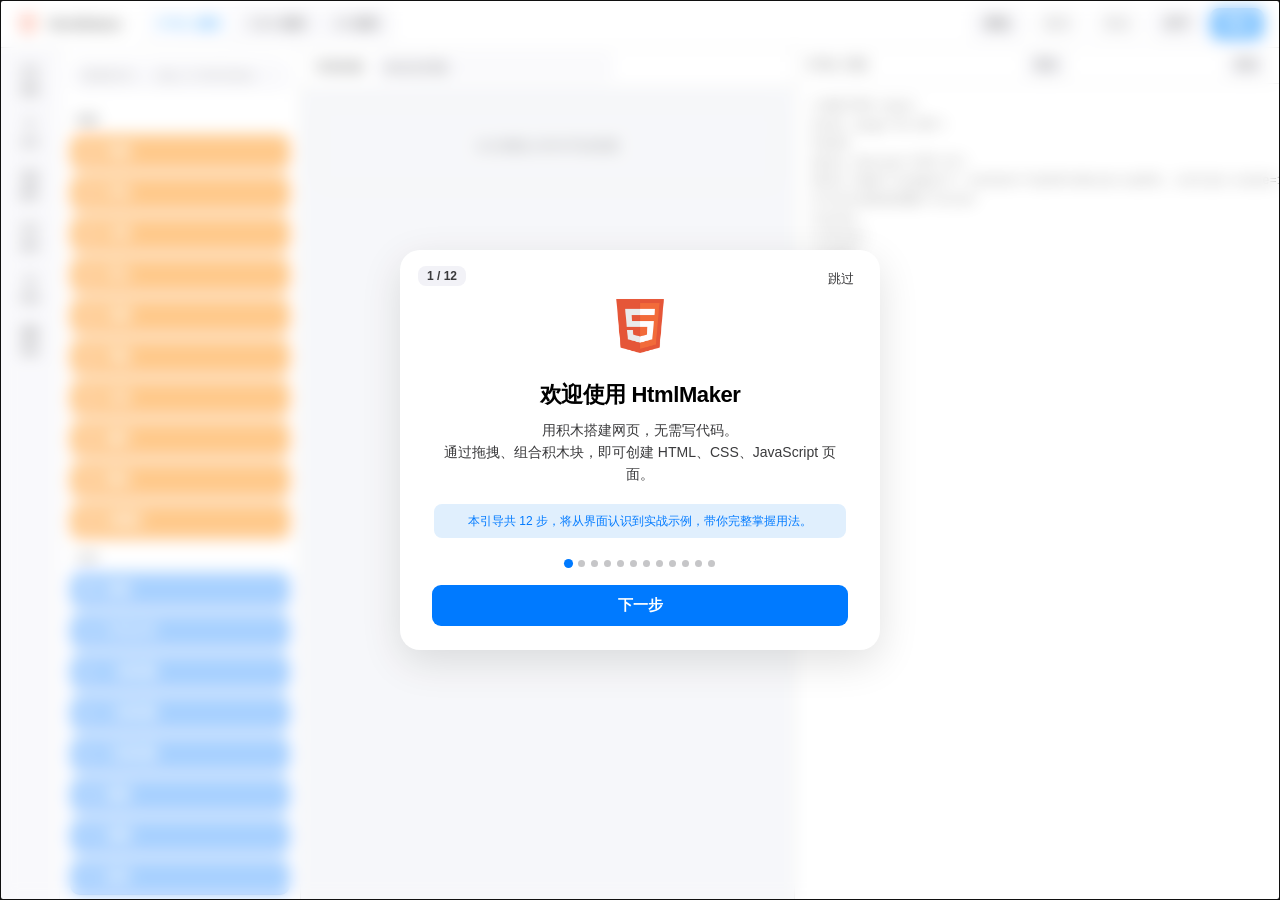
<file: index.html>
<!DOCTYPE html>
<html lang="zh-CN">
<head>
<meta charset="UTF-8" />
<meta name="viewport" content="width=device-width, initial-scale=1.0" />
<title>HtmlMaker</title>
<link rel="stylesheet" href="css/main.css" />
</head>
<body>
  <header id="topbar">
    <div class="brand">
      <img class="brand-mark" id="brandIcon" src="src/img/html5icon.png" alt="HtmlMaker" />
      <span class="brand-name">HtmlMaker</span>
    </div>
    <nav class="page-switch">
      <button class="tab active" data-page="html">HTML 编辑</button>
      <button class="tab" data-page="css">CSS 编辑</button>
      <button class="tab" data-page="js">JS 编辑</button>
    </nav>
    <div class="actions">
      <button class="btn icon-btn" id="btnTheme" title="切换深色/浅色主题">深色</button>
      <button class="btn" id="btnUndo" title="撤销 (Ctrl+Z)">撤销</button>
      <button class="btn" id="btnRedo" title="重做 (Ctrl+Y)">重做</button>
      <button class="btn" id="btnAbout" title="关于 HtmlMaker">关于</button>
      <button class="btn primary" id="btnExport">导出</button>
    </div>
  </header>

  <main id="stage">
    <!-- HTML 页面 -->
    <section id="page-html" class="page active">
      <div class="palette-wrap">
        <nav class="cat-rail" data-rail-page="html" aria-label="HTML 积木分类"></nav>
        <aside class="palette" id="paletteHtml"></aside>
      </div>
      <section class="ws-col">
        <div class="ws-toolbar">
          <label>页面标题</label>
          <input id="pageTitleInput" type="text" placeholder="未命名页面" />
        </div>
        <section class="workspace" id="workspaceHtml"></section>
      </section>
      <section class="preview-wrap">
        <div class="preview-head">
          <span>HTML 代码</span>
          <button class="mini" id="btnPreviewToggle" title="切换预览/代码视图">预览</button>
          <button class="mini" id="btnCopyHtml" title="复制 HTML 代码">复制</button>
        </div>
        <pre id="htmlCode" class="code-view"></pre>
        <iframe id="previewFrame" class="hidden" sandbox="allow-scripts allow-modals allow-forms allow-popups allow-same-origin"></iframe>
      </section>
    </section>

    <!-- CSS 页面 -->
    <section id="page-css" class="page">
      <div class="palette-wrap">
        <nav class="cat-rail" data-rail-page="css" aria-label="CSS 积木分类"></nav>
        <aside class="palette" id="paletteCss"></aside>
      </div>
      <section class="workspace" id="workspaceCss"></section>
      <aside class="css-panel" id="cssPanelCss">
        <div class="preview-head"><span>生成的 CSS</span></div>
        <pre id="cssCodeCss" class="code-view"></pre>
      </aside>
    </section>

    <!-- JS 页面 -->
    <section id="page-js" class="page">
      <div class="palette-wrap">
        <nav class="cat-rail" data-rail-page="js" aria-label="JS 积木分类"></nav>
        <aside class="palette" id="paletteJs"></aside>
      </div>
      <section class="workspace" id="workspaceJs"></section>
      <aside class="css-panel" id="jsPanel">
        <div class="preview-head">
          <span>生成的 JavaScript</span>
          <button class="mini" id="btnCopyJs" title="复制 JS 代码">复制</button>
        </div>
        <pre id="jsCode" class="code-view"></pre>
      </aside>
    </section>
  </main>

  <!-- 右键上下文菜单 -->
  <div id="ctxBackdrop" class="ctx-backdrop hidden">
    <div id="ctxMenu" class="ctx-menu"></div>
  </div>

  <!-- 导出弹窗 -->
  <div id="exportOverlay" class="overlay hidden">
    <div class="props-card">
      <div class="props-head">
        <span>导出</span>
        <button class="mini" id="exportClose">关闭</button>
      </div>
      <div class="props-body">
        <div class="export-tabs">
          <button class="tab active" data-exp="html">完整 HTML</button>
          <button class="tab" data-exp="css">仅 CSS</button>
          <button class="tab" data-exp="js">仅 JS</button>
          <button class="tab" data-exp="json">项目 JSON</button>
        </div>
        <pre id="exportCode" class="export-code"></pre>
        <div class="export-actions">
          <button class="btn primary" id="exportCopy">复制</button>
          <button class="btn" id="exportDownload">下载文件</button>
        </div>
      </div>
    </div>
  </div>

  <!-- 自定义提示框容器（替代 alert） -->
  <div id="toastContainer"></div>

  <!-- 积木悬浮提示框（调色板专用） -->
  <div id="blockTip" class="block-tip hidden"></div>

  <!-- 关于模态框 -->
  <div id="aboutOverlay" class="overlay hidden">
    <div class="about-card">
      <div class="about-icon" id="aboutIcon"></div>
      <h2 class="about-title">HtmlMaker</h2>
      <p class="about-subtitle">可视化 HTML / CSS / JavaScript 积木编辑器</p>
      <div class="about-meta">
        <div class="about-row"><span class="about-key">项目</span><span class="about-val">HtmlMaker</span></div>
        <div class="about-row"><span class="about-key">作者</span><span class="about-val">Clean</span></div>
        <div class="about-row"><span class="about-key">版本</span><span class="about-val">1.1</span></div>
      </div>
      <button class="btn primary about-close" id="aboutClose">关闭</button>
    </div>
  </div>

  <!-- 欢迎界面（首次使用时显示） -->
  <div id="welcomeOverlay" class="overlay hidden">
    <div class="welcome-card">
      <button class="welcome-skip" id="welcomeSkip" title="跳过引导">跳过</button>
      <div class="welcome-progress"><span id="welcomeProgress">1 / 12</span></div>

      <!-- 步骤 0：欢迎 -->
      <div class="welcome-step" data-step="0">
        <div class="welcome-icon"><img src="src/img/html5icon.png" alt="HtmlMaker" /></div>
        <h2 class="welcome-title">欢迎使用 HtmlMaker</h2>
        <p class="welcome-desc">用积木搭建网页，无需写代码。<br/>通过拖拽、组合积木块，即可创建 HTML、CSS、JavaScript 页面。</p>
        <p class="welcome-tip">本引导共 12 步，将从界面认识到实战示例，带你完整掌握用法。</p>
      </div>

      <!-- 步骤 1：界面布局 -->
      <div class="welcome-step hidden" data-step="1">
        <div class="welcome-illust" id="welcomeIllust1"></div>
        <h2 class="welcome-title">认识界面布局</h2>
        <p class="welcome-desc">整个界面分为四个区域：</p>
        <ul class="welcome-list">
          <li><b>顶栏</b>：Logo、页面切换标签、撤销/重做、主题、关于、导出</li>
          <li><b>左侧</b>：分类竖栏 + 积木调色板</li>
          <li><b>中间</b>：工作区（搭建积木的地方）</li>
          <li><b>右侧</b>：代码预览 / 渲染预览面板</li>
        </ul>
        <p class="welcome-tip">HTML 页的工作区顶部还有「页面标题」输入框，可设置网页标题。</p>
      </div>

      <!-- 步骤 2：三页架构 -->
      <div class="welcome-step hidden" data-step="2">
        <div class="welcome-illust" id="welcomeIllust2"></div>
        <h2 class="welcome-title">三页编辑，各司其职</h2>
        <p class="welcome-desc">顶部切换 <b>HTML / CSS / JS</b> 三个编辑页：</p>
        <ul class="welcome-list">
          <li><b>HTML 页</b>：搭建页面结构（容器、文本、媒体、表单、列表、表格）</li>
          <li><b>CSS 页</b>：编写样式（选择器 + 样式属性积木）</li>
          <li><b>JS 页</b>：添加交互（事件、控制流、DOM、运算、字符串等）</li>
        </ul>
        <p class="welcome-tip">三个页面互相独立，切换时数据自动保存，可随时来回切换。</p>
      </div>

      <!-- 步骤 3：调色板与分类竖栏 -->
      <div class="welcome-step hidden" data-step="3">
        <div class="welcome-illust" id="welcomeIllust3"></div>
        <h2 class="welcome-title">调色板与分类导航</h2>
        <p class="welcome-desc">左侧调色板按分类展示所有可用积木：</p>
        <ul class="welcome-list">
          <li>最左侧 <b>竖栏</b>：分类图标+文字，点击快速跳转到对应分类</li>
          <li>中间 <b>积木列表</b>：显示该分类下所有积木</li>
          <li>顶部 <b>搜索框</b>：输入关键词（如「按钮」「颜色」）快速查找</li>
        </ul>
        <p class="welcome-tip">鼠标悬停积木可查看用途说明；竖栏图标会高亮当前分类。</p>
      </div>

      <!-- 步骤 4：拖拽添加积木 -->
      <div class="welcome-step hidden" data-step="4">
        <div class="welcome-illust" id="welcomeIllust4"></div>
        <h2 class="welcome-title">拖拽添加积木</h2>
        <p class="welcome-desc"><b>按住</b>左侧调色板里的积木，<b>拖动</b>到中间工作区：</p>
        <ul class="welcome-list">
          <li>拖到工作区<b>空白处</b>：作为顶级积木</li>
          <li>拖到某个容器积木<b>内部</b>：作为子积木（嵌套）</li>
          <li>拖到两个积木<b>之间</b>：插入到该位置（出现半透明预览）</li>
        </ul>
        <p class="welcome-tip">注意：单击积木<b>不会</b>添加，必须拖拽。拖动时会显示半透明预览。</p>
      </div>

      <!-- 步骤 5：内联参数编辑 -->
      <div class="welcome-step hidden" data-step="5">
        <div class="welcome-illust" id="welcomeIllust5"></div>
        <h2 class="welcome-title">在积木内编辑参数</h2>
        <p class="welcome-desc">很多积木带有<b>内联输入框</b>，点击即可编辑：</p>
        <ul class="welcome-list">
          <li><b>HTML 链接积木</b>：可输入 href 链接地址、target 打开方式</li>
          <li><b>JS 事件积木</b>：可输入选择器（如 <code>#btn</code>）</li>
          <li><b>变量积木</b>：可输入变量名和值</li>
          <li><b>运算积木</b>：可输入 A、B 两个操作数，结果存入指定变量</li>
        </ul>
        <p class="welcome-tip">输入框有灰色占位符提示格式，如 <code>#btn</code>、<code>1000</code>、<code>hello</code>。参数会自动替换到生成的代码中。</p>
      </div>

      <!-- 步骤 6：嵌套、移动与删除 -->
      <div class="welcome-step hidden" data-step="6">
        <div class="welcome-illust" id="welcomeIllust6"></div>
        <h2 class="welcome-title">嵌套、移动与删除</h2>
        <p class="welcome-desc">积木可以层层嵌套，构建复杂结构：</p>
        <ul class="welcome-list">
          <li><b>容器积木</b>（div、section、ul 等）可放入子标签</li>
          <li><b>拖动已有积木</b>到新位置可重新排列或改变嵌套关系</li>
          <li><b>拖回左侧调色板</b>：删除该积木</li>
          <li><b>选中积木</b>后按 <code>Delete</code> 键：删除</li>
        </ul>
        <p class="welcome-tip">不兼容的嵌套会自动提示并拒绝（如把视频属性放进段落）。</p>
      </div>

      <!-- 步骤 7：右键菜单 -->
      <div class="welcome-step hidden" data-step="7">
        <div class="welcome-illust" id="welcomeIllust7"></div>
        <h2 class="welcome-title">右键菜单：更多操作</h2>
        <p class="welcome-desc"><b>右键</b>点击积木或工作区，打开自定义菜单：</p>
        <ul class="welcome-list">
          <li><b>复制 / 粘贴 / 原地复制</b>：快速克隆积木</li>
          <li><b>删除</b>：移除当前积木</li>
          <li><b>编辑标签属性</b>：href、src、placeholder、type 等</li>
          <li><b>编辑样式</b>：颜色、尺寸、边距、定位、悬停样式</li>
          <li><b>编辑文本内容</b>：直接输入段落、标题、按钮文字</li>
        </ul>
        <p class="welcome-tip">点击页面其他位置或按 <code>Esc</code> 关闭菜单。不同类型积木的菜单选项不同。</p>
      </div>

      <!-- 步骤 8：过渡到交互式引导 -->
      <div class="welcome-step hidden" data-step="8">
        <div class="welcome-illust" id="welcomeIllust8"></div>
        <h2 class="welcome-title">接下来：实操练习</h2>
        <p class="welcome-desc">理论部分结束，现在跟着引导<b>实际操作</b>一遍：</p>
        <ul class="welcome-list">
          <li>切换 HTML / CSS / JS 三个编辑页</li>
          <li>从调色板拖一个积木到工作区</li>
          <li>体验真实的拖拽与搭建流程</li>
        </ul>
        <p class="welcome-tip">点击「开始实操」进入交互式引导，高亮元素会指引你每一步操作。</p>
      </div>

      <!-- 步骤 9：CSS 样式编辑 -->
      <div class="welcome-step hidden" data-step="9">
        <div class="welcome-illust" id="welcomeIllust9"></div>
        <h2 class="welcome-title">CSS 样式编辑</h2>
        <p class="welcome-desc">切换到 <b>CSS 页</b>，用积木搭建样式规则：</p>
        <ul class="welcome-list">
          <li>先拖入<b>选择器</b>（标签 / 类 / ID）作为起点</li>
          <li>再拖入<b>样式属性积木</b>（颜色、尺寸、边距、定位等）</li>
          <li>点击属性积木内的输入框修改值（颜色用取色器）</li>
          <li>右侧实时显示生成的 CSS 代码</li>
        </ul>
        <p class="welcome-tip">样式属性积木必须放在选择器内，像 CSS 规则 <code>{ 属性: 值 }</code> 一样。多个选择器互相独立。</p>
      </div>

      <!-- 步骤 10：JS 交互编辑 -->
      <div class="welcome-step hidden" data-step="10">
        <div class="welcome-illust" id="welcomeIllust10"></div>
        <h2 class="welcome-title">JS 交互编辑</h2>
        <p class="welcome-desc">切换到 <b>JS 页</b>，用积木搭建 JavaScript 逻辑：</p>
        <ul class="welcome-list">
          <li><b>事件积木</b>（页面加载、点击、输入）作为顶级起点</li>
          <li><b>控制流</b>（如果、循环、判断分支）可嵌套子语句</li>
          <li><b>运算 / 字符串 / 数组 / 对象 / JSON</b> 等分类提供丰富操作</li>
          <li><b>DOM 操作</b>修改元素，<b>输出</b>积木打印日志/弹窗</li>
        </ul>
        <p class="welcome-tip">事件积木只能放顶层；「等待 N 秒」需放在事件内才会暂停后续代码；运算/字符串结果会存入你指定的变量。</p>
      </div>

      <!-- 步骤 11：预览、导出与快捷键 -->
      <div class="welcome-step hidden" data-step="11">
        <div class="welcome-illust" id="welcomeIllust11"></div>
        <h2 class="welcome-title">预览、导出与快捷键</h2>
        <p class="welcome-desc">完成搭建后，可以预览、导出和高效操作：</p>
        <ul class="welcome-list">
          <li>右侧 <b>「预览」</b>按钮：切换到渲染视图（含 JS 执行）</li>
          <li><b>「复制」</b>按钮：复制生成的代码</li>
          <li>右上角 <b>「导出」</b>：完整 HTML / 仅 CSS / 仅 JS / 项目 JSON</li>
          <li><b>Ctrl+Z / Ctrl+Y</b>：撤销 / 重做　<code>Ctrl+C/V/D</code>：复制/粘贴/原地复制</li>
          <li><b>Delete</b>：删除选中积木　<code>Ctrl+S</code>：手动保存</li>
        </ul>
        <p class="welcome-tip">项目数据自动保存到浏览器本地，刷新不丢失。准备好了？点击「开始使用」开启你的积木编程之旅！</p>
      </div>

      <div class="welcome-dots">
        <span class="welcome-dot active" data-go="0"></span>
        <span class="welcome-dot" data-go="1"></span>
        <span class="welcome-dot" data-go="2"></span>
        <span class="welcome-dot" data-go="3"></span>
        <span class="welcome-dot" data-go="4"></span>
        <span class="welcome-dot" data-go="5"></span>
        <span class="welcome-dot" data-go="6"></span>
        <span class="welcome-dot" data-go="7"></span>
        <span class="welcome-dot" data-go="8"></span>
        <span class="welcome-dot" data-go="9"></span>
        <span class="welcome-dot" data-go="10"></span>
        <span class="welcome-dot" data-go="11"></span>
      </div>
      <div class="welcome-actions">
        <button class="btn welcome-prev hidden" id="welcomePrev">上一步</button>
        <button class="btn primary welcome-next" id="welcomeNext">下一步</button>
        <button class="btn primary welcome-start hidden" id="welcomeStart">开始使用</button>
      </div>
    </div>
  </div>

  <!-- 交互式引导层（教练模式） -->
  <div id="coachLayer" class="coach-layer hidden">
    <div class="coach-highlight" id="coachHighlight"></div>
    <div class="coach-card" id="coachCard">
      <div class="coach-step-num" id="coachStepNum">1 / 4</div>
      <h3 class="coach-title" id="coachTitle"></h3>
      <p class="coach-desc" id="coachDesc"></p>
      <div class="coach-actions">
        <button class="btn coach-skip" id="coachSkip">跳过实操</button>
        <button class="btn primary coach-next hidden" id="coachNext">下一步</button>
      </div>
    </div>
  </div>

  <script src="js/icons.js"></script>
  <script src="js/store.js"></script>
  <script src="js/blocks.js"></script>
  <script src="js/engine.js"></script>
  <script src="js/props.js"></script>
  <script src="js/compile.js"></script>
  <script src="js/preview.js"></script>
  <script src="js/cssPage.js"></script>
  <script src="js/jsPage.js"></script>
  <script src="js/export.js"></script>
  <script src="js/app.js"></script>
</body>
</html>
</file>
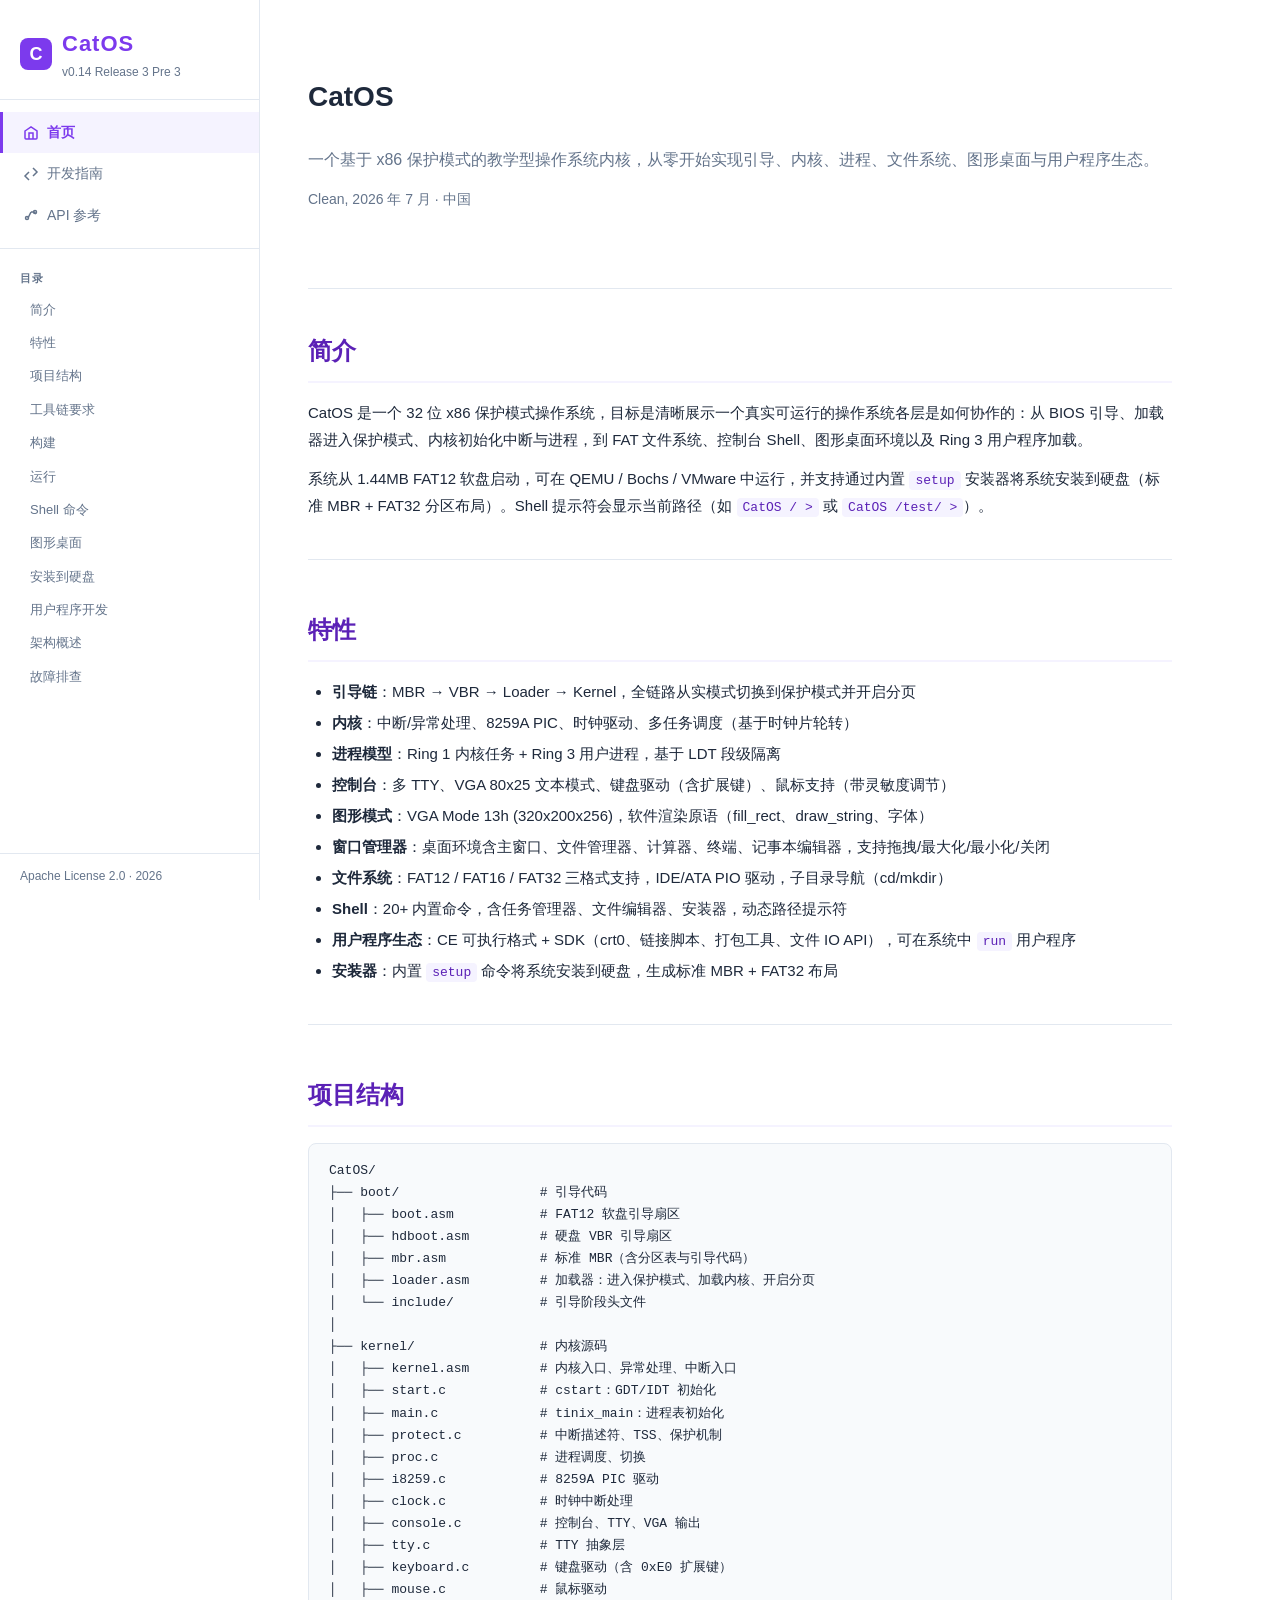
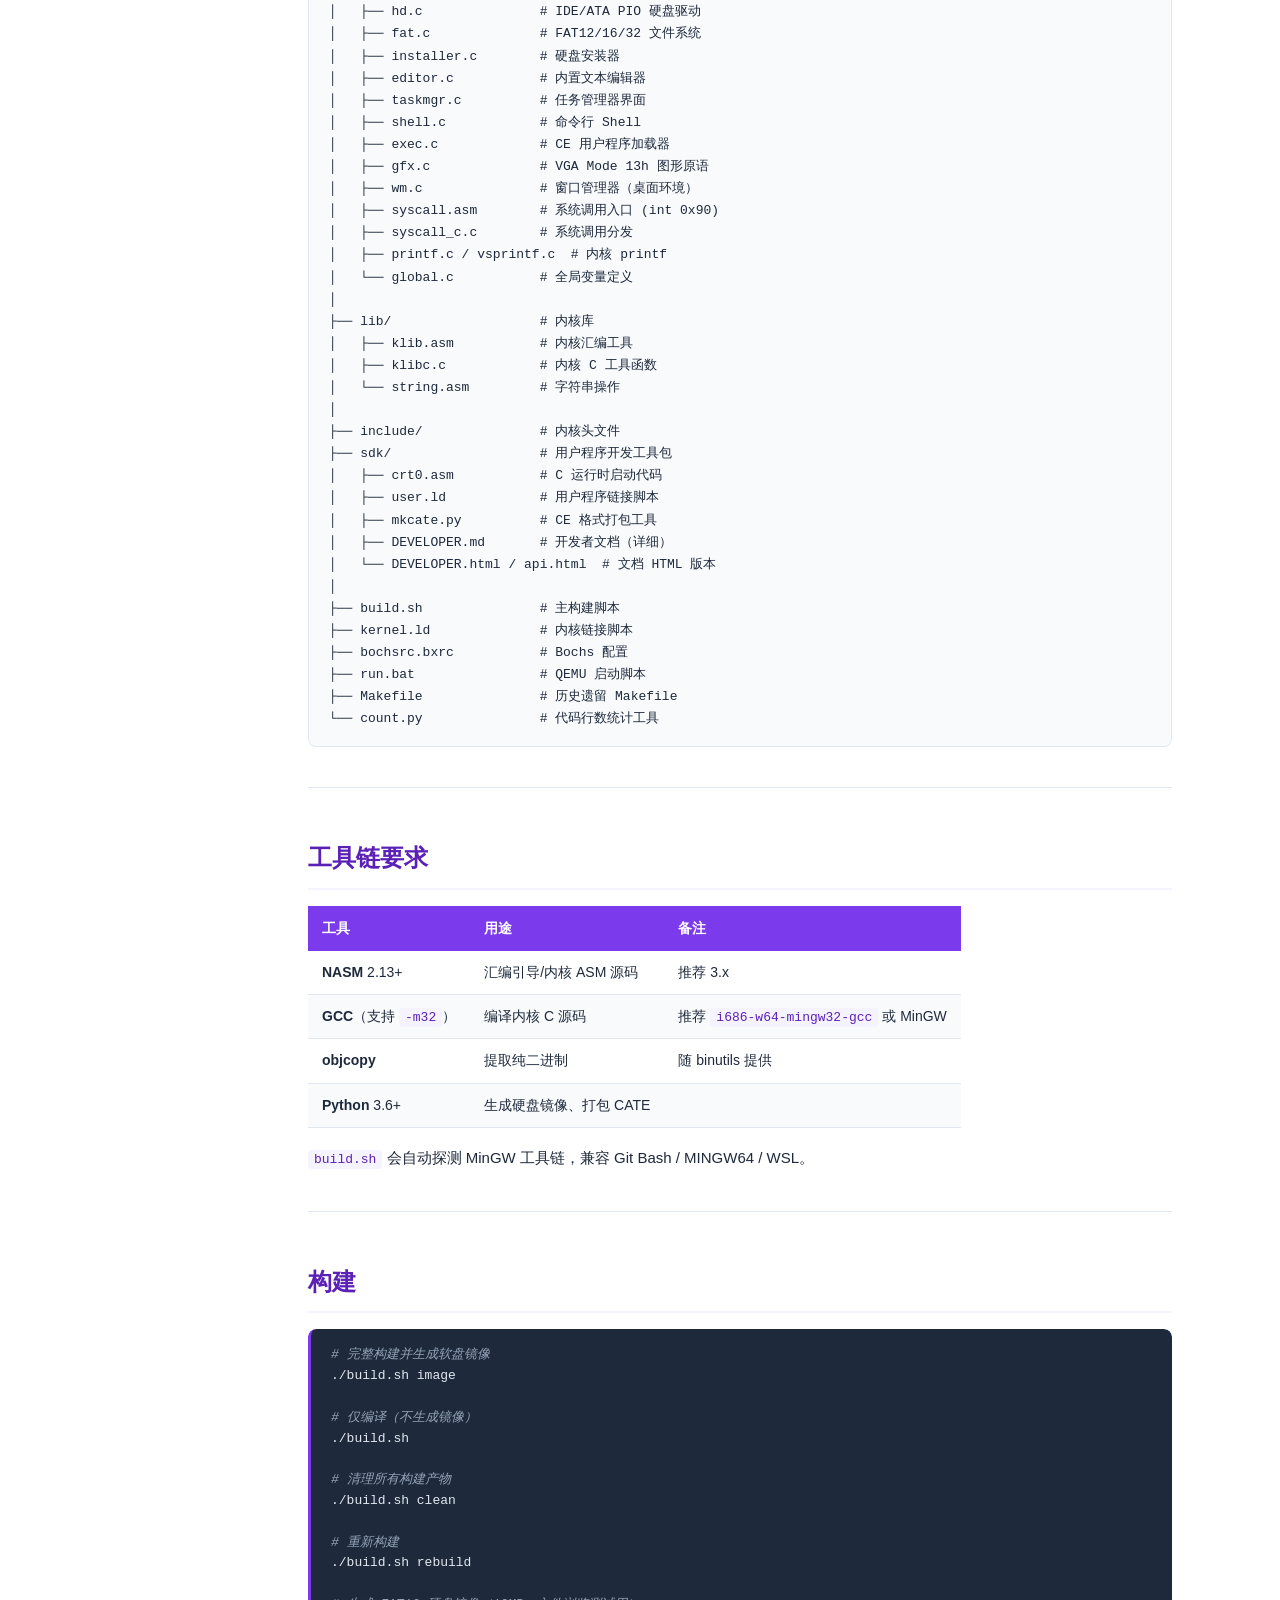
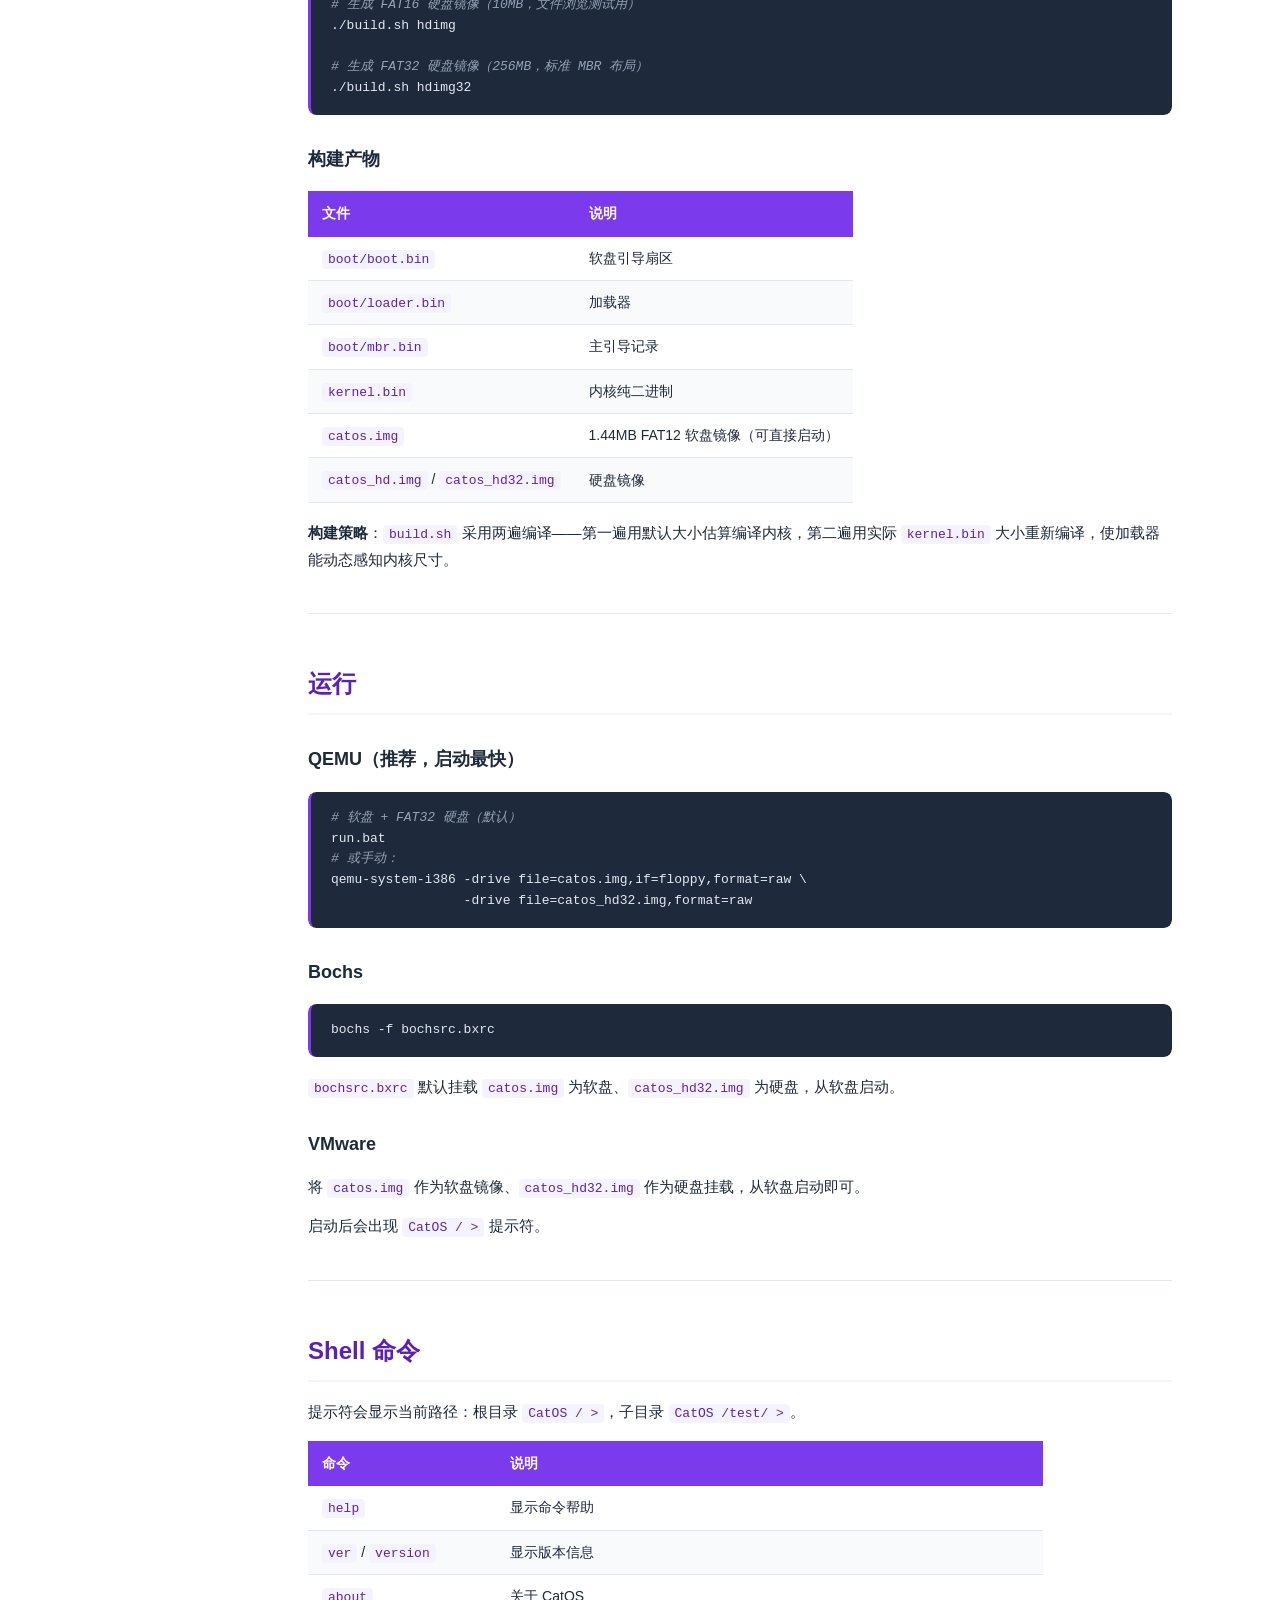
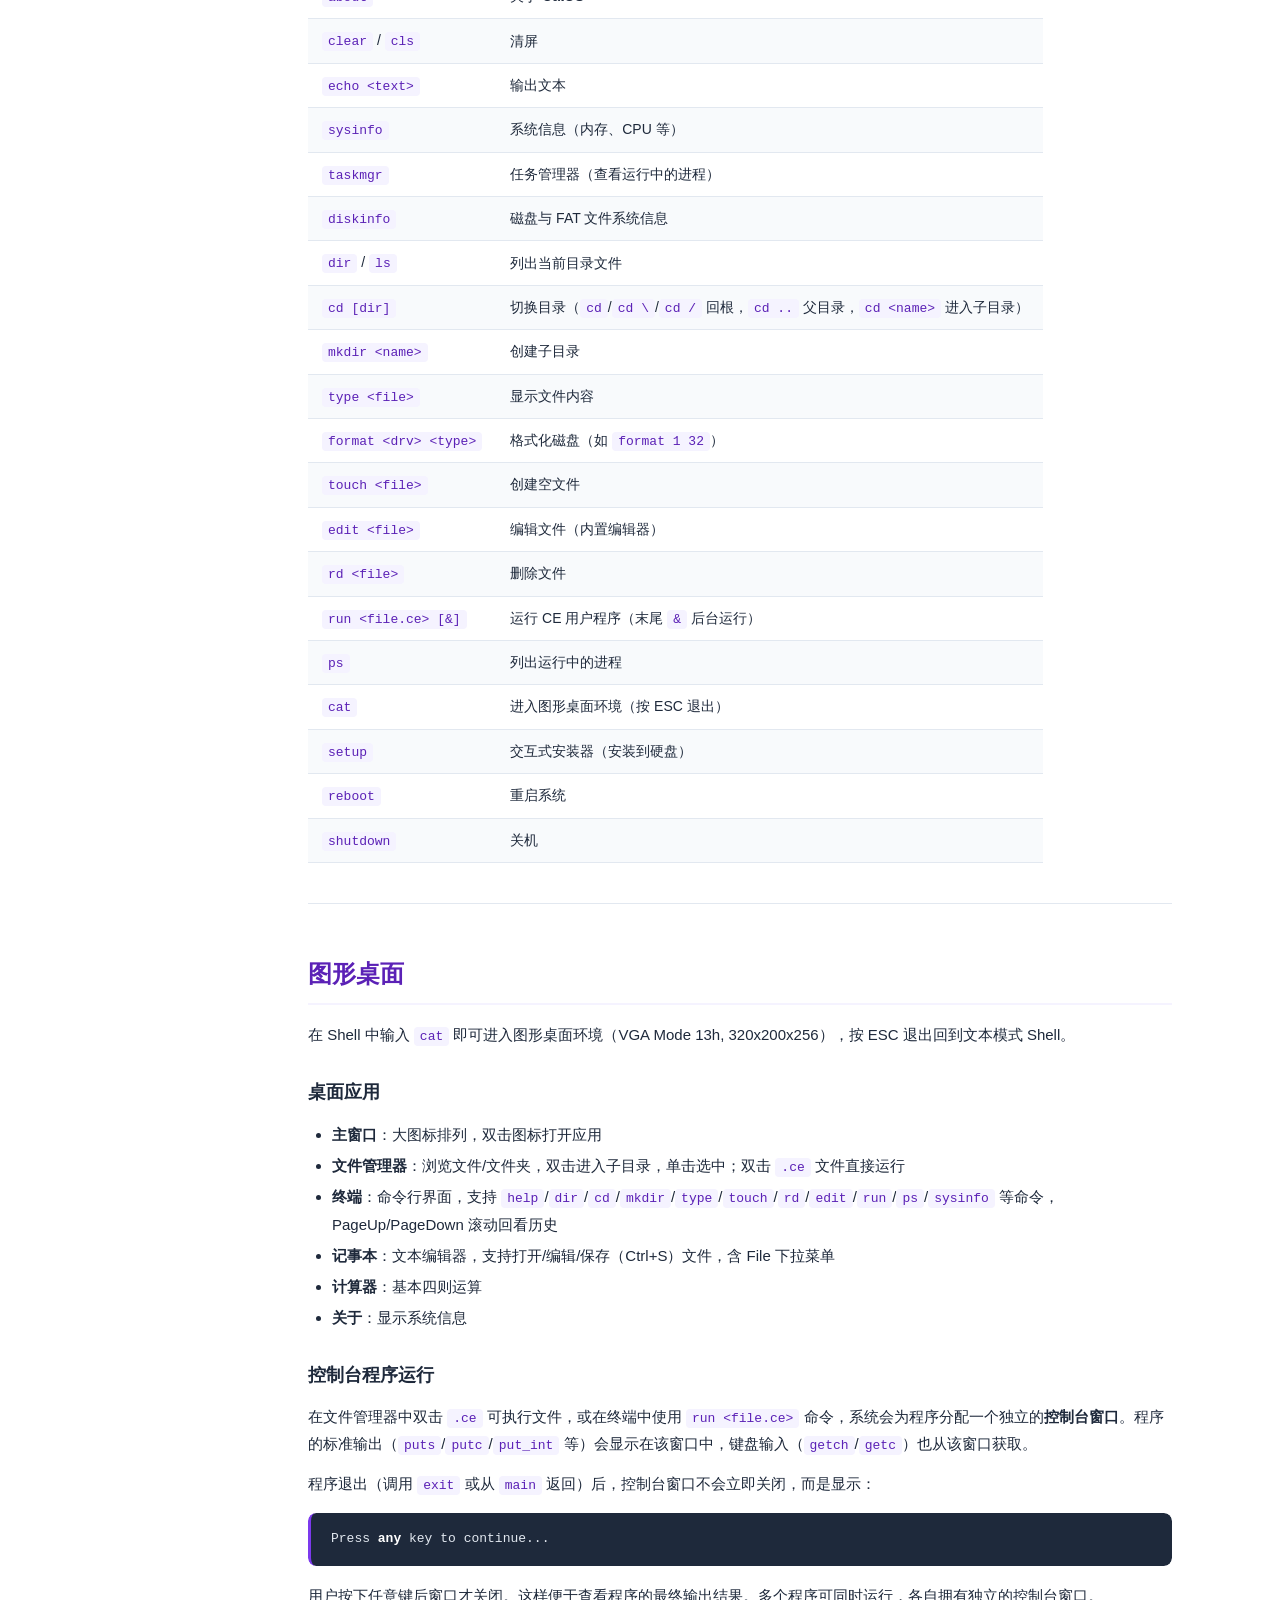
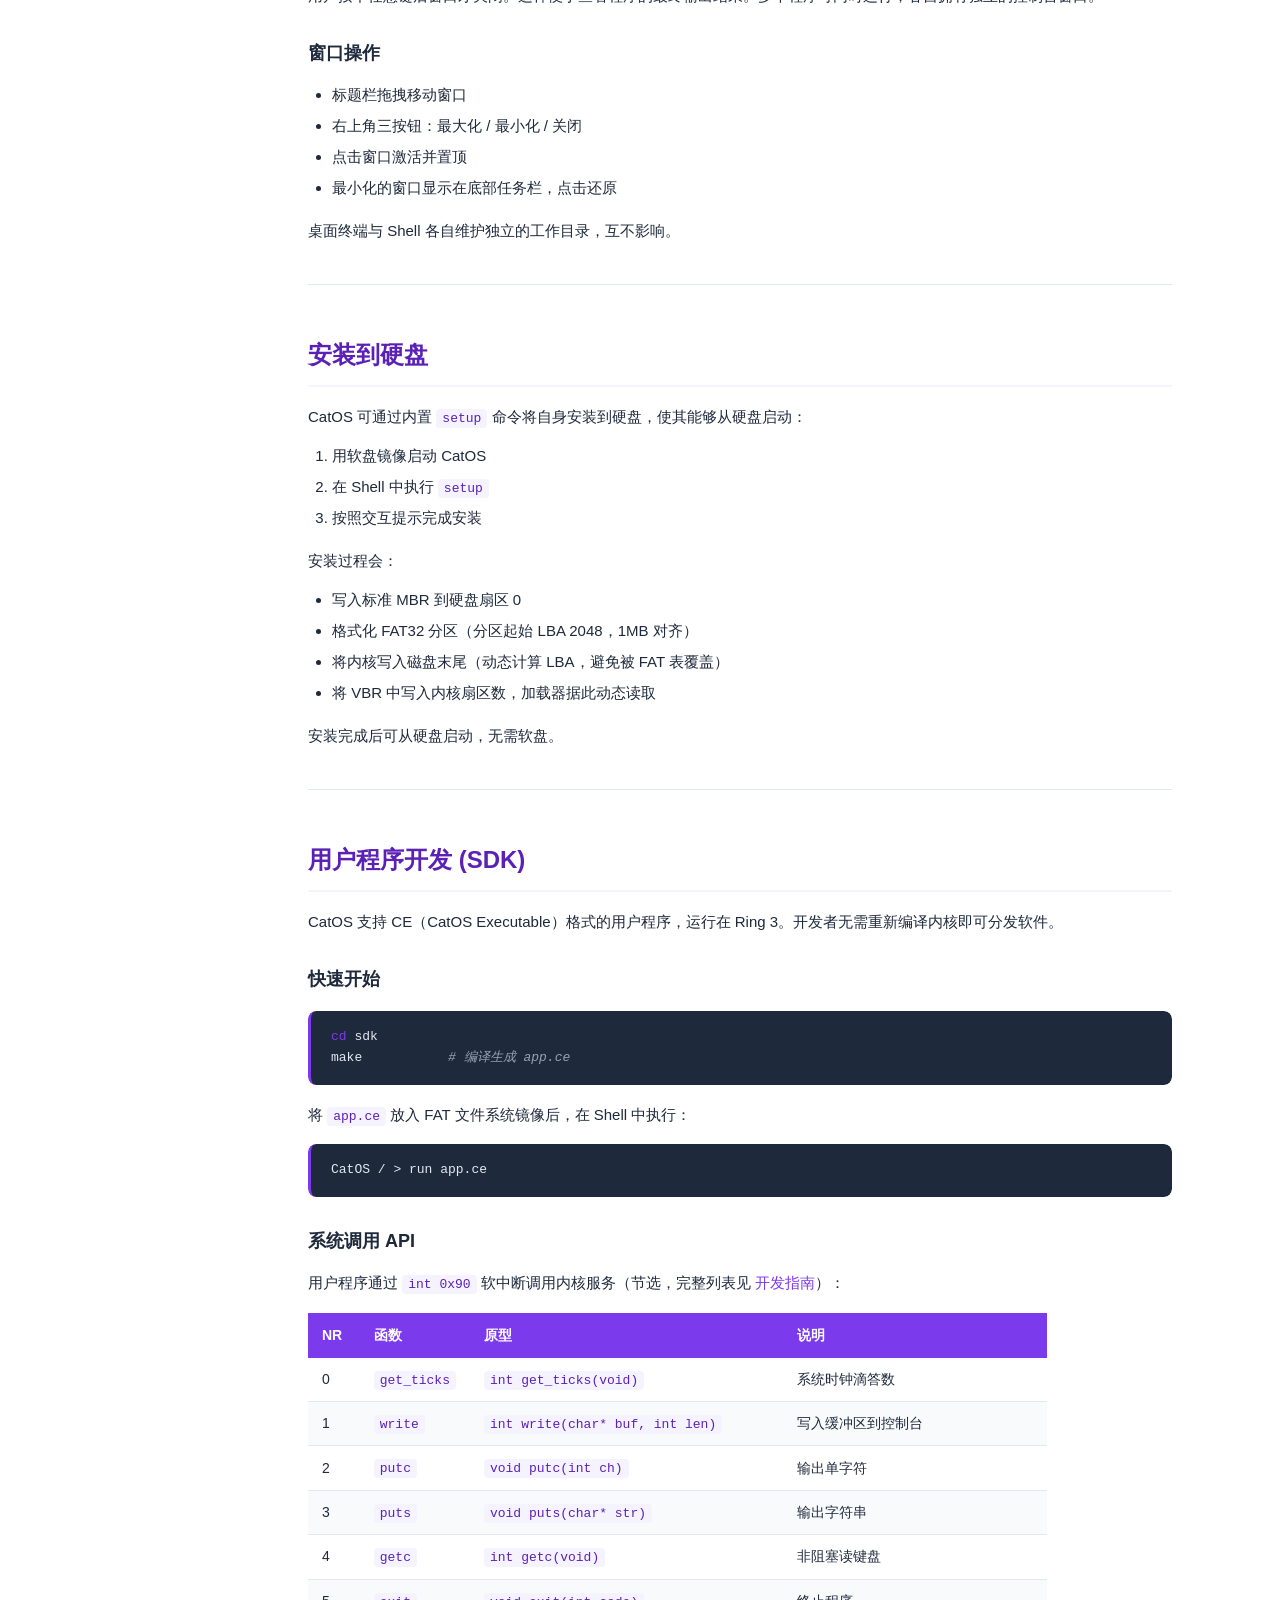
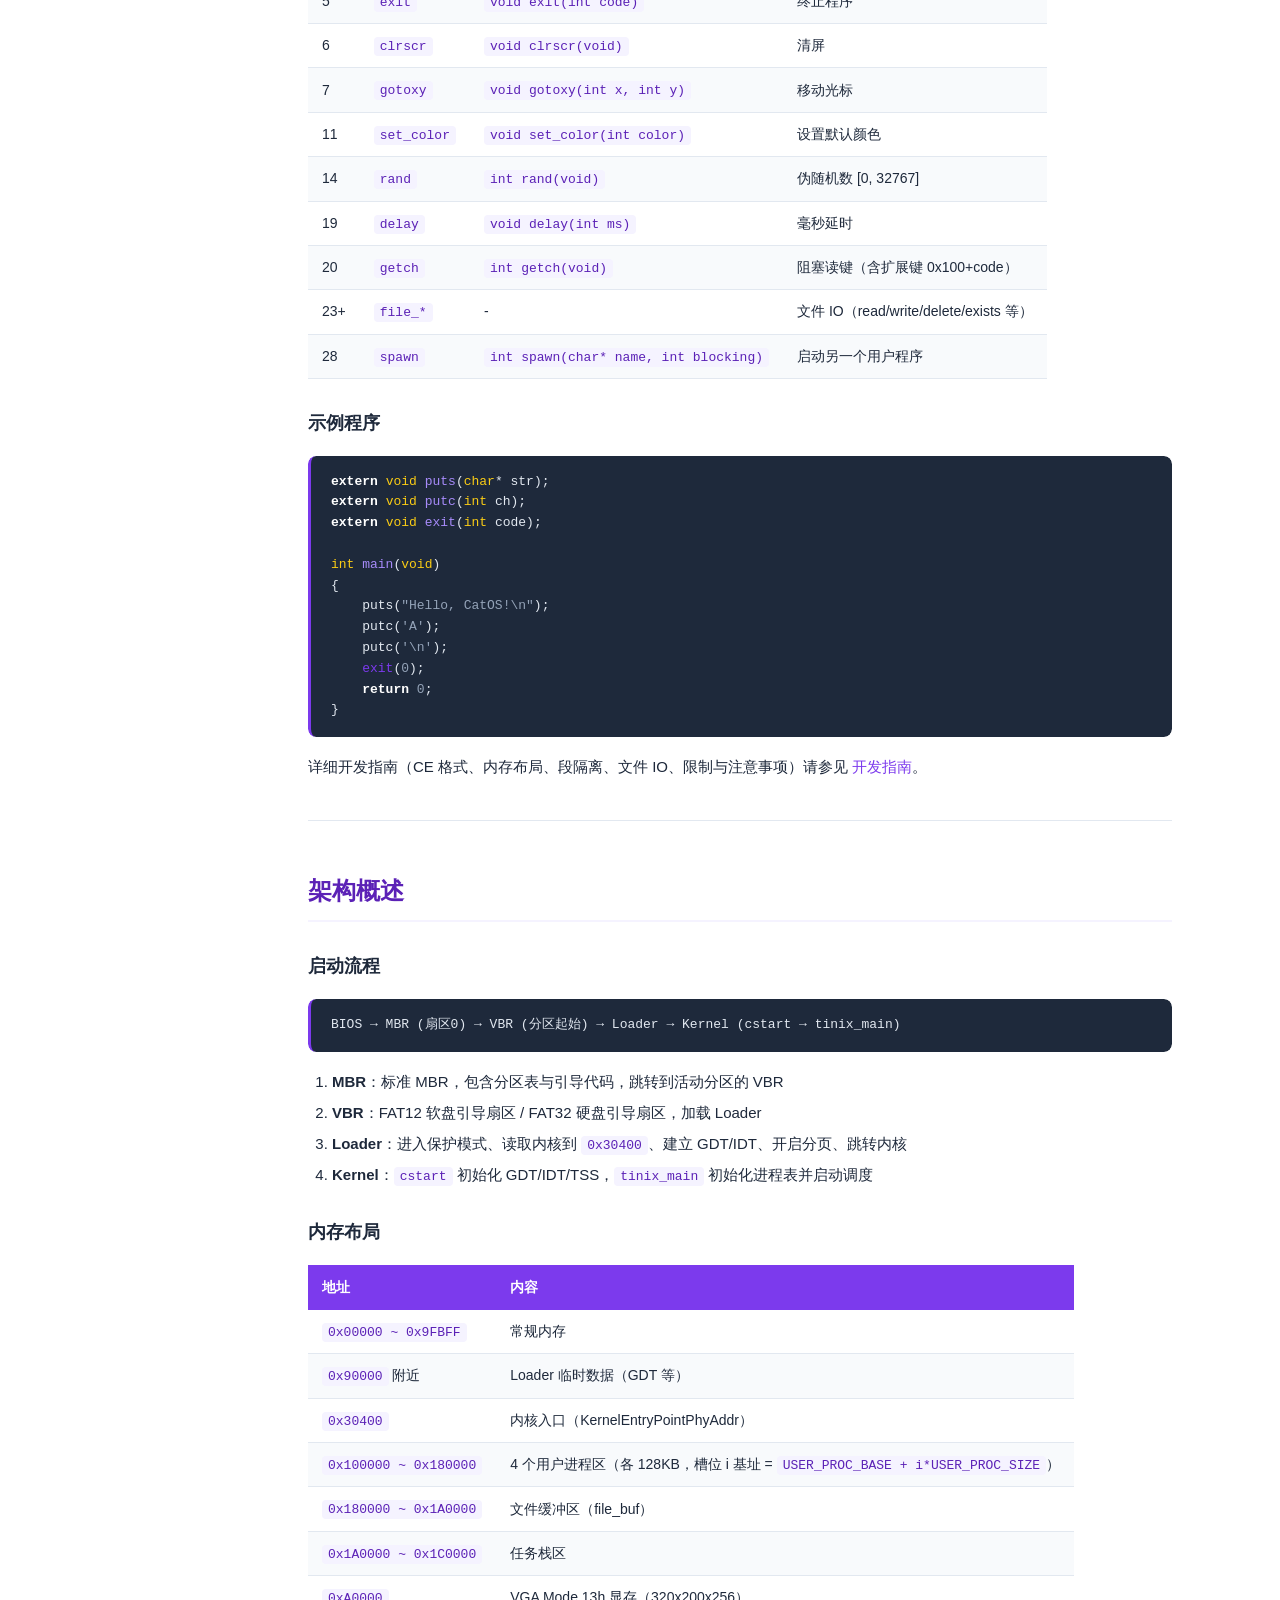
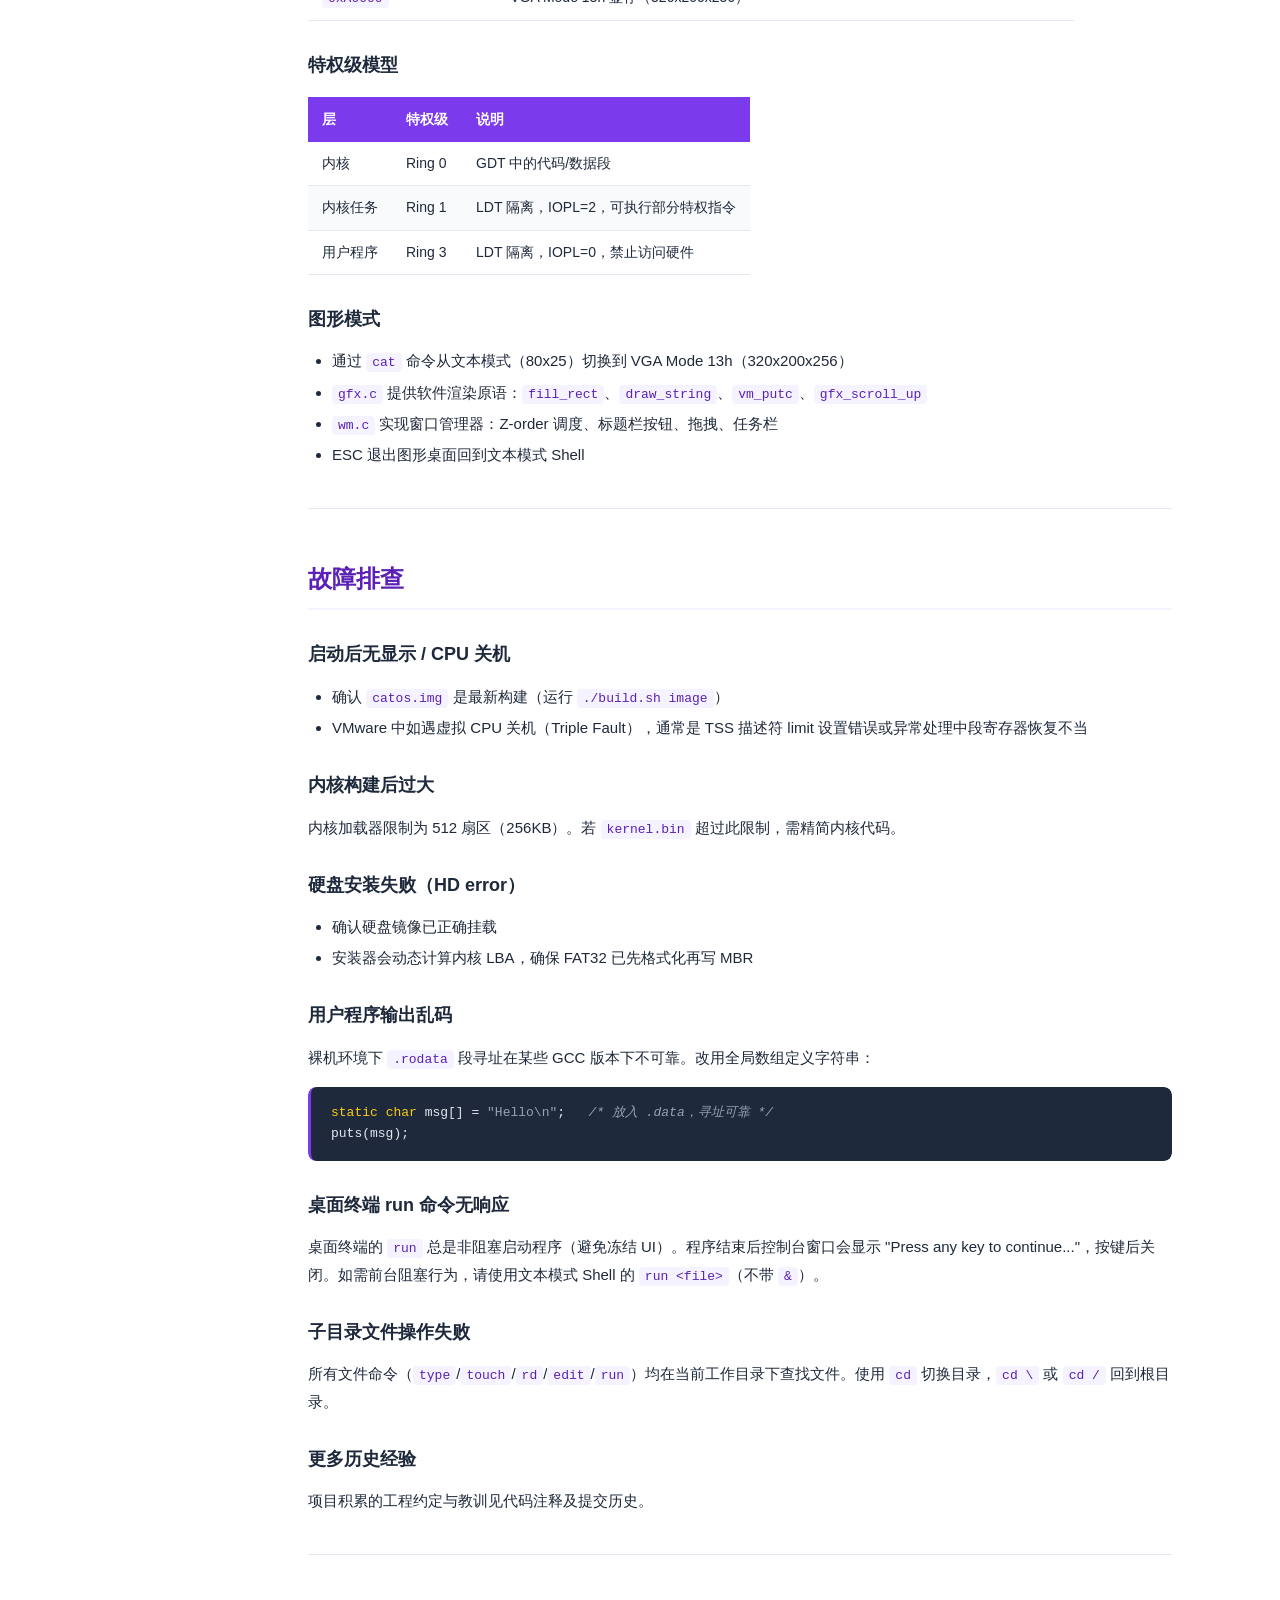
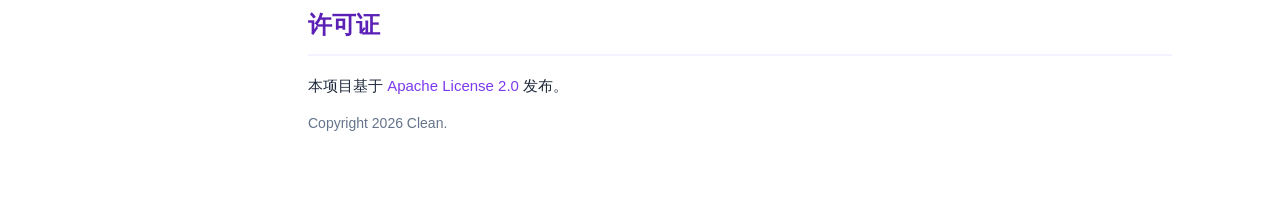
<file: CatOS/docs/index.html>
<!DOCTYPE html>
<html lang="zh-CN">
<head>
<meta charset="UTF-8">
<meta name="viewport" content="width=device-width, initial-scale=1.0">
<title>CatOS — 文档首页</title>
<style>
  :root {
    --purple: #7c3aed;
    --purple-dark: #5b21b6;
    --purple-light: #a78bfa;
    --purple-bg: #f5f3ff;
    --bg: #ffffff;
    --bg-secondary: #f8fafc;
    --text: #1e293b;
    --text-secondary: #64748b;
    --border: #e2e8f0;
    --code-bg: #1e293b;
    --shadow: 0 1px 3px rgba(0,0,0,0.1);
    --shadow-lg: 0 4px 24px rgba(0,0,0,0.12);
    --radius: 8px;
    --sidebar-width: 260px;
  }

  *, *::before, *::after { box-sizing: border-box; margin: 0; padding: 0; }

  html { scroll-behavior: smooth; scroll-padding-top: 24px; }

  body {
    font-family: "Noto Sans SC", "PingFang SC", "Microsoft YaHei", "HarmonyOS Sans", "Source Han Sans SC", sans-serif;
    font-size: 15px;
    line-height: 1.8;
    color: var(--text);
    background: var(--bg);
    display: flex;
    min-height: 100vh;
  }

  a { color: var(--purple); text-decoration: none; }
  a:hover { color: var(--purple-dark); text-decoration: underline; }

  /* ── Sidebar ── */
  .sidebar {
    position: fixed;
    top: 0; left: 0;
    width: var(--sidebar-width);
    height: 100vh;
    background: var(--bg);
    border-right: 1px solid var(--border);
    display: flex;
    flex-direction: column;
    z-index: 100;
    transition: transform 0.3s ease;
    overflow-y: auto;
  }

  .sidebar-brand {
    padding: 24px 20px 16px;
    border-bottom: 1px solid var(--border);
  }
  .sidebar-brand a {
    display: flex;
    align-items: center;
    gap: 10px;
    text-decoration: none;
  }
  .sidebar-brand svg { flex-shrink: 0; }
  .sidebar-brand h1 {
    font-size: 22px;
    font-weight: 700;
    color: var(--purple);
    letter-spacing: 1px;
  }
  .sidebar-brand span {
    font-size: 12px;
    color: var(--text-secondary);
    display: block;
    margin-top: -2px;
  }

  .sidebar-nav {
    padding: 12px 0;
    border-bottom: 1px solid var(--border);
  }
  .sidebar-nav a {
    display: flex;
    align-items: center;
    gap: 8px;
    padding: 8px 20px;
    font-size: 14px;
    color: var(--text-secondary);
    transition: all 0.15s;
    border-left: 3px solid transparent;
  }
  .sidebar-nav a svg { flex-shrink: 0; }
  .sidebar-nav a:hover,
  .sidebar-nav a.active {
    color: var(--purple);
    background: var(--purple-bg);
    text-decoration: none;
    border-left-color: var(--purple);
  }
  .sidebar-nav a.active { font-weight: 600; }

  .sidebar-toc {
    padding: 12px 0;
    flex: 1;
    overflow-y: auto;
  }
  .sidebar-toc-label {
    font-size: 11px;
    font-weight: 600;
    text-transform: uppercase;
    letter-spacing: 1px;
    color: var(--text-secondary);
    padding: 8px 20px 4px;
  }
  .sidebar-toc a {
    display: block;
    padding: 5px 20px 5px 28px;
    font-size: 13px;
    color: var(--text-secondary);
    border-left: 2px solid transparent;
    transition: all 0.15s;
    white-space: nowrap;
    overflow: hidden;
    text-overflow: ellipsis;
  }
  .sidebar-toc a:hover,
  .sidebar-toc a.active {
    color: var(--purple);
    background: var(--purple-bg);
    text-decoration: none;
    border-left-color: var(--purple);
  }

  .sidebar-footer {
    padding: 12px 20px;
    border-top: 1px solid var(--border);
    font-size: 12px;
    color: var(--text-secondary);
  }

  /* ── Main Content ── */
  .main {
    margin-left: var(--sidebar-width);
    flex: 1;
    min-width: 0;
    padding: 0;
    max-width: 960px;
  }

  .content {
    padding: 40px 48px 80px;
  }

  /* ── Hamburger ── */
  .hamburger {
    display: none;
    position: fixed;
    top: 12px; left: 12px;
    z-index: 200;
    width: 40px; height: 40px;
    border: none;
    background: var(--bg);
    border-radius: var(--radius);
    box-shadow: var(--shadow);
    cursor: pointer;
    align-items: center;
    justify-content: center;
    padding: 8px;
  }
  .hamburger span {
    display: block;
    width: 24px; height: 2px;
    background: var(--text);
    border-radius: 2px;
    position: relative;
    transition: 0.3s;
  }
  .hamburger span::before,
  .hamburger span::after {
    content: '';
    position: absolute;
    left: 0;
    width: 24px; height: 2px;
    background: var(--text);
    border-radius: 2px;
    transition: 0.3s;
  }
  .hamburger span::before { top: -7px; }
  .hamburger span::after { top: 7px; }
  .hamburger.open span { background: transparent; }
  .hamburger.open span::before { top: 0; transform: rotate(45deg); }
  .hamburger.open span::after { top: 0; transform: rotate(-45deg); }

  .overlay {
    display: none;
    position: fixed;
    inset: 0;
    background: rgba(0,0,0,0.4);
    z-index: 99;
  }

  /* ── Typography ── */
  .content h2 {
    font-size: 24px;
    font-weight: 700;
    color: var(--purple-dark);
    margin: 48px 0 16px;
    padding-bottom: 8px;
    border-bottom: 2px solid var(--purple-bg);
    scroll-margin-top: 24px;
  }
  .content h2:first-of-type { margin-top: 0; }

  .content h3 {
    font-size: 18px;
    font-weight: 600;
    color: var(--text);
    margin: 28px 0 12px;
  }

  .content h4 {
    font-size: 15px;
    font-weight: 600;
    color: var(--text);
    margin: 20px 0 8px;
  }

  .content p { margin: 12px 0; }

  .content ul, .content ol {
    margin: 8px 0 16px;
    padding-left: 24px;
  }
  .content li { margin: 4px 0; }

  .content hr {
    border: none;
    border-top: 1px solid var(--border);
    margin: 40px 0;
  }

  blockquote {
    margin: 16px 0;
    padding: 12px 20px;
    border-left: 4px solid var(--purple-light);
    background: var(--purple-bg);
    border-radius: 0 var(--radius) var(--radius) 0;
    color: var(--text-secondary);
    font-size: 14px;
  }
  blockquote p { margin: 0; }

  strong { font-weight: 600; }

  /* ── Code Blocks ── */
  .code-wrapper {
    position: relative;
    margin: 16px 0;
    border-radius: var(--radius);
    overflow: hidden;
  }
  .code-wrapper .copy-btn {
    position: absolute;
    top: 8px; right: 8px;
    padding: 4px 10px;
    font-size: 12px;
    background: rgba(255,255,255,0.1);
    color: #94a3b8;
    border: 1px solid rgba(255,255,255,0.15);
    border-radius: 4px;
    cursor: pointer;
    transition: 0.15s;
    font-family: inherit;
    opacity: 0;
  }
  .code-wrapper:hover .copy-btn { opacity: 1; }
  .code-wrapper .copy-btn:hover {
    background: rgba(255,255,255,0.2);
    color: #fff;
  }
  .code-wrapper .copy-btn.copied {
    background: #22c55e;
    color: #fff;
    border-color: #22c55e;
  }
  pre {
    background: var(--code-bg);
    color: #e2e8f0;
    padding: 16px 20px;
    border-radius: var(--radius);
    overflow-x: auto;
    font-family: "JetBrains Mono", "Fira Code", "Cascadia Code", "Consolas", monospace;
    font-size: 13px;
    line-height: 1.6;
    border-left: 3px solid var(--purple);
    tab-size: 4;
  }
  pre code { background: none; padding: 0; font-size: inherit; border-radius: 0; }

  code {
    background: var(--purple-bg);
    color: var(--purple-dark);
    padding: 2px 6px;
    border-radius: 4px;
    font-family: "JetBrains Mono", "Fira Code", "Cascadia Code", "Consolas", monospace;
    font-size: 13px;
  }
  pre code { background: none; color: inherit; padding: 0; }

  /* Syntax highlighting for code blocks */
  .hljs-comment { color: #94a3b8; font-style: italic; }
  .hljs-keyword { color: #fff; font-weight: 700; }
  .hljs-string { color: #94a3b8; }
  .hljs-number { color: #94a3b8; }
  .hljs-function { color: #a78bfa; }
  .hljs-title { color: #a78bfa; }
  .hljs-built_in { color: #7c3aed; }
  .hljs-type { color: #facc15; }
  .hljs-attr { color: #a78bfa; }
  .hljs-params { color: #e2e8f0; }
  .hljs-literal { color: #facc15; }
  .hljs-symbol { color: #facc15; }
  .hljs-variable { color: #e2e8f0; }
  .hljs-punctuation { color: #e2e8f0; }
  .hljs-property { color: #a78bfa; }
  .hljs-selector-class { color: #a78bfa; }
  .hljs-selector-tag { color: #fff; font-weight: 700; }
  .hljs-params { color: #e2e8f0; }
  .hljs-meta { color: #94a3b8; }
  .hljs-meta .hljs-keyword { color: #94a3b8; font-weight: 400; }
  .hljs-meta .hljs-string { color: #94a3b8; }

  /* ── Tables ── */
  .content table {
    width: 100%;
    border-collapse: collapse;
    margin: 16px 0;
    font-size: 14px;
    overflow-x: auto;
    display: block;
  }
  .content table thead {
    background: var(--purple);
    color: #fff;
  }
  .content table th {
    padding: 10px 14px;
    text-align: left;
    font-weight: 600;
    white-space: nowrap;
  }
  .content table td {
    padding: 9px 14px;
    border-bottom: 1px solid var(--border);
  }
  .content table tbody tr:nth-child(even) {
    background: var(--bg-secondary);
  }
  .content table tbody tr:hover {
    background: var(--purple-bg);
  }

  /* ── Back to Top ── */
  .back-to-top {
    position: fixed;
    bottom: 32px; right: 32px;
    width: 44px; height: 44px;
    border-radius: 50%;
    background: var(--purple);
    color: #fff;
    border: none;
    cursor: pointer;
    box-shadow: var(--shadow-lg);
    display: flex;
    align-items: center;
    justify-content: center;
    transition: all 0.25s;
    opacity: 0;
    transform: translateY(16px);
    pointer-events: none;
    z-index: 50;
  }
  .back-to-top.visible {
    opacity: 1;
    transform: translateY(0);
    pointer-events: auto;
  }
  .back-to-top:hover {
    background: var(--purple-dark);
    transform: translateY(-2px);
  }

  /* ── Responsive ── */
  @media (max-width: 768px) {
    body { display: block; }
    .sidebar { transform: translateX(-100%); }
    .sidebar.open { transform: translateX(0); }
    .main { margin-left: 0; }
    .content { padding: 56px 20px 40px; }
    .hamburger { display: flex; }
    .overlay.open { display: block; }
    .back-to-top { bottom: 20px; right: 20px; width: 40px; height: 40px; }
    .content h2 { font-size: 20px; }
    .sidebar-toc a { font-size: 14px; padding: 6px 20px 6px 28px; }
  }

  @media (max-width: 480px) {
    .content { padding: 52px 16px 32px; }
    .content table { font-size: 13px; }
    .content table th,
    .content table td { padding: 6px 8px; }
  }

  /* ── Version badge ── */
  .version-badge {
    display: inline-block;
    font-size: 12px;
    font-weight: 600;
    background: var(--purple-bg);
    color: var(--purple);
    padding: 2px 10px;
    border-radius: 20px;
    margin-left: 8px;
  }

  /* ── Section highlight ── */
  .section-highlight {
    animation: section-flash 1.2s ease-out;
  }
  @keyframes section-flash {
    0%   { background: rgba(124,58,237,0.08); border-radius: 4px; }
    100% { background: transparent; }
  }

  /* ── Hero ── */
  .hero {
    padding: 32px 0 24px;
  }
  .hero h2 {
    font-size: 28px;
    margin-top: 0 !important;
    border: none !important;
    color: var(--text) !important;
  }
  .hero .subtitle {
    font-size: 16px;
    color: var(--text-secondary);
    margin: 8px 0 0;
  }

  /* Project tree */
  .tree {
    font-family: "JetBrains Mono", "Fira Code", "Cascadia Code", "Consolas", monospace;
    font-size: 13px;
    line-height: 1.7;
    background: var(--bg-secondary);
    padding: 16px 20px;
    border-radius: var(--radius);
    border: 1px solid var(--border);
    overflow-x: auto;
    white-space: pre;
    margin: 16px 0;
  }
</style>
</head>
<body>

<!-- Hamburger -->
<button class="hamburger" id="hamburger" aria-label="切换侧边栏">
  <span></span>
</button>
<div class="overlay" id="overlay"></div>

<!-- Sidebar -->
<aside class="sidebar" id="sidebar">
  <div class="sidebar-brand">
    <a href="index.html">
      <svg width="32" height="32" viewBox="0 0 32 32" fill="none">
        <rect width="32" height="32" rx="8" fill="#7c3aed"/>
        <text x="16" y="22" text-anchor="middle" fill="#fff" font-size="18" font-weight="bold" font-family="sans-serif">C</text>
      </svg>
      <div>
        <h1>CatOS</h1>
        <span>v0.14 Release 3 Pre 3</span>
      </div>
    </a>
  </div>

  <nav class="sidebar-nav">
    <a href="index.html" class="active">
      <svg width="16" height="16" viewBox="0 0 16 16" fill="none" stroke="currentColor" stroke-width="1.5"><path d="M2 6l6-4 6 4v7a1 1 0 0 1-1 1H3a1 1 0 0 1-1-1V6z"/><path d="M6 14V8h4v6"/></svg>
      首页
    </a>
    <a href="developer.html">
      <svg width="16" height="16" viewBox="0 0 16 16" fill="none" stroke="currentColor" stroke-width="1.5"><path d="M10 2l4 4-4 4"/><path d="M6 14l-4-4 4-4"/></svg>
      开发指南
    </a>
    <a href="api.html">
      <svg width="16" height="16" viewBox="0 0 16 16" fill="none" stroke="currentColor" stroke-width="1.5"><path d="M5 11l3-6"/><circle cx="4" cy="11" r="1.5"/><circle cx="12" cy="5" r="1.5"/><path d="M8 5h3l2 2"/></svg>
      API 参考
    </a>
  </nav>

  <div class="sidebar-toc">
    <div class="sidebar-toc-label">目录</div>
    <a href="#intro">简介</a>
    <a href="#features">特性</a>
    <a href="#structure">项目结构</a>
    <a href="#toolchain">工具链要求</a>
    <a href="#build">构建</a>
    <a href="#run">运行</a>
    <a href="#shell">Shell 命令</a>
    <a href="#desktop">图形桌面</a>
    <a href="#install">安装到硬盘</a>
    <a href="#sdk">用户程序开发</a>
    <a href="#architecture">架构概述</a>
    <a href="#troubleshooting">故障排查</a>
  </div>

  <div class="sidebar-footer">
    Apache License 2.0 &middot; 2026
  </div>
</aside>

<!-- Main Content -->
<main class="main">
  <div class="content">

    <!-- Hero -->
    <div class="hero">
      <h2>CatOS</h2>
      <p class="subtitle">一个基于 x86 保护模式的教学型操作系统内核，从零开始实现引导、内核、进程、文件系统、图形桌面与用户程序生态。</p>
      <p style="margin-top:12px;font-size:14px;color:var(--text-secondary);">
        Clean, 2026 年 7 月 &middot; 中国
      </p>
    </div>

    <hr>

    <!-- 1. 简介 -->
    <h2 id="intro">简介</h2>
    <p>CatOS 是一个 32 位 x86 保护模式操作系统，目标是清晰展示一个真实可运行的操作系统各层是如何协作的：从 BIOS 引导、加载器进入保护模式、内核初始化中断与进程，到 FAT 文件系统、控制台 Shell、图形桌面环境以及 Ring 3 用户程序加载。</p>
    <p>系统从 1.44MB FAT12 软盘启动，可在 QEMU / Bochs / VMware 中运行，并支持通过内置 <code>setup</code> 安装器将系统安装到硬盘（标准 MBR + FAT32 分区布局）。Shell 提示符会显示当前路径（如 <code>CatOS / &gt;</code> 或 <code>CatOS /test/ &gt;</code>）。</p>

    <hr>

    <!-- 2. 特性 -->
    <h2 id="features">特性</h2>
    <ul>
      <li><strong>引导链</strong>：MBR → VBR → Loader → Kernel，全链路从实模式切换到保护模式并开启分页</li>
      <li><strong>内核</strong>：中断/异常处理、8259A PIC、时钟驱动、多任务调度（基于时钟片轮转）</li>
      <li><strong>进程模型</strong>：Ring 1 内核任务 + Ring 3 用户进程，基于 LDT 段级隔离</li>
      <li><strong>控制台</strong>：多 TTY、VGA 80x25 文本模式、键盘驱动（含扩展键）、鼠标支持（带灵敏度调节）</li>
      <li><strong>图形模式</strong>：VGA Mode 13h (320x200x256)，软件渲染原语（fill_rect、draw_string、字体）</li>
      <li><strong>窗口管理器</strong>：桌面环境含主窗口、文件管理器、计算器、终端、记事本编辑器，支持拖拽/最大化/最小化/关闭</li>
      <li><strong>文件系统</strong>：FAT12 / FAT16 / FAT32 三格式支持，IDE/ATA PIO 驱动，子目录导航（cd/mkdir）</li>
      <li><strong>Shell</strong>：20+ 内置命令，含任务管理器、文件编辑器、安装器，动态路径提示符</li>
      <li><strong>用户程序生态</strong>：CE 可执行格式 + SDK（crt0、链接脚本、打包工具、文件 IO API），可在系统中 <code>run</code> 用户程序</li>
      <li><strong>安装器</strong>：内置 <code>setup</code> 命令将系统安装到硬盘，生成标准 MBR + FAT32 布局</li>
    </ul>

    <hr>

    <!-- 3. 项目结构 -->
    <h2 id="structure">项目结构</h2>
    <div class="tree">CatOS/
├── boot/                  # 引导代码
│   ├── boot.asm           # FAT12 软盘引导扇区
│   ├── hdboot.asm         # 硬盘 VBR 引导扇区
│   ├── mbr.asm            # 标准 MBR（含分区表与引导代码）
│   ├── loader.asm         # 加载器：进入保护模式、加载内核、开启分页
│   └── include/           # 引导阶段头文件
│
├── kernel/                # 内核源码
│   ├── kernel.asm         # 内核入口、异常处理、中断入口
│   ├── start.c            # cstart：GDT/IDT 初始化
│   ├── main.c             # tinix_main：进程表初始化
│   ├── protect.c          # 中断描述符、TSS、保护机制
│   ├── proc.c             # 进程调度、切换
│   ├── i8259.c            # 8259A PIC 驱动
│   ├── clock.c            # 时钟中断处理
│   ├── console.c          # 控制台、TTY、VGA 输出
│   ├── tty.c              # TTY 抽象层
│   ├── keyboard.c         # 键盘驱动（含 0xE0 扩展键）
│   ├── mouse.c            # 鼠标驱动
│   ├── hd.c               # IDE/ATA PIO 硬盘驱动
│   ├── fat.c              # FAT12/16/32 文件系统
│   ├── installer.c        # 硬盘安装器
│   ├── editor.c           # 内置文本编辑器
│   ├── taskmgr.c          # 任务管理器界面
│   ├── shell.c            # 命令行 Shell
│   ├── exec.c             # CE 用户程序加载器
│   ├── gfx.c              # VGA Mode 13h 图形原语
│   ├── wm.c               # 窗口管理器（桌面环境）
│   ├── syscall.asm        # 系统调用入口 (int 0x90)
│   ├── syscall_c.c        # 系统调用分发
│   ├── printf.c / vsprintf.c  # 内核 printf
│   └── global.c           # 全局变量定义
│
├── lib/                   # 内核库
│   ├── klib.asm           # 内核汇编工具
│   ├── klibc.c            # 内核 C 工具函数
│   └── string.asm         # 字符串操作
│
├── include/               # 内核头文件
├── sdk/                   # 用户程序开发工具包
│   ├── crt0.asm           # C 运行时启动代码
│   ├── user.ld            # 用户程序链接脚本
│   ├── mkcate.py          # CE 格式打包工具
│   ├── DEVELOPER.md       # 开发者文档（详细）
│   └── DEVELOPER.html / api.html  # 文档 HTML 版本
│
├── build.sh               # 主构建脚本
├── kernel.ld              # 内核链接脚本
├── bochsrc.bxrc           # Bochs 配置
├── run.bat                # QEMU 启动脚本
├── Makefile               # 历史遗留 Makefile
└── count.py               # 代码行数统计工具</div>

    <hr>

    <!-- 4. 工具链要求 -->
    <h2 id="toolchain">工具链要求</h2>
    <table>
      <thead>
        <tr>
          <th>工具</th>
          <th>用途</th>
          <th>备注</th>
        </tr>
      </thead>
      <tbody>
        <tr>
          <td><strong>NASM</strong> 2.13+</td>
          <td>汇编引导/内核 ASM 源码</td>
          <td>推荐 3.x</td>
        </tr>
        <tr>
          <td><strong>GCC</strong>（支持 <code>-m32</code>）</td>
          <td>编译内核 C 源码</td>
          <td>推荐 <code>i686-w64-mingw32-gcc</code> 或 MinGW</td>
        </tr>
        <tr>
          <td><strong>objcopy</strong></td>
          <td>提取纯二进制</td>
          <td>随 binutils 提供</td>
        </tr>
        <tr>
          <td><strong>Python</strong> 3.6+</td>
          <td>生成硬盘镜像、打包 CATE</td>
          <td></td>
        </tr>
      </tbody>
    </table>
    <p><code>build.sh</code> 会自动探测 MinGW 工具链，兼容 Git Bash / MINGW64 / WSL。</p>

    <hr>

    <!-- 5. 构建 -->
    <h2 id="build">构建</h2>
    <div class="code-wrapper">
      <button class="copy-btn" onclick="copyCode(this)">复制</button>
      <pre><code><span class="hljs-comment"># 完整构建并生成软盘镜像</span>
./build.sh image

<span class="hljs-comment"># 仅编译（不生成镜像）</span>
./build.sh

<span class="hljs-comment"># 清理所有构建产物</span>
./build.sh clean

<span class="hljs-comment"># 重新构建</span>
./build.sh rebuild

<span class="hljs-comment"># 生成 FAT16 硬盘镜像（10MB，文件浏览测试用）</span>
./build.sh hdimg

<span class="hljs-comment"># 生成 FAT32 硬盘镜像（256MB，标准 MBR 布局）</span>
./build.sh hdimg32</code></pre>
    </div>

    <h3>构建产物</h3>
    <table>
      <thead>
        <tr>
          <th>文件</th>
          <th>说明</th>
        </tr>
      </thead>
      <tbody>
        <tr><td><code>boot/boot.bin</code></td><td>软盘引导扇区</td></tr>
        <tr><td><code>boot/loader.bin</code></td><td>加载器</td></tr>
        <tr><td><code>boot/mbr.bin</code></td><td>主引导记录</td></tr>
        <tr><td><code>kernel.bin</code></td><td>内核纯二进制</td></tr>
        <tr><td><code>catos.img</code></td><td>1.44MB FAT12 软盘镜像（可直接启动）</td></tr>
        <tr><td><code>catos_hd.img</code> / <code>catos_hd32.img</code></td><td>硬盘镜像</td></tr>
      </tbody>
    </table>
    <p><strong>构建策略</strong>：<code>build.sh</code> 采用两遍编译——第一遍用默认大小估算编译内核，第二遍用实际 <code>kernel.bin</code> 大小重新编译，使加载器能动态感知内核尺寸。</p>

    <hr>

    <!-- 6. 运行 -->
    <h2 id="run">运行</h2>

    <h3>QEMU（推荐，启动最快）</h3>
    <div class="code-wrapper">
      <button class="copy-btn" onclick="copyCode(this)">复制</button>
      <pre><code><span class="hljs-comment"># 软盘 + FAT32 硬盘（默认）</span>
run.bat
<span class="hljs-comment"># 或手动：</span>
qemu-system-i386 -drive file=catos.img,if=floppy,format=raw \
                 -drive file=catos_hd32.img,format=raw</code></pre>
    </div>

    <h3>Bochs</h3>
    <div class="code-wrapper">
      <button class="copy-btn" onclick="copyCode(this)">复制</button>
      <pre><code>bochs -f bochsrc.bxrc</code></pre>
    </div>
    <p><code>bochsrc.bxrc</code> 默认挂载 <code>catos.img</code> 为软盘、<code>catos_hd32.img</code> 为硬盘，从软盘启动。</p>

    <h3>VMware</h3>
    <p>将 <code>catos.img</code> 作为软盘镜像、<code>catos_hd32.img</code> 作为硬盘挂载，从软盘启动即可。</p>
    <p>启动后会出现 <code>CatOS / &gt;</code> 提示符。</p>

    <hr>

    <!-- 7. Shell 命令 -->
    <h2 id="shell">Shell 命令</h2>
    <p>提示符会显示当前路径：根目录 <code>CatOS / &gt;</code>，子目录 <code>CatOS /test/ &gt;</code>。</p>
    <table>
      <thead>
        <tr>
          <th>命令</th>
          <th>说明</th>
        </tr>
      </thead>
      <tbody>
        <tr><td><code>help</code></td><td>显示命令帮助</td></tr>
        <tr><td><code>ver</code> / <code>version</code></td><td>显示版本信息</td></tr>
        <tr><td><code>about</code></td><td>关于 CatOS</td></tr>
        <tr><td><code>clear</code> / <code>cls</code></td><td>清屏</td></tr>
        <tr><td><code>echo &lt;text&gt;</code></td><td>输出文本</td></tr>
        <tr><td><code>sysinfo</code></td><td>系统信息（内存、CPU 等）</td></tr>
        <tr><td><code>taskmgr</code></td><td>任务管理器（查看运行中的进程）</td></tr>
        <tr><td><code>diskinfo</code></td><td>磁盘与 FAT 文件系统信息</td></tr>
        <tr><td><code>dir</code> / <code>ls</code></td><td>列出当前目录文件</td></tr>
        <tr><td><code>cd [dir]</code></td><td>切换目录（<code>cd</code>/<code>cd \</code>/<code>cd /</code> 回根，<code>cd ..</code> 父目录，<code>cd &lt;name&gt;</code> 进入子目录）</td></tr>
        <tr><td><code>mkdir &lt;name&gt;</code></td><td>创建子目录</td></tr>
        <tr><td><code>type &lt;file&gt;</code></td><td>显示文件内容</td></tr>
        <tr><td><code>format &lt;drv&gt; &lt;type&gt;</code></td><td>格式化磁盘（如 <code>format 1 32</code>）</td></tr>
        <tr><td><code>touch &lt;file&gt;</code></td><td>创建空文件</td></tr>
        <tr><td><code>edit &lt;file&gt;</code></td><td>编辑文件（内置编辑器）</td></tr>
        <tr><td><code>rd &lt;file&gt;</code></td><td>删除文件</td></tr>
        <tr><td><code>run &lt;file.ce&gt; [&amp;]</code></td><td>运行 CE 用户程序（末尾 <code>&amp;</code> 后台运行）</td></tr>
        <tr><td><code>ps</code></td><td>列出运行中的进程</td></tr>
        <tr><td><code>cat</code></td><td>进入图形桌面环境（按 ESC 退出）</td></tr>
        <tr><td><code>setup</code></td><td>交互式安装器（安装到硬盘）</td></tr>
        <tr><td><code>reboot</code></td><td>重启系统</td></tr>
        <tr><td><code>shutdown</code></td><td>关机</td></tr>
      </tbody>
    </table>

    <hr>

    <!-- 8. 图形桌面 -->
    <h2 id="desktop">图形桌面</h2>
    <p>在 Shell 中输入 <code>cat</code> 即可进入图形桌面环境（VGA Mode 13h, 320x200x256），按 ESC 退出回到文本模式 Shell。</p>

    <h3>桌面应用</h3>
    <ul>
      <li><strong>主窗口</strong>：大图标排列，双击图标打开应用</li>
      <li><strong>文件管理器</strong>：浏览文件/文件夹，双击进入子目录，单击选中；双击 <code>.ce</code> 文件直接运行</li>
      <li><strong>终端</strong>：命令行界面，支持 <code>help</code>/<code>dir</code>/<code>cd</code>/<code>mkdir</code>/<code>type</code>/<code>touch</code>/<code>rd</code>/<code>edit</code>/<code>run</code>/<code>ps</code>/<code>sysinfo</code> 等命令，PageUp/PageDown 滚动回看历史</li>
      <li><strong>记事本</strong>：文本编辑器，支持打开/编辑/保存（Ctrl+S）文件，含 File 下拉菜单</li>
      <li><strong>计算器</strong>：基本四则运算</li>
      <li><strong>关于</strong>：显示系统信息</li>
    </ul>

    <h3>控制台程序运行</h3>
    <p>在文件管理器中双击 <code>.ce</code> 可执行文件，或在终端中使用 <code>run &lt;file.ce&gt;</code> 命令，系统会为程序分配一个独立的<strong>控制台窗口</strong>。程序的标准输出（<code>puts</code>/<code>putc</code>/<code>put_int</code> 等）会显示在该窗口中，键盘输入（<code>getch</code>/<code>getc</code>）也从该窗口获取。</p>
    <p>程序退出（调用 <code>exit</code> 或从 <code>main</code> 返回）后，控制台窗口不会立即关闭，而是显示：</p>
    <div class="code-wrapper">
      <button class="copy-btn" onclick="copyCode(this)">复制</button>
      <pre><code>Press <span class="hljs-keyword">any</span> key to continue...</code></pre>
    </div>
    <p>用户按下任意键后窗口才关闭。这样便于查看程序的最终输出结果。多个程序可同时运行，各自拥有独立的控制台窗口。</p>

    <h3>窗口操作</h3>
    <ul>
      <li>标题栏拖拽移动窗口</li>
      <li>右上角三按钮：最大化 / 最小化 / 关闭</li>
      <li>点击窗口激活并置顶</li>
      <li>最小化的窗口显示在底部任务栏，点击还原</li>
    </ul>
    <p>桌面终端与 Shell 各自维护独立的工作目录，互不影响。</p>

    <hr>

    <!-- 9. 安装到硬盘 -->
    <h2 id="install">安装到硬盘</h2>
    <p>CatOS 可通过内置 <code>setup</code> 命令将自身安装到硬盘，使其能够从硬盘启动：</p>
    <ol>
      <li>用软盘镜像启动 CatOS</li>
      <li>在 Shell 中执行 <code>setup</code></li>
      <li>按照交互提示完成安装</li>
    </ol>
    <p>安装过程会：</p>
    <ul>
      <li>写入标准 MBR 到硬盘扇区 0</li>
      <li>格式化 FAT32 分区（分区起始 LBA 2048，1MB 对齐）</li>
      <li>将内核写入磁盘末尾（动态计算 LBA，避免被 FAT 表覆盖）</li>
      <li>将 VBR 中写入内核扇区数，加载器据此动态读取</li>
    </ul>
    <p>安装完成后可从硬盘启动，无需软盘。</p>

    <hr>

    <!-- 10. 用户程序开发 (SDK) -->
    <h2 id="sdk">用户程序开发 (SDK)</h2>
    <p>CatOS 支持 CE（CatOS Executable）格式的用户程序，运行在 Ring 3。开发者无需重新编译内核即可分发软件。</p>

    <h3>快速开始</h3>
    <div class="code-wrapper">
      <button class="copy-btn" onclick="copyCode(this)">复制</button>
      <pre><code><span class="hljs-built_in">cd</span> sdk
make           <span class="hljs-comment"># 编译生成 app.ce</span></code></pre>
    </div>
    <p>将 <code>app.ce</code> 放入 FAT 文件系统镜像后，在 Shell 中执行：</p>
    <div class="code-wrapper">
      <button class="copy-btn" onclick="copyCode(this)">复制</button>
      <pre><code>CatOS / &gt; run app.ce</code></pre>
    </div>

    <h3>系统调用 API</h3>
    <p>用户程序通过 <code>int 0x90</code> 软中断调用内核服务（节选，完整列表见 <a href="developer.html">开发指南</a>）：</p>
    <table>
      <thead>
        <tr>
          <th>NR</th>
          <th>函数</th>
          <th>原型</th>
          <th>说明</th>
        </tr>
      </thead>
      <tbody>
        <tr><td>0</td><td><code>get_ticks</code></td><td><code>int get_ticks(void)</code></td><td>系统时钟滴答数</td></tr>
        <tr><td>1</td><td><code>write</code></td><td><code>int write(char* buf, int len)</code></td><td>写入缓冲区到控制台</td></tr>
        <tr><td>2</td><td><code>putc</code></td><td><code>void putc(int ch)</code></td><td>输出单字符</td></tr>
        <tr><td>3</td><td><code>puts</code></td><td><code>void puts(char* str)</code></td><td>输出字符串</td></tr>
        <tr><td>4</td><td><code>getc</code></td><td><code>int getc(void)</code></td><td>非阻塞读键盘</td></tr>
        <tr><td>5</td><td><code>exit</code></td><td><code>void exit(int code)</code></td><td>终止程序</td></tr>
        <tr><td>6</td><td><code>clrscr</code></td><td><code>void clrscr(void)</code></td><td>清屏</td></tr>
        <tr><td>7</td><td><code>gotoxy</code></td><td><code>void gotoxy(int x, int y)</code></td><td>移动光标</td></tr>
        <tr><td>11</td><td><code>set_color</code></td><td><code>void set_color(int color)</code></td><td>设置默认颜色</td></tr>
        <tr><td>14</td><td><code>rand</code></td><td><code>int rand(void)</code></td><td>伪随机数 [0, 32767]</td></tr>
        <tr><td>19</td><td><code>delay</code></td><td><code>void delay(int ms)</code></td><td>毫秒延时</td></tr>
        <tr><td>20</td><td><code>getch</code></td><td><code>int getch(void)</code></td><td>阻塞读键（含扩展键 0x100+code）</td></tr>
        <tr><td>23+</td><td><code>file_*</code></td><td>-</td><td>文件 IO（read/write/delete/exists 等）</td></tr>
        <tr><td>28</td><td><code>spawn</code></td><td><code>int spawn(char* name, int blocking)</code></td><td>启动另一个用户程序</td></tr>
      </tbody>
    </table>

    <h3>示例程序</h3>
    <div class="code-wrapper">
      <button class="copy-btn" onclick="copyCode(this)">复制</button>
      <pre><code><span class="hljs-keyword">extern</span> <span class="hljs-type">void</span> <span class="hljs-title function_">puts</span><span class="hljs-params">(<span class="hljs-type">char</span>* str)</span>;
<span class="hljs-keyword">extern</span> <span class="hljs-type">void</span> <span class="hljs-title function_">putc</span><span class="hljs-params">(<span class="hljs-type">int</span> ch)</span>;
<span class="hljs-keyword">extern</span> <span class="hljs-type">void</span> <span class="hljs-title function_">exit</span><span class="hljs-params">(<span class="hljs-type">int</span> code)</span>;

<span class="hljs-type">int</span> <span class="hljs-title function_">main</span><span class="hljs-params">(<span class="hljs-type">void</span>)</span>
{
    puts(<span class="hljs-string">"Hello, CatOS!\n"</span>);
    putc(<span class="hljs-string">'A'</span>);
    putc(<span class="hljs-string">'\n'</span>);
    <span class="hljs-built_in">exit</span>(<span class="hljs-number">0</span>);
    <span class="hljs-keyword">return</span> <span class="hljs-number">0</span>;
}</code></pre>
    </div>
    <p>详细开发指南（CE 格式、内存布局、段隔离、文件 IO、限制与注意事项）请参见 <a href="developer.html">开发指南</a>。</p>

    <hr>

    <!-- 11. 架构概述 -->
    <h2 id="architecture">架构概述</h2>

    <h3>启动流程</h3>
    <div class="code-wrapper">
      <button class="copy-btn" onclick="copyCode(this)">复制</button>
      <pre><code>BIOS → MBR (扇区0) → VBR (分区起始) → Loader → Kernel (cstart → tinix_main)</code></pre>
    </div>
    <ol>
      <li><strong>MBR</strong>：标准 MBR，包含分区表与引导代码，跳转到活动分区的 VBR</li>
      <li><strong>VBR</strong>：FAT12 软盘引导扇区 / FAT32 硬盘引导扇区，加载 Loader</li>
      <li><strong>Loader</strong>：进入保护模式、读取内核到 <code>0x30400</code>、建立 GDT/IDT、开启分页、跳转内核</li>
      <li><strong>Kernel</strong>：<code>cstart</code> 初始化 GDT/IDT/TSS，<code>tinix_main</code> 初始化进程表并启动调度</li>
    </ol>

    <h3>内存布局</h3>
    <table>
      <thead>
        <tr>
          <th>地址</th>
          <th>内容</th>
        </tr>
      </thead>
      <tbody>
        <tr><td><code>0x00000 ~ 0x9FBFF</code></td><td>常规内存</td></tr>
        <tr><td><code>0x90000</code> 附近</td><td>Loader 临时数据（GDT 等）</td></tr>
        <tr><td><code>0x30400</code></td><td>内核入口（KernelEntryPointPhyAddr）</td></tr>
        <tr><td><code>0x100000 ~ 0x180000</code></td><td>4 个用户进程区（各 128KB，槽位 i 基址 = <code>USER_PROC_BASE + i*USER_PROC_SIZE</code>）</td></tr>
        <tr><td><code>0x180000 ~ 0x1A0000</code></td><td>文件缓冲区（file_buf）</td></tr>
        <tr><td><code>0x1A0000 ~ 0x1C0000</code></td><td>任务栈区</td></tr>
        <tr><td><code>0xA0000</code></td><td>VGA Mode 13h 显存（320x200x256）</td></tr>
      </tbody>
    </table>

    <h3>特权级模型</h3>
    <table>
      <thead>
        <tr>
          <th>层</th>
          <th>特权级</th>
          <th>说明</th>
        </tr>
      </thead>
      <tbody>
        <tr><td>内核</td><td>Ring 0</td><td>GDT 中的代码/数据段</td></tr>
        <tr><td>内核任务</td><td>Ring 1</td><td>LDT 隔离，IOPL=2，可执行部分特权指令</td></tr>
        <tr><td>用户程序</td><td>Ring 3</td><td>LDT 隔离，IOPL=0，禁止访问硬件</td></tr>
      </tbody>
    </table>

    <h3>图形模式</h3>
    <ul>
      <li>通过 <code>cat</code> 命令从文本模式（80x25）切换到 VGA Mode 13h（320x200x256）</li>
      <li><code>gfx.c</code> 提供软件渲染原语：<code>fill_rect</code>、<code>draw_string</code>、<code>vm_putc</code>、<code>gfx_scroll_up</code></li>
      <li><code>wm.c</code> 实现窗口管理器：Z-order 调度、标题栏按钮、拖拽、任务栏</li>
      <li>ESC 退出图形桌面回到文本模式 Shell</li>
    </ul>

    <hr>

    <!-- 12. 故障排查 -->
    <h2 id="troubleshooting">故障排查</h2>

    <h3>启动后无显示 / CPU 关机</h3>
    <ul>
      <li>确认 <code>catos.img</code> 是最新构建（运行 <code>./build.sh image</code>）</li>
      <li>VMware 中如遇虚拟 CPU 关机（Triple Fault），通常是 TSS 描述符 limit 设置错误或异常处理中段寄存器恢复不当</li>
    </ul>

    <h3>内核构建后过大</h3>
    <p>内核加载器限制为 512 扇区（256KB）。若 <code>kernel.bin</code> 超过此限制，需精简内核代码。</p>

    <h3>硬盘安装失败（HD error）</h3>
    <ul>
      <li>确认硬盘镜像已正确挂载</li>
      <li>安装器会动态计算内核 LBA，确保 FAT32 已先格式化再写 MBR</li>
    </ul>

    <h3>用户程序输出乱码</h3>
    <p>裸机环境下 <code>.rodata</code> 段寻址在某些 GCC 版本下不可靠。改用全局数组定义字符串：</p>
    <div class="code-wrapper">
      <button class="copy-btn" onclick="copyCode(this)">复制</button>
      <pre><code><span class="hljs-type">static</span> <span class="hljs-type">char</span> msg[] = <span class="hljs-string">"Hello\n"</span>;   <span class="hljs-comment">/* 放入 .data，寻址可靠 */</span>
puts(msg);</code></pre>
    </div>

    <h3>桌面终端 run 命令无响应</h3>
    <p>桌面终端的 <code>run</code> 总是非阻塞启动程序（避免冻结 UI）。程序结束后控制台窗口会显示 "Press any key to continue..."，按键后关闭。如需前台阻塞行为，请使用文本模式 Shell 的 <code>run &lt;file&gt;</code>（不带 <code>&amp;</code>）。</p>

    <h3>子目录文件操作失败</h3>
    <p>所有文件命令（<code>type</code>/<code>touch</code>/<code>rd</code>/<code>edit</code>/<code>run</code>）均在当前工作目录下查找文件。使用 <code>cd</code> 切换目录，<code>cd \</code> 或 <code>cd /</code> 回到根目录。</p>

    <h3>更多历史经验</h3>
    <p>项目积累的工程约定与教训见代码注释及提交历史。</p>

    <hr>

    <!-- 许可证 -->
    <h2 id="license">许可证</h2>
    <p>本项目基于 <a href="/LICENCE.txt">Apache License 2.0</a> 发布。</p>
    <p style="color:var(--text-secondary);font-size:14px;">Copyright 2026 Clean.</p>

  </div>
</main>

<!-- Back to Top -->
<button class="back-to-top" id="backToTop" onclick="window.scrollTo({top:0,behavior:'smooth'})" aria-label="回到顶部">
  <svg width="20" height="20" viewBox="0 0 20 20" fill="none" stroke="currentColor" stroke-width="2" stroke-linecap="round">
    <path d="M10 16V4"/>
    <path d="M4 10l6-6 6 6"/>
  </svg>
</button>

<script>
(function() {
  'use strict';

  // ── Sidebar toggle ──
  var sidebar = document.getElementById('sidebar');
  var hamburger = document.getElementById('hamburger');
  var overlay = document.getElementById('overlay');

  function toggleSidebar() {
    sidebar.classList.toggle('open');
    hamburger.classList.toggle('open');
    overlay.classList.toggle('open');
  }

  hamburger.addEventListener('click', toggleSidebar);
  overlay.addEventListener('click', toggleSidebar);

  // ── Active section tracking ──
  var tocLinks = document.querySelectorAll('.sidebar-toc a');
  var sections = [];
  tocLinks.forEach(function(link) {
    var href = link.getAttribute('href');
    if (href && href.startsWith('#')) {
      var el = document.getElementById(href.substring(1));
      if (el) sections.push({ el: el, link: link });
    }
  });

  function updateActiveSection() {
    var scrollY = window.scrollY + 100;
    var activeId = null;

    for (var i = 0; i < sections.length; i++) {
      var sec = sections[i];
      var offset = sec.el.offsetTop;
      var height = sec.el.offsetHeight;
      if (scrollY >= offset && scrollY < offset + height) {
        activeId = sec.link.getAttribute('href');
      }
    }

    // If none matched, pick the last one above scroll position
    if (!activeId && sections.length > 0) {
      for (var i = sections.length - 1; i >= 0; i--) {
        if (window.scrollY + 100 >= sections[i].el.offsetTop) {
          activeId = sections[i].link.getAttribute('href');
          break;
        }
      }
    }

    tocLinks.forEach(function(link) {
      link.classList.toggle('active', link.getAttribute('href') === activeId);
    });
  }

  window.addEventListener('scroll', updateActiveSection);
  window.addEventListener('resize', updateActiveSection);
  updateActiveSection();

  // ── Back to top button ──
  var backToTop = document.getElementById('backToTop');
  window.addEventListener('scroll', function() {
    backToTop.classList.toggle('visible', window.scrollY > 400);
  });

  // ── Copy button ──
  window.copyCode = function(btn) {
    var pre = btn.parentElement.querySelector('pre');
    var text = pre.textContent || pre.innerText;
    if (navigator.clipboard && navigator.clipboard.writeText) {
      navigator.clipboard.writeText(text).then(function() {
        btn.textContent = '已复制';
        btn.classList.add('copied');
        setTimeout(function() {
          btn.textContent = '复制';
          btn.classList.remove('copied');
        }, 2000);
      });
    } else {
      // Fallback
      var ta = document.createElement('textarea');
      ta.value = text;
      ta.style.position = 'fixed';
      ta.style.left = '-9999px';
      document.body.appendChild(ta);
      ta.select();
      document.execCommand('copy');
      document.body.removeChild(ta);
      btn.textContent = '已复制';
      btn.classList.add('copied');
      setTimeout(function() {
        btn.textContent = '复制';
        btn.classList.remove('copied');
      }, 2000);
    }
  };

})();
</script>
</body>
</html>
</file>
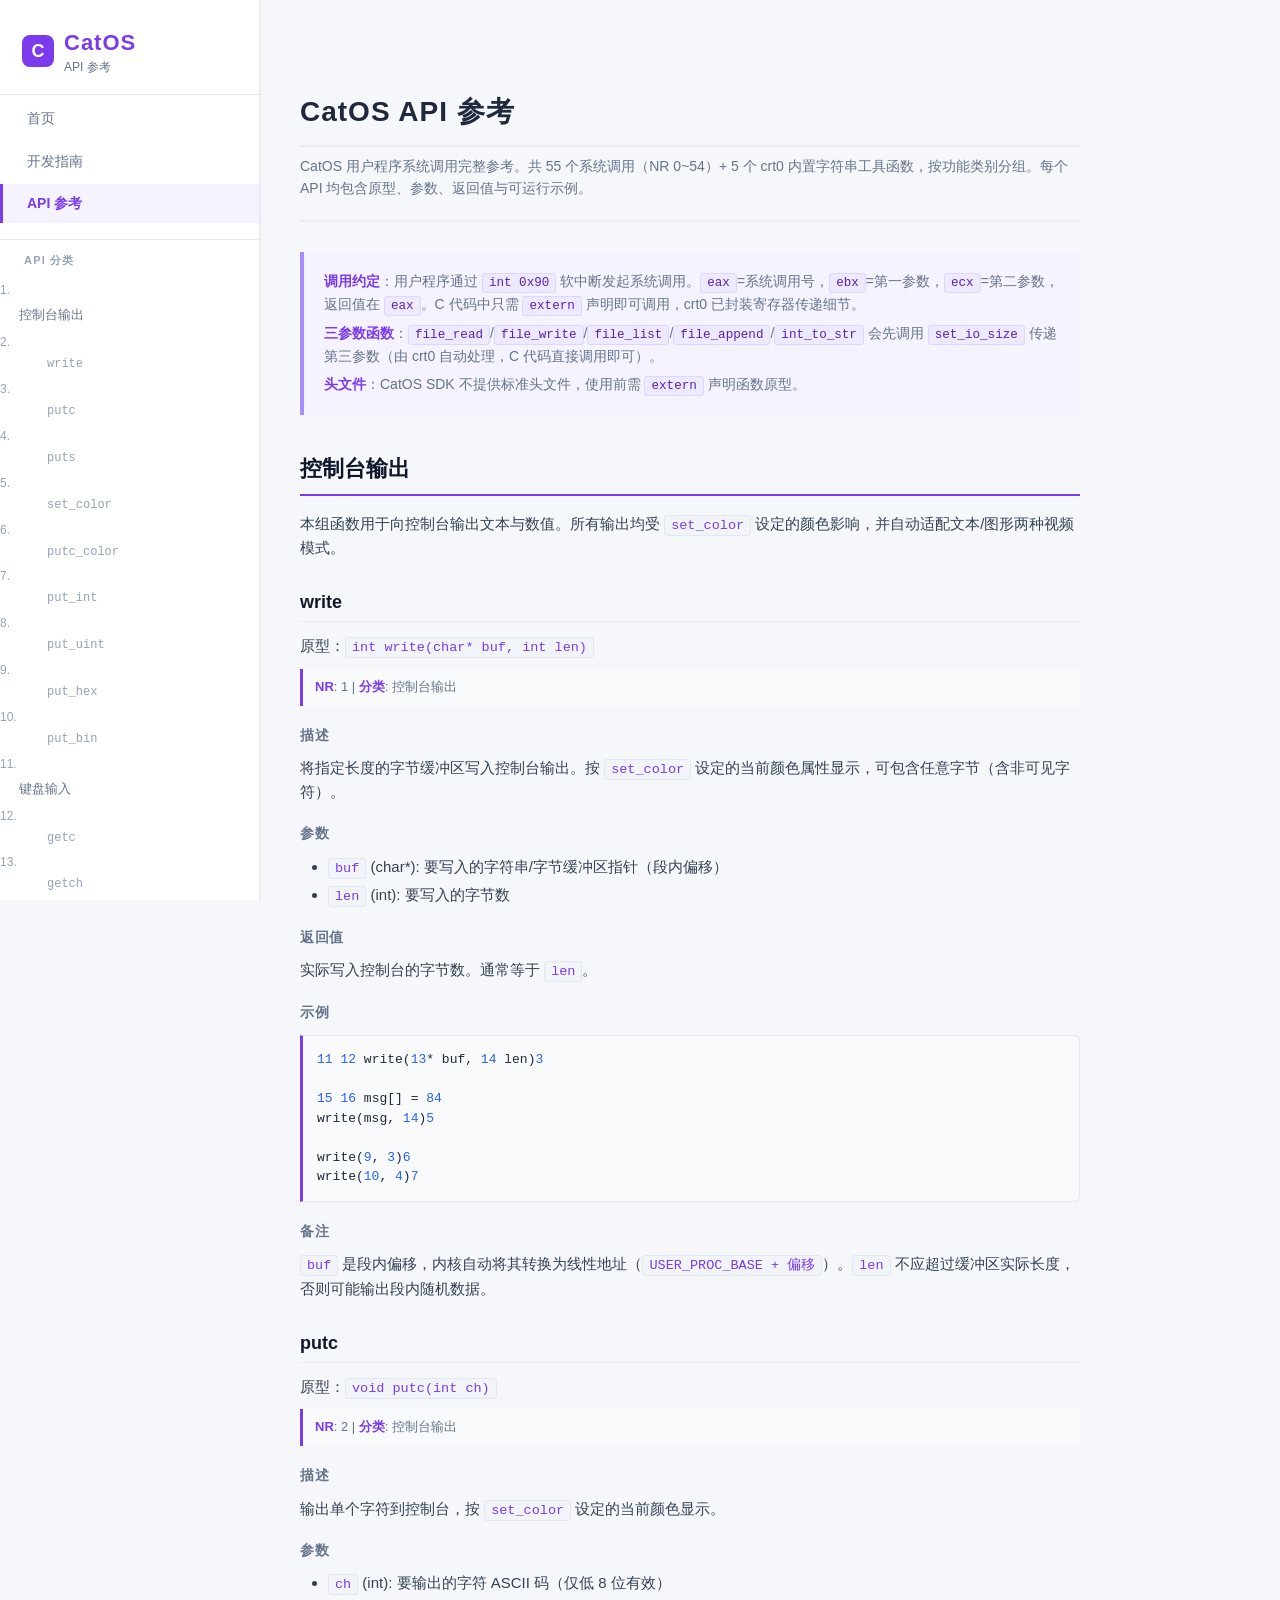
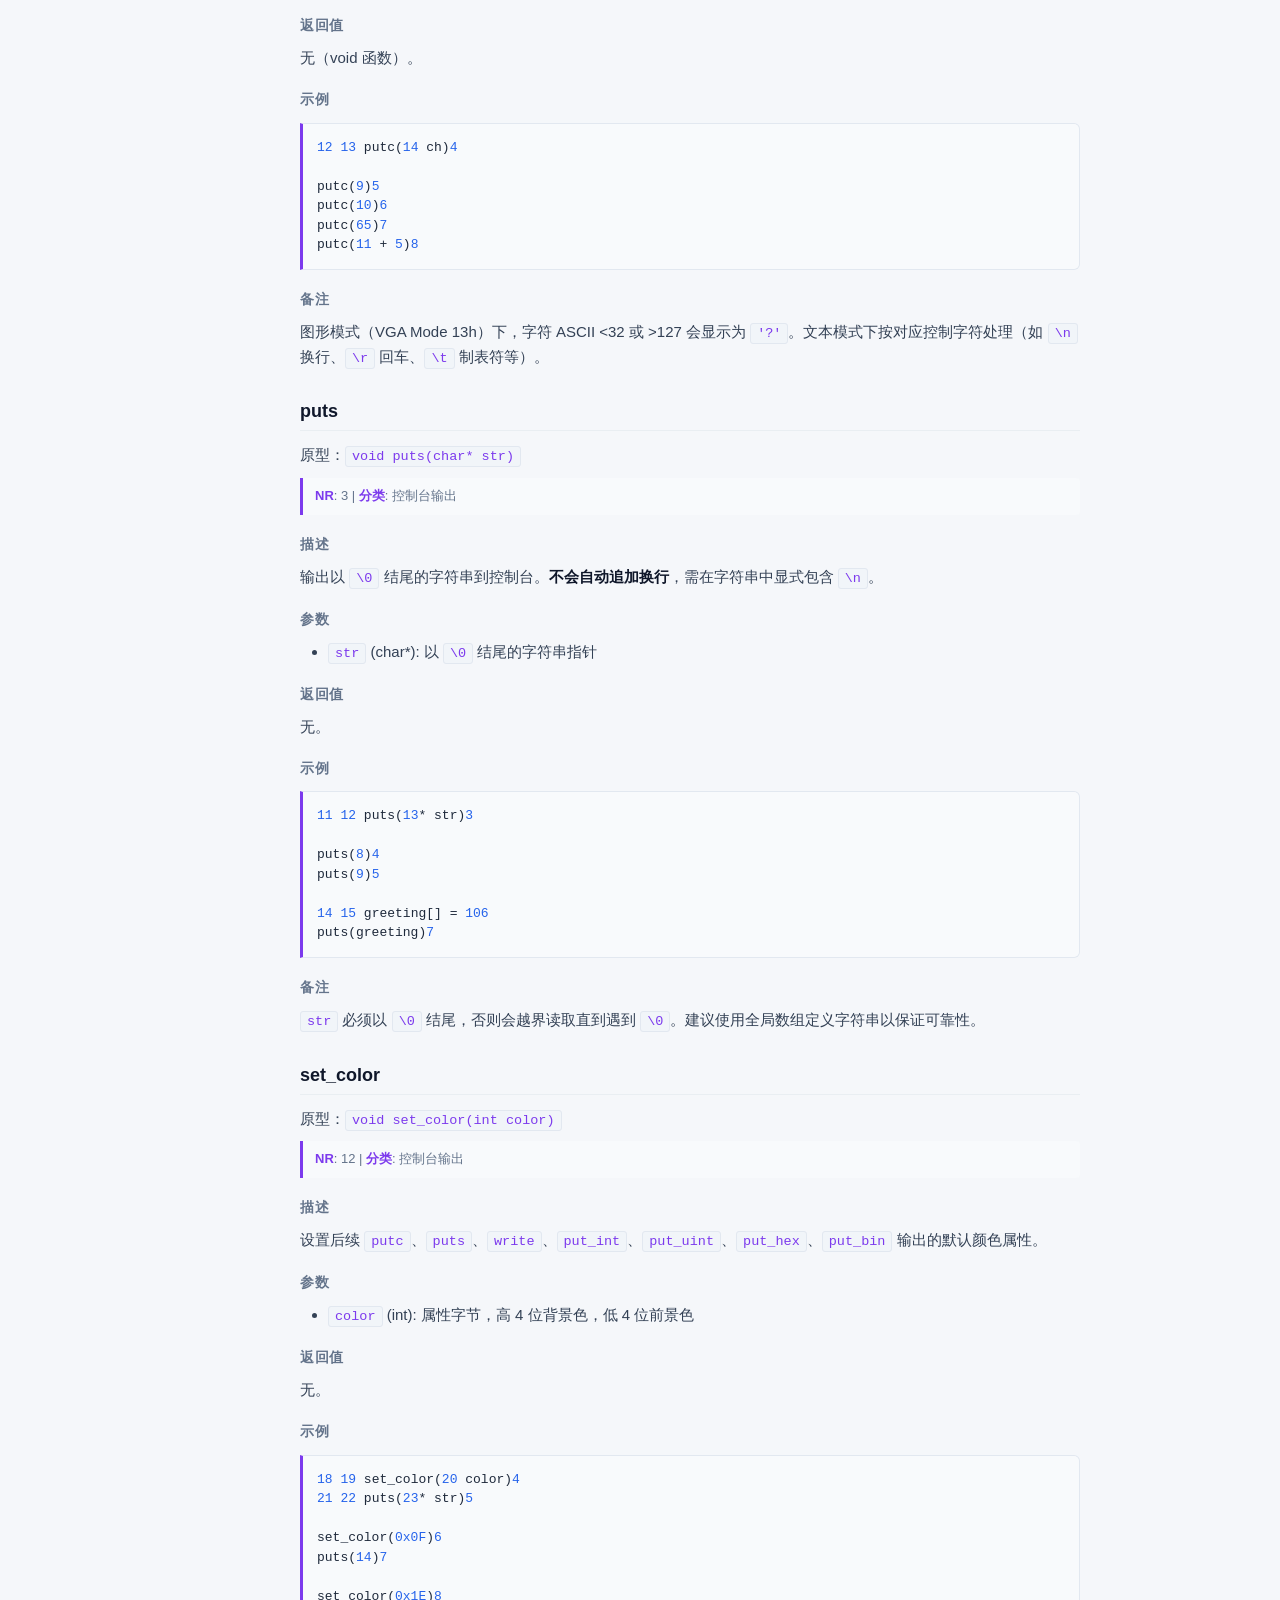
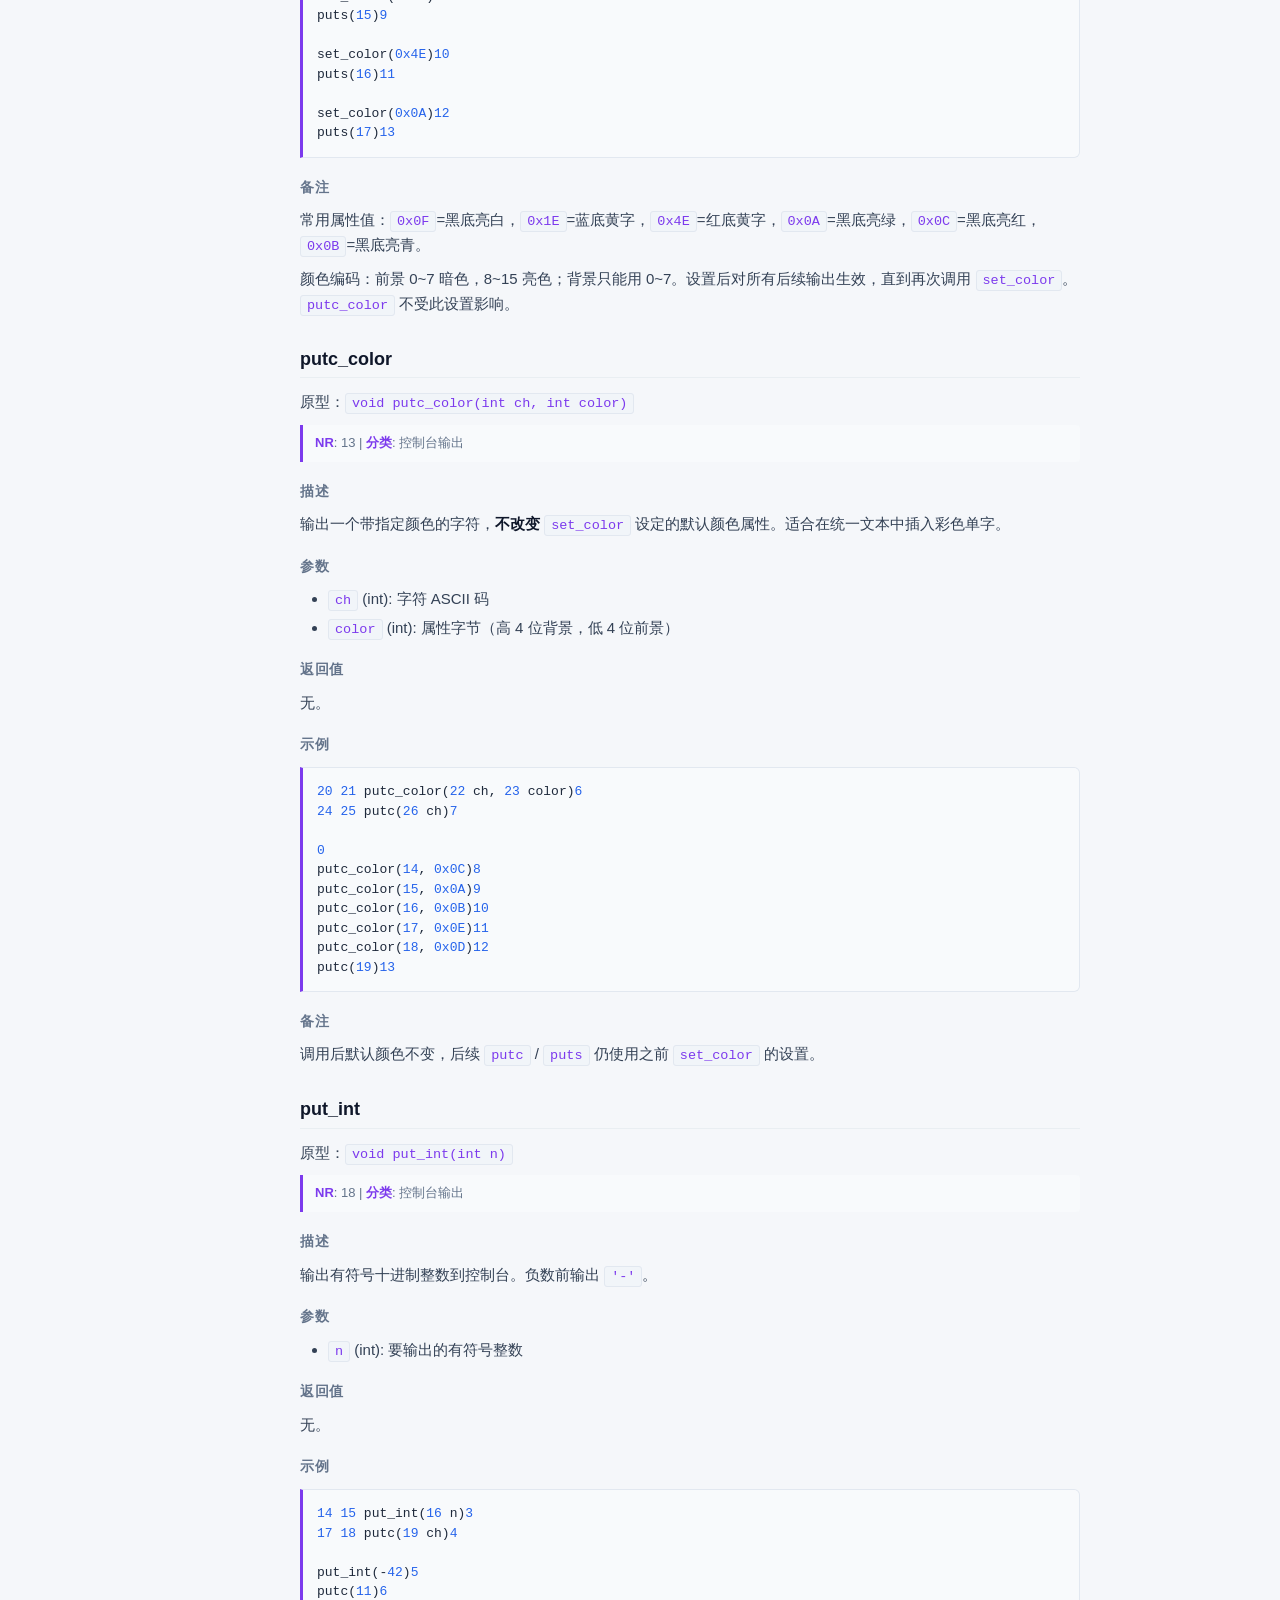
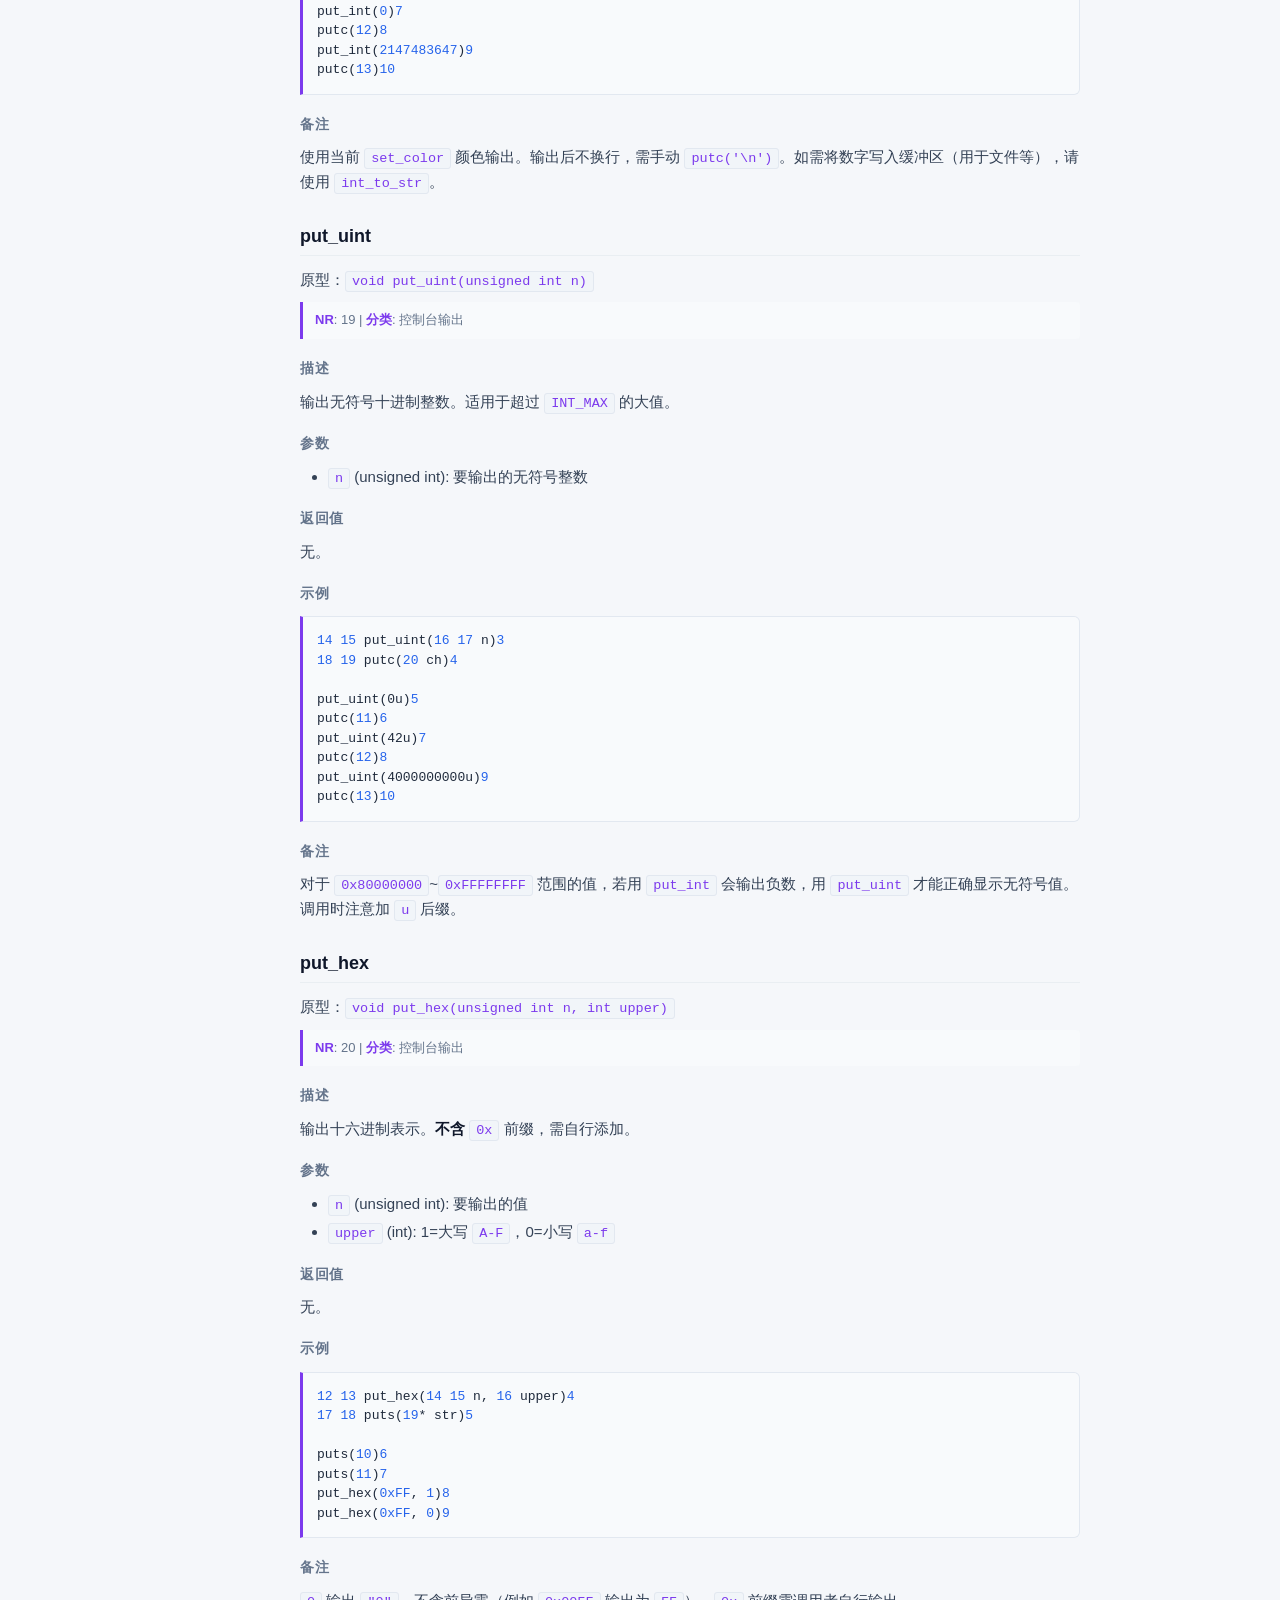
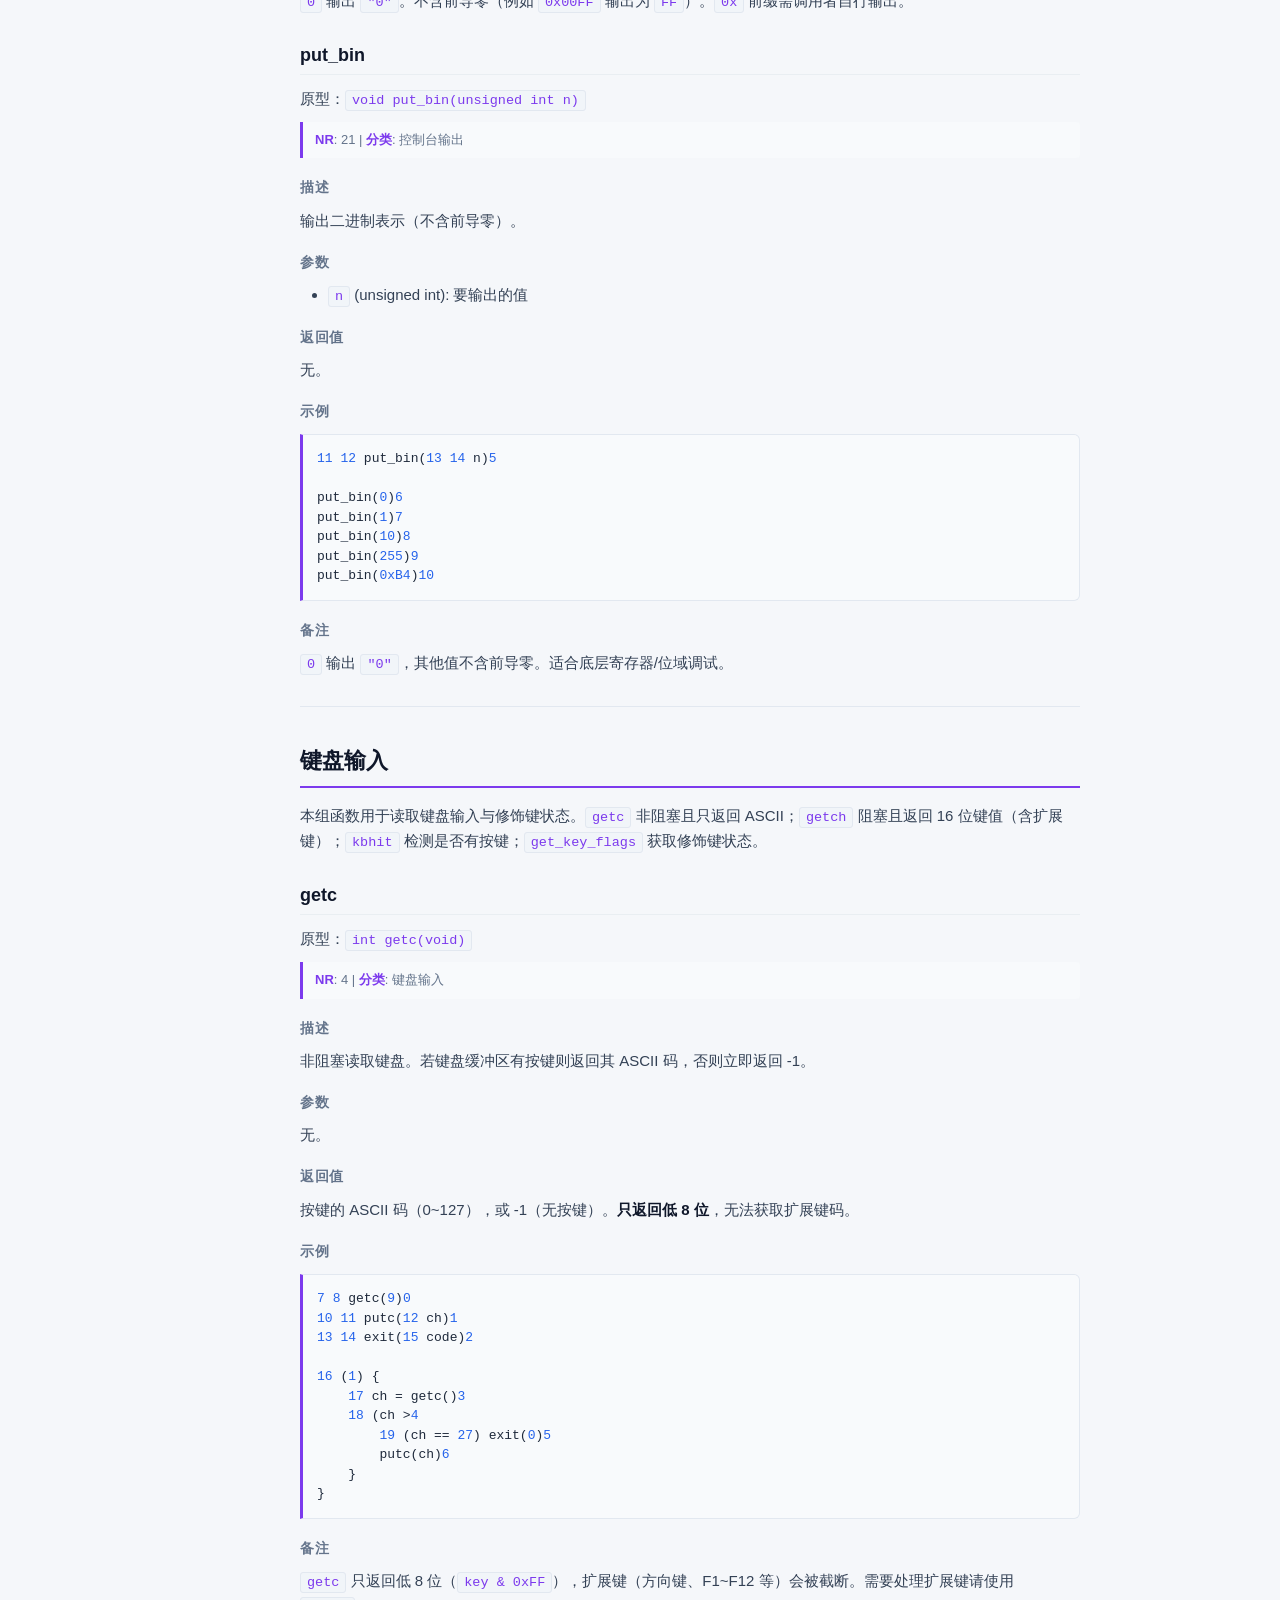
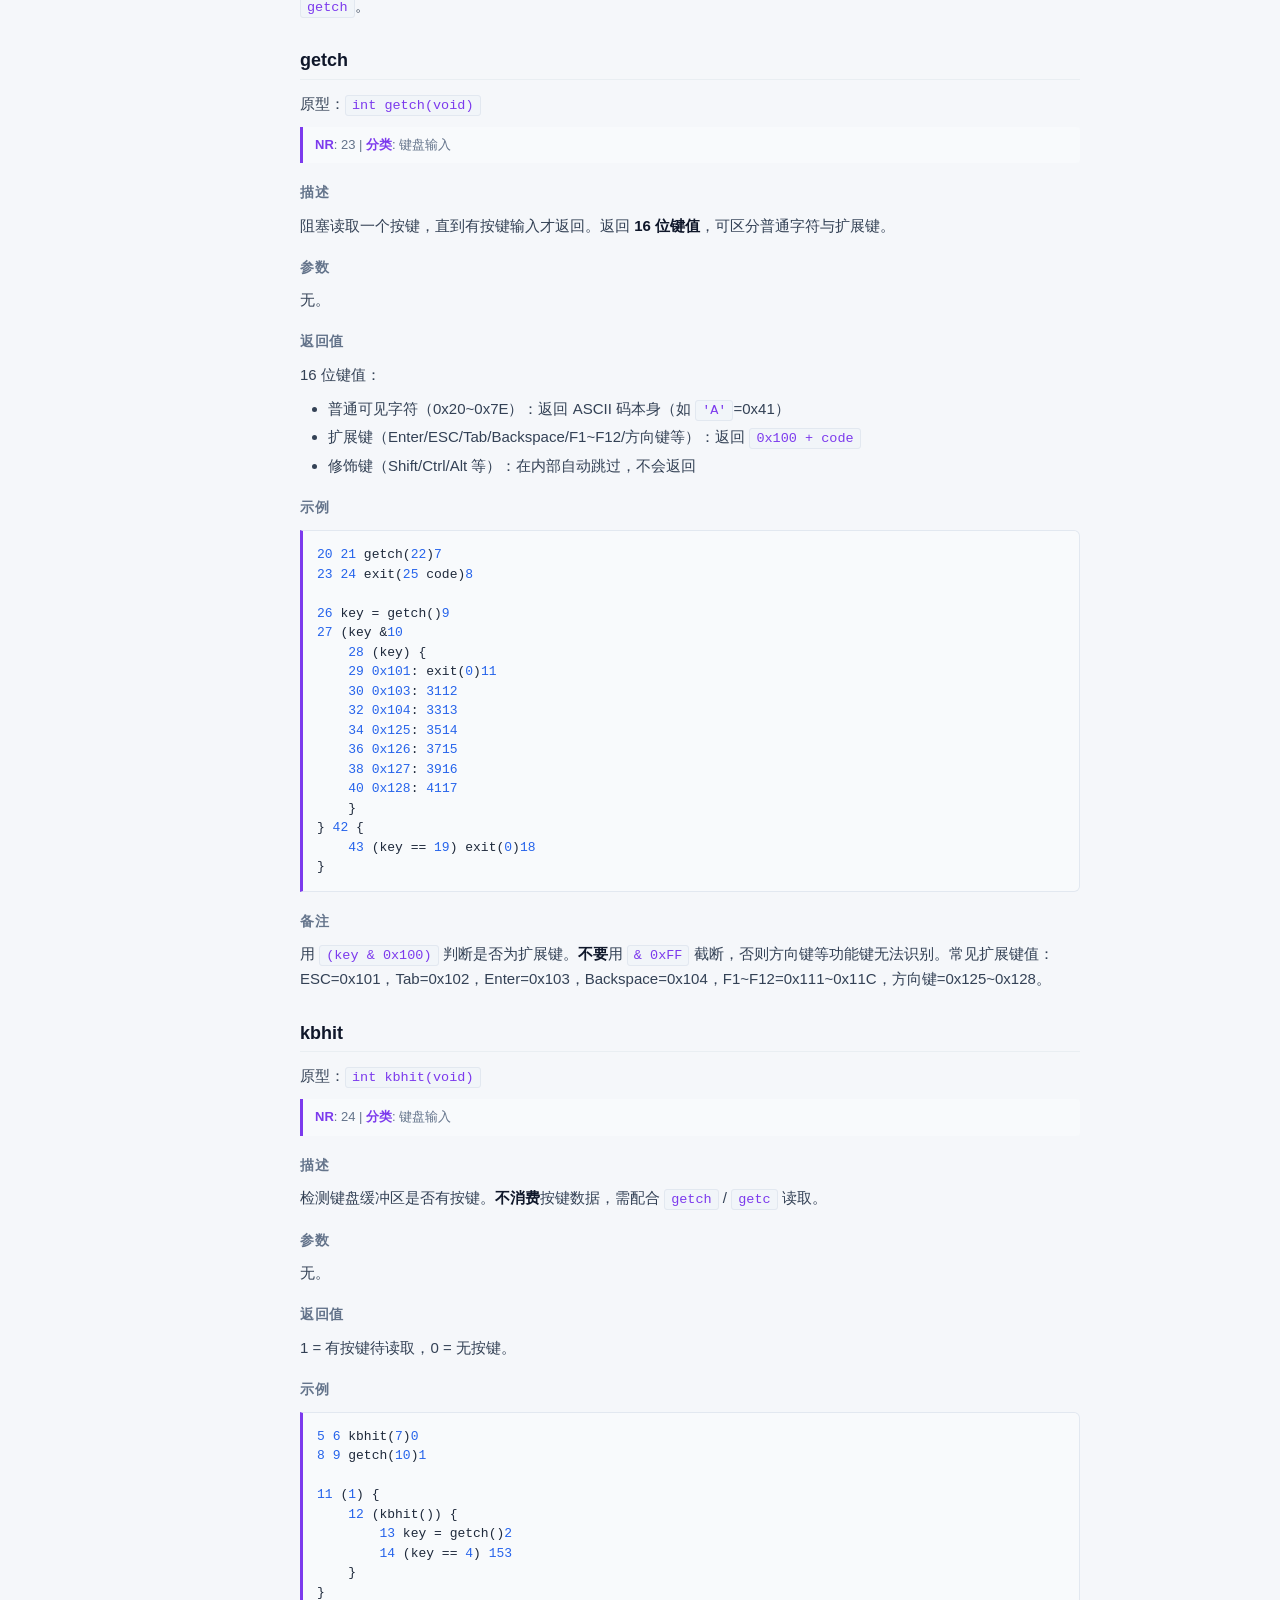
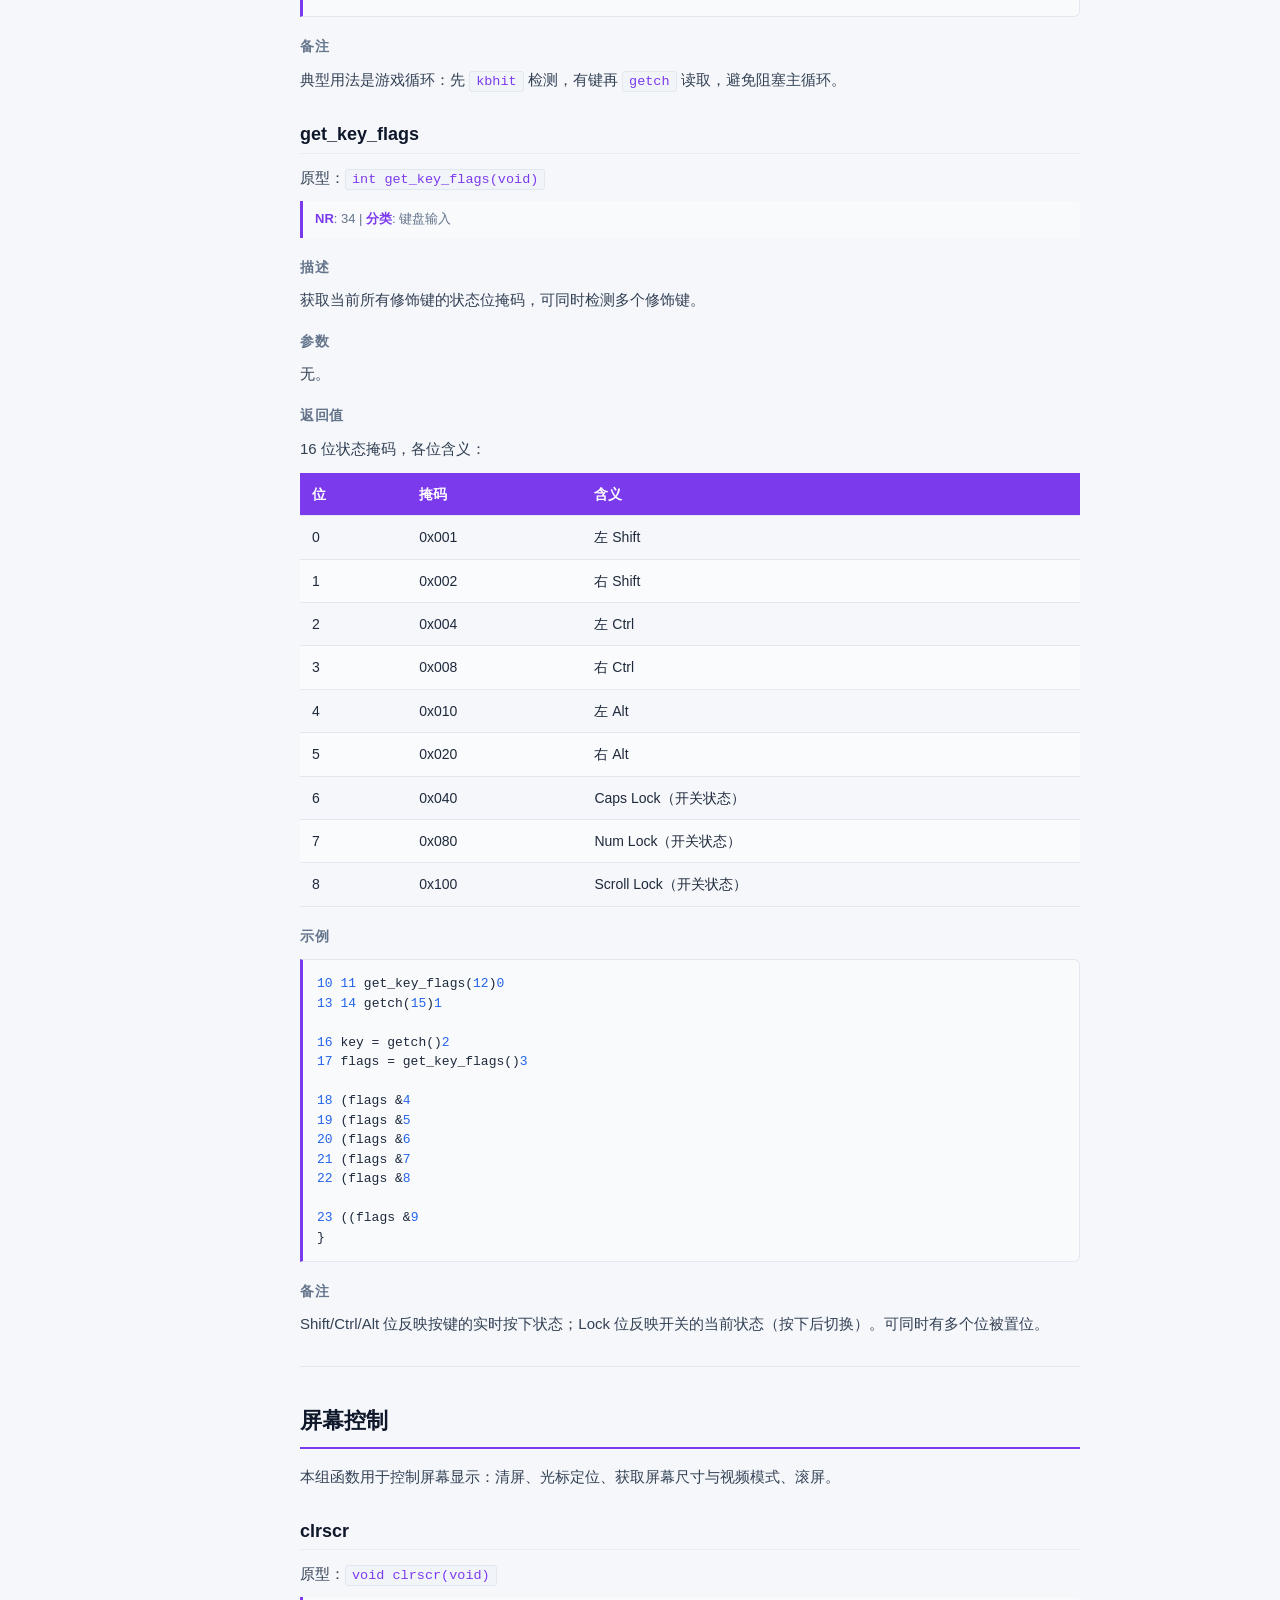
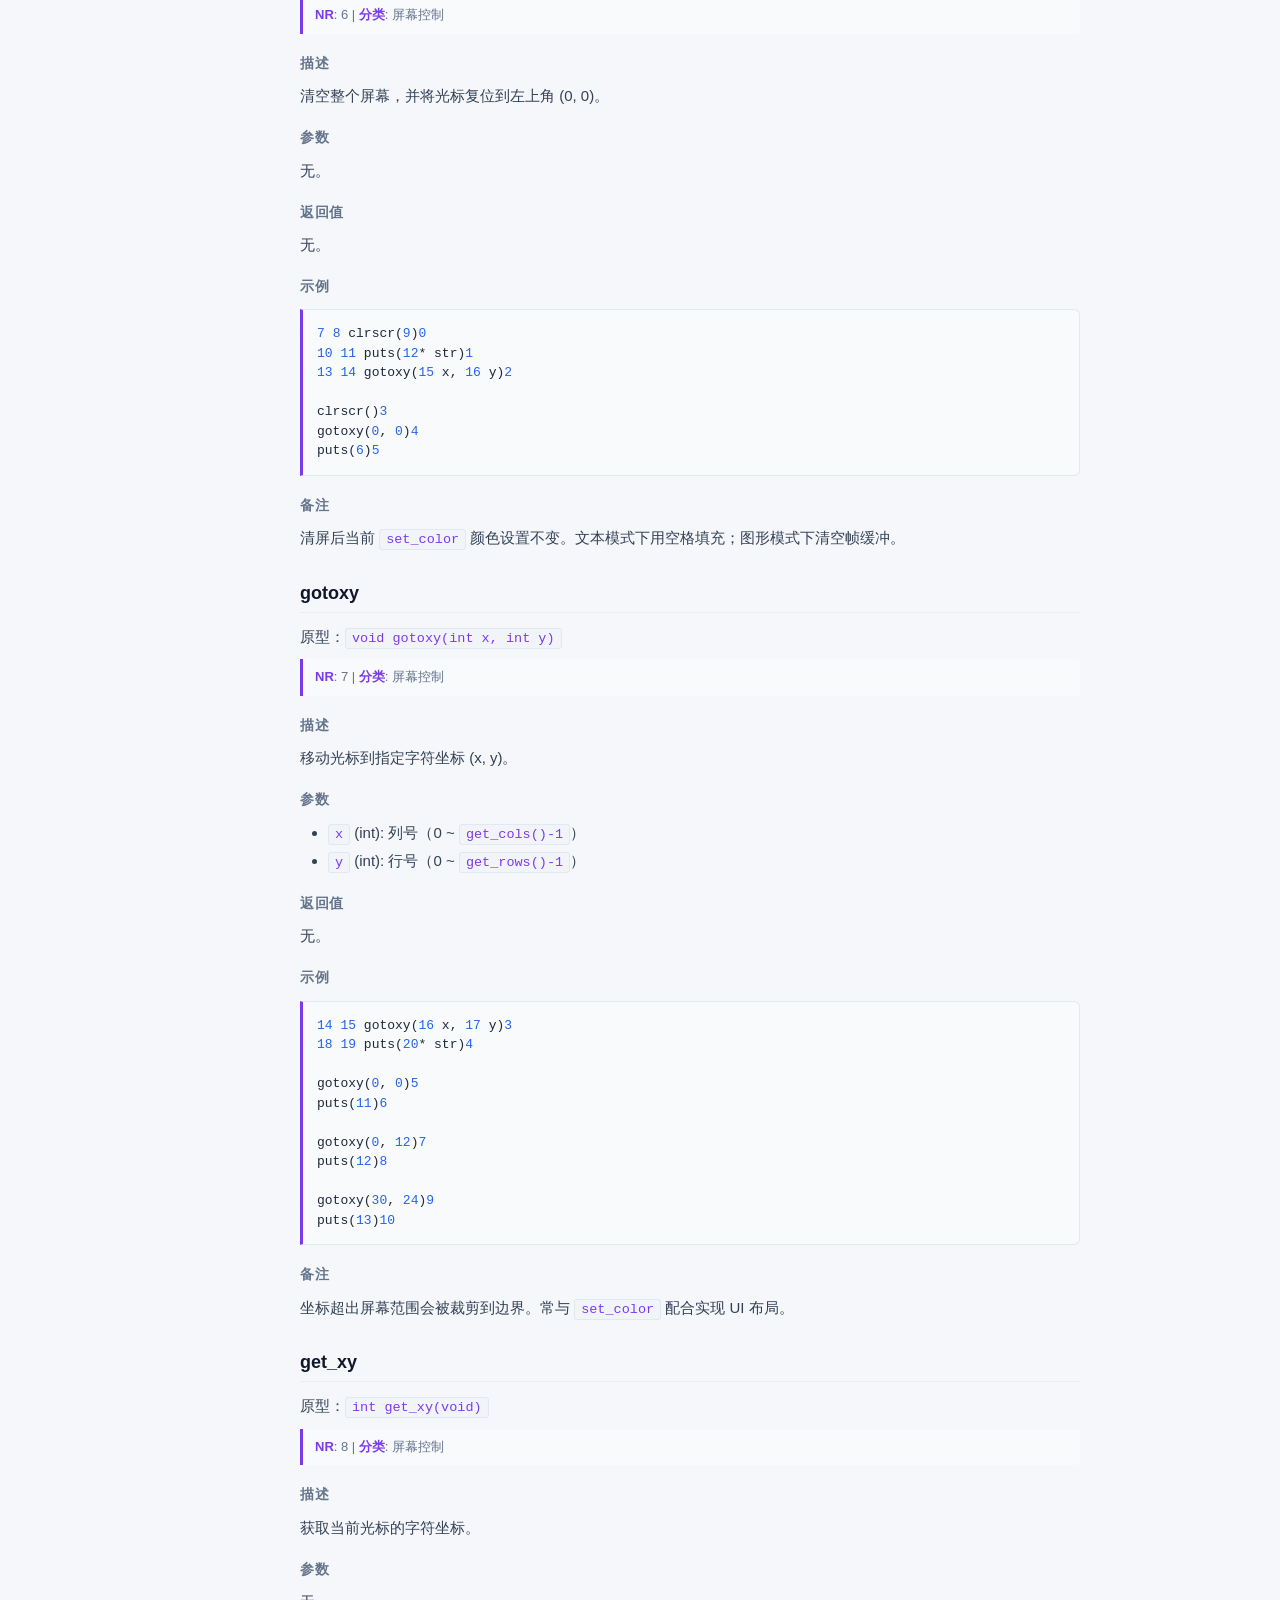
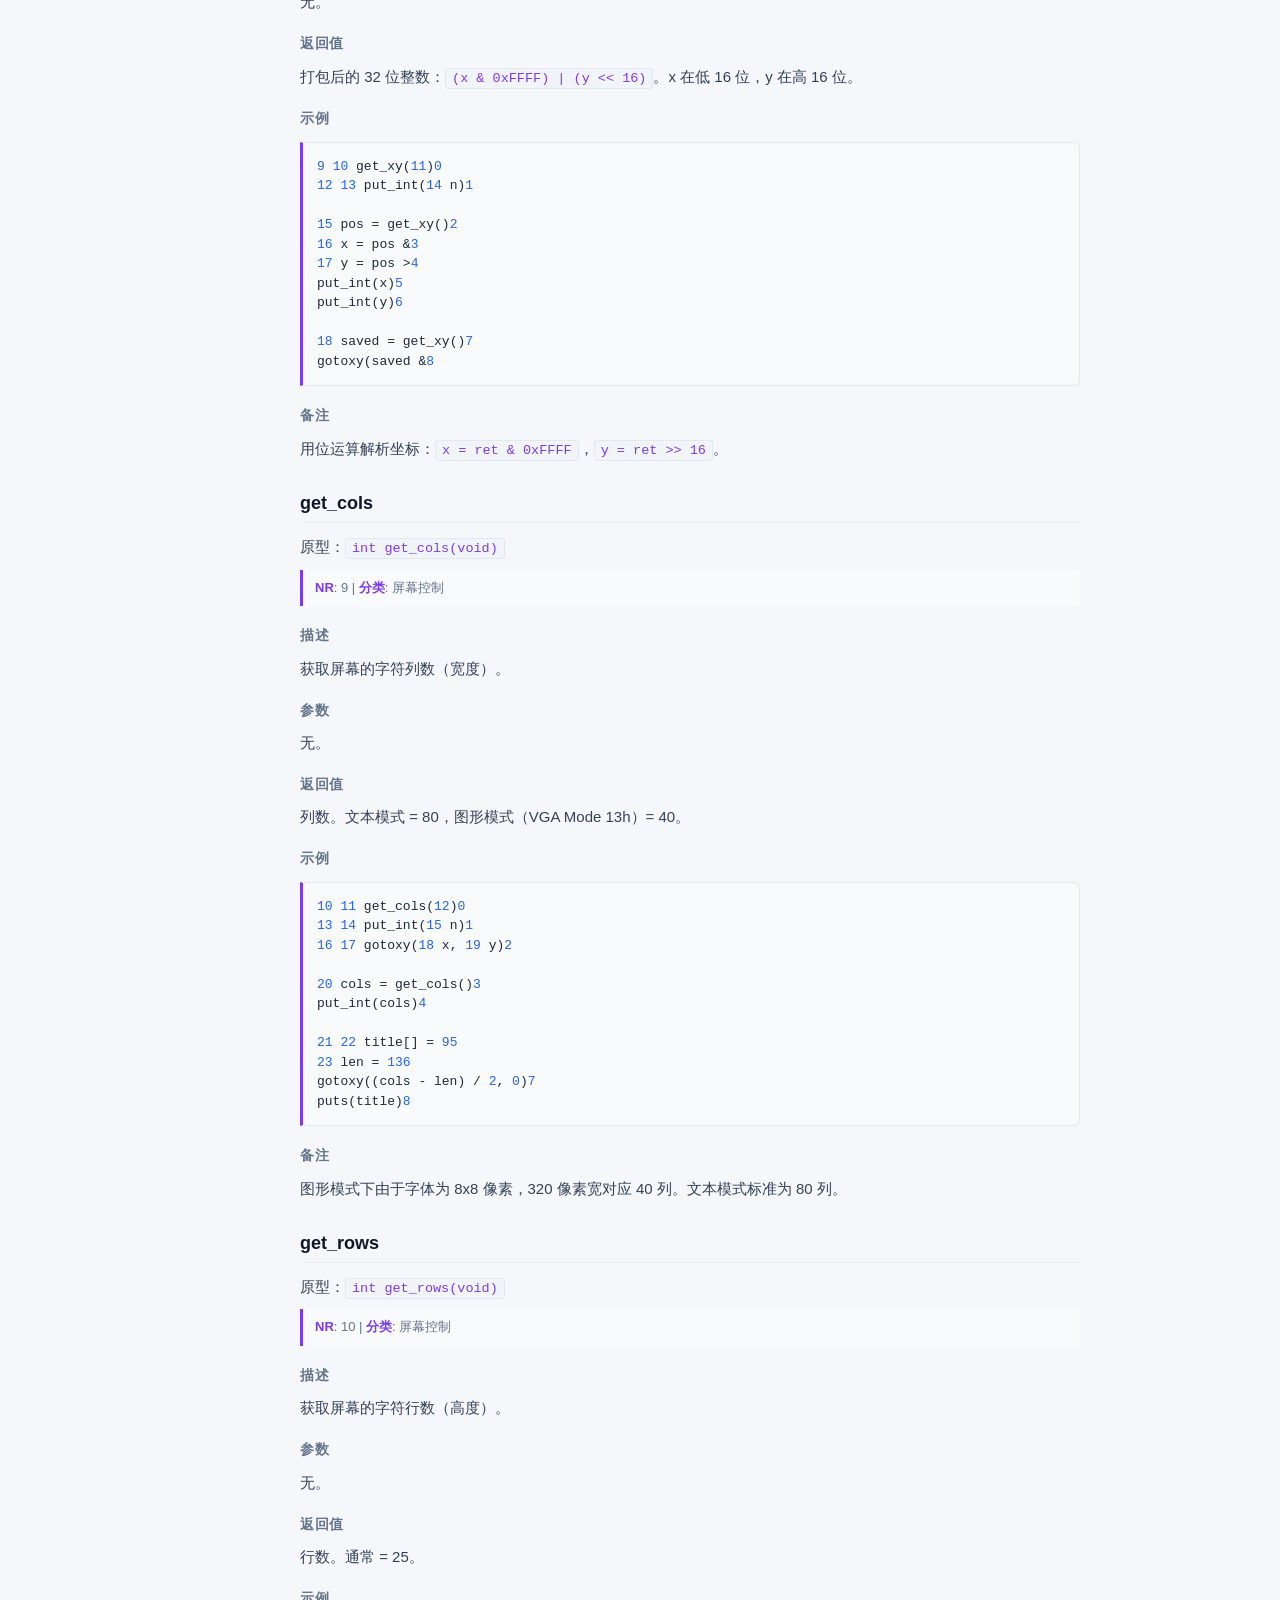
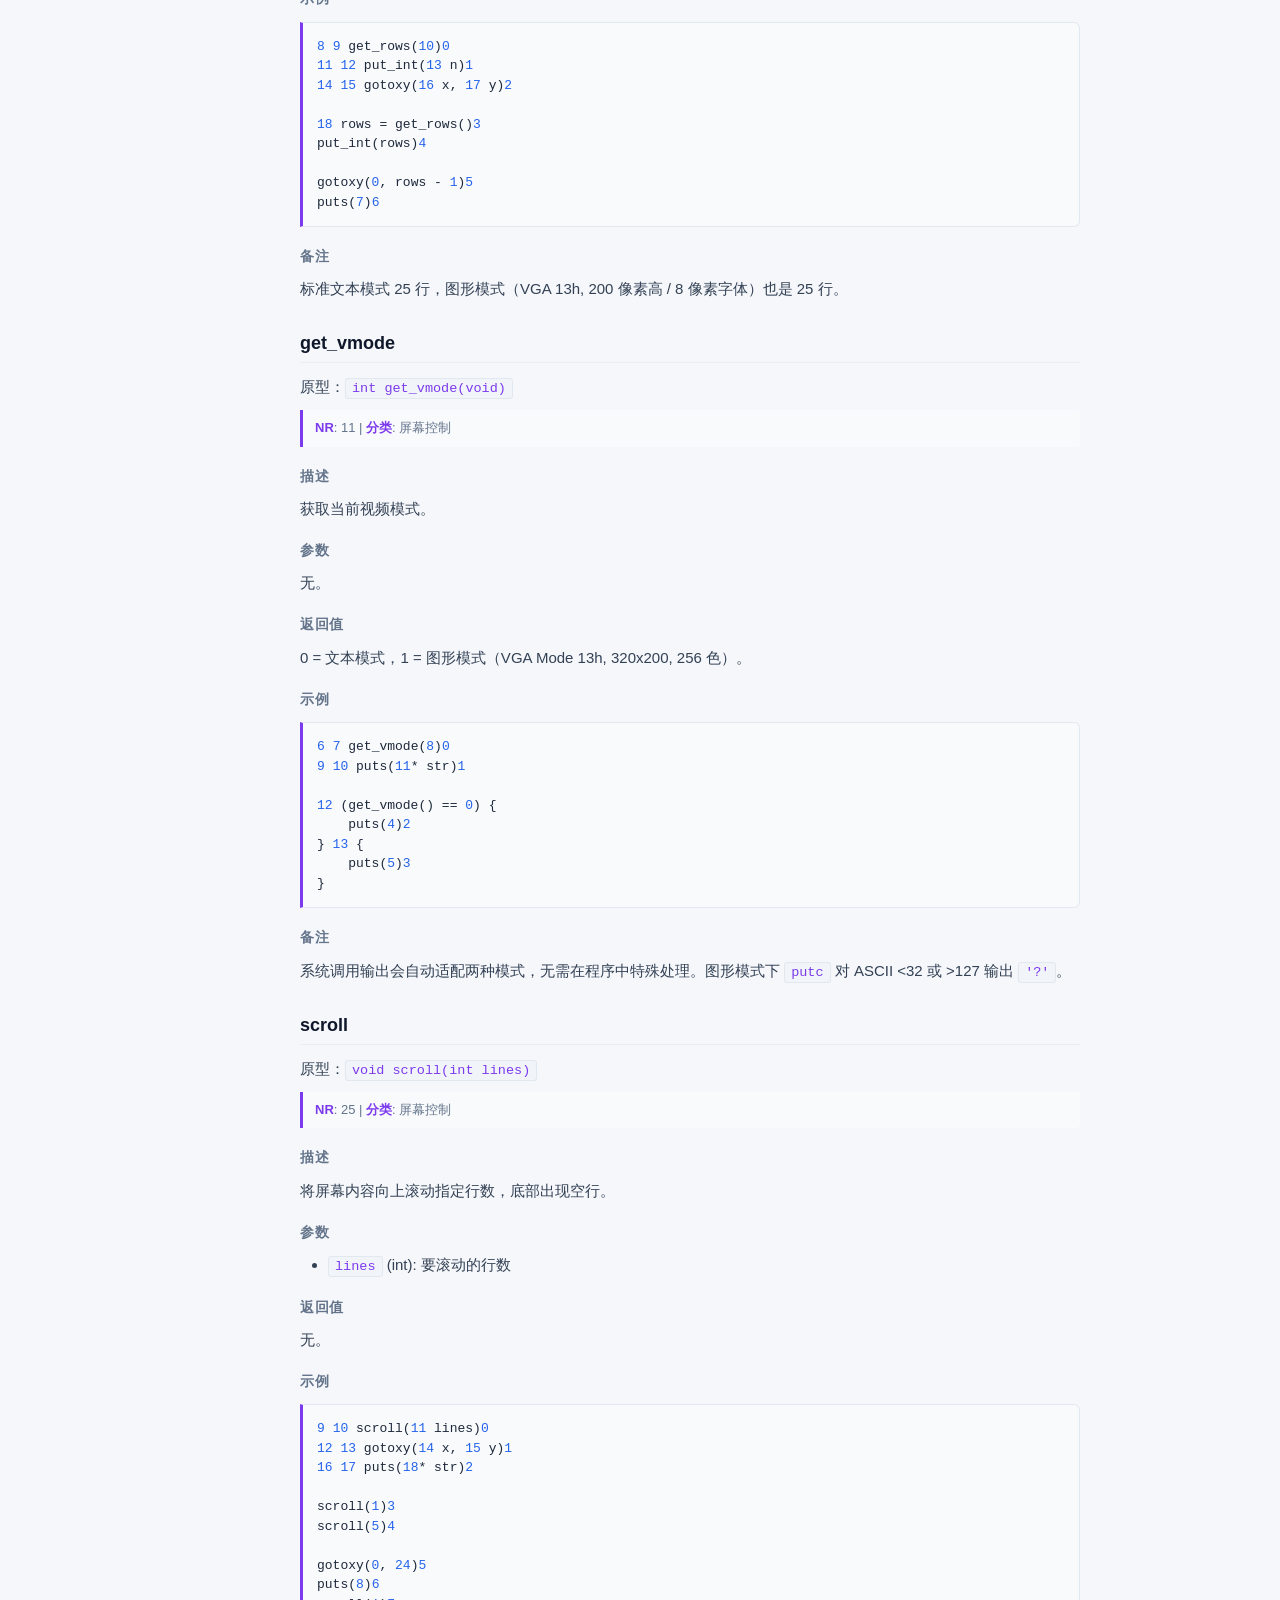
<file: CatOS/docs/api.html>
<!DOCTYPE html>
<html lang="zh-CN">
<head>
<meta charset="UTF-8">
<meta name="viewport" content="width=device-width, initial-scale=1.0">
<title>CatOS API 参考</title>
<style>
* { margin: 0; padding: 0; box-sizing: border-box; }
html, body {
    background: #f5f7fa; color: #1e293b;
    font-family: "Noto Sans SC", "PingFang SC", "Microsoft YaHei", "HarmonyOS Sans", "Source Han Sans SC", sans-serif;
    line-height: 1.6; font-size: 15px; scroll-behavior: smooth;
}
.container { max-width: 860px; margin: 0 0 0 260px; padding: 20px 40px 80px 40px; min-height: 100vh; }
header { padding: 30px 0 20px 0; border-bottom: 2px solid #e9eef2; margin-bottom: 30px; }
header h1 { font-size: 28px; letter-spacing: 1px; padding-bottom: 10px; color: #1e293b; }
header .subtitle { color: #64748b; margin-top: 8px; font-size: 14px; }
.sidebar {
    position: fixed; top: 0; left: 0; width: 260px; height: 100vh; background: #fff;
    border-right: 1px solid #e2e8f0; overflow-y: auto; z-index: 150; box-shadow: 1px 0 3px rgba(0,0,0,0.04);
}
.sidebar .brand {
    padding: 24px 20px 16px;
    border-bottom: 1px solid #e2e8f0;
    display: flex;
    align-items: center;
    gap: 10px;
}
.sidebar .brand a {
    display: flex;
    align-items: center;
    gap: 10px;
    text-decoration: none;
}
.sidebar .brand svg { flex-shrink: 0; }
.sidebar .nav-links { list-style: none; padding: 0 0 12px 0; margin: 0 0 8px 0; border-bottom: 1px solid #e2e8f0; }
.sidebar .nav-links li a {
    display: block; padding: 8px 24px; color: #64748b; text-decoration: none; font-size: 14px;
    border-left: 3px solid transparent; transition: all 0.15s;
}
.sidebar .nav-links li a:hover { background: #f5f3ff; color: #7c3aed; }
.sidebar .nav-links li a.active { color: #7c3aed; background: #f5f3ff; border-left-color: #7c3aed; font-weight: 600; }
.sidebar .toc-title { color: #94a3b8; font-size: 11px; padding: 4px 24px 8px 24px; text-transform: uppercase; letter-spacing: 1.2px; font-weight: 600; }
.sidebar ol.toc { list-style: none; counter-reset: toc-counter; padding: 0; margin: 0; }
.sidebar ol.toc li { counter-increment: toc-counter; margin: 0; }
.sidebar ol.toc li::before { content: counter(toc-counter) "."; color: #94a3b8; margin-right: 8px; font-variant-numeric: tabular-nums; font-size: 12px; }
.sidebar ol.toc li a {
    display: block; padding: 5px 24px 5px 16px; color: #64748b; text-decoration: none; font-size: 13px;
    line-height: 1.4; border-left: 3px solid transparent; transition: all 0.15s;
}
.sidebar ol.toc li a:hover { background: #f5f3ff; color: #7c3aed; }
.sidebar ol.toc li a.active { color: #7c3aed; background: #f5f3ff; border-left-color: #7c3aed; font-weight: 600; }
.sidebar ul.api-list { list-style: none; padding: 0; margin: 0; }
.sidebar ul.api-list li a {
    display: block; padding: 3px 24px 3px 44px; color: #94a3b8; text-decoration: none; font-size: 12px;
    line-height: 1.4; font-family: "JetBrains Mono", "Fira Code", "Cascadia Code", "Consolas", monospace;
    border-left: 3px solid transparent; transition: all 0.15s ease;
}
.sidebar ul.api-list li a:hover { background: #f1f5f9; color: #7c3aed; }
.sidebar ul.api-list li a.active { color: #7c3aed; background: #f5f3ff; border-left-color: #7c3aed; font-weight: 600; }
.sidebar .cat-group { margin-bottom: 2px; }
.menu-toggle {
    display: none; position: fixed; top: 12px; left: 12px; width: 40px; height: 40px;
    background: #fff; color: #1e293b; border: 1px solid #e2e8f0; font-size: 20px; cursor: pointer;
    z-index: 200; line-height: 1; border-radius: 6px; box-shadow: 0 1px 3px rgba(0,0,0,0.08);
}
.sidebar-overlay { display: none; position: fixed; top: 0; left: 0; width: 100%; height: 100%; background: rgba(0,0,0,0.3); z-index: 140; }
.sidebar-overlay.show { display: block; }
h1, h2, h3, h4 { font-family: inherit; }
h1 { font-size: 26px; padding-bottom: 10px; margin-top: 40px; border-bottom: 2px solid #e9eef2; color: #0f172a; }
h2 { font-size: 22px; padding-bottom: 8px; margin-top: 36px; margin-bottom: 16px; border-bottom: 2px solid #7c3aed; color: #0f172a; }
h3 { font-size: 18px; margin-top: 28px; margin-bottom: 12px; color: #0f172a; padding-bottom: 4px; border-bottom: 1px solid #e9eef2; }
h4 { font-size: 14px; margin-top: 18px; margin-bottom: 8px; color: #64748b; text-transform: uppercase; letter-spacing: 0.5px; }
p { margin: 10px 0; color: #334155; }
a { color: #7c3aed; text-decoration: none; padding: 1px 2px; transition: color 0.15s ease; }
a:hover { color: #5b21b6; text-decoration: underline; text-underline-offset: 2px; }
strong, b { color: #0f172a; font-weight: 600; }
code { background: #f1f5f9; padding: 2px 6px; font-size: 0.9em; font-family: "JetBrains Mono", "Fira Code", "Cascadia Code", "Consolas", monospace; border: 1px solid #e2e8f0; border-radius: 3px; color: #7c3aed; }
p code { color: #7c3aed; }
pre {
    background: #f8fafc; border-left: 3px solid #7c3aed; border-top: 1px solid #e2e8f0; border-right: 1px solid #e2e8f0;
    border-bottom: 1px solid #e2e8f0; padding: 14px; margin: 12px 0; overflow-x: auto; position: relative;
    font-size: 13px; line-height: 1.5; font-family: "JetBrains Mono", "Fira Code", "Cascadia Code", "Consolas", monospace; border-radius: 0 6px 6px 0;
}
pre code { background: transparent; border: none; padding: 0; font-size: inherit; color: #1e293b; white-space: pre; }
.code-block { position: relative; margin: 12px 0; }
.code-block pre { margin: 0; }
.copy-btn {
    position: absolute; top: 8px; right: 8px; background: #fff; color: #64748b; border: 1px solid #e2e8f0;
    padding: 3px 10px; font-size: 11px; font-family: inherit; cursor: pointer; opacity: 0;
    transition: opacity 0.2s; z-index: 5; border-radius: 4px;
}
.code-block:hover .copy-btn { opacity: 1; }
.copy-btn:hover { background: #f1f5f9; color: #7c3aed; border-color: #7c3aed; }
.copy-btn.copied { background: #7c3aed; color: #fff; border-color: #7c3aed; }
.hl-comment { color: #6b7280; font-style: italic; }
.hl-keyword { color: #7c3aed; font-weight: 600; }
.hl-string { color: #059669; }
.hl-number { color: #2563eb; }
.table-wrap { overflow-x: auto; margin: 12px 0; }
table { border-collapse: collapse; width: 100%; font-size: 14px; }
th, td { padding: 10px 12px; text-align: left; vertical-align: top; border-bottom: 1px solid #e2e8f0; }
th { background: #7c3aed; font-weight: 600; color: #fff; }
tr:nth-child(even) { background: #fafbfc; }
tr:hover { background: #f5f3ff; }
blockquote { border-left: 4px solid #a78bfa; background: #f5f3ff; color: #64748b; padding: 12px 20px; margin: 16px 0; border-radius: 0 6px 6px 0; font-size: 14px; }
blockquote p { margin: 6px 0; color: #64748b; }
blockquote strong { color: #7c3aed; }
blockquote code { background: #ede9fe; border-color: #ddd6fe; color: #5b21b6; }
ul, ol { margin: 10px 0; padding-left: 28px; }
li { margin: 4px 0; color: #334155; }
.api-meta { color: #64748b; font-size: 13px; margin: 6px 0 12px 0; padding: 8px 12px; background: #f8fafc; border-left: 3px solid #7c3aed; border-radius: 0 4px 4px 0; }
.api-meta strong { color: #7c3aed; }
hr { border: none; border-top: 1px solid #e2e8f0; margin: 30px 0; }
.back-to-top {
    position: fixed; bottom: 32px; right: 32px; width: 44px; height: 44px; background: #7c3aed; color: #fff;
    border: none; font-family: inherit; font-size: 18px; cursor: pointer; opacity: 0;
    transform: translateY(16px); pointer-events: none;
    z-index: 200; transition: all 0.25s; border-radius: 50%; box-shadow: 0 4px 24px rgba(0,0,0,0.12);
}
.back-to-top.show { opacity: 1; transform: translateY(0); pointer-events: auto; }
.back-to-top:hover { background: #5b21b6; transform: translateY(-2px); box-shadow: 0 4px 24px rgba(0,0,0,0.12); }
section[id], h2[id], h3[id] { scroll-margin-top: 60px; }
@media (max-width: 900px) {
    .sidebar { transform: translateX(-100%); transition: transform 0.25s ease; }
    .sidebar.open { transform: translateX(0); }
    .menu-toggle { display: block; }
    .container { margin-left: 0; max-width: 100%; padding: 60px 16px 80px 16px; }
}
@media (max-width: 600px) {
    html, body { font-size: 14px; }
    .container { padding: 56px 12px 80px 12px; }
    header h1 { font-size: 22px; }
    h2 { font-size: 18px; }
    h3 { font-size: 16px; }
    pre { font-size: 12px; padding: 10px; }
    table { font-size: 12px; }
    th, td { padding: 5px; }
    .back-to-top { bottom: 20px; right: 20px; width: 40px; height: 40px; }
}
</style>
</head>
<body>

<button class="back-to-top" id="backToTop" title="回到顶部">↑</button>
<button class="menu-toggle" id="menuToggle" title="目录">☰</button>
<div class="sidebar-overlay" id="sidebarOverlay"></div>

<aside class="sidebar" id="sidebar">
    <div class="brand">
      <a href="index.html">
        <svg width="32" height="32" viewBox="0 0 32 32" fill="none">
          <rect width="32" height="32" rx="8" fill="#7c3aed"/>
          <text x="16" y="22" text-anchor="middle" fill="#fff" font-size="18" font-weight="bold" font-family="sans-serif">C</text>
        </svg>
        <div>
          <div style="font-size:22px;font-weight:700;color:#7c3aed;letter-spacing:1px;">CatOS</div>
          <div style="font-size:12px;color:#64748b;margin-top:-2px;">API 参考</div>
        </div>
      </a>
    </div>
    <ul class="nav-links">
        <li><a href="index.html">首页</a></li>
        <li><a href="developer.html">开发指南</a></li>
        <li><a href="api.html" class="active">API 参考</a></li>
    </ul>
    <div class="toc-title">API 分类</div>
    <ol class="toc">
        <li class="cat-group"><a href="#cat-console">控制台输出</a>
            <ul class="api-list">
                <li><a href="#api-write">write</a></li><li><a href="#api-putc">putc</a></li><li><a href="#api-puts">puts</a></li>
                <li><a href="#api-set_color">set_color</a></li><li><a href="#api-putc_color">putc_color</a></li>
                <li><a href="#api-put_int">put_int</a></li><li><a href="#api-put_uint">put_uint</a></li>
                <li><a href="#api-put_hex">put_hex</a></li><li><a href="#api-put_bin">put_bin</a></li>
            </ul>
        </li>
        <li class="cat-group"><a href="#cat-keyboard">键盘输入</a>
            <ul class="api-list">
                <li><a href="#api-getc">getc</a></li><li><a href="#api-getch">getch</a></li>
                <li><a href="#api-kbhit">kbhit</a></li><li><a href="#api-get_key_flags">get_key_flags</a></li>
            </ul>
        </li>
        <li class="cat-group"><a href="#cat-screen">屏幕控制</a>
            <ul class="api-list">
                <li><a href="#api-clrscr">clrscr</a></li><li><a href="#api-gotoxy">gotoxy</a></li>
                <li><a href="#api-get_xy">get_xy</a></li><li><a href="#api-get_cols">get_cols</a></li>
                <li><a href="#api-get_rows">get_rows</a></li><li><a href="#api-get_vmode">get_vmode</a></li>
                <li><a href="#api-scroll">scroll</a></li>
            </ul>
        </li>
        <li class="cat-group"><a href="#cat-file">文件 IO</a>
            <ul class="api-list">
                <li><a href="#api-set_io_size">set_io_size</a></li><li><a href="#api-file_read">file_read</a></li>
                <li><a href="#api-file_write">file_write</a></li><li><a href="#api-file_delete">file_delete</a></li>
                <li><a href="#api-file_exists">file_exists</a></li><li><a href="#api-file_size">file_size</a></li>
                <li><a href="#api-file_list">file_list</a></li><li><a href="#api-file_append">file_append</a></li>
                <li><a href="#api-file_stat">file_stat</a></li>
            </ul>
        </li>
        <li class="cat-group"><a href="#cat-sysinfo">系统信息</a>
            <ul class="api-list">
                <li><a href="#api-get_ticks">get_ticks</a></li><li><a href="#api-get_pid">get_pid</a></li>
                <li><a href="#api-get_name">get_name</a></li><li><a href="#api-rand">rand</a></li>
                <li><a href="#api-srand">srand</a></li>
            </ul>
        </li>
        <li class="cat-group"><a href="#cat-sysctl">系统控制</a>
            <ul class="api-list">
                <li><a href="#api-exit">exit</a></li><li><a href="#api-msleep">msleep</a></li>
                <li><a href="#api-reboot">reboot</a></li>
            </ul>
        </li>
        <li class="cat-group"><a href="#cat-proc">进程管理</a>
            <ul class="api-list">
                <li><a href="#api-spawn">spawn</a></li>
            </ul>
        </li>
        <li class="cat-group"><a href="#cat-uconsole">用户控制台</a>
            <ul class="api-list">
                <li><a href="#api-uc_putc">uc_putc</a></li><li><a href="#api-uc_clear">uc_clear</a></li>
            </ul>
        </li>
        <li class="cat-group"><a href="#cat-window">窗口 API</a>
            <ul class="api-list">
                <li><a href="#api-win_create">win_create</a></li><li><a href="#api-win_close">win_close</a></li>
                <li><a href="#api-win_draw_text">win_draw_text</a></li><li><a href="#api-win_draw_rect">win_draw_rect</a></li>
                <li><a href="#api-win_get_event">win_get_event</a></li><li><a href="#api-win_clear">win_clear</a></li>
                <li><a href="#api-win_set_title">win_set_title</a></li><li><a href="#api-win_draw_line">win_draw_line</a></li>
                <li><a href="#api-win_set_pixel">win_set_pixel</a></li><li><a href="#api-win_peek_event">win_peek_event</a></li>
                <li><a href="#api-win_get_size">win_get_size</a></li><li><a href="#api-win_set_closable">win_set_closable</a></li>
                <li><a href="#api-win_get_closable">win_get_closable</a></li>
            </ul>
        </li>
        <li class="cat-group"><a href="#cat-conv">类型转换</a>
            <ul class="api-list">
                <li><a href="#api-int_to_str">int_to_str</a></li><li><a href="#api-atoi">atoi</a></li>
            </ul>
        </li>
        <li class="cat-group"><a href="#cat-string">字符串工具</a>
            <ul class="api-list">
                <li><a href="#api-strlen">strlen</a></li><li><a href="#api-strcmp">strcmp</a></li>
                <li><a href="#api-strcpy">strcpy</a></li><li><a href="#api-memcpy">memcpy</a></li>
                <li><a href="#api-memset">memset</a></li>
            </ul>
        </li>
    </ol>
</aside>

<div class="container">
    <header>
        <h1>CatOS API 参考</h1>
        <div class="subtitle">CatOS 用户程序系统调用完整参考。共 55 个系统调用（NR 0~54）+ 5 个 crt0 内置字符串工具函数，按功能类别分组。每个 API 均包含原型、参数、返回值与可运行示例。</div>
    </header>

    <blockquote>
        <p><strong>调用约定</strong>：用户程序通过 <code>int 0x90</code> 软中断发起系统调用。<code>eax</code>=系统调用号，<code>ebx</code>=第一参数，<code>ecx</code>=第二参数，返回值在 <code>eax</code>。C 代码中只需 <code>extern</code> 声明即可调用，crt0 已封装寄存器传递细节。</p>
        <p><strong>三参数函数</strong>：<code>file_read</code>/<code>file_write</code>/<code>file_list</code>/<code>file_append</code>/<code>int_to_str</code> 会先调用 <code>set_io_size</code> 传递第三参数（由 crt0 自动处理，C 代码直接调用即可）。</p>
        <p><strong>头文件</strong>：CatOS SDK 不提供标准头文件，使用前需 <code>extern</code> 声明函数原型。</p>
    </blockquote>

    <h2 id="cat-console">控制台输出</h2>
    <p>本组函数用于向控制台输出文本与数值。所有输出均受 <code>set_color</code> 设定的颜色影响，并自动适配文本/图形两种视频模式。</p>

    <section id="api-write">
    <h3>write</h3>
    <p>原型：<code>int write(char* buf, int len)</code></p>
    <div class="api-meta"><strong>NR</strong>: 1 | <strong>分类</strong>: 控制台输出</div>
    <h4>描述</h4>
    <p>将指定长度的字节缓冲区写入控制台输出。按 <code>set_color</code> 设定的当前颜色属性显示，可包含任意字节（含非可见字符）。</p>
    <h4>参数</h4>
    <ul><li><code>buf</code> (char*): 要写入的字符串/字节缓冲区指针（段内偏移）</li><li><code>len</code> (int): 要写入的字节数</li></ul>
    <h4>返回值</h4>
    <p>实际写入控制台的字节数。通常等于 <code>len</code>。</p>
    <h4>示例</h4>
    <div class="code-block"><button class="copy-btn">copy</button><pre><code lang="c">extern int write(char* buf, int len);

static char msg[] = "Hello, CatOS!\n";
write(msg, 14);          /* 输出: Hello, CatOS! */

write("ABC", 3);         /* 输出: ABC */
write("a\tb\n", 4);     /* 输出含制表符与换行 */</code></pre></div>
    <h4>备注</h4>
    <p><code>buf</code> 是段内偏移，内核自动将其转换为线性地址（<code>USER_PROC_BASE + 偏移</code>）。<code>len</code> 不应超过缓冲区实际长度，否则可能输出段内随机数据。</p>
    </section>

    <section id="api-putc">
    <h3>putc</h3>
    <p>原型：<code>void putc(int ch)</code></p>
    <div class="api-meta"><strong>NR</strong>: 2 | <strong>分类</strong>: 控制台输出</div>
    <h4>描述</h4>
    <p>输出单个字符到控制台，按 <code>set_color</code> 设定的当前颜色显示。</p>
    <h4>参数</h4>
    <ul><li><code>ch</code> (int): 要输出的字符 ASCII 码（仅低 8 位有效）</li></ul>
    <h4>返回值</h4>
    <p>无（void 函数）。</p>
    <h4>示例</h4>
    <div class="code-block"><button class="copy-btn">copy</button><pre><code lang="c">extern void putc(int ch);

putc('A');       /* 输出: A */
putc('\n');      /* 换行 */
putc(65);        /* 输出: A (ASCII 65) */
putc('0' + 5);   /* 输出: 5 */</code></pre></div>
    <h4>备注</h4>
    <p>图形模式（VGA Mode 13h）下，字符 ASCII &lt;32 或 &gt;127 会显示为 <code>'?'</code>。文本模式下按对应控制字符处理（如 <code>\n</code> 换行、<code>\r</code> 回车、<code>\t</code> 制表符等）。</p>
    </section>

    <section id="api-puts">
    <h3>puts</h3>
    <p>原型：<code>void puts(char* str)</code></p>
    <div class="api-meta"><strong>NR</strong>: 3 | <strong>分类</strong>: 控制台输出</div>
    <h4>描述</h4>
    <p>输出以 <code>\0</code> 结尾的字符串到控制台。<strong>不会自动追加换行</strong>，需在字符串中显式包含 <code>\n</code>。</p>
    <h4>参数</h4>
    <ul><li><code>str</code> (char*): 以 <code>\0</code> 结尾的字符串指针</li></ul>
    <h4>返回值</h4>
    <p>无。</p>
    <h4>示例</h4>
    <div class="code-block"><button class="copy-btn">copy</button><pre><code lang="c">extern void puts(char* str);

puts("Hello, CatOS!");          /* 输出后不换行 */
puts("换行需手动添加\n");        /* 输出含换行 */

static char greeting[] = "Hi\n";
puts(greeting);                 /* 使用全局数组 */</code></pre></div>
    <h4>备注</h4>
    <p><code>str</code> 必须以 <code>\0</code> 结尾，否则会越界读取直到遇到 <code>\0</code>。建议使用全局数组定义字符串以保证可靠性。</p>
    </section>

    <section id="api-set_color">
    <h3>set_color</h3>
    <p>原型：<code>void set_color(int color)</code></p>
    <div class="api-meta"><strong>NR</strong>: 12 | <strong>分类</strong>: 控制台输出</div>
    <h4>描述</h4>
    <p>设置后续 <code>putc</code>、<code>puts</code>、<code>write</code>、<code>put_int</code>、<code>put_uint</code>、<code>put_hex</code>、<code>put_bin</code> 输出的默认颜色属性。</p>
    <h4>参数</h4>
    <ul><li><code>color</code> (int): 属性字节，高 4 位背景色，低 4 位前景色</li></ul>
    <h4>返回值</h4>
    <p>无。</p>
    <h4>示例</h4>
    <div class="code-block"><button class="copy-btn">copy</button><pre><code lang="c">extern void set_color(int color);
extern void puts(char* str);

set_color(0x0F);   /* 黑底亮白 (默认) */
puts("白字\n");

set_color(0x1E);   /* 蓝底黄字 */
puts("黄字\n");

set_color(0x4E);   /* 红底黄字 */
puts("警告\n");

set_color(0x0A);   /* 黑底亮绿 */
puts("成功\n");</code></pre></div>
    <h4>备注</h4>
    <p>常用属性值：<code>0x0F</code>=黑底亮白，<code>0x1E</code>=蓝底黄字，<code>0x4E</code>=红底黄字，<code>0x0A</code>=黑底亮绿，<code>0x0C</code>=黑底亮红，<code>0x0B</code>=黑底亮青。</p>
    <p>颜色编码：前景 0~7 暗色，8~15 亮色；背景只能用 0~7。设置后对所有后续输出生效，直到再次调用 <code>set_color</code>。<code>putc_color</code> 不受此设置影响。</p>
    </section>

    <section id="api-putc_color">
    <h3>putc_color</h3>
    <p>原型：<code>void putc_color(int ch, int color)</code></p>
    <div class="api-meta"><strong>NR</strong>: 13 | <strong>分类</strong>: 控制台输出</div>
    <h4>描述</h4>
    <p>输出一个带指定颜色的字符，<strong>不改变</strong> <code>set_color</code> 设定的默认颜色属性。适合在统一文本中插入彩色单字。</p>
    <h4>参数</h4>
    <ul><li><code>ch</code> (int): 字符 ASCII 码</li><li><code>color</code> (int): 属性字节（高 4 位背景，低 4 位前景）</li></ul>
    <h4>返回值</h4>
    <p>无。</p>
    <h4>示例</h4>
    <div class="code-block"><button class="copy-btn">copy</button><pre><code lang="c">extern void putc_color(int ch, int color);
extern void putc(int ch);

/* 彩色输出 "CatOS" */
putc_color('C', 0x0C);   /* 亮红 */
putc_color('a', 0x0A);   /* 亮绿 */
putc_color('t', 0x0B);   /* 亮青 */
putc_color('O', 0x0E);   /* 黄 */
putc_color('S', 0x0D);   /* 亮洋红 */
putc('\n');</code></pre></div>
    <h4>备注</h4>
    <p>调用后默认颜色不变，后续 <code>putc</code> / <code>puts</code> 仍使用之前 <code>set_color</code> 的设置。</p>
    </section>

    <section id="api-put_int">
    <h3>put_int</h3>
    <p>原型：<code>void put_int(int n)</code></p>
    <div class="api-meta"><strong>NR</strong>: 18 | <strong>分类</strong>: 控制台输出</div>
    <h4>描述</h4>
    <p>输出有符号十进制整数到控制台。负数前输出 <code>'-'</code>。</p>
    <h4>参数</h4>
    <ul><li><code>n</code> (int): 要输出的有符号整数</li></ul>
    <h4>返回值</h4>
    <p>无。</p>
    <h4>示例</h4>
    <div class="code-block"><button class="copy-btn">copy</button><pre><code lang="c">extern void put_int(int n);
extern void putc(int ch);

put_int(-42);          /* 输出: -42 */
putc(' ');
put_int(0);            /* 输出: 0 */
putc(' ');
put_int(2147483647);   /* 输出: 2147483647 (INT_MAX) */
putc('\n');</code></pre></div>
    <h4>备注</h4>
    <p>使用当前 <code>set_color</code> 颜色输出。输出后不换行，需手动 <code>putc('\n')</code>。如需将数字写入缓冲区（用于文件等），请使用 <code>int_to_str</code>。</p>
    </section>

    <section id="api-put_uint">
    <h3>put_uint</h3>
    <p>原型：<code>void put_uint(unsigned int n)</code></p>
    <div class="api-meta"><strong>NR</strong>: 19 | <strong>分类</strong>: 控制台输出</div>
    <h4>描述</h4>
    <p>输出无符号十进制整数。适用于超过 <code>INT_MAX</code> 的大值。</p>
    <h4>参数</h4>
    <ul><li><code>n</code> (unsigned int): 要输出的无符号整数</li></ul>
    <h4>返回值</h4>
    <p>无。</p>
    <h4>示例</h4>
    <div class="code-block"><button class="copy-btn">copy</button><pre><code lang="c">extern void put_uint(unsigned int n);
extern void putc(int ch);

put_uint(0u);               /* 输出: 0 */
putc(' ');
put_uint(42u);              /* 输出: 42 */
putc(' ');
put_uint(4000000000u);      /* 输出: 4000000000 */
putc('\n');</code></pre></div>
    <h4>备注</h4>
    <p>对于 <code>0x80000000</code>~<code>0xFFFFFFFF</code> 范围的值，若用 <code>put_int</code> 会输出负数，用 <code>put_uint</code> 才能正确显示无符号值。调用时注意加 <code>u</code> 后缀。</p>
    </section>

    <section id="api-put_hex">
    <h3>put_hex</h3>
    <p>原型：<code>void put_hex(unsigned int n, int upper)</code></p>
    <div class="api-meta"><strong>NR</strong>: 20 | <strong>分类</strong>: 控制台输出</div>
    <h4>描述</h4>
    <p>输出十六进制表示。<strong>不含</strong> <code>0x</code> 前缀，需自行添加。</p>
    <h4>参数</h4>
    <ul><li><code>n</code> (unsigned int): 要输出的值</li><li><code>upper</code> (int): 1=大写 <code>A-F</code>，0=小写 <code>a-f</code></li></ul>
    <h4>返回值</h4>
    <p>无。</p>
    <h4>示例</h4>
    <div class="code-block"><button class="copy-btn">copy</button><pre><code lang="c">extern void put_hex(unsigned int n, int upper);
extern void puts(char* str);

puts("0x"); put_hex(0xDEADBEEFu, 1);   /* 输出: 0xDEADBEEF */
puts(" / 0x"); put_hex(0xdeadbeefu, 0); /* 输出: 0xdeadbeef */
put_hex(0xFF, 1);                       /* 输出: FF */
put_hex(0xFF, 0);                       /* 输出: ff */</code></pre></div>
    <h4>备注</h4>
    <p><code>0</code> 输出 <code>"0"</code>。不含前导零（例如 <code>0x00FF</code> 输出为 <code>FF</code>）。<code>0x</code> 前缀需调用者自行输出。</p>
    </section>

    <section id="api-put_bin">
    <h3>put_bin</h3>
    <p>原型：<code>void put_bin(unsigned int n)</code></p>
    <div class="api-meta"><strong>NR</strong>: 21 | <strong>分类</strong>: 控制台输出</div>
    <h4>描述</h4>
    <p>输出二进制表示（不含前导零）。</p>
    <h4>参数</h4>
    <ul><li><code>n</code> (unsigned int): 要输出的值</li></ul>
    <h4>返回值</h4>
    <p>无。</p>
    <h4>示例</h4>
    <div class="code-block"><button class="copy-btn">copy</button><pre><code lang="c">extern void put_bin(unsigned int n);

put_bin(0);          /* 输出: 0 */
put_bin(1);          /* 输出: 1 */
put_bin(10);         /* 输出: 1010 */
put_bin(255);        /* 输出: 11111111 */
put_bin(0xB4);       /* 输出: 10110100 */</code></pre></div>
    <h4>备注</h4>
    <p><code>0</code> 输出 <code>"0"</code>，其他值不含前导零。适合底层寄存器/位域调试。</p>
    </section>

    <hr>

    <h2 id="cat-keyboard">键盘输入</h2>
    <p>本组函数用于读取键盘输入与修饰键状态。<code>getc</code> 非阻塞且只返回 ASCII；<code>getch</code> 阻塞且返回 16 位键值（含扩展键）；<code>kbhit</code> 检测是否有按键；<code>get_key_flags</code> 获取修饰键状态。</p>

    <section id="api-getc">
    <h3>getc</h3>
    <p>原型：<code>int getc(void)</code></p>
    <div class="api-meta"><strong>NR</strong>: 4 | <strong>分类</strong>: 键盘输入</div>
    <h4>描述</h4>
    <p>非阻塞读取键盘。若键盘缓冲区有按键则返回其 ASCII 码，否则立即返回 -1。</p>
    <h4>参数</h4>
    <p>无。</p>
    <h4>返回值</h4>
    <p>按键的 ASCII 码（0~127），或 -1（无按键）。<strong>只返回低 8 位</strong>，无法获取扩展键码。</p>
    <h4>示例</h4>
    <div class="code-block"><button class="copy-btn">copy</button><pre><code lang="c">extern int getc(void);
extern void putc(int ch);
extern void exit(int code);

while (1) {
    int ch = getc();
    if (ch &gt;= 0) {
        if (ch == 27) exit(0);
        putc(ch);
    }
}</code></pre></div>
    <h4>备注</h4>
    <p><code>getc</code> 只返回低 8 位（<code>key &amp; 0xFF</code>），扩展键（方向键、F1~F12 等）会被截断。需要处理扩展键请使用 <code>getch</code>。</p>
    </section>

    <section id="api-getch">
    <h3>getch</h3>
    <p>原型：<code>int getch(void)</code></p>
    <div class="api-meta"><strong>NR</strong>: 23 | <strong>分类</strong>: 键盘输入</div>
    <h4>描述</h4>
    <p>阻塞读取一个按键，直到有按键输入才返回。返回 <strong>16 位键值</strong>，可区分普通字符与扩展键。</p>
    <h4>参数</h4>
    <p>无。</p>
    <h4>返回值</h4>
    <p>16 位键值：
        <ul>
            <li>普通可见字符（0x20~0x7E）：返回 ASCII 码本身（如 <code>'A'</code>=0x41）</li>
            <li>扩展键（Enter/ESC/Tab/Backspace/F1~F12/方向键等）：返回 <code>0x100 + code</code></li>
            <li>修饰键（Shift/Ctrl/Alt 等）：在内部自动跳过，不会返回</li>
        </ul>
    </p>
    <h4>示例</h4>
    <div class="code-block"><button class="copy-btn">copy</button><pre><code lang="c">extern int getch(void);
extern void exit(int code);

int key = getch();
if (key &amp; 0x100) {
    switch (key) {
    case 0x101: exit(0);          /* ESC */
    case 0x103: break;            /* Enter */
    case 0x104: break;            /* Backspace */
    case 0x125: break;            /* Up */
    case 0x126: break;            /* Down */
    case 0x127: break;            /* Left */
    case 0x128: break;            /* Right */
    }
} else {
    if (key == 'q') exit(0);
}</code></pre></div>
    <h4>备注</h4>
    <p>用 <code>(key &amp; 0x100)</code> 判断是否为扩展键。<strong>不要</strong>用 <code>&amp; 0xFF</code> 截断，否则方向键等功能键无法识别。常见扩展键值：ESC=0x101，Tab=0x102，Enter=0x103，Backspace=0x104，F1~F12=0x111~0x11C，方向键=0x125~0x128。</p>
    </section>

    <section id="api-kbhit">
    <h3>kbhit</h3>
    <p>原型：<code>int kbhit(void)</code></p>
    <div class="api-meta"><strong>NR</strong>: 24 | <strong>分类</strong>: 键盘输入</div>
    <h4>描述</h4>
    <p>检测键盘缓冲区是否有按键。<strong>不消费</strong>按键数据，需配合 <code>getch</code> / <code>getc</code> 读取。</p>
    <h4>参数</h4>
    <p>无。</p>
    <h4>返回值</h4>
    <p>1 = 有按键待读取，0 = 无按键。</p>
    <h4>示例</h4>
    <div class="code-block"><button class="copy-btn">copy</button><pre><code lang="c">extern int kbhit(void);
extern int getch(void);

while (1) {
    if (kbhit()) {
        int key = getch();
        if (key == 'q') break;
    }
}</code></pre></div>
    <h4>备注</h4>
    <p>典型用法是游戏循环：先 <code>kbhit</code> 检测，有键再 <code>getch</code> 读取，避免阻塞主循环。</p>
    </section>

    <section id="api-get_key_flags">
    <h3>get_key_flags</h3>
    <p>原型：<code>int get_key_flags(void)</code></p>
    <div class="api-meta"><strong>NR</strong>: 34 | <strong>分类</strong>: 键盘输入</div>
    <h4>描述</h4>
    <p>获取当前所有修饰键的状态位掩码，可同时检测多个修饰键。</p>
    <h4>参数</h4>
    <p>无。</p>
    <h4>返回值</h4>
    <p>16 位状态掩码，各位含义：</p>
    <div class="table-wrap"><table><thead><tr><th>位</th><th>掩码</th><th>含义</th></tr></thead><tbody>
    <tr><td>0</td><td>0x001</td><td>左 Shift</td></tr><tr><td>1</td><td>0x002</td><td>右 Shift</td></tr>
    <tr><td>2</td><td>0x004</td><td>左 Ctrl</td></tr><tr><td>3</td><td>0x008</td><td>右 Ctrl</td></tr>
    <tr><td>4</td><td>0x010</td><td>左 Alt</td></tr><tr><td>5</td><td>0x020</td><td>右 Alt</td></tr>
    <tr><td>6</td><td>0x040</td><td>Caps Lock（开关状态）</td></tr>
    <tr><td>7</td><td>0x080</td><td>Num Lock（开关状态）</td></tr>
    <tr><td>8</td><td>0x100</td><td>Scroll Lock（开关状态）</td></tr>
    </tbody></table></div>
    <h4>示例</h4>
    <div class="code-block"><button class="copy-btn">copy</button><pre><code lang="c">extern int get_key_flags(void);
extern int getch(void);

int key = getch();
int flags = get_key_flags();

if (flags &amp; 0x001) { }
if (flags &amp; 0x002) { }
if (flags &amp; 0x004) { }
if (flags &amp; 0x010) { }
if (flags &amp; 0x040) { }

if ((flags &amp; 0x004) &amp;&amp; key == 'c') {
}</code></pre></div>
    <h4>备注</h4>
    <p>Shift/Ctrl/Alt 位反映按键的实时按下状态；Lock 位反映开关的当前状态（按下后切换）。可同时有多个位被置位。</p>
    </section>

    <hr>

    <h2 id="cat-screen">屏幕控制</h2>
    <p>本组函数用于控制屏幕显示：清屏、光标定位、获取屏幕尺寸与视频模式、滚屏。</p>

    <section id="api-clrscr">
    <h3>clrscr</h3>
    <p>原型：<code>void clrscr(void)</code></p>
    <div class="api-meta"><strong>NR</strong>: 6 | <strong>分类</strong>: 屏幕控制</div>
    <h4>描述</h4>
    <p>清空整个屏幕，并将光标复位到左上角 (0, 0)。</p>
    <h4>参数</h4>
    <p>无。</p>
    <h4>返回值</h4>
    <p>无。</p>
    <h4>示例</h4>
    <div class="code-block"><button class="copy-btn">copy</button><pre><code lang="c">extern void clrscr(void);
extern void puts(char* str);
extern void gotoxy(int x, int y);

clrscr();
gotoxy(0, 0);
puts("屏幕已清空, 光标回到左上角");</code></pre></div>
    <h4>备注</h4>
    <p>清屏后当前 <code>set_color</code> 颜色设置不变。文本模式下用空格填充；图形模式下清空帧缓冲。</p>
    </section>

    <section id="api-gotoxy">
    <h3>gotoxy</h3>
    <p>原型：<code>void gotoxy(int x, int y)</code></p>
    <div class="api-meta"><strong>NR</strong>: 7 | <strong>分类</strong>: 屏幕控制</div>
    <h4>描述</h4>
    <p>移动光标到指定字符坐标 (x, y)。</p>
    <h4>参数</h4>
    <ul><li><code>x</code> (int): 列号（0 ~ <code>get_cols()-1</code>）</li><li><code>y</code> (int): 行号（0 ~ <code>get_rows()-1</code>）</li></ul>
    <h4>返回值</h4>
    <p>无。</p>
    <h4>示例</h4>
    <div class="code-block"><button class="copy-btn">copy</button><pre><code lang="c">extern void gotoxy(int x, int y);
extern void puts(char* str);

gotoxy(0, 0);          /* 左上角 */
puts("标题行");

gotoxy(0, 12);         /* 屏幕中部 */
puts("中间位置");

gotoxy(30, 24);       /* 底部右侧 */
puts("底部");</code></pre></div>
    <h4>备注</h4>
    <p>坐标超出屏幕范围会被裁剪到边界。常与 <code>set_color</code> 配合实现 UI 布局。</p>
    </section>

    <section id="api-get_xy">
    <h3>get_xy</h3>
    <p>原型：<code>int get_xy(void)</code></p>
    <div class="api-meta"><strong>NR</strong>: 8 | <strong>分类</strong>: 屏幕控制</div>
    <h4>描述</h4>
    <p>获取当前光标的字符坐标。</p>
    <h4>参数</h4>
    <p>无。</p>
    <h4>返回值</h4>
    <p>打包后的 32 位整数：<code>(x &amp; 0xFFFF) | (y &lt;&lt; 16)</code>。x 在低 16 位，y 在高 16 位。</p>
    <h4>示例</h4>
    <div class="code-block"><button class="copy-btn">copy</button><pre><code lang="c">extern int get_xy(void);
extern void put_int(int n);

int pos = get_xy();
int x = pos &amp; 0xFFFF;
int y = pos &gt;&gt; 16;
put_int(x);
put_int(y);

int saved = get_xy();
gotoxy(saved &amp; 0xFFFF, saved &gt;&gt; 16);</code></pre></div>
    <h4>备注</h4>
    <p>用位运算解析坐标：<code>x = ret &amp; 0xFFFF</code>，<code>y = ret &gt;&gt; 16</code>。</p>
    </section>

    <section id="api-get_cols">
    <h3>get_cols</h3>
    <p>原型：<code>int get_cols(void)</code></p>
    <div class="api-meta"><strong>NR</strong>: 9 | <strong>分类</strong>: 屏幕控制</div>
    <h4>描述</h4>
    <p>获取屏幕的字符列数（宽度）。</p>
    <h4>参数</h4>
    <p>无。</p>
    <h4>返回值</h4>
    <p>列数。文本模式 = 80，图形模式（VGA Mode 13h）= 40。</p>
    <h4>示例</h4>
    <div class="code-block"><button class="copy-btn">copy</button><pre><code lang="c">extern int get_cols(void);
extern void put_int(int n);
extern void gotoxy(int x, int y);

int cols = get_cols();
put_int(cols);

static char title[] = "=== CatOS ===";
int len = 13;
gotoxy((cols - len) / 2, 0);
puts(title);</code></pre></div>
    <h4>备注</h4>
    <p>图形模式下由于字体为 8x8 像素，320 像素宽对应 40 列。文本模式标准为 80 列。</p>
    </section>

    <section id="api-get_rows">
    <h3>get_rows</h3>
    <p>原型：<code>int get_rows(void)</code></p>
    <div class="api-meta"><strong>NR</strong>: 10 | <strong>分类</strong>: 屏幕控制</div>
    <h4>描述</h4>
    <p>获取屏幕的字符行数（高度）。</p>
    <h4>参数</h4>
    <p>无。</p>
    <h4>返回值</h4>
    <p>行数。通常 = 25。</p>
    <h4>示例</h4>
    <div class="code-block"><button class="copy-btn">copy</button><pre><code lang="c">extern int get_rows(void);
extern void put_int(int n);
extern void gotoxy(int x, int y);

int rows = get_rows();
put_int(rows);

gotoxy(0, rows - 1);
puts("底部行");</code></pre></div>
    <h4>备注</h4>
    <p>标准文本模式 25 行，图形模式（VGA 13h, 200 像素高 / 8 像素字体）也是 25 行。</p>
    </section>

    <section id="api-get_vmode">
    <h3>get_vmode</h3>
    <p>原型：<code>int get_vmode(void)</code></p>
    <div class="api-meta"><strong>NR</strong>: 11 | <strong>分类</strong>: 屏幕控制</div>
    <h4>描述</h4>
    <p>获取当前视频模式。</p>
    <h4>参数</h4>
    <p>无。</p>
    <h4>返回值</h4>
    <p>0 = 文本模式，1 = 图形模式（VGA Mode 13h, 320x200, 256 色）。</p>
    <h4>示例</h4>
    <div class="code-block"><button class="copy-btn">copy</button><pre><code lang="c">extern int get_vmode(void);
extern void puts(char* str);

if (get_vmode() == 0) {
    puts("当前: 文本模式 (80x25)\n");
} else {
    puts("当前: 图形模式 (320x200, 256色)\n");
}</code></pre></div>
    <h4>备注</h4>
    <p>系统调用输出会自动适配两种模式，无需在程序中特殊处理。图形模式下 <code>putc</code> 对 ASCII &lt;32 或 &gt;127 输出 <code>'?'</code>。</p>
    </section>

    <section id="api-scroll">
    <h3>scroll</h3>
    <p>原型：<code>void scroll(int lines)</code></p>
    <div class="api-meta"><strong>NR</strong>: 25 | <strong>分类</strong>: 屏幕控制</div>
    <h4>描述</h4>
    <p>将屏幕内容向上滚动指定行数，底部出现空行。</p>
    <h4>参数</h4>
    <ul><li><code>lines</code> (int): 要滚动的行数</li></ul>
    <h4>返回值</h4>
    <p>无。</p>
    <h4>示例</h4>
    <div class="code-block"><button class="copy-btn">copy</button><pre><code lang="c">extern void scroll(int lines);
extern void gotoxy(int x, int y);
extern void puts(char* str);

scroll(1);
scroll(5);

gotoxy(0, 24);
puts("新的一行");
scroll(1);</code></pre></div>
    <h4>备注</h4>
    <p>滚动后底部空行使用当前 <code>set_color</code> 的背景色填充。光标位置不随滚动改变。</p>
    </section>

    <hr>

    <h2 id="cat-file">文件 IO</h2>
    <p>本组函数提供 FAT12/16/32 文件系统访问。文件名为 8.3 短文件名格式，仅支持根目录下的文件操作。</p>

    <section id="api-set_io_size">
    <h3>set_io_size</h3>
    <p>原型：<code>void set_io_size(int size)</code></p>
    <div class="api-meta"><strong>NR</strong>: 26 | <strong>分类</strong>: 文件 IO</div>
    <h4>描述</h4>
    <p>设置后续 <code>file_read</code> / <code>file_write</code> / <code>file_list</code> / <code>file_append</code> / <code>int_to_str</code> 的第三参数。</p>
    <h4>参数</h4>
    <ul><li><code>size</code> (int): 字节数（第三参数值）</li></ul>
    <h4>返回值</h4>
    <p>无。</p>
    <h4>示例</h4>
    <div class="code-block"><button class="copy-btn">copy</button><pre><code lang="c">extern void set_io_size(int size);
extern int file_read(char* name, char* buf, int bufsize);

set_io_size(4096);
file_read("data.txt", buf, 0);

file_read("data.txt", buf, 4096);</code></pre></div>
    <h4>备注</h4>
    <p>系统调用接口只有两个参数寄存器（<code>ebx</code>/<code>ecx</code>），三参数函数由 crt0 自动先调用 <code>set_io_size</code> 传递第三参数。C 代码中<strong>无需</strong>手动调用此函数，直接调用 <code>file_read</code> 等即可。</p>
    </section>

    <section id="api-file_read">
    <h3>file_read</h3>
    <p>原型：<code>int file_read(char* name, char* buf, int bufsize)</code></p>
    <div class="api-meta"><strong>NR</strong>: 27 | <strong>分类</strong>: 文件 IO</div>
    <h4>描述</h4>
    <p>读取文件内容到缓冲区。从文件开头读取，最多 <code>bufsize</code> 字节。</p>
    <h4>参数</h4>
    <ul><li><code>name</code> (char*): 8.3 短文件名（如 <code>"hello.ce"</code>、<code>"data.txt"</code>）</li><li><code>buf</code> (char*): 接收数据的缓冲区</li><li><code>bufsize</code> (int): 最大读取字节数</li></ul>
    <h4>返回值</h4>
    <p>实际读取的字节数；文件不存在或失败返回 -1。</p>
    <h4>示例</h4>
    <div class="code-block"><button class="copy-btn">copy</button><pre><code lang="c">extern int file_read(char* name, char* buf, int bufsize);
extern void puts(char* str);
extern void put_int(int n);

static char buf[4096];
int n = file_read("test.txt", buf, sizeof(buf));
if (n &lt; 0) {
    puts("文件不存在\n");
} else {
    buf[n] = '\0';
    puts("读取 "); put_int(n); puts(" 字节:\n");
    puts(buf);
}</code></pre></div>
    <h4>备注</h4>
    <p>文件名不区分大小写，内核内部转大写匹配。<code>bufsize</code> 决定最大读取量，缓冲区必须在用户段内（受 128KB 段大小限制）。</p>
    </section>

    <section id="api-file_write">
    <h3>file_write</h3>
    <p>原型：<code>int file_write(char* name, char* buf, int size)</code></p>
    <div class="api-meta"><strong>NR</strong>: 28 | <strong>分类</strong>: 文件 IO</div>
    <h4>描述</h4>
    <p>写入文件。文件不存在时创建；已存在时<strong>覆盖</strong>原有内容。</p>
    <h4>参数</h4>
    <ul><li><code>name</code> (char*): 8.3 文件名</li><li><code>buf</code> (char*): 要写入的数据缓冲区</li><li><code>size</code> (int): 要写入的字节数</li></ul>
    <h4>返回值</h4>
    <p>实际写入的字节数；失败返回 -1。</p>
    <h4>示例</h4>
    <div class="code-block"><button class="copy-btn">copy</button><pre><code lang="c">extern int file_write(char* name, char* buf, int size);
extern void put_int(int n);

static char content[] = "Hello from CatOS file IO!\nLine 2\n";
int written = file_write("test.txt", content, 29);
if (written &gt;= 0) {
    put_int(written);
}</code></pre></div>
    <h4>备注</h4>
    <p>会覆盖原有内容。如需在文件末尾追加请使用 <code>file_append</code>。文件大小受 FAT 文件系统和磁盘空间限制。</p>
    </section>

    <section id="api-file_delete">
    <h3>file_delete</h3>
    <p>原型：<code>int file_delete(char* name)</code></p>
    <div class="api-meta"><strong>NR</strong>: 29 | <strong>分类</strong>: 文件 IO</div>
    <h4>描述</h4>
    <p>删除指定文件。</p>
    <h4>参数</h4>
    <ul><li><code>name</code> (char*): 要删除的文件名</li></ul>
    <h4>返回值</h4>
    <p>0 = 成功，-1 = 失败（文件不存在等）。</p>
    <h4>示例</h4>
    <div class="code-block"><button class="copy-btn">copy</button><pre><code lang="c">extern int file_delete(char* name);
extern void puts(char* str);

if (file_delete("temp.txt") == 0) {
    puts("删除成功\n");
} else {
    puts("删除失败 (文件不存在)\n");
}</code></pre></div>
    <h4>备注</h4>
    <p>删除后文件所占簇被释放。只读/系统文件也能被删除（内核不检查 FAT 属性）。</p>
    </section>

    <section id="api-file_exists">
    <h3>file_exists</h3>
    <p>原型：<code>int file_exists(char* name)</code></p>
    <div class="api-meta"><strong>NR</strong>: 30 | <strong>分类</strong>: 文件 IO</div>
    <h4>描述</h4>
    <p>检查文件是否存在。</p>
    <h4>参数</h4>
    <ul><li><code>name</code> (char*): 文件名</li></ul>
    <h4>返回值</h4>
    <p>1 = 存在，0 = 不存在。</p>
    <h4>示例</h4>
    <div class="code-block"><button class="copy-btn">copy</button><pre><code lang="c">extern int file_exists(char* name);
extern void puts(char* str);

if (file_exists("config.txt")) {
    puts("配置文件存在\n");
} else {
    puts("配置文件不存在, 使用默认配置\n");
}</code></pre></div>
    <h4>备注</h4>
    <p>只检查根目录下的文件。比先 <code>file_read</code> 再判断返回值更高效。</p>
    </section>

    <section id="api-file_size">
    <h3>file_size</h3>
    <p>原型：<code>int file_size(char* name)</code></p>
    <div class="api-meta"><strong>NR</strong>: 31 | <strong>分类</strong>: 文件 IO</div>
    <h4>描述</h4>
    <p>获取文件大小（字节数）。</p>
    <h4>参数</h4>
    <ul><li><code>name</code> (char*): 文件名</li></ul>
    <h4>返回值</h4>
    <p>文件字节数；文件不存在返回 -1。</p>
    <h4>示例</h4>
    <div class="code-block"><button class="copy-btn">copy</button><pre><code lang="c">extern int file_size(char* name);
extern void put_int(int n);

int sz = file_size("data.bin");
if (sz &gt;= 0) {
    put_int(sz);
} else {
}</code></pre></div>
    <h4>备注</h4>
    <p>可在 <code>file_read</code> 前调用以预先分配合适大小的缓冲区。返回的是文件实际字节数，非占用簇数。</p>
    </section>

    <section id="api-file_list">
    <h3>file_list</h3>
    <p>原型：<code>int file_list(char* buf, int bufsize)</code></p>
    <div class="api-meta"><strong>NR</strong>: 32 | <strong>分类</strong>: 文件 IO</div>
    <h4>描述</h4>
    <p>列出根目录下所有文件的名称。</p>
    <h4>参数</h4>
    <ul><li><code>buf</code> (char*): 输出缓冲区，文件名以 <code>\n</code> 分隔</li><li><code>bufsize</code> (int): 缓冲区大小</li></ul>
    <h4>返回值</h4>
    <p>文件数量。</p>
    <h4>示例</h4>
    <div class="code-block"><button class="copy-btn">copy</button><pre><code lang="c">extern int file_list(char* buf, int bufsize);
extern void puts(char* str);
extern void put_int(int n);

static char list[2048];
int count = file_list(list, sizeof(list));
puts("Files ("); put_int(count); puts("):\n");
puts(list);</code></pre></div>
    <h4>备注</h4>
    <p>文件名以 <code>\n</code> 分隔，可直接 <code>puts</code> 输出。若文件数过多导致超过 <code>bufsize</code>，超出部分被截断。</p>
    </section>

    <section id="api-file_append">
    <h3>file_append</h3>
    <p>原型：<code>int file_append(char* name, char* buf, int size)</code></p>
    <div class="api-meta"><strong>NR</strong>: 35 | <strong>分类</strong>: 文件 IO</div>
    <h4>描述</h4>
    <p>追加数据到文件末尾，<strong>不覆盖</strong>原有内容。文件不存在时自动创建。</p>
    <h4>参数</h4>
    <ul><li><code>name</code> (char*): 文件名</li><li><code>buf</code> (char*): 要追加的数据</li><li><code>size</code> (int): 字节数</li></ul>
    <h4>返回值</h4>
    <p>0 = 成功，-1 = 失败。</p>
    <h4>示例</h4>
    <div class="code-block"><button class="copy-btn">copy</button><pre><code lang="c">extern int file_append(char* name, char* buf, int size);

static char line[] = "log entry\n";
file_append("log.txt", line, 11);</code></pre></div>
    <h4>备注</h4>
    <p>适合日志写入等场景。与 <code>file_write</code>（覆盖）的区别：追加模式保留原内容。</p>
    </section>

    <section id="api-file_stat">
    <h3>file_stat</h3>
    <p>原型：<code>int file_stat(char* name, int* info)</code></p>
    <div class="api-meta"><strong>NR</strong>: 38 | <strong>分类</strong>: 文件 IO</div>
    <h4>描述</h4>
    <p>获取文件的详细信息（大小与 FAT 属性）。</p>
    <h4>参数</h4>
    <ul><li><code>name</code> (char*): 文件名</li><li><code>info</code> (int*): <code>int[2]</code> 数组，用于接收结果：
            <ul><li><code>info[0]</code> = 文件大小（字节）</li><li><code>info[1]</code> = FAT 属性字节</li></ul>
        </li></ul>
    <h4>返回值</h4>
    <p>0 = 成功，-1 = 失败（文件不存在）。</p>
    <h4>示例</h4>
    <div class="code-block"><button class="copy-btn">copy</button><pre><code lang="c">extern int file_stat(char* name, int* info);
extern void put_int(int n);

int info[2];
if (file_stat("test.txt", info) == 0) {
    put_int(info[0]);
    put_int(info[1]);
}</code></pre></div>
    <h4>备注</h4>
    <p>常见 FAT 属性值：<code>0x20</code>=普通归档文件，<code>0x01</code>=只读，<code>0x02</code>=隐藏，<code>0x04</code>=系统，<code>0x08</code>=卷标，<code>0x10</code>=目录。</p>
    </section>

    <hr>

    <h2 id="cat-sysinfo">系统信息</h2>
    <p>本组函数用于获取系统状态：时钟滴答、进程信息、随机数。</p>

    <section id="api-get_ticks">
    <h3>get_ticks</h3>
    <p>原型：<code>int get_ticks(void)</code></p>
    <div class="api-meta"><strong>NR</strong>: 0 | <strong>分类</strong>: 系统信息</div>
    <h4>描述</h4>
    <p>获取系统启动以来的时钟滴答数。</p>
    <h4>参数</h4>
    <p>无。</p>
    <h4>返回值</h4>
    <p>系统启动以来的滴答数（int）。</p>
    <h4>示例</h4>
    <div class="code-block"><button class="copy-btn">copy</button><pre><code lang="c">extern int get_ticks(void);
extern void msleep(int ms);
extern void put_int(int n);

int t1 = get_ticks();
msleep(500);
int t2 = get_ticks();
put_int(t2 - t1);</code></pre></div>
    <h4>备注</h4>
    <p>时钟频率 100Hz，1 tick = 10ms。可用于测量代码耗时、做随机种子、实现定时器。</p>
    </section>

    <section id="api-get_pid">
    <h3>get_pid</h3>
    <p>原型：<code>int get_pid(void)</code></p>
    <div class="api-meta"><strong>NR</strong>: 14 | <strong>分类</strong>: 系统信息</div>
    <h4>描述</h4>
    <p>获取当前进程的 PID（进程 ID）。</p>
    <h4>参数</h4>
    <p>无。</p>
    <h4>返回值</h4>
    <p>当前进程的 PID。</p>
    <h4>示例</h4>
    <div class="code-block"><button class="copy-btn">copy</button><pre><code lang="c">extern int get_pid(void);
extern void put_int(int n);

put_int(get_pid());</code></pre></div>
    <h4>备注</h4>
    <p>shell 的 PID 通常较小，用户程序从下一个 PID 开始。当前 MVP 阶段同一时刻只能运行一个用户程序。</p>
    </section>

    <section id="api-get_name">
    <h3>get_name</h3>
    <p>原型：<code>int get_name(char* buf)</code></p>
    <div class="api-meta"><strong>NR</strong>: 15 | <strong>分类</strong>: 系统信息</div>
    <h4>描述</h4>
    <p>获取当前进程的名称，复制到 <code>buf</code>。</p>
    <h4>参数</h4>
    <ul><li><code>buf</code> (char*): 输出缓冲区，建议至少 32 字节</li></ul>
    <h4>返回值</h4>
    <p>进程名字符串长度（不含 <code>\0</code>）。</p>
    <h4>示例</h4>
    <div class="code-block"><button class="copy-btn">copy</button><pre><code lang="c">extern int get_name(char* buf);
extern void puts(char* str);
extern void put_int(int n);

char name[32];
int len = get_name(name);
puts("进程名: "); puts(name);
puts(" 长度: "); put_int(len);</code></pre></div>
    <h4>备注</h4>
    <p>进程名为 CE 头中的 <code>name</code> 字段（打包时由 <code>mkcate.py</code> 写入）。字符串以 <code>\0</code> 结尾。</p>
    </section>

    <section id="api-rand">
    <h3>rand</h3>
    <p>原型：<code>int rand(void)</code></p>
    <div class="api-meta"><strong>NR</strong>: 16 | <strong>分类</strong>: 系统信息</div>
    <h4>描述</h4>
    <p>生成一个伪随机数。</p>
    <h4>参数</h4>
    <p>无。</p>
    <h4>返回值</h4>
    <p>[0, 32767] 范围内的伪随机整数。</p>
    <h4>示例</h4>
    <div class="code-block"><button class="copy-btn">copy</button><pre><code lang="c">extern int rand(void);
extern void srand(int seed);
extern int get_ticks(void);
extern void put_int(int n);

srand(get_ticks());
int r = rand();
put_int(r);

int dice = rand() % 6 + 1;</code></pre></div>
    <h4>备注</h4>
    <p>使用 LCG（线性同余）算法。未调用 <code>srand</code> 时默认种子为 1，每次运行产生相同序列。建议用 <code>srand(get_ticks())</code> 做种以获得不同序列。</p>
    </section>

    <section id="api-srand">
    <h3>srand</h3>
    <p>原型：<code>void srand(int seed)</code></p>
    <div class="api-meta"><strong>NR</strong>: 17 | <strong>分类</strong>: 系统信息</div>
    <h4>描述</h4>
    <p>设置伪随机数生成器的种子。</p>
    <h4>参数</h4>
    <ul><li><code>seed</code> (int): 种子值</li></ul>
    <h4>返回值</h4>
    <p>无。</p>
    <h4>示例</h4>
    <div class="code-block"><button class="copy-btn">copy</button><pre><code lang="c">extern void srand(int seed);
extern int get_ticks(void);

srand(get_ticks());
srand(42);</code></pre></div>
    <h4>备注</h4>
    <p>相同种子产生相同的随机数序列。调试时可用固定种子以复现问题；正式运行建议用 <code>get_ticks()</code> 做种。</p>
    </section>

    <hr>

    <h2 id="cat-sysctl">系统控制</h2>
    <p>本组函数用于控制程序与系统：退出程序、延时、重启系统。</p>

    <section id="api-exit">
    <h3>exit</h3>
    <p>原型：<code>void exit(int code)</code></p>
    <div class="api-meta"><strong>NR</strong>: 5 | <strong>分类</strong>: 系统控制</div>
    <h4>描述</h4>
    <p>终止当前程序，将控制权交回 shell。</p>
    <h4>参数</h4>
    <ul><li><code>code</code> (int): 退出码</li></ul>
    <h4>返回值</h4>
    <p>不返回（程序终止）。</p>
    <h4>示例</h4>
    <div class="code-block"><button class="copy-btn">copy</button><pre><code lang="c">extern void exit(int code);

exit(0);
exit(1);
exit(42);</code></pre></div>
    <h4>备注</h4>
    <p>shell 会显示 <code>Program exited (code N)</code>。<code>main</code> 函数返回后 crt0 会自动调用 <code>exit(返回值)</code>，但建议显式调用。异常崩溃时显示 <code>Program exited (code -N-1)</code>（N 为异常向量号）。</p>
    </section>

    <section id="api-msleep">
    <h3>msleep</h3>
    <p>原型：<code>void msleep(int ms)</code></p>
    <div class="api-meta"><strong>NR</strong>: 22 | <strong>分类</strong>: 系统控制</div>
    <h4>描述</h4>
    <p>毫秒级延时，阻塞当前程序指定毫秒数。</p>
    <h4>参数</h4>
    <ul><li><code>ms</code> (int): 延时毫秒数</li></ul>
    <h4>返回值</h4>
    <p>无。</p>
    <h4>示例</h4>
    <div class="code-block"><button class="copy-btn">copy</button><pre><code lang="c">extern void msleep(int ms);
extern void puts(char* str);

puts("等待 500ms...\n");
msleep(500);
puts("完成\n");

while (1) {
    msleep(33);
}</code></pre></div>
    <h4>备注</h4>
    <p>基于 100Hz 系统时钟，精度为 10ms（即 <code>ms</code> 会被四舍五入到最近的 10ms 倍数）。采用忙等实现，延时期间占用 CPU。</p>
    </section>

    <section id="api-reboot">
    <h3>reboot</h3>
    <p>原型：<code>void reboot(void)</code></p>
    <div class="api-meta"><strong>NR</strong>: 33 | <strong>分类</strong>: 系统控制</div>
    <h4>描述</h4>
    <p>重启系统。</p>
    <h4>参数</h4>
    <p>无。</p>
    <h4>返回值</h4>
    <p>不返回（系统重启）。</p>
    <h4>示例</h4>
    <div class="code-block"><button class="copy-btn">copy</button><pre><code lang="c">extern void reboot(void);
extern void puts(char* str);

puts("系统将在 1 秒后重启...\n");
msleep(1000);
reboot();</code></pre></div>
    <h4>备注</h4>
    <p>通过 8042 键盘控制器发送复位命令重启 CPU。调用后系统立即重启，不会返回。请谨慎使用。</p>
    </section>

    <hr>

    <h2 id="cat-proc">进程管理</h2>
    <p>本组函数用于进程间控制：启动其他程序。</p>

    <section id="api-spawn">
    <h3>spawn</h3>
    <p>原型：<code>int spawn(char* name)</code></p>
    <div class="api-meta"><strong>NR</strong>: 39 | <strong>分类</strong>: 进程管理</div>
    <h4>描述</h4>
    <p>启动另一个程序（非阻塞）。新程序在独立的进程槽位中运行，调用者立即返回继续执行。</p>
    <h4>参数</h4>
    <ul><li><code>name</code> (char*): 要启动的程序文件名（如 <code>"SHELL.BIN"</code>）</li></ul>
    <h4>返回值</h4>
    <p>成功返回新进程的槽位号（&gt;=0）；失败返回错误码（&lt;0），常见原因包括文件不存在、进程槽位已满。</p>
    <h4>示例</h4>
    <div class="code-block"><button class="copy-btn">copy</button><pre><code lang="c">extern int spawn(char* name);
extern void puts(char* str);
extern void put_int(int n);

int slot = spawn("SHELL.BIN");
if (slot &gt;= 0) {
    puts("已启动，槽位: ");
    put_int(slot);
} else {
    puts("启动失败\n");
}</code></pre></div>
    <h4>备注</h4>
    <p>非阻塞调用：新进程创建后立即返回，不等待其结束。CatOS 进程槽位有限，请合理使用。被启动程序需位于文件系统根目录。</p>
    </section>

    <hr>

    <h2 id="cat-uconsole">用户控制台 API</h2>
    <p>用户控制台 API 用于操作程序启动时自动分配的控制台窗口。仅在图形桌面模式（<code>get_vmode() != 0</code>）下有效。</p>

    <section id="api-uc_putc">
    <h3>uc_putc</h3>
    <p>原型：<code>void uc_putc(int ch, int attr)</code></p>
    <div class="api-meta"><strong>NR</strong>: 40 | <strong>分类</strong>: 用户控制台</div>
    <h4>描述</h4>
    <p>向用户控制台窗口输出单个字符。<code>attr</code> 低 4 位为前景色，高 4 位为背景色，与文本模式颜色属性一致。</p>
    <h4>参数</h4>
    <ul><li><code>ch</code> (int): 要输出的字符 ASCII 码（仅低 8 位有效）</li><li><code>attr</code> (int): 颜色属性，低 4 位=前景色，高 4 位=背景色</li></ul>
    <h4>返回值</h4>
    <p>无（void 函数）。</p>
    <h4>示例</h4>
    <div class="code-block"><button class="copy-btn">copy</button><pre><code lang="c">extern void uc_putc(int ch, int attr);

/* 白字蓝底输出 'H' */
uc_putc('H', 0x1F);
/* 亮红字黑底输出 'i' */
uc_putc('i', 0x0C);
uc_putc('\n', 0x07);</code></pre></div>
    <h4>备注</h4>
    <p>仅在图形桌面模式下有效；文本模式下行为未定义。<code>attr</code> 编码与标准 VGA 文本属性一致。换行符 <code>'\n'</code> 会将光标移动到下一行行首。</p>
    </section>

    <section id="api-uc_clear">
    <h3>uc_clear</h3>
    <p>原型：<code>void uc_clear(void)</code></p>
    <div class="api-meta"><strong>NR</strong>: 41 | <strong>分类</strong>: 用户控制台</div>
    <h4>描述</h4>
    <p>清空用户控制台窗口，并将光标重置到左上角（0, 0）。</p>
    <h4>参数</h4>
    <p>无。</p>
    <h4>返回值</h4>
    <p>无（void 函数）。</p>
    <h4>示例</h4>
    <div class="code-block"><button class="copy-btn">copy</button><pre><code lang="c">extern void uc_clear(void);
extern void uc_putc(int ch, int attr);

uc_clear();          /* 清屏并重置光标 */
uc_putc('A', 0x0F);  /* 在左上角输出 */</code></pre></div>
    <h4>备注</h4>
    <p>仅在图形桌面模式下有效。清屏后背景色为默认属性，光标回到窗口左上角。</p>
    </section>

    <hr>

    <h2 id="cat-window">窗口 API</h2>
    <p>窗口 API 允许用户程序创建自定义 GUI 窗口，进行像素级绘图和事件处理。每个进程最多创建 4 个窗口，客户区最大 200×140 像素。仅在图形桌面模式下可用。</p>
    <p><strong>常用颜色常量</strong>（颜色参数采用 <code>0xRRGGBB</code> 24 位真彩色，下表为兼容文本模式的 16 色 VGA 索引值，可在窗口 API 中直接使用）：</p>
    <div class="table-wrap">
        <table>
            <thead><tr><th>常量</th><th>值</th><th>颜色</th><th>常量</th><th>值</th><th>颜色</th></tr></thead>
            <tbody>
                <tr><td>黑</td><td><code>0x00</code></td><td>BLACK</td><td>暗灰</td><td><code>0x08</code></td><td>DARK_GRAY</td></tr>
                <tr><td>蓝</td><td><code>0x01</code></td><td>BLUE</td><td>亮蓝</td><td><code>0x09</code></td><td>BRIGHT_BLUE</td></tr>
                <tr><td>绿</td><td><code>0x02</code></td><td>GREEN</td><td>亮绿</td><td><code>0x0A</code></td><td>BRIGHT_GREEN</td></tr>
                <tr><td>青</td><td><code>0x03</code></td><td>CYAN</td><td>亮青</td><td><code>0x0B</code></td><td>BRIGHT_CYAN</td></tr>
                <tr><td>红</td><td><code>0x04</code></td><td>RED</td><td>亮红</td><td><code>0x0C</code></td><td>BRIGHT_RED</td></tr>
                <tr><td>品红</td><td><code>0x05</code></td><td>MAGENTA</td><td>亮品红</td><td><code>0x0D</code></td><td>BRIGHT_MAGENTA</td></tr>
                <tr><td>棕</td><td><code>0x06</code></td><td>BROWN</td><td>黄</td><td><code>0x0E</code></td><td>YELLOW</td></tr>
                <tr><td>浅灰</td><td><code>0x07</code></td><td>LIGHT_GRAY</td><td>白</td><td><code>0x0F</code></td><td>WHITE</td></tr>
            </tbody>
        </table>
    </div>

    <section id="api-win_create">
    <h3>win_create</h3>
    <p>原型：<code>int win_create(int x, int y, int w, int h, char* title)</code></p>
    <div class="api-meta"><strong>NR</strong>: 42 | <strong>分类</strong>: 窗口 API</div>
    <h4>描述</h4>
    <p>创建一个新的 GUI 窗口。窗口创建后会显示在桌面上，并返回窗口 ID 供后续操作使用。</p>
    <h4>参数</h4>
    <ul><li><code>x</code> (int): 窗口左上角的屏幕 X 坐标</li><li><code>y</code> (int): 窗口左上角的屏幕 Y 坐标</li><li><code>w</code> (int): 客户区宽度（像素，最大 200）</li><li><code>h</code> (int): 客户区高度（像素，最大 140）</li><li><code>title</code> (char*): 窗口标题字符串</li></ul>
    <h4>返回值</h4>
    <p>成功返回窗口 ID（&gt;=0）；失败返回 -1（已达每进程 4 个窗口上限，或尺寸超限）。</p>
    <h4>示例</h4>
    <div class="code-block"><button class="copy-btn">copy</button><pre><code lang="c">extern int win_create(int x, int y, int w, int h, char* title);

int win = win_create(100, 50, 200, 140, "My Window");
if (win &lt; 0) {
    /* 创建失败 */</code></pre></div>
    <h4>备注</h4>
    <p>每个进程最多创建 4 个窗口。客户区尺寸不能超过 200×140 像素。<code>x</code>/<code>y</code> 为窗口在屏幕上的位置（含标题栏）。仅在图形桌面模式下可用。</p>
    </section>

    <section id="api-win_close">
    <h3>win_close</h3>
    <p>原型：<code>void win_close(int win_id)</code></p>
    <div class="api-meta"><strong>NR</strong>: 43 | <strong>分类</strong>: 窗口 API</div>
    <h4>描述</h4>
    <p>关闭指定窗口，释放其占用的资源。关闭后该 <code>win_id</code> 不再有效。</p>
    <h4>参数</h4>
    <ul><li><code>win_id</code> (int): 由 <code>win_create</code> 返回的窗口 ID</li></ul>
    <h4>返回值</h4>
    <p>无（void 函数）。</p>
    <h4>示例</h4>
    <div class="code-block"><button class="copy-btn">copy</button><pre><code lang="c">extern int win_create(int x, int y, int w, int h, char* title);
extern void win_close(int win_id);

int win = win_create(100, 50, 200, 140, "Temp");
/* ... 使用窗口 ... */
win_close(win);</code></pre></div>
    <h4>备注</h4>
    <p>关闭无效的 <code>win_id</code> 行为未定义。程序退出时未关闭的窗口会被系统自动回收。</p>
    </section>

    <section id="api-win_draw_text">
    <h3>win_draw_text</h3>
    <p>原型：<code>void win_draw_text(int win_id, int x, int y, char* str, int fg, int bg)</code></p>
    <div class="api-meta"><strong>NR</strong>: 44 | <strong>分类</strong>: 窗口 API</div>
    <h4>描述</h4>
    <p>在窗口客户区指定位置绘制文本，使用 8×16 像素字体。</p>
    <h4>参数</h4>
    <ul><li><code>win_id</code> (int): 窗口 ID</li><li><code>x</code> (int): 客户区内的起始 X 坐标（像素）</li><li><code>y</code> (int): 客户区内的起始 Y 坐标（像素）</li><li><code>str</code> (char*): 要绘制的字符串</li><li><code>fg</code> (int): 前景色</li><li><code>bg</code> (int): 背景色</li></ul>
    <h4>返回值</h4>
    <p>无（void 函数）。</p>
    <h4>示例</h4>
    <div class="code-block"><button class="copy-btn">copy</button><pre><code lang="c">extern void win_draw_text(int win_id, int x, int y, char* str, int fg, int bg);

win_draw_text(win, 10, 10, "Hello, Window!", 0x0F, 0x00);
win_draw_text(win, 10, 30, "CatOS", 0x0E, 0x01);</code></pre></div>
    <h4>备注</h4>
    <p>字体为 8×16 像素点阵，每个字符占 8 像素宽。绘制位置超出客户区边界时会被裁剪。</p>
    </section>

    <section id="api-win_draw_rect">
    <h3>win_draw_rect</h3>
    <p>原型：<code>void win_draw_rect(int win_id, int x, int y, int w, int h, int color)</code></p>
    <div class="api-meta"><strong>NR</strong>: 45 | <strong>分类</strong>: 窗口 API</div>
    <h4>描述</h4>
    <p>在窗口客户区绘制实心矩形。</p>
    <h4>参数</h4>
    <ul><li><code>win_id</code> (int): 窗口 ID</li><li><code>x</code> (int): 矩形左上角 X 坐标</li><li><code>y</code> (int): 矩形左上角 Y 坐标</li><li><code>w</code> (int): 矩形宽度</li><li><code>h</code> (int): 矩形高度</li><li><code>color</code> (int): 填充颜色</li></ul>
    <h4>返回值</h4>
    <p>无（void 函数）。</p>
    <h4>示例</h4>
    <div class="code-block"><button class="copy-btn">copy</button><pre><code lang="c">extern void win_draw_rect(int win_id, int x, int y, int w, int h, int color);

win_draw_rect(win, 0, 0, 200, 140, 0x01);    /* 蓝色背景 */
win_draw_rect(win, 10, 10, 50, 30, 0x0E);    /* 黄色矩形 */</code></pre></div>
    <h4>备注</h4>
    <p>超出客户区边界的部分会被裁剪。常用于填充背景或绘制色块。</p>
    </section>

    <section id="api-win_get_event">
    <h3>win_get_event</h3>
    <p>原型：<code>int win_get_event(int win_id, int* type, int* x, int* y)</code></p>
    <div class="api-meta"><strong>NR</strong>: 46 | <strong>分类</strong>: 窗口 API</div>
    <h4>描述</h4>
    <p>阻塞获取指定窗口的事件。若无事件，调用线程会被挂起直到有事件到来。</p>
    <h4>参数</h4>
    <ul><li><code>win_id</code> (int): 窗口 ID</li><li><code>type</code> (int*): 输出事件类型</li><li><code>x</code> (int*): 输出事件的 X 坐标（鼠标事件为客户区相对坐标，键盘事件为按键值）</li><li><code>y</code> (int*): 输出事件的 Y 坐标</li></ul>
    <h4>返回值</h4>
    <p>成功返回事件类型（见下表）；无事件时阻塞，不会返回 0。</p>
    <h4>事件类型</h4>
    <div class="table-wrap">
        <table>
            <thead><tr><th>常量</th><th>值</th><th>说明</th><th>x 字段</th><th>y 字段</th></tr></thead>
            <tbody>
                <tr><td><code>EV_NONE</code></td><td>0</td><td>无事件</td><td>-</td><td>-</td></tr>
                <tr><td><code>EV_LDOWN</code></td><td>1</td><td>左键按下</td><td>鼠标 x</td><td>鼠标 y</td></tr>
                <tr><td><code>EV_LUP</code></td><td>2</td><td>左键释放</td><td>鼠标 x</td><td>鼠标 y</td></tr>
                <tr><td><code>EV_MOUSE</code></td><td>3</td><td>鼠标移动</td><td>鼠标 x</td><td>鼠标 y</td></tr>
                <tr><td><code>EV_KEY</code></td><td>4</td><td>键盘按键</td><td>按键值</td><td>0</td></tr>
                <tr><td><code>EV_CLOSE</code></td><td>5</td><td>关闭请求</td><td>-</td><td>-</td></tr>
            </tbody>
        </table>
    </div>
    <h4>示例</h4>
    <div class="code-block"><button class="copy-btn">copy</button><pre><code lang="c">extern int win_get_event(int win_id, int* type, int* x, int* y);
extern void win_draw_rect(int win_id, int x, int y, int w, int h, int color);

int type, x, y;
while (1) {
    win_get_event(win, &amp;type, &amp;x, &amp;y);
    if (type == 1) {            /* EV_LDOWN */
        win_draw_rect(win, x, y, 5, 5, 0x0C);  /* 画红点 */
    } else if (type == 5) {     /* EV_CLOSE */
        break;
    }
}</code></pre></div>
    <h4>备注</h4>
    <p>阻塞调用：无事件时当前进程会被挂起，不占用 CPU。鼠标坐标为相对于窗口客户区的坐标。<code>EV_CLOSE</code> 通常由用户点击窗口关闭按钮触发，程序应在收到后调用 <code>win_close</code> 或 <code>exit</code>。</p>
    </section>

    <section id="api-win_clear">
    <h3>win_clear</h3>
    <p>原型：<code>void win_clear(int win_id, int color)</code></p>
    <div class="api-meta"><strong>NR</strong>: 47 | <strong>分类</strong>: 窗口 API</div>
    <h4>描述</h4>
    <p>用指定颜色清空窗口整个客户区画布。</p>
    <h4>参数</h4>
    <ul><li><code>win_id</code> (int): 窗口 ID</li><li><code>color</code> (int): 填充颜色</li></ul>
    <h4>返回值</h4>
    <p>无（void 函数）。</p>
    <h4>示例</h4>
    <div class="code-block"><button class="copy-btn">copy</button><pre><code lang="c">extern void win_clear(int win_id, int color);

win_clear(win, 0x00);   /* 清成黑色 */
win_clear(win, 0x07);   /* 清成浅灰 */</code></pre></div>
    <h4>备注</h4>
    <p>等效于用指定颜色绘制覆盖整个客户区的实心矩形。常用于动画/重绘前的清屏。</p>
    </section>

    <section id="api-win_set_title">
    <h3>win_set_title</h3>
    <p>原型：<code>void win_set_title(int win_id, char* title)</code></p>
    <div class="api-meta"><strong>NR</strong>: 48 | <strong>分类</strong>: 窗口 API</div>
    <h4>描述</h4>
    <p>修改已创建窗口的标题栏文本。</p>
    <h4>参数</h4>
    <ul><li><code>win_id</code> (int): 窗口 ID</li><li><code>title</code> (char*): 新标题字符串</li></ul>
    <h4>返回值</h4>
    <p>无（void 函数）。</p>
    <h4>示例</h4>
    <div class="code-block"><button class="copy-btn">copy</button><pre><code lang="c">extern void win_set_title(int win_id, char* title);

win_set_title(win, "Loading...");
/* ... 完成加载 ... */
win_set_title(win, "Ready");</code></pre></div>
    <h4>备注</h4>
    <p>标题栏会立即刷新显示。标题字符串不需要长期保持有效（内核会复制内容）。</p>
    </section>

    <section id="api-win_draw_line">
    <h3>win_draw_line</h3>
    <p>原型：<code>void win_draw_line(int win_id, int x1, int y1, int x2, int y2, int color)</code></p>
    <div class="api-meta"><strong>NR</strong>: 49 | <strong>分类</strong>: 窗口 API</div>
    <h4>描述</h4>
    <p>在窗口客户区绘制直线，采用 Bresenham 算法。</p>
    <h4>参数</h4>
    <ul><li><code>win_id</code> (int): 窗口 ID</li><li><code>x1</code> (int): 起点 X 坐标</li><li><code>y1</code> (int): 起点 Y 坐标</li><li><code>x2</code> (int): 终点 X 坐标</li><li><code>y2</code> (int): 终点 Y 坐标</li><li><code>color</code> (int): 线条颜色</li></ul>
    <h4>返回值</h4>
    <p>无（void 函数）。</p>
    <h4>示例</h4>
    <div class="code-block"><button class="copy-btn">copy</button><pre><code lang="c">extern void win_draw_line(int win_id, int x1, int y1, int x2, int y2, int color);

win_draw_line(win, 0, 0, 199, 139, 0x0A);    /* 对角线 */
win_draw_line(win, 0, 70, 199, 70, 0x0E);    /* 水平线 */</code></pre></div>
    <h4>备注</h4>
    <p>支持任意方向直线（水平、垂直、斜线）。超出客户区的部分会被裁剪。</p>
    </section>

    <section id="api-win_set_pixel">
    <h3>win_set_pixel</h3>
    <p>原型：<code>void win_set_pixel(int win_id, int x, int y, int color)</code></p>
    <div class="api-meta"><strong>NR</strong>: 50 | <strong>分类</strong>: 窗口 API</div>
    <h4>描述</h4>
    <p>设置窗口客户区内单个像素的颜色。这是最底层的绘图操作。</p>
    <h4>参数</h4>
    <ul><li><code>win_id</code> (int): 窗口 ID</li><li><code>x</code> (int): 像素 X 坐标</li><li><code>y</code> (int): 像素 Y 坐标</li><li><code>color</code> (int): 像素颜色</li></ul>
    <h4>返回值</h4>
    <p>无（void 函数）。</p>
    <h4>示例</h4>
    <div class="code-block"><button class="copy-btn">copy</button><pre><code lang="c">extern void win_set_pixel(int win_id, int x, int y, int color);

/* 在 (50,50) 画一个白点 */
win_set_pixel(win, 50, 50, 0x0F);

/* 画一条手工水平线 */
for (int i = 0; i &lt; 100; i++) {
    win_set_pixel(win, i, 20, 0x0C);
}</code></pre></div>
    <h4>备注</h4>
    <p>坐标超出客户区边界时该像素被忽略（不报错）。频繁单像素绘制性能较低，批量绘制建议使用 <code>win_draw_rect</code> 或 <code>win_draw_line</code>。</p>
    </section>

    <section id="api-win_peek_event">
    <h3>win_peek_event</h3>
    <p>原型：<code>int win_peek_event(int win_id, int* type, int* x, int* y)</code></p>
    <div class="api-meta"><strong>NR</strong>: 51 | <strong>分类</strong>: 窗口 API</div>
    <h4>描述</h4>
    <p>非阻塞获取指定窗口的事件。无论是否有事件都立即返回。</p>
    <h4>参数</h4>
    <ul><li><code>win_id</code> (int): 窗口 ID</li><li><code>type</code> (int*): 输出事件类型</li><li><code>x</code> (int*): 输出事件的 X 坐标</li><li><code>y</code> (int*): 输出事件的 Y 坐标</li></ul>
    <h4>返回值</h4>
    <p>有事件返回事件类型（&gt;0）；无事件返回 <code>EV_NONE</code>（0）。事件类型同 <code>win_get_event</code>。</p>
    <h4>事件类型</h4>
    <div class="table-wrap">
        <table>
            <thead><tr><th>常量</th><th>值</th><th>说明</th><th>x 字段</th><th>y 字段</th></tr></thead>
            <tbody>
                <tr><td><code>EV_NONE</code></td><td>0</td><td>无事件</td><td>-</td><td>-</td></tr>
                <tr><td><code>EV_LDOWN</code></td><td>1</td><td>左键按下</td><td>鼠标 x</td><td>鼠标 y</td></tr>
                <tr><td><code>EV_LUP</code></td><td>2</td><td>左键释放</td><td>鼠标 x</td><td>鼠标 y</td></tr>
                <tr><td><code>EV_MOUSE</code></td><td>3</td><td>鼠标移动</td><td>鼠标 x</td><td>鼠标 y</td></tr>
                <tr><td><code>EV_KEY</code></td><td>4</td><td>键盘按键</td><td>按键值</td><td>0</td></tr>
                <tr><td><code>EV_CLOSE</code></td><td>5</td><td>关闭请求</td><td>-</td><td>-</td></tr>
            </tbody>
        </table>
    </div>
    <h4>示例</h4>
    <div class="code-block"><button class="copy-btn">copy</button><pre><code lang="c">extern int win_peek_event(int win_id, int* type, int* x, int* y);
extern void msleep(int ms);

int type, x, y;
while (1) {
    int ev = win_peek_event(win, &amp;type, &amp;x, &amp;y);
    if (ev == 5) {            /* EV_CLOSE */
        break;
    }
    /* 做其他工作（如动画刷新） */
    msleep(33);               /* ~30 FPS */
}</code></pre></div>
    <h4>备注</h4>
    <p>非阻塞：无事件时立即返回 0，适合游戏循环/动画场景，与定时刷新配合使用。事件类型含义与 <code>win_get_event</code> 相同。</p>
    </section>

    <section id="api-win_get_size">
    <h3>win_get_size</h3>
    <p>原型：<code>int win_get_size(int win_id, int* w, int* h)</code></p>
    <div class="api-meta"><strong>NR</strong>: 52 | <strong>分类</strong>: 窗口 API</div>
    <h4>描述</h4>
    <p>获取指定窗口的客户区尺寸（像素）。</p>
    <h4>参数</h4>
    <ul><li><code>win_id</code> (int): 窗口 ID</li><li><code>w</code> (int*): 输出客户区宽度</li><li><code>h</code> (int*): 输出客户区高度</li></ul>
    <h4>返回值</h4>
    <p>0 = 成功；&lt;0 = 失败（无效 <code>win_id</code>）。</p>
    <h4>示例</h4>
    <div class="code-block"><button class="copy-btn">copy</button><pre><code lang="c">extern int win_get_size(int win_id, int* w, int* h);
extern void put_int(int n);

int w, h;
if (win_get_size(win, &amp;w, &amp;h) == 0) {
    put_int(w);   /* 例如: 200 */
    put_int(h);   /* 例如: 140 */
}</code></pre></div>
    <h4>备注</h4>
    <p>返回的是创建时指定的客户区尺寸，不含标题栏与边框。可用于编写与窗口尺寸无关的通用绘图代码。</p>
    </section>

    <section id="api-win_set_closable">
    <h3>win_set_closable</h3>
    <p>原型：<code>void win_set_closable(int win_id, int closable)</code></p>
    <div class="api-meta"><strong>NR</strong>: 53 | <strong>分类</strong>: 窗口 API</div>
    <h4>描述</h4>
    <p>设置用户窗口是否允许通过点击标题栏叉号（×）关闭。</p>
    <h4>参数</h4>
    <ul><li><code>win_id</code> (int): 窗口 ID（<code>win_create</code> 返回值）</li><li><code>closable</code> (int): 0=禁止叉号关闭，1=允许叉号关闭（默认值）</li></ul>
    <h4>返回值</h4>
    <p>无（void 函数）。</p>
    <h4>示例</h4>
    <div class="code-block"><button class="copy-btn">copy</button><pre><code lang="c">extern int win_create(int x, int y, int w, int h, char* title);
extern void win_set_closable(int win_id, int closable);
extern int win_get_event(int win_id, int* type, int* x, int* y);

int win = win_create(100, 50, 200, 140, "Form");

/* 表单未提交时禁止用户通过叉号关闭 */
win_set_closable(win, 0);

/* ... 完成表单提交后允许关闭 ... */
win_set_closable(win, 1);</code></pre></div>
    <h4>备注</h4>
    <p>默认情况下，所有窗口都允许通过叉号关闭（点击叉号会推送 <code>EV_CLOSE</code> 事件给应用）。设置 <code>closable=0</code> 后，点击叉号不会产生任何效果，窗口无法通过叉号关闭。应用仍可通过 <code>win_close()</code> 主动关闭窗口。典型用途：强制用户完成操作后才能关闭窗口（如表单未提交时禁止关闭）。</p>
    </section>

    <section id="api-win_get_closable">
    <h3>win_get_closable</h3>
    <p>原型：<code>int win_get_closable(int win_id)</code></p>
    <div class="api-meta"><strong>NR</strong>: 54 | <strong>分类</strong>: 窗口 API</div>
    <h4>描述</h4>
    <p>查询用户窗口是否允许通过点击叉号关闭。</p>
    <h4>参数</h4>
    <ul><li><code>win_id</code> (int): 窗口 ID</li></ul>
    <h4>返回值</h4>
    <p>1 = 允许叉号关闭，0 = 禁止叉号关闭（或窗口不存在）。</p>
    <h4>示例</h4>
    <div class="code-block"><button class="copy-btn">copy</button><pre><code lang="c">extern int win_get_closable(int win_id);
extern void win_set_closable(int win_id, int closable);
extern void put_int(int n);

/* 查询并切换窗口的叉号关闭状态 */
int cur = win_get_closable(win);
put_int(cur);
win_set_closable(win, !cur);</code></pre></div>
    <h4>备注</h4>
    <p>查询的是 <code>win_set_closable</code> 设定的状态，默认值为 1（允许关闭）。传入无效 <code>win_id</code> 返回 0，调用方无法区分“禁止关闭”与“窗口不存在”，应先通过其他方式确认窗口有效性。</p>
    </section>

    <h3 id="win-close-behavior">窗口关闭与进程退出行为</h3>
    <p>不同类型的窗口在叉号关闭行为与进程退出时遵循以下规则：</p>
    <ul>
        <li><strong>应用主窗口（用户控制台窗口）</strong>：点击叉号会直接终止进程，并自动关闭该进程创建的所有子窗口。</li>
        <li><strong>子窗口（<code>win_create</code> 创建的）</strong>：点击叉号默认推送 <code>EV_CLOSE</code> 事件给应用，应用可在事件循环中处理。如需禁用此行为，可调用 <code>win_set_closable(win_id, 0)</code>，设置后点击叉号不会产生任何事件。</li>
        <li><strong>应用主动调用 <code>exit(code)</code> 退出</strong>：会自动关闭该进程创建的所有子窗口并终止进程，退出码记录在进程的 <code>exit_code</code> 中。</li>
    </ul>

    <hr>

    <h2 id="cat-conv">类型转换</h2>
    <p>本组函数用于整数与字符串之间的相互转换。比 <code>put_int</code> 等更灵活，可写入缓冲区供文件 IO 或字符串拼接使用。</p>

    <section id="api-int_to_str">
    <h3>int_to_str</h3>
    <p>原型：<code>int int_to_str(int value, char* buf, int radix)</code></p>
    <div class="api-meta"><strong>NR</strong>: 36 | <strong>分类</strong>: 类型转换</div>
    <h4>描述</h4>
    <p>将整数转换为指定进制的字符串表示。</p>
    <h4>参数</h4>
    <ul><li><code>value</code> (int): 要转换的整数</li><li><code>buf</code> (char*): 输出缓冲区，<strong>至少 33 字节</strong>（二进制 32 位 + <code>\0</code>）</li><li><code>radix</code> (int): 进制（2~36），0 默认按 10 进制</li></ul>
    <h4>返回值</h4>
    <p>写入的字符数（不含 <code>\0</code>）。</p>
    <h4>示例</h4>
    <div class="code-block"><button class="copy-btn">copy</button><pre><code lang="c">extern int int_to_str(int value, char* buf, int radix);
extern void puts(char* str);

char buf[33];

int_to_str(42, buf, 10);
int_to_str(-123, buf, 10);
int_to_str(255, buf, 16);
int_to_str(10, buf, 2);
int_to_str(511, buf, 8);
puts(buf);</code></pre></div>
    <h4>备注</h4>
    <p><code>radix=10</code> 时支持负数（前缀 <code>-</code>）；其他进制按无符号处理。<code>0</code> 输出 <code>"0"</code>。十六进制使用小写 <code>a-f</code>。比 <code>put_int</code> 更灵活——结果写入缓冲区，可用于写文件、字符串拼接。</p>
    </section>

    <section id="api-atoi">
    <h3>atoi</h3>
    <p>原型：<code>int atoi(char* str)</code></p>
    <div class="api-meta"><strong>NR</strong>: 37 | <strong>分类</strong>: 类型转换</div>
    <h4>描述</h4>
    <p>将字符串转换为整数（十进制解析）。</p>
    <h4>参数</h4>
    <ul><li><code>str</code> (char*): 要解析的字符串</li></ul>
    <h4>返回值</h4>
    <p>解析得到的整数。无有效数字时返回 0。</p>
    <h4>示例</h4>
    <div class="code-block"><button class="copy-btn">copy</button><pre><code lang="c">extern int atoi(char* str);
extern void put_int(int n);

int a = atoi("42");
int b = atoi("  -7");
int c = atoi("+100");
int d = atoi("123abc");
int e = atoi("0x1F");
int f = atoi("abc");
put_int(a + b);</code></pre></div>
    <h4>备注</h4>
    <p>跳过前导空白字符，处理可选的 <code>+</code>/<code>-</code> 符号，解析到第一个非数字字符停止。无有效数字返回 0。有溢出保护，溢出时饱和到 <code>INT_MAX</code> / <code>INT_MIN</code>。仅支持十进制。</p>
    </section>

    <hr>

    <h2 id="cat-string">字符串工具</h2>
    <p>以下函数由 <code>crt0.asm</code> 提供，<strong>纯用户态实现，不经过系统调用</strong>。用于字符串与内存的基本操作。</p>

    <section id="api-strlen">
    <h3>strlen</h3>
    <p>原型：<code>int strlen(char* str)</code></p>
    <div class="api-meta"><strong>NR</strong>: 无（crt0 内置） | <strong>分类</strong>: 字符串工具</div>
    <h4>描述</h4>
    <p>计算字符串长度（不含结尾 <code>\0</code>）。</p>
    <h4>参数</h4>
    <ul><li><code>str</code> (char*): 字符串指针</li></ul>
    <h4>返回值</h4>
    <p>字符串长度（不含 <code>\0</code>）。</p>
    <h4>示例</h4>
    <div class="code-block"><button class="copy-btn">copy</button><pre><code lang="c">extern int strlen(char* str);
extern void put_int(int n);

int len = strlen("Hello");
put_int(len);

static char msg[] = "CatOS\n";
put_int(strlen(msg));</code></pre></div>
    <h4>备注</h4>
    <p>crt0 内置，纯用户态实现，无系统调用开销。</p>
    </section>

    <section id="api-strcmp">
    <h3>strcmp</h3>
    <p>原型：<code>int strcmp(char* a, char* b)</code></p>
    <div class="api-meta"><strong>NR</strong>: 无（crt0 内置） | <strong>分类</strong>: 字符串工具</div>
    <h4>描述</h4>
    <p>按字典序比较两个字符串。</p>
    <h4>参数</h4>
    <ul><li><code>a</code> (char*): 第一个字符串</li><li><code>b</code> (char*): 第二个字符串</li></ul>
    <h4>返回值</h4>
    <p>0 = 相等；&lt;0 = <code>a</code> 小于 <code>b</code>；&gt;0 = <code>a</code> 大于 <code>b</code>。</p>
    <h4>示例</h4>
    <div class="code-block"><button class="copy-btn">copy</button><pre><code lang="c">extern int strcmp(char* a, char* b);

if (strcmp("abc", "abc") == 0) { }
if (strcmp("abc", "abd") &lt; 0) { }
if (strcmp("abd", "abc") &gt; 0) { }

if (strcmp(cmd, "help") == 0) { }</code></pre></div>
    <h4>备注</h4>
    <p>按字节逐字符比较（按 unsigned char 字典序）。比较在遇到 <code>\0</code> 或第一个不等字节时停止。</p>
    </section>

    <section id="api-strcpy">
    <h3>strcpy</h3>
    <p>原型：<code>void strcpy(char* dst, char* src)</code></p>
    <div class="api-meta"><strong>NR</strong>: 无（crt0 内置） | <strong>分类</strong>: 字符串工具</div>
    <h4>描述</h4>
    <p>复制字符串（含结尾 <code>\0</code>）。</p>
    <h4>参数</h4>
    <ul><li><code>dst</code> (char*): 目标缓冲区</li><li><code>src</code> (char*): 源字符串</li></ul>
    <h4>返回值</h4>
    <p>无。</p>
    <h4>示例</h4>
    <div class="code-block"><button class="copy-btn">copy</button><pre><code lang="c">extern void strcpy(char* dst, char* src);
extern void puts(char* str);

char buf[32];
strcpy(buf, "Hello, CatOS!");
puts(buf);</code></pre></div>
    <h4>备注</h4>
    <p><code>dst</code> 必须有足够空间容纳 <code>src</code>（含 <code>\0</code>），否则会越界写入。不检查缓冲区大小。</p>
    </section>

    <section id="api-memcpy">
    <h3>memcpy</h3>
    <p>原型：<code>void memcpy(char* dst, char* src, int n)</code></p>
    <div class="api-meta"><strong>NR</strong>: 无（crt0 内置） | <strong>分类</strong>: 字符串工具</div>
    <h4>描述</h4>
    <p>复制 <code>n</code> 字节内存从 <code>src</code> 到 <code>dst</code>。</p>
    <h4>参数</h4>
    <ul><li><code>dst</code> (char*): 目标地址</li><li><code>src</code> (char*): 源地址</li><li><code>n</code> (int): 字节数</li></ul>
    <h4>返回值</h4>
    <p>无。</p>
    <h4>示例</h4>
    <div class="code-block"><button class="copy-btn">copy</button><pre><code lang="c">extern void memcpy(char* dst, char* src, int n);

char dst[16];
char src[] = "Hello";
memcpy(dst, src, 6);

int data[10];
int backup[10];
memcpy(backup, data, sizeof(data));</code></pre></div>
    <h4>备注</h4>
    <p><strong>不处理内存重叠区域</strong>。若 <code>dst</code> 与 <code>src</code> 重叠，行为未定义。需要处理重叠时请自行实现 memmove。</p>
    </section>

    <section id="api-memset">
    <h3>memset</h3>
    <p>原型：<code>void memset(char* dst, int val, int n)</code></p>
    <div class="api-meta"><strong>NR</strong>: 无（crt0 内置） | <strong>分类</strong>: 字符串工具</div>
    <h4>描述</h4>
    <p>用 <code>val</code> 填充 <code>n</code> 字节内存。</p>
    <h4>参数</h4>
    <ul><li><code>dst</code> (char*): 目标地址</li><li><code>val</code> (int): 填充值（取低 8 位）</li><li><code>n</code> (int): 字节数</li></ul>
    <h4>返回值</h4>
    <p>无。</p>
    <h4>示例</h4>
    <div class="code-block"><button class="copy-btn">copy</button><pre><code lang="c">extern void memset(char* dst, int val, int n);

char buf[256];
memset(buf, 0, 256);
memset(buf, 'A', 10);
buf[10] = '\0';

int data[100];
memset(data, 0, sizeof(data));</code></pre></div>
    <h4>备注</h4>
    <p><code>val</code> 取低 8 位作为填充字节。常用于缓冲区清零（<code>memset(buf, 0, n)</code>）。</p>
    </section>

    <hr>

    <h2 id="cat-appendix">附录：API 总览表</h2>
    <p>按系统调用号（NR）排序的完整 API 列表：</p>
    <div class="table-wrap">
        <table>
            <thead><tr><th>NR</th><th>函数</th><th>原型</th><th>分类</th></tr></thead>
            <tbody>
                <tr><td>0</td><td><code>get_ticks</code></td><td><code>int get_ticks(void)</code></td><td>系统信息</td></tr>
                <tr><td>1</td><td><code>write</code></td><td><code>int write(char* buf, int len)</code></td><td>控制台输出</td></tr>
                <tr><td>2</td><td><code>putc</code></td><td><code>void putc(int ch)</code></td><td>控制台输出</td></tr>
                <tr><td>3</td><td><code>puts</code></td><td><code>void puts(char* str)</code></td><td>控制台输出</td></tr>
                <tr><td>4</td><td><code>getc</code></td><td><code>int getc(void)</code></td><td>键盘输入</td></tr>
                <tr><td>5</td><td><code>exit</code></td><td><code>void exit(int code)</code></td><td>系统控制</td></tr>
                <tr><td>6</td><td><code>clrscr</code></td><td><code>void clrscr(void)</code></td><td>屏幕控制</td></tr>
                <tr><td>7</td><td><code>gotoxy</code></td><td><code>void gotoxy(int x, int y)</code></td><td>屏幕控制</td></tr>
                <tr><td>8</td><td><code>get_xy</code></td><td><code>int get_xy(void)</code></td><td>屏幕控制</td></tr>
                <tr><td>9</td><td><code>get_cols</code></td><td><code>int get_cols(void)</code></td><td>屏幕控制</td></tr>
                <tr><td>10</td><td><code>get_rows</code></td><td><code>int get_rows(void)</code></td><td>屏幕控制</td></tr>
                <tr><td>11</td><td><code>get_vmode</code></td><td><code>int get_vmode(void)</code></td><td>屏幕控制</td></tr>
                <tr><td>12</td><td><code>set_color</code></td><td><code>void set_color(int color)</code></td><td>控制台输出</td></tr>
                <tr><td>13</td><td><code>putc_color</code></td><td><code>void putc_color(int ch, int color)</code></td><td>控制台输出</td></tr>
                <tr><td>14</td><td><code>get_pid</code></td><td><code>int get_pid(void)</code></td><td>系统信息</td></tr>
                <tr><td>15</td><td><code>get_name</code></td><td><code>int get_name(char* buf)</code></td><td>系统信息</td></tr>
                <tr><td>16</td><td><code>rand</code></td><td><code>int rand(void)</code></td><td>系统信息</td></tr>
                <tr><td>17</td><td><code>srand</code></td><td><code>void srand(int seed)</code></td><td>系统信息</td></tr>
                <tr><td>18</td><td><code>put_int</code></td><td><code>void put_int(int n)</code></td><td>控制台输出</td></tr>
                <tr><td>19</td><td><code>put_uint</code></td><td><code>void put_uint(unsigned int n)</code></td><td>控制台输出</td></tr>
                <tr><td>20</td><td><code>put_hex</code></td><td><code>void put_hex(unsigned int n, int upper)</code></td><td>控制台输出</td></tr>
                <tr><td>21</td><td><code>put_bin</code></td><td><code>void put_bin(unsigned int n)</code></td><td>控制台输出</td></tr>
                <tr><td>22</td><td><code>msleep</code></td><td><code>void msleep(int ms)</code></td><td>系统控制</td></tr>
                <tr><td>23</td><td><code>getch</code></td><td><code>int getch(void)</code></td><td>键盘输入</td></tr>
                <tr><td>24</td><td><code>kbhit</code></td><td><code>int kbhit(void)</code></td><td>键盘输入</td></tr>
                <tr><td>25</td><td><code>scroll</code></td><td><code>void scroll(int lines)</code></td><td>屏幕控制</td></tr>
                <tr><td>26</td><td><code>set_io_size</code></td><td><code>void set_io_size(int size)</code></td><td>文件 IO</td></tr>
                <tr><td>27</td><td><code>file_read</code></td><td><code>int file_read(char* name, char* buf, int bufsize)</code></td><td>文件 IO</td></tr>
                <tr><td>28</td><td><code>file_write</code></td><td><code>int file_write(char* name, char* buf, int size)</code></td><td>文件 IO</td></tr>
                <tr><td>29</td><td><code>file_delete</code></td><td><code>int file_delete(char* name)</code></td><td>文件 IO</td></tr>
                <tr><td>30</td><td><code>file_exists</code></td><td><code>int file_exists(char* name)</code></td><td>文件 IO</td></tr>
                <tr><td>31</td><td><code>file_size</code></td><td><code>int file_size(char* name)</code></td><td>文件 IO</td></tr>
                <tr><td>32</td><td><code>file_list</code></td><td><code>int file_list(char* buf, int bufsize)</code></td><td>文件 IO</td></tr>
                <tr><td>33</td><td><code>reboot</code></td><td><code>void reboot(void)</code></td><td>系统控制</td></tr>
                <tr><td>34</td><td><code>get_key_flags</code></td><td><code>int get_key_flags(void)</code></td><td>键盘输入</td></tr>
                <tr><td>35</td><td><code>file_append</code></td><td><code>int file_append(char* name, char* buf, int size)</code></td><td>文件 IO</td></tr>
                <tr><td>36</td><td><code>int_to_str</code></td><td><code>int int_to_str(int value, char* buf, int radix)</code></td><td>类型转换</td></tr>
                <tr><td>37</td><td><code>atoi</code></td><td><code>int atoi(char* str)</code></td><td>类型转换</td></tr>
                <tr><td>38</td><td><code>file_stat</code></td><td><code>int file_stat(char* name, int* info)</code></td><td>文件 IO</td></tr>
                <tr><td>39</td><td><code>spawn</code></td><td><code>int spawn(char* name)</code></td><td>进程管理</td></tr>
                <tr><td>40</td><td><code>uc_putc</code></td><td><code>void uc_putc(int ch, int attr)</code></td><td>用户控制台</td></tr>
                <tr><td>41</td><td><code>uc_clear</code></td><td><code>void uc_clear(void)</code></td><td>用户控制台</td></tr>
                <tr><td>42</td><td><code>win_create</code></td><td><code>int win_create(int x, int y, int w, int h, char* title)</code></td><td>窗口 API</td></tr>
                <tr><td>43</td><td><code>win_close</code></td><td><code>void win_close(int win_id)</code></td><td>窗口 API</td></tr>
                <tr><td>44</td><td><code>win_draw_text</code></td><td><code>void win_draw_text(int win_id, int x, int y, char* str, int fg, int bg)</code></td><td>窗口 API</td></tr>
                <tr><td>45</td><td><code>win_draw_rect</code></td><td><code>void win_draw_rect(int win_id, int x, int y, int w, int h, int color)</code></td><td>窗口 API</td></tr>
                <tr><td>46</td><td><code>win_get_event</code></td><td><code>int win_get_event(int win_id, int* type, int* x, int* y)</code></td><td>窗口 API</td></tr>
                <tr><td>47</td><td><code>win_clear</code></td><td><code>void win_clear(int win_id, int color)</code></td><td>窗口 API</td></tr>
                <tr><td>48</td><td><code>win_set_title</code></td><td><code>void win_set_title(int win_id, char* title)</code></td><td>窗口 API</td></tr>
                <tr><td>49</td><td><code>win_draw_line</code></td><td><code>void win_draw_line(int win_id, int x1, int y1, int x2, int y2, int color)</code></td><td>窗口 API</td></tr>
                <tr><td>50</td><td><code>win_set_pixel</code></td><td><code>void win_set_pixel(int win_id, int x, int y, int color)</code></td><td>窗口 API</td></tr>
                <tr><td>51</td><td><code>win_peek_event</code></td><td><code>int win_peek_event(int win_id, int* type, int* x, int* y)</code></td><td>窗口 API</td></tr>
                <tr><td>52</td><td><code>win_get_size</code></td><td><code>int win_get_size(int win_id, int* w, int* h)</code></td><td>窗口 API</td></tr>
                <tr><td>53</td><td><code>win_set_closable</code></td><td><code>void win_set_closable(int win_id, int closable)</code></td><td>窗口 API</td></tr>
                <tr><td>54</td><td><code>win_get_closable</code></td><td><code>int win_get_closable(int win_id)</code></td><td>窗口 API</td></tr>
                <tr><td>—</td><td><code>strlen</code></td><td><code>int strlen(char* str)</code></td><td>字符串工具 (crt0)</td></tr>
                <tr><td>—</td><td><code>strcmp</code></td><td><code>int strcmp(char* a, char* b)</code></td><td>字符串工具 (crt0)</td></tr>
                <tr><td>—</td><td><code>strcpy</code></td><td><code>void strcpy(char* dst, char* src)</code></td><td>字符串工具 (crt0)</td></tr>
                <tr><td>—</td><td><code>memcpy</code></td><td><code>void memcpy(char* dst, char* src, int n)</code></td><td>字符串工具 (crt0)</td></tr>
                <tr><td>—</td><td><code>memset</code></td><td><code>void memset(char* dst, int val, int n)</code></td><td>字符串工具 (crt0)</td></tr>
            </tbody>
        </table>
    </div>
    <p>如需了解完整开发流程，请参阅 <a href="developer.html">开发指南</a>。</p>
</div>

<script>
(function() {
    'use strict';
    var sidebar = document.getElementById('sidebar');
    var menuToggle = document.getElementById('menuToggle');
    var sidebarOverlay = document.getElementById('sidebarOverlay');
    function openSidebar() { sidebar.classList.add('open'); sidebarOverlay.classList.add('show'); }
    function closeSidebar() { sidebar.classList.remove('open'); sidebarOverlay.classList.remove('show'); }
    function isMobile() { return window.innerWidth < 900; }
    menuToggle.addEventListener('click', function() {
        if (sidebar.classList.contains('open')) { closeSidebar(); } else { openSidebar(); }
    });
    sidebarOverlay.addEventListener('click', closeSidebar);
    var sidebarLinks = sidebar.querySelectorAll('a');
    for (var i = 0; i < sidebarLinks.length; i++) {
        sidebarLinks[i].addEventListener('click', function() { if (isMobile()) { closeSidebar(); } });
    }
    window.addEventListener('resize', function() { if (!isMobile()) { closeSidebar(); } });
    var categoryHeadings = [];
    var catLinks = sidebar.querySelectorAll('ol.toc > li.cat-group > a');
    for (var i = 0; i < catLinks.length; i++) {
        var href = catLinks[i].getAttribute('href') || '';
        if (href.charAt(0) === '#') { var sec = document.getElementById(href.slice(1)); if (sec) { categoryHeadings.push({ link: catLinks[i], el: sec }); } }
    }
    var apiEntries = [];
    var apiLinks = sidebar.querySelectorAll('ul.api-list a');
    for (var j = 0; j < apiLinks.length; j++) {
        var ahref = apiLinks[j].getAttribute('href') || '';
        if (ahref.charAt(0) === '#') { var asec = document.getElementById(ahref.slice(1)); if (asec) { apiEntries.push({ link: apiLinks[j], el: asec }); } }
    }
    function updateActiveSection() {
        var scrollY = window.pageYOffset + 80;
        var currentCat = null, currentApi = null;
        for (var i = 0; i < categoryHeadings.length; i++) { if (categoryHeadings[i].el.offsetTop <= scrollY) { currentCat = categoryHeadings[i].link; } }
        for (var k = 0; k < categoryHeadings.length; k++) { categoryHeadings[k].link.classList.remove('active'); }
        if (currentCat) { currentCat.classList.add('active'); }
        for (var m = 0; m < apiEntries.length; m++) { if (apiEntries[m].el.offsetTop <= scrollY) { currentApi = apiEntries[m].link; } }
        for (var n = 0; n < apiEntries.length; n++) { apiEntries[n].link.classList.remove('active'); }
        if (currentApi) { currentApi.classList.add('active'); }
    }
    window.addEventListener('scroll', updateActiveSection);
    updateActiveSection();
    var backToTop = document.getElementById('backToTop');
    window.addEventListener('scroll', function() { if (window.pageYOffset > 500) { backToTop.classList.add('show'); } else { backToTop.classList.remove('show'); } });
    backToTop.addEventListener('click', function() { window.scrollTo({ top: 0, behavior: 'smooth' }); });
    var KEYWORDS = ['void','int','char','unsigned','signed','short','long','float','double','if','else','for','while','do','switch','case','break','continue','return','extern','static','const','volatile','struct','union','enum','typedef','sizeof','register','auto','goto','default','define','include','ifdef','endif'];
    function highlightCode(code) {
        var tokens = [];
        function push(html) { tokens.push(html); return '\x00' + (tokens.length - 1) + '\x00'; }
        var text = code.replace(/&/g,'&amp;').replace(/</g,'&lt;').replace(/>/g,'&gt;');
        text = text.replace(/\/\*[\s\S]*?\*\//g,function(m){return push('<span class="hl-comment">'+m+'</span>');});
        text = text.replace(/\/\/[^\n]*/g,function(m){return push('<span class="hl-comment">'+m+'</span>');});
        text = text.replace(/;[^\n]*/g,function(m){return push('<span class="hl-comment">'+m+'</span>');});
        text = text.replace(/"(?:[^"\\]|\\.)*"/g,function(m){return push('<span class="hl-string">'+m+'</span>');});
        text = text.replace(/'(?:[^'\\]|\\.)*'/g,function(m){return push('<span class="hl-string">'+m+'</span>');});
        var kwPattern = new RegExp('\\b('+KEYWORDS.join('|')+')\\b','g');
        text = text.replace(kwPattern,function(m,kw){return push('<span class="hl-keyword">'+kw+'</span>');});
        text = text.replace(/\b(0x[0-9A-Fa-f]+|\d+)\b/g,function(m){return push('<span class="hl-number">'+m+'</span>');});
        text = text.replace(/\x00(\d+)\x00/g,function(_,idx){return tokens[parseInt(idx,10)];});
        return text;
    }
    var codeBlocks = document.querySelectorAll('pre code[lang]');
    for (var i = 0; i < codeBlocks.length; i++) { var block = codeBlocks[i]; var raw = block.textContent; block.innerHTML = highlightCode(raw); }
    var copyBtns = document.querySelectorAll('.copy-btn');
    for (var i = 0; i < copyBtns.length; i++) {
        copyBtns[i].addEventListener('click', function(e) {
            e.preventDefault(); e.stopPropagation();
            var btn = this; var pre = btn.parentNode.querySelector('pre'); if (!pre) return;
            var text = pre.innerText || pre.textContent;
            function done() {
                var original = btn.textContent; btn.textContent = 'copied!'; btn.classList.add('copied');
                setTimeout(function(){btn.textContent=original;btn.classList.remove('copied');},1500);
            }
            if (navigator.clipboard && navigator.clipboard.writeText) { navigator.clipboard.writeText(text).then(done).catch(function(){fallbackCopy(text,done);}); }
            else { fallbackCopy(text,done); }
        });
    }
    function fallbackCopy(text,cb) {
        var ta = document.createElement('textarea'); ta.value = text;
        ta.style.position='fixed'; ta.style.top='-9999px'; document.body.appendChild(ta);
        ta.select(); try { document.execCommand('copy'); cb(); } catch(err) {} document.body.removeChild(ta);
    }
})();
</script>
</body>
</html>
</file>
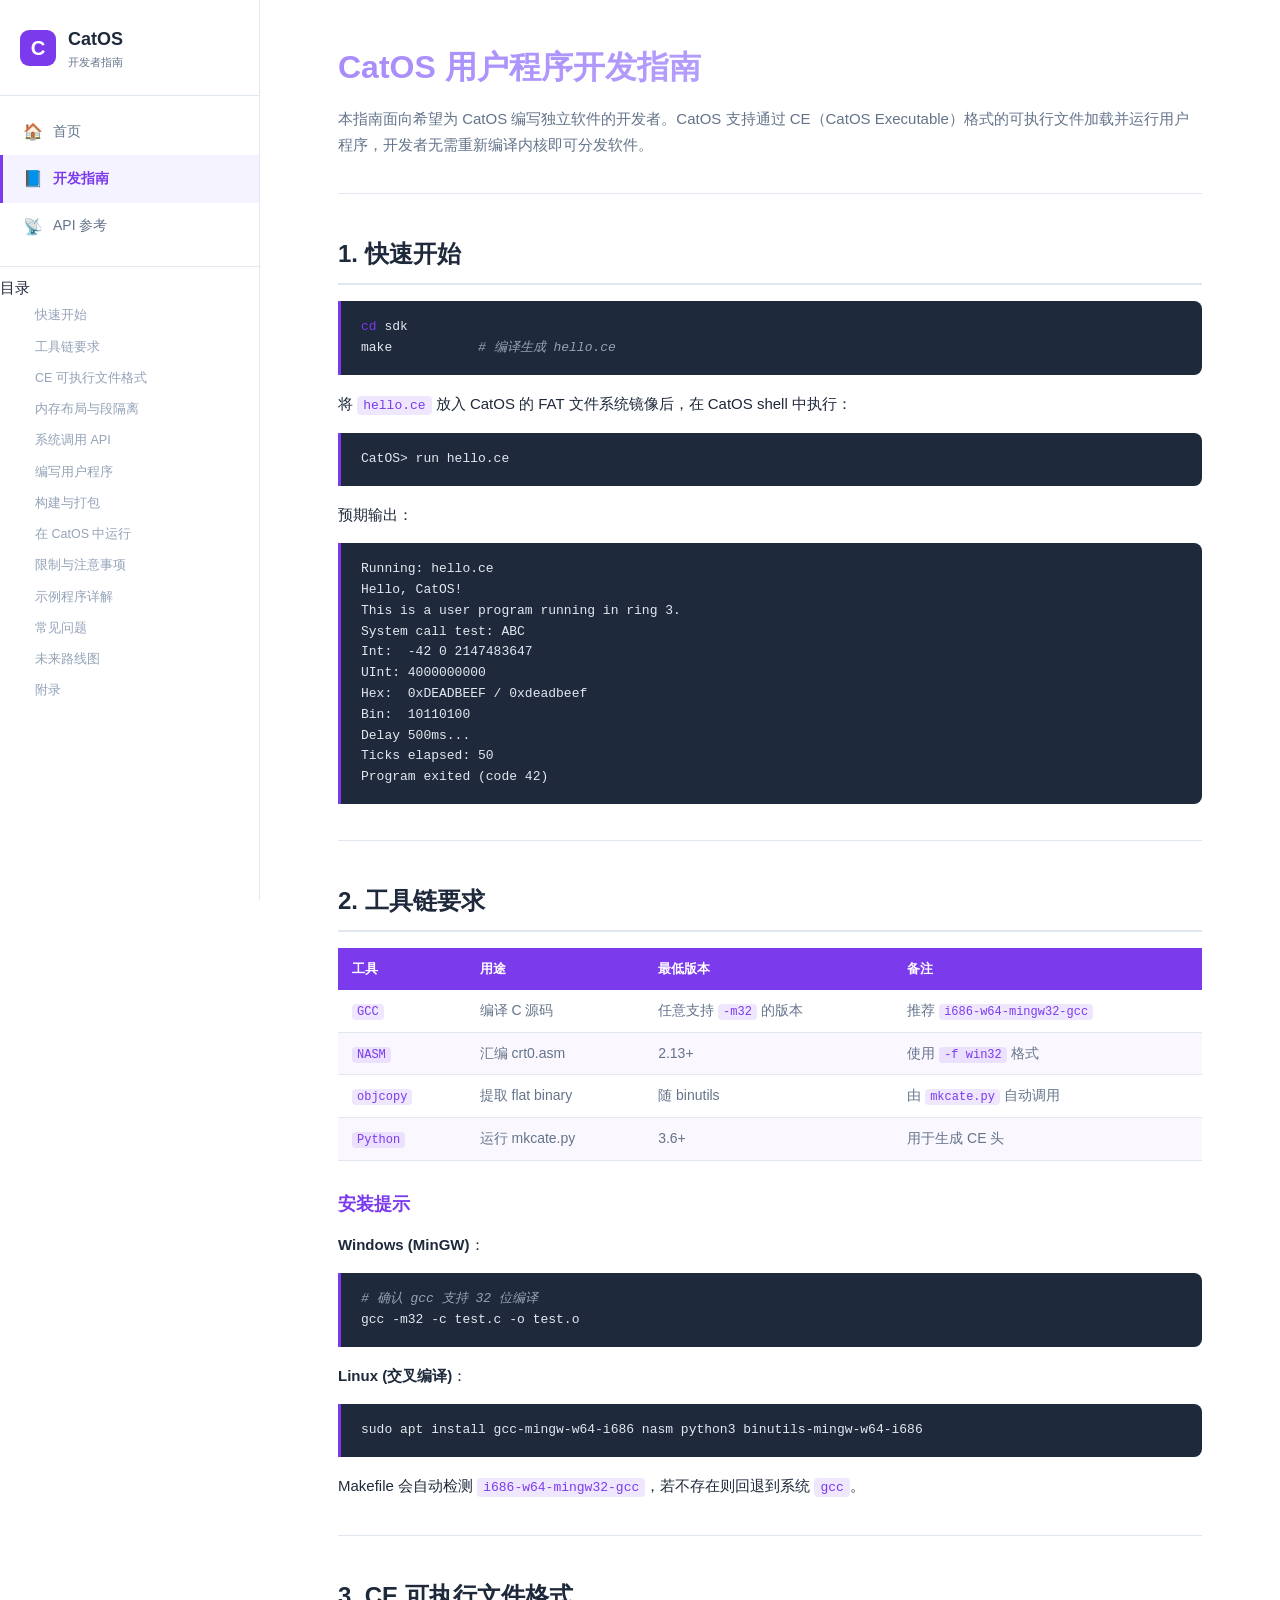
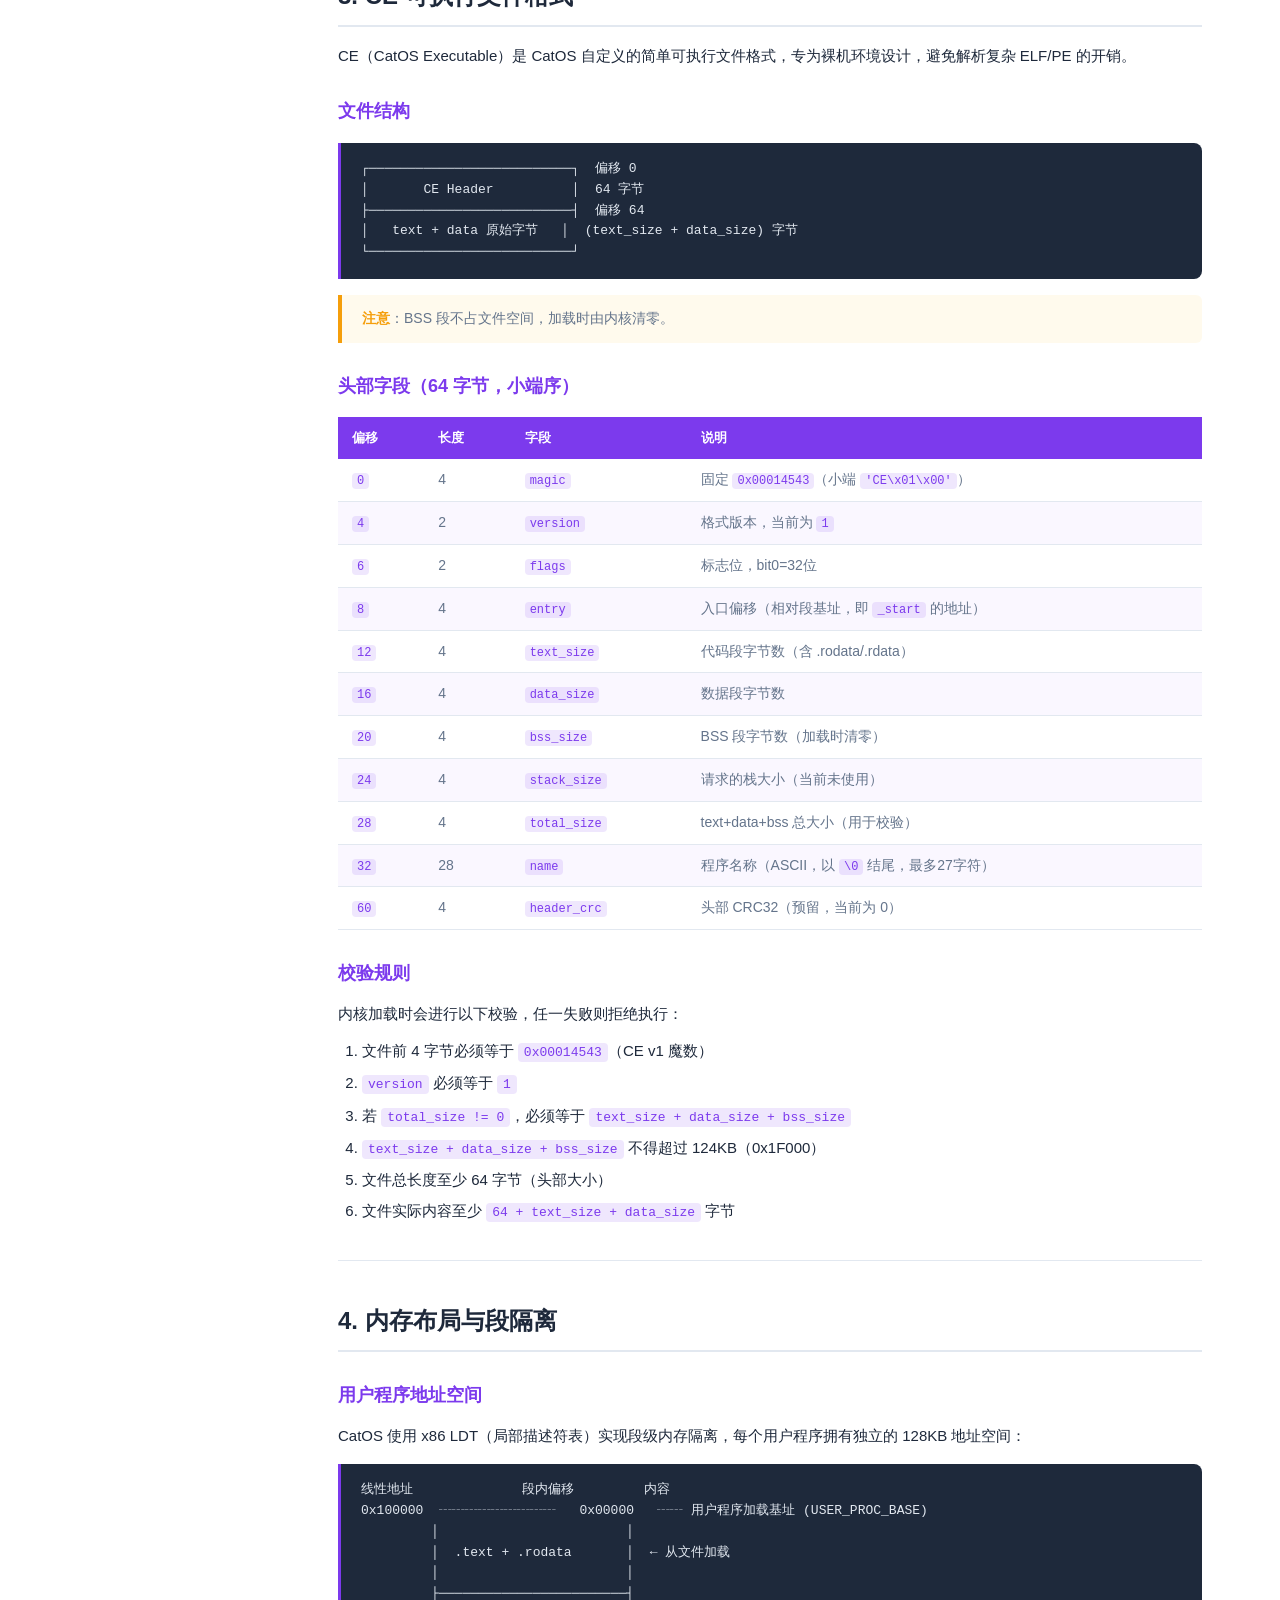
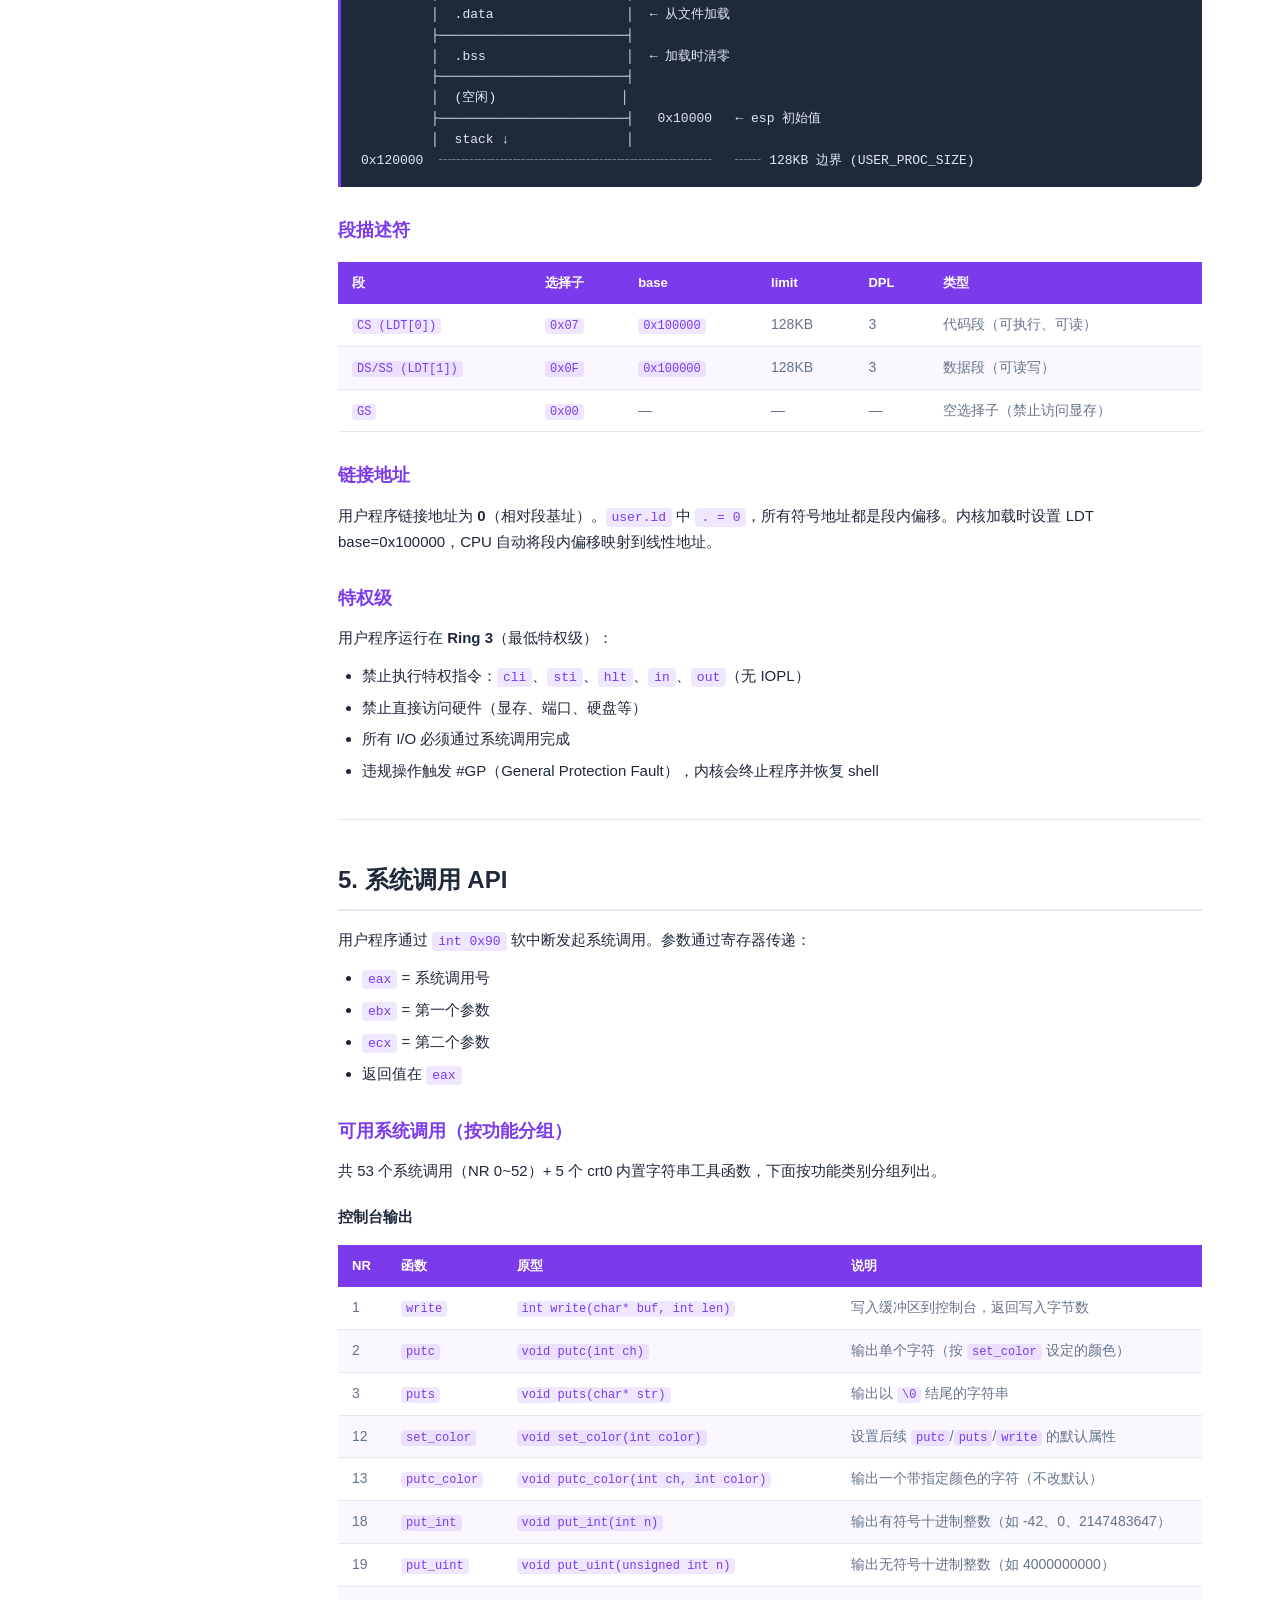
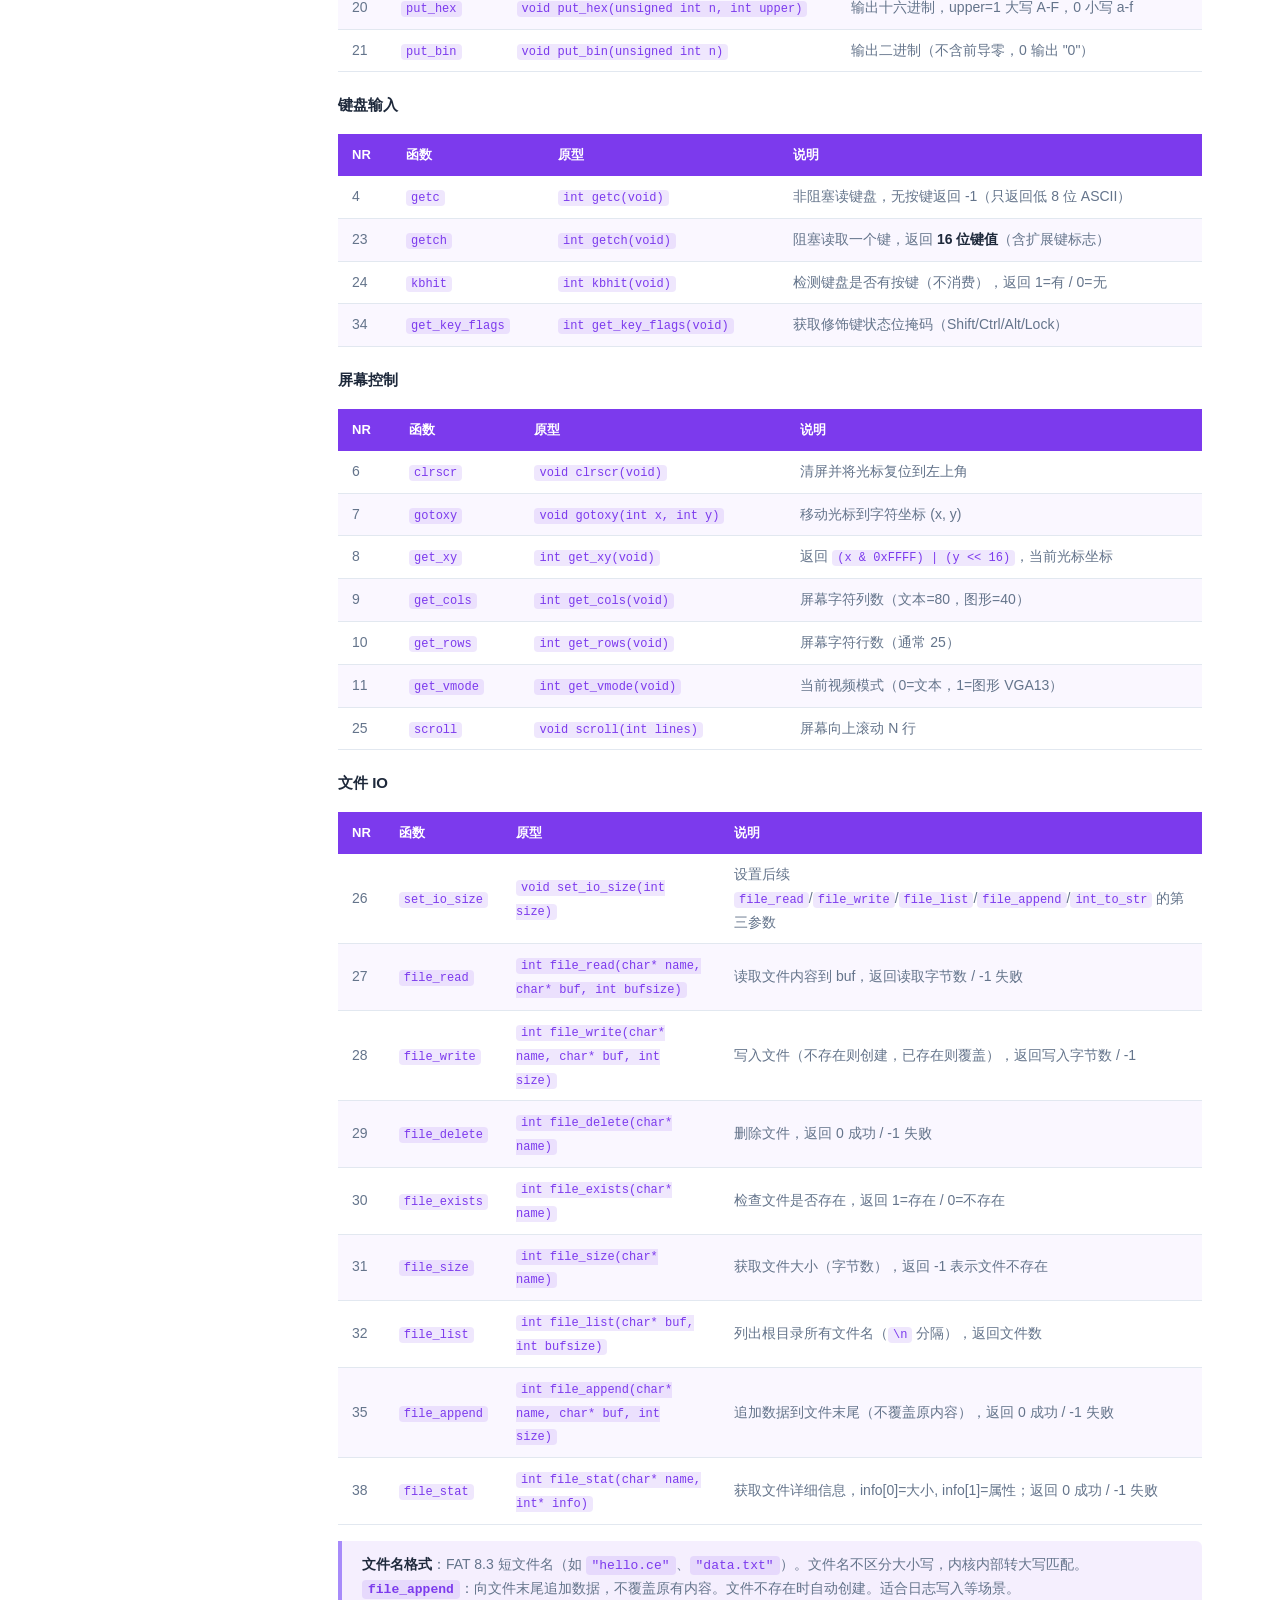
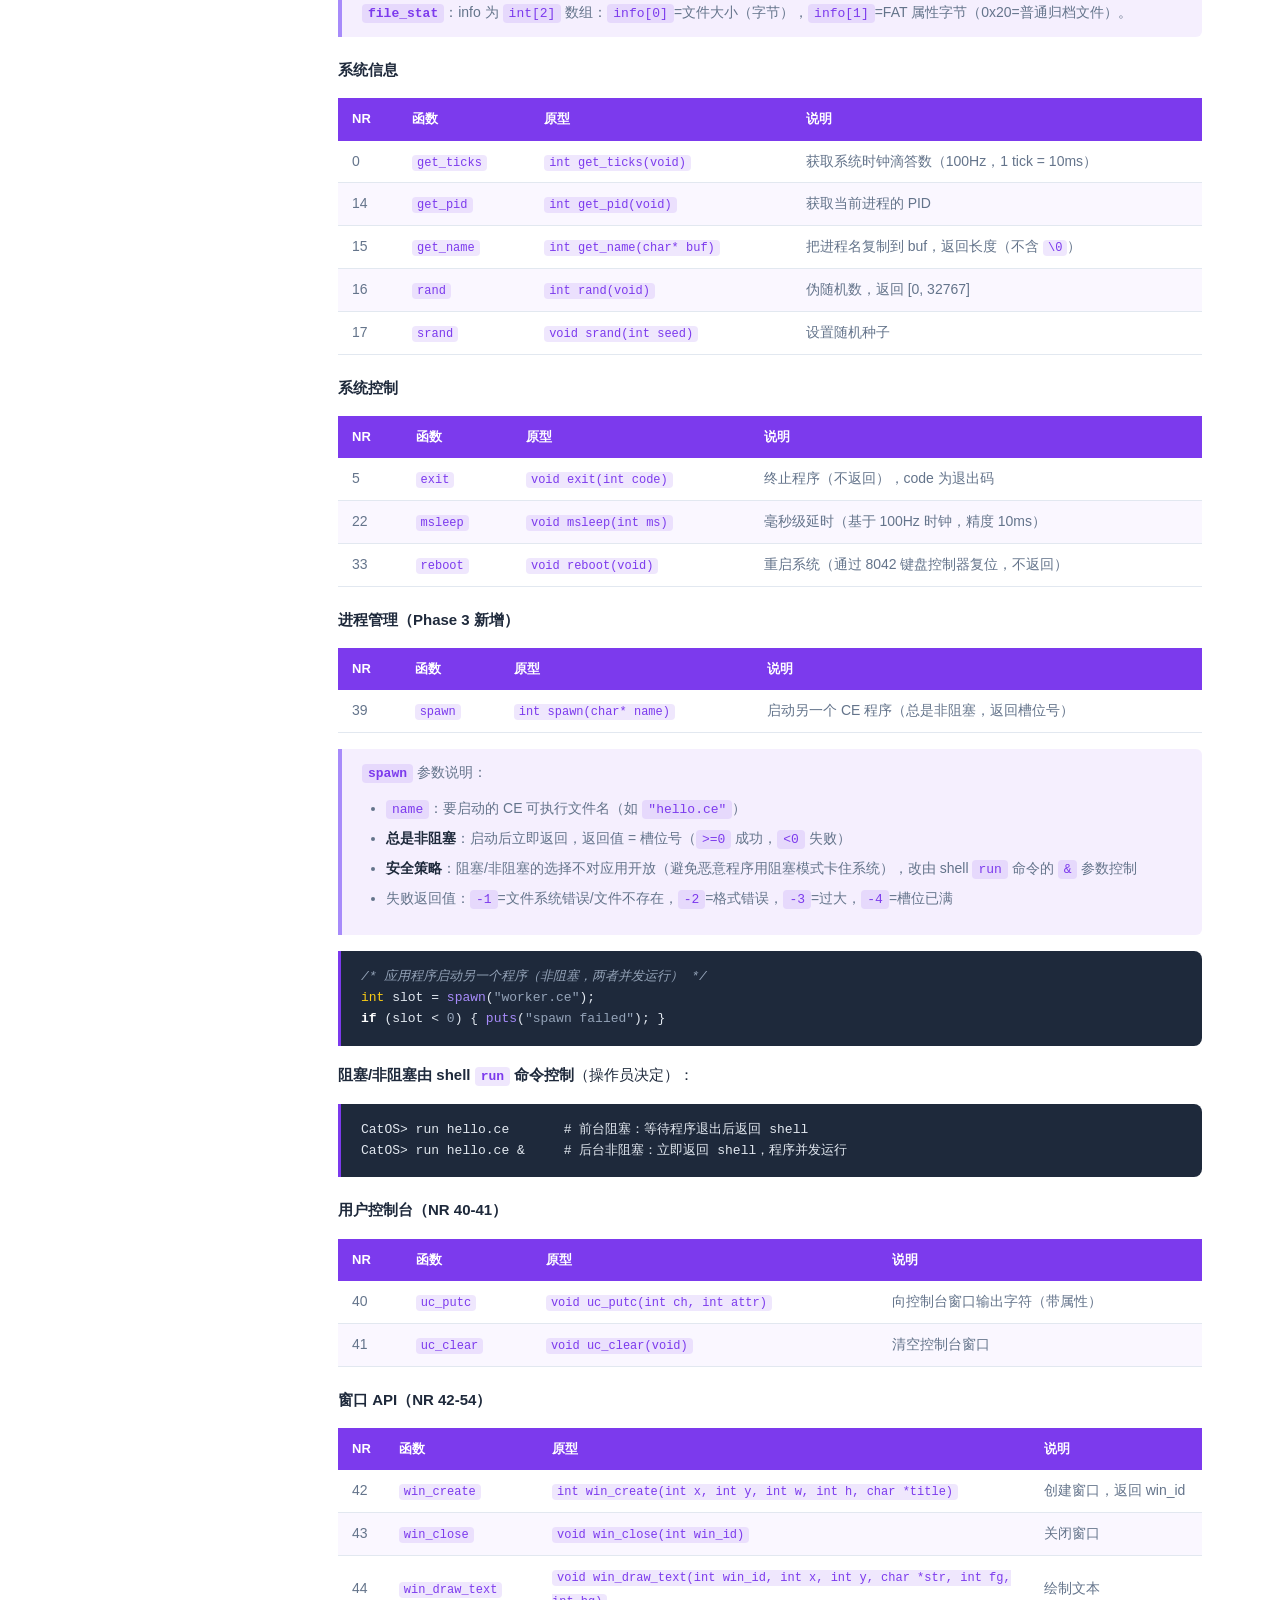
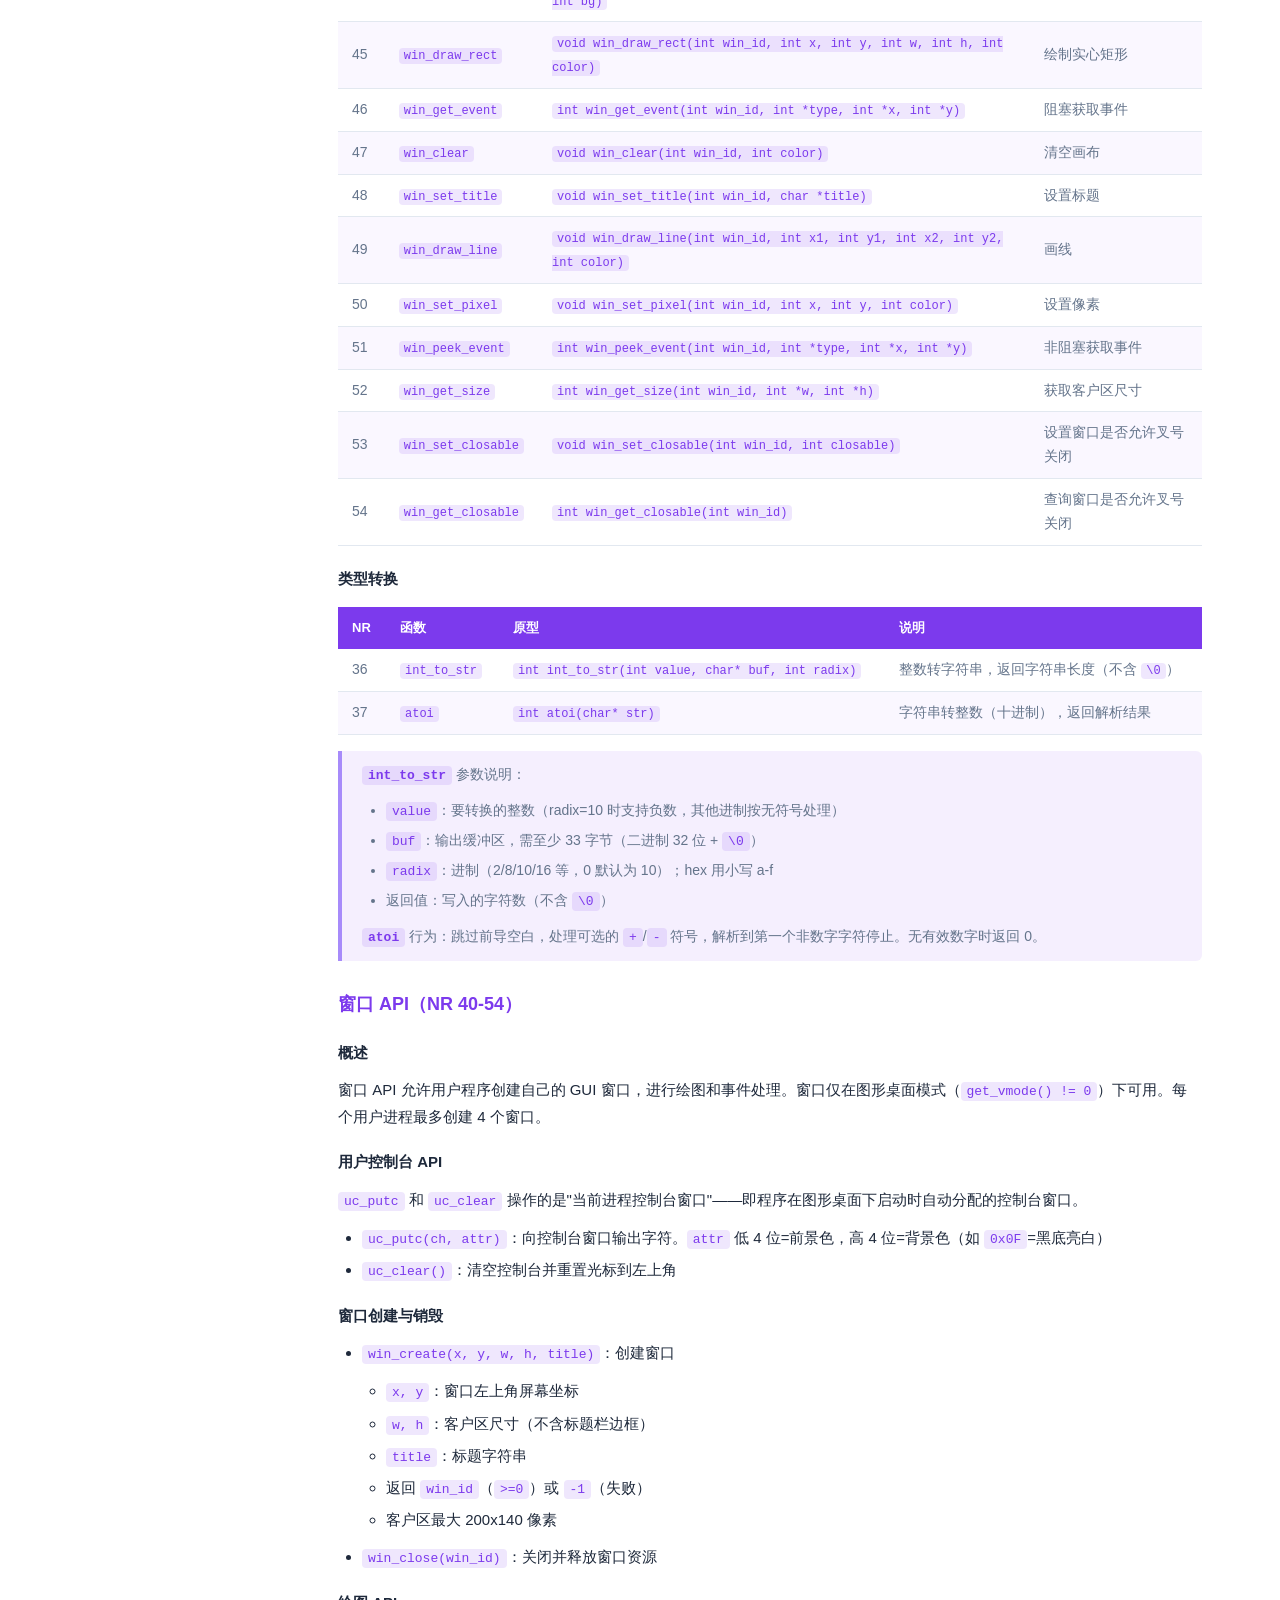
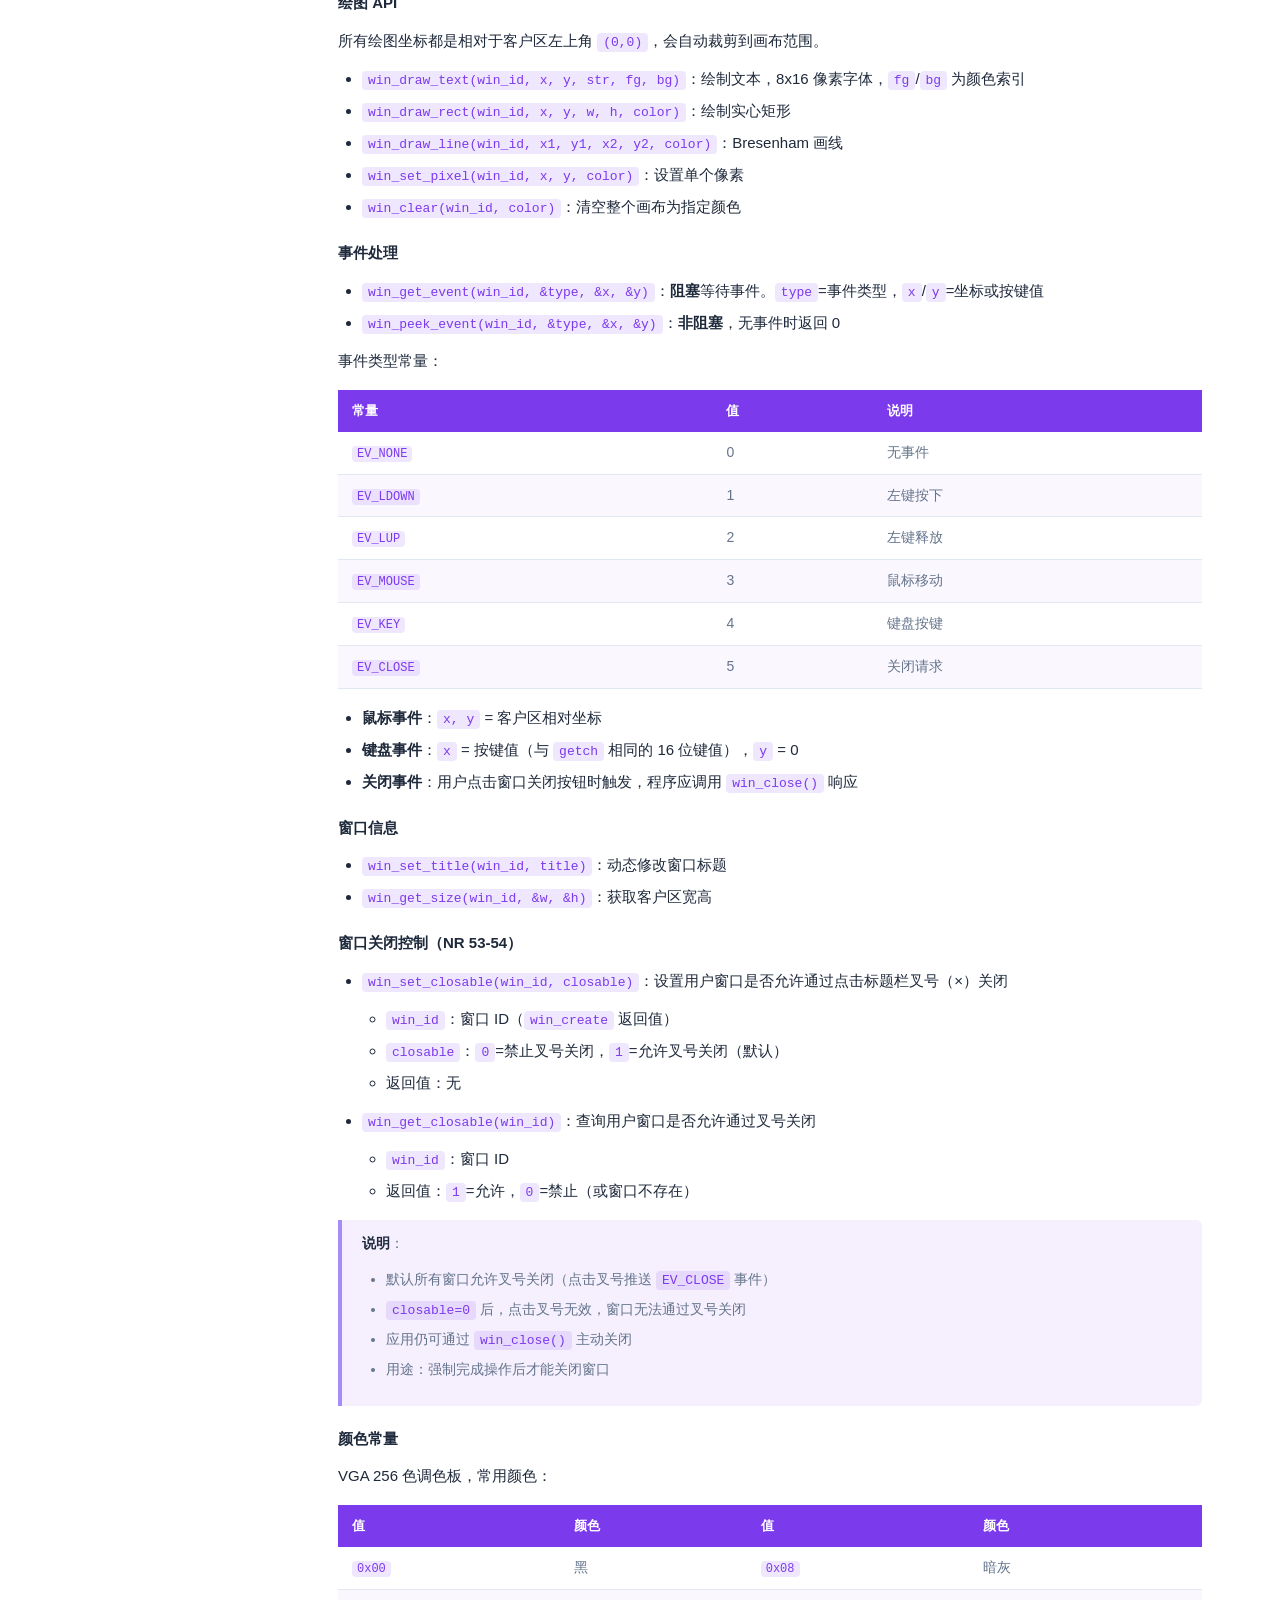
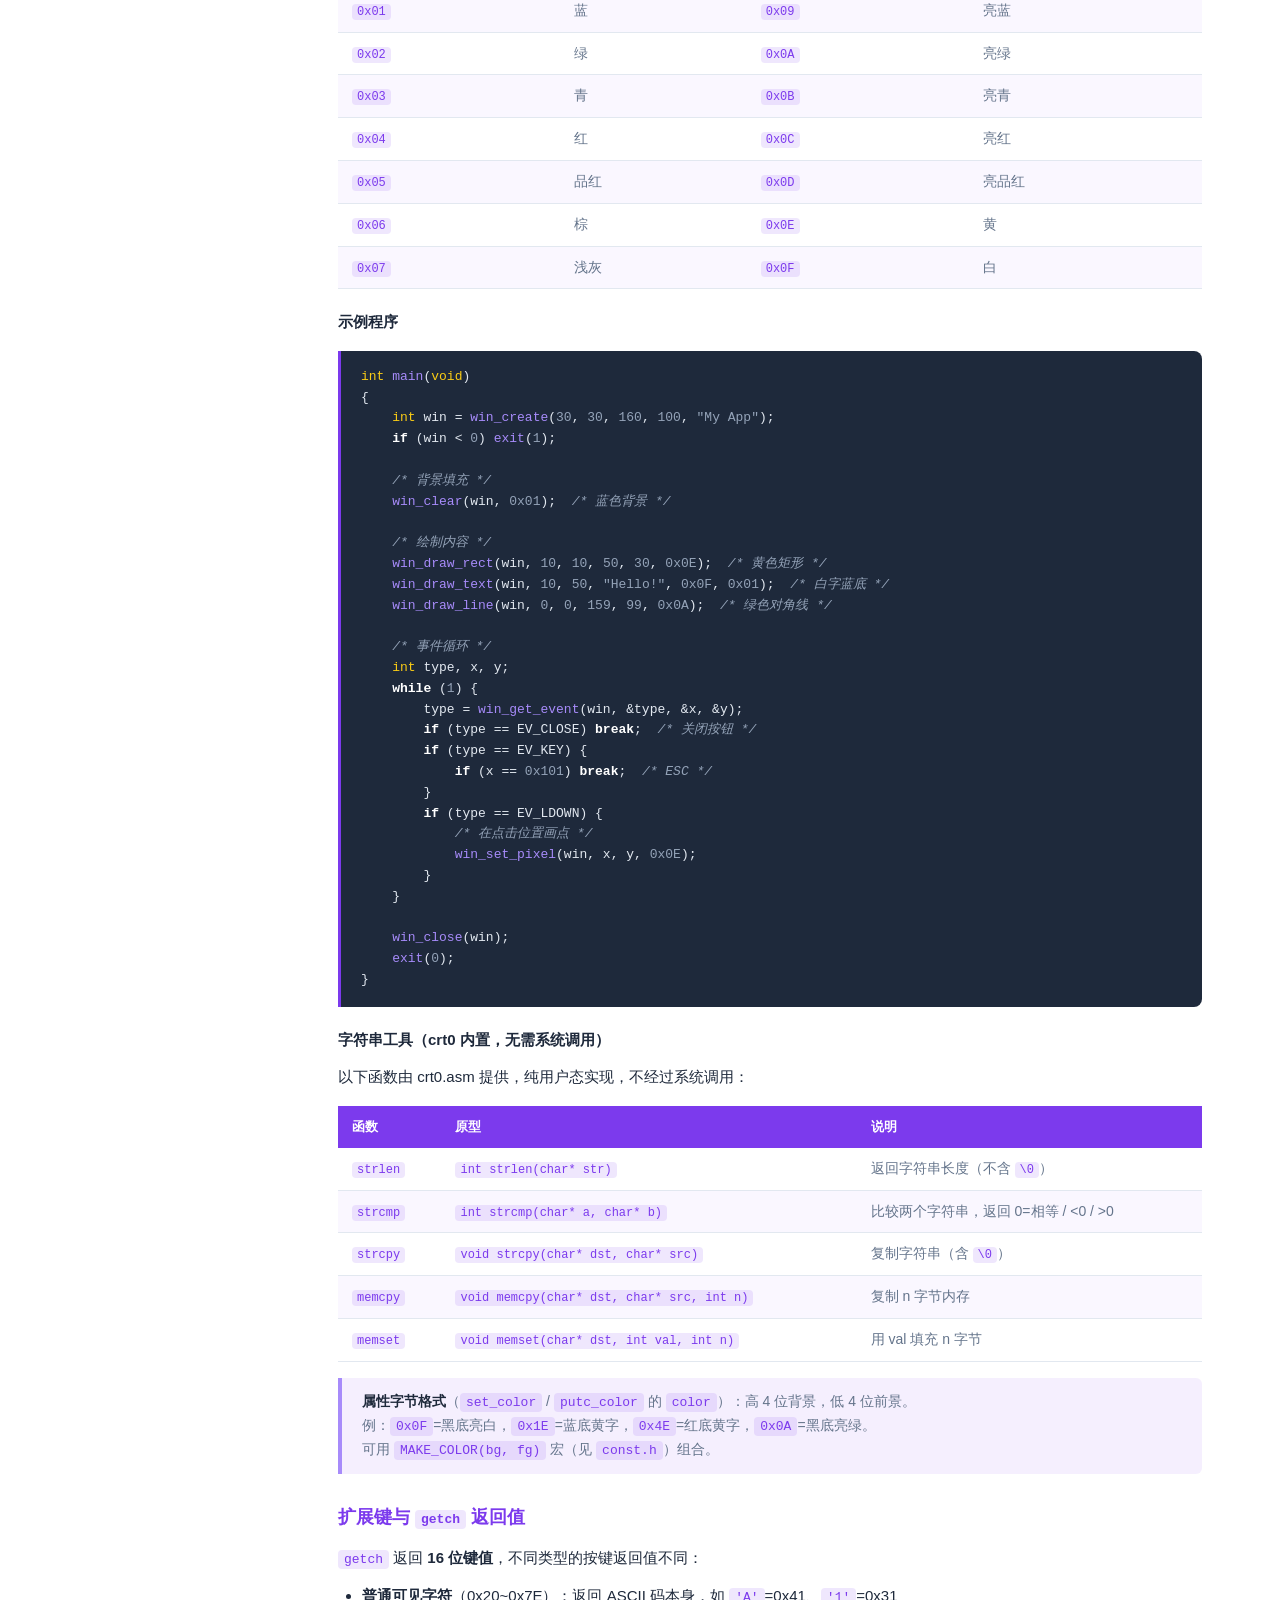
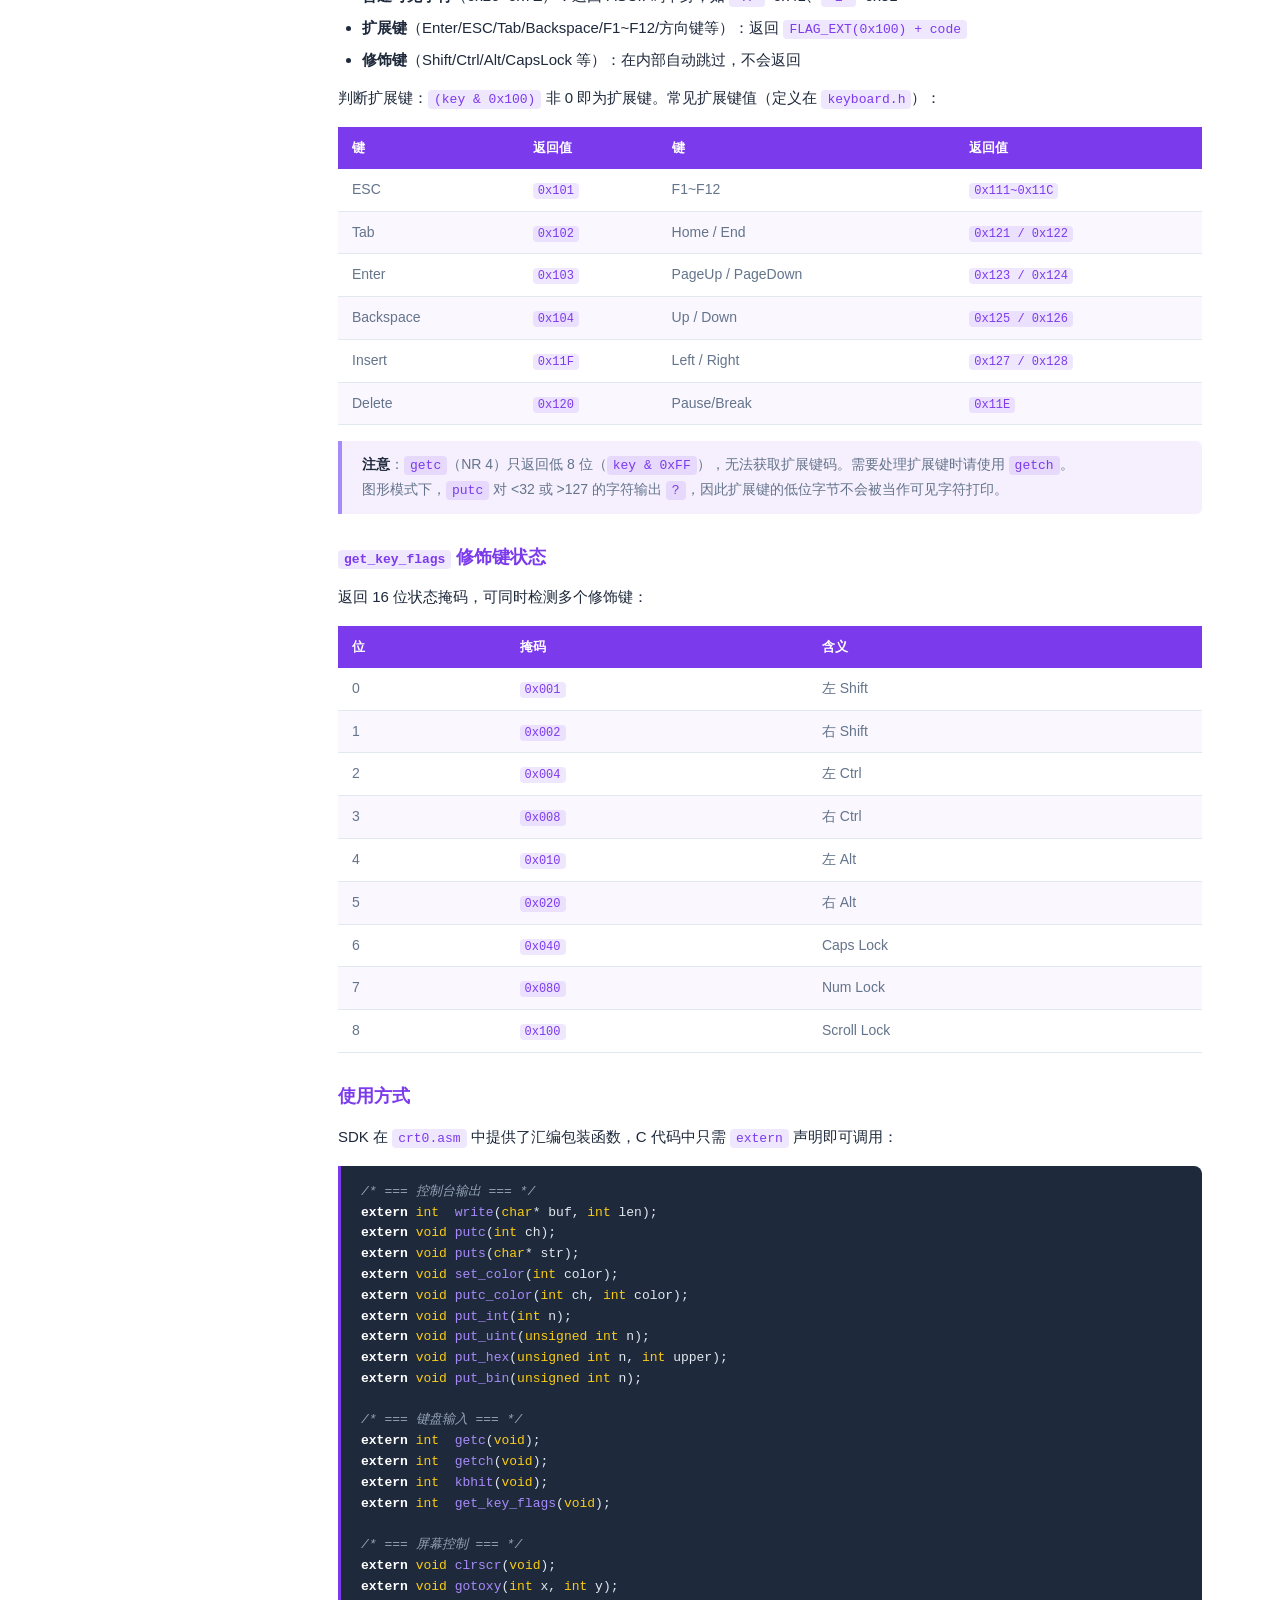
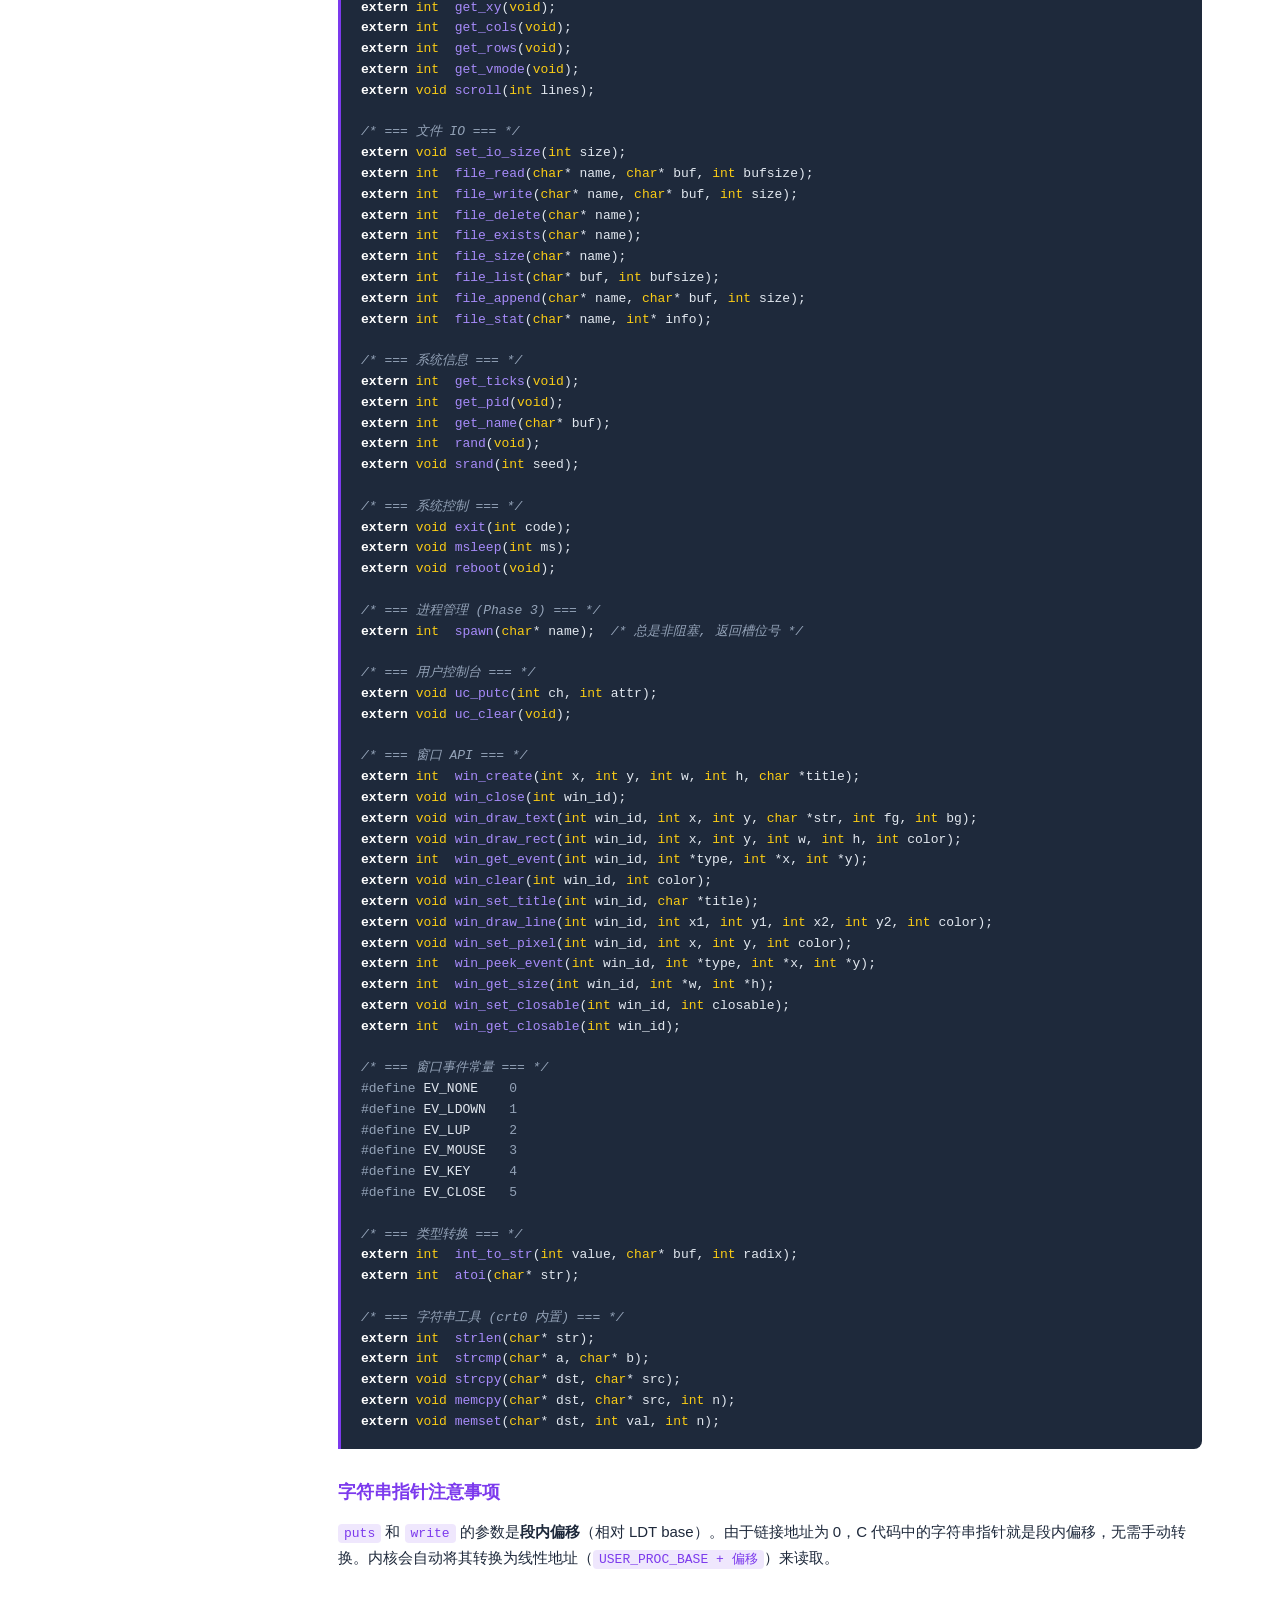
<file: CatOS/docs/developer.html>
<!DOCTYPE html>
<html lang="zh-CN">
<head>
<meta charset="UTF-8">
<meta name="viewport" content="width=device-width, initial-scale=1.0">
<title>CatOS 开发者指南</title>
<style>
  :root {
    --primary: #7c3aed;
    --primary-light: #a78bfa;
    --primary-dark: #5b21b6;
    --primary-bg: #f5f3ff;
    --bg: #ffffff;
    --bg-secondary: #f8fafc;
    --bg-card: #ffffff;
    --bg-code: #1e293b;
    --text: #1e293b;
    --text-secondary: #64748b;
    --text-muted: #94a3b8;
    --border: #e2e8f0;
    --sidebar-width: 260px;
  }

  * { margin: 0; padding: 0; box-sizing: border-box; }

  html { scroll-behavior: smooth; }

  body {
    font-family: "Noto Sans SC", "PingFang SC", "Microsoft YaHei", "HarmonyOS Sans", "Source Han Sans SC", sans-serif;
    background: var(--bg);
    color: var(--text);
    line-height: 1.7;
    font-size: 15px;
    display: flex;
    min-height: 100vh;
  }

  /* ===== Scrollbar ===== */
  ::-webkit-scrollbar { width: 8px; height: 8px; }
  ::-webkit-scrollbar-track { background: var(--bg-secondary); }
  ::-webkit-scrollbar-thumb { background: var(--border); border-radius: 4px; }
  ::-webkit-scrollbar-thumb:hover { background: var(--primary); }

  /* ===== Sidebar ===== */
  .sidebar {
    position: fixed;
    top: 0;
    left: 0;
    width: var(--sidebar-width);
    height: 100vh;
    background: var(--bg);
    border-right: 1px solid var(--border);
    overflow-y: auto;
    z-index: 100;
    transition: transform 0.3s ease;
  }

  .sidebar-logo {
    padding: 24px 20px;
    border-bottom: 1px solid var(--border);
    display: flex;
    align-items: center;
    gap: 12px;
  }

  .sidebar-logo .logo-icon {
    width: 36px;
    height: 36px;
    background: var(--primary);
    border-radius: 8px;
    display: flex;
    align-items: center;
    justify-content: center;
    font-weight: 900;
    font-size: 18px;
    color: #fff;
    flex-shrink: 0;
  }

  .sidebar-logo .logo-text {
    font-size: 18px;
    font-weight: 700;
    color: var(--text);
  }

  .sidebar-logo .logo-sub {
    font-size: 11px;
    color: var(--text-muted);
    margin-top: -2px;
  }

  .sidebar-nav {
    padding: 12px 0;
  }

  .sidebar-nav .nav-section {
    padding: 8px 20px 4px;
    font-size: 11px;
    text-transform: uppercase;
    letter-spacing: 1px;
    color: var(--text-muted);
    font-weight: 600;
  }

  .sidebar-nav a {
    display: flex;
    align-items: center;
    gap: 10px;
    padding: 10px 20px;
    color: var(--text-secondary);
    text-decoration: none;
    font-size: 14px;
    transition: all 0.15s;
    border-left: 3px solid transparent;
  }

  .sidebar-nav a:hover {
    background: rgba(124, 58, 237, 0.1);
    color: var(--text);
  }

  .sidebar-nav a.active {
    color: var(--primary);
    border-left-color: var(--primary);
    background: var(--primary-bg);
    font-weight: 600;
  }

  .sidebar-nav a .nav-icon {
    width: 20px;
    text-align: center;
    font-size: 16px;
  }

  /* ===== TOC in sidebar ===== */
  .sidebar-toc {
    padding: 8px 0 20px;
    border-top: 1px solid var(--border);
    margin-top: 4px;
  }

  .sidebar-toc .toc-item {
    display: block;
    padding: 5px 20px 5px 33px;
    color: var(--text-muted);
    text-decoration: none;
    font-size: 12.5px;
    transition: all 0.2s;
    border-left: 2px solid transparent;
    white-space: nowrap;
    overflow: hidden;
    text-overflow: ellipsis;
  }

  .sidebar-toc .toc-item:hover {
    color: var(--text-secondary);
    background: rgba(124, 58, 237, 0.05);
  }

  .sidebar-toc .toc-item.active {
    color: var(--primary);
    border-left-color: var(--primary);
    background: var(--primary-bg);
  }

  /* ===== Main Content ===== */
  .main {
    margin-left: var(--sidebar-width);
    flex: 1;
    min-height: 100vh;
    max-width: calc(100% - var(--sidebar-width));
  }

  .content {
    max-width: 960px;
    margin: 0 auto;
    padding: 40px 48px 80px;
  }

  /* ===== Article Header ===== */
  .article-header {
    margin-bottom: 40px;
    padding-bottom: 24px;
    border-bottom: 1px solid var(--border);
  }

  .article-header h1 {
    font-size: 32px;
    font-weight: 800;
    background: linear-gradient(135deg, var(--primary-light), #c4b5fd);
    -webkit-background-clip: text;
    -webkit-text-fill-color: transparent;
    background-clip: text;
    margin-bottom: 8px;
  }

  .article-header p {
    color: var(--text-secondary);
    font-size: 15px;
  }

  /* ===== Typography ===== */
  h2 {
    font-size: 24px;
    font-weight: 700;
    margin: 40px 0 16px;
    padding-bottom: 8px;
    border-bottom: 2px solid var(--border);
    color: var(--text);
  }

  h2 .hash-link {
    color: var(--primary);
    opacity: 0.4;
    text-decoration: none;
    margin-left: 8px;
    font-weight: 400;
  }

  h2 .hash-link:hover { opacity: 1; }

  h3 {
    font-size: 18px;
    font-weight: 600;
    margin: 28px 0 12px;
    color: var(--primary);
  }

  h4 {
    font-size: 15px;
    font-weight: 600;
    margin: 20px 0 8px;
    color: var(--text);
  }

  p { margin: 12px 0; }

  a { color: var(--primary); text-decoration: none; }
  a:hover { text-decoration: underline; }

  strong { color: var(--text); font-weight: 600; }

  hr {
    border: none;
    border-top: 1px solid var(--border);
    margin: 36px 0;
  }

  ul, ol { margin: 12px 0; padding-left: 24px; }
  li { margin: 6px 0; }

  blockquote {
    margin: 16px 0;
    padding: 12px 20px;
    background: rgba(124, 58, 237, 0.08);
    border-left: 4px solid var(--primary-light);
    border-radius: 0 6px 6px 0;
    color: var(--text-secondary);
    font-size: 14px;
  }

  blockquote p { margin: 0; }

  .note {
    margin: 16px 0;
    padding: 12px 20px;
    background: rgba(251, 191, 36, 0.08);
    border-left: 4px solid #f59e0b;
    border-radius: 0 6px 6px 0;
    color: var(--text-secondary);
    font-size: 14px;
  }

  .note strong { color: #f59e0b; }

  .strikethrough { text-decoration: line-through; color: var(--text-muted); }

  /* ===== Code ===== */
  code {
    font-family: "JetBrains Mono", "Fira Code", "Cascadia Code", "Consolas", monospace;
    font-size: 13px;
    background: rgba(124, 58, 237, 0.12);
    color: var(--primary);
    padding: 2px 6px;
    border-radius: 4px;
  }

  pre {
    position: relative;
    margin: 16px 0;
    background: var(--bg-code);
    border-left: 3px solid var(--primary);
    border-radius: 0 8px 8px 0;
    overflow: hidden;
  }

  pre .copy-btn {
    position: absolute;
    top: 8px;
    right: 8px;
    width: 32px;
    height: 32px;
    border: 1px solid var(--border);
    background: var(--bg);
    color: var(--text-muted);
    border-radius: 6px;
    cursor: pointer;
    display: flex;
    align-items: center;
    justify-content: center;
    font-size: 14px;
    opacity: 0;
    transition: all 0.2s;
    z-index: 2;
  }

  pre:hover .copy-btn { opacity: 1; }

  pre .copy-btn:hover {
    background: var(--primary);
    color: #fff;
    border-color: var(--primary);
  }

  pre .copy-btn.copied {
    background: #10b981;
    color: #fff;
    border-color: #10b981;
  }

  pre code {
    display: block;
    padding: 16px 20px;
    background: transparent;
    color: #e2e8f0;
    font-size: 13px;
    line-height: 1.6;
    overflow-x: auto;
    tab-size: 4;
  }

  /* Syntax Highlighting */
  .hljs-comment { color: #94a3b8; font-style: italic; }
  .hljs-keyword { color: #fff; font-weight: 700; }
  .hljs-string { color: #94a3b8; }
  .hljs-number { color: #94a3b8; }
  .hljs-function { color: #a78bfa; }
  .hljs-title { color: #a78bfa; }
  .hljs-built_in { color: #7c3aed; }
  .hljs-type { color: #facc15; }
  .hljs-attr { color: #a78bfa; }
  .hljs-params { color: #e2e8f0; }
  .hljs-literal { color: #facc15; }
  .hljs-symbol { color: #facc15; }
  .hljs-variable { color: #e2e8f0; }
  .hljs-punctuation { color: #e2e8f0; }
  .hljs-property { color: #a78bfa; }
  .hljs-selector-class { color: #a78bfa; }
  .hljs-selector-tag { color: #fff; font-weight: 700; }
  .hljs-meta { color: #94a3b8; }
  .hljs-meta .hljs-keyword { color: #94a3b8; font-weight: 400; }
  .hljs-meta .hljs-string { color: #94a3b8; }
  .hljs-selector-id { color: #facc15; }
  .hljs-selector-pseudo { color: #a78bfa; }
  .hljs-addition { color: #34d399; }
  .hljs-deletion { color: #f87171; }
  .hljs-bullet { color: #38bdf8; }
  .hljs-link { color: #38bdf8; text-decoration: underline; }
  .hljs-emphasis { font-style: italic; }
  .hljs-strong { font-weight: bold; }
  .hljs-operator { color: #c084fc; }
  .hljs-section { color: #fbbf24; }
  .hljs-attribute { color: #a78bfa; }

  /* ===== Tables ===== */
  .table-wrap {
    margin: 16px 0;
    overflow-x: auto;
  }

  table {
    width: 100%;
    border-collapse: collapse;
    font-size: 14px;
  }

  thead { background: var(--primary); }

  th {
    color: #fff;
    font-weight: 600;
    padding: 10px 14px;
    text-align: left;
    white-space: nowrap;
    font-size: 13px;
  }

  td {
    padding: 9px 14px;
    border-bottom: 1px solid var(--border);
    color: var(--text-secondary);
  }

  tbody tr:nth-child(even) { background: rgba(124, 58, 237, 0.04); }
  tbody tr:nth-child(odd) { background: transparent; }
  tbody tr:hover { background: rgba(124, 58, 237, 0.1); }

  td code {
    font-size: 12px;
    padding: 1px 5px;
  }

  /* ===== Art/ASCII boxes ===== */
  .ascii-art {
    font-family: "JetBrains Mono", "Fira Code", "Cascadia Code", "Consolas", monospace;
    font-size: 12.5px;
    line-height: 1.5;
    color: var(--text-secondary);
    white-space: pre;
    overflow-x: auto;
  }

  /* ===== Back to Top ===== */
  .back-to-top {
    position: fixed;
    bottom: 32px;
    right: 32px;
    width: 44px;
    height: 44px;
    background: var(--primary);
    color: #fff;
    border: none;
    border-radius: 50%;
    cursor: pointer;
    font-size: 20px;
    display: flex;
    align-items: center;
    justify-content: center;
    opacity: 0;
    transform: translateY(16px);
    pointer-events: none;
    transition: all 0.25s;
    z-index: 50;
    box-shadow: 0 4px 24px rgba(124, 58, 237, 0.3);
  }

  .back-to-top.visible {
    opacity: 1;
    transform: translateY(0);
    pointer-events: auto;
  }

  .back-to-top:hover {
    background: var(--primary-dark);
    transform: translateY(-2px);
    box-shadow: 0 6px 24px rgba(124, 58, 237, 0.4);
  }

  /* ===== Hamburger ===== */
  .hamburger {
    display: none;
    position: fixed;
    top: 16px;
    left: 16px;
    width: 40px;
    height: 40px;
    background: var(--bg);
    border: 1px solid var(--border);
    border-radius: 8px;
    cursor: pointer;
    z-index: 200;
    align-items: center;
    justify-content: center;
    font-size: 20px;
    color: var(--text);
  }

  .sidebar-overlay {
    display: none;
    position: fixed;
    top: 0;
    left: 0;
    width: 100%;
    height: 100%;
    background: rgba(0,0,0,0.5);
    z-index: 99;
  }

  /* ===== Responsive ===== */
  @media (max-width: 900px) {
    .hamburger { display: flex; }
    .sidebar-overlay.active { display: block; }

    .sidebar {
      transform: translateX(-100%);
    }

    .sidebar.active {
      transform: translateX(0);
    }

    .main {
      margin-left: 0;
      max-width: 100%;
    }

    .content {
      padding: 24px 20px 60px;
    }

    .article-header h1 { font-size: 24px; }

    .back-to-top {
      bottom: 20px;
      right: 20px;
      width: 40px;
      height: 40px;
      font-size: 18px;
    }
  }

  @media (max-width: 600px) {
    .content { padding: 16px 14px 40px; }
    .article-header h1 { font-size: 20px; }
    h2 { font-size: 20px; }
    h3 { font-size: 16px; }
    pre code { font-size: 12px; padding: 12px 14px; }
    th, td { padding: 7px 10px; font-size: 13px; }
  }

  /* ===== Stripe row for limitation table checkmark ===== */
  .check { color: #34d399; }
  .pending-icon { color: #f59e0b; }
</style>
</head>
<body>

<!-- Overlay -->
<div class="sidebar-overlay" id="sidebarOverlay"></div>

<!-- Hamburger -->
<button class="hamburger" id="hamburgerBtn" aria-label="Toggle sidebar">☰</button>

<!-- ===== Sidebar ===== -->
<aside class="sidebar" id="sidebar">
  <div class="sidebar-logo">
    <a href="index.html" style="display:flex;align-items:center;gap:12px;text-decoration:none;">
      <svg width="36" height="36" viewBox="0 0 32 32" fill="none">
        <rect width="32" height="32" rx="8" fill="#7c3aed"/>
        <text x="16" y="22" text-anchor="middle" fill="#fff" font-size="18" font-weight="bold" font-family="sans-serif">C</text>
      </svg>
      <div>
        <div style="font-size:18px;font-weight:700;color:#1e293b;">CatOS</div>
        <div style="font-size:11px;color:#64748b;margin-top:-2px;">开发者指南</div>
      </div>
    </a>
  </div>

  <nav class="sidebar-nav">
    <a href="index.html"><span class="nav-icon">🏠</span> 首页</a>
    <a href="developer.html" class="active"><span class="nav-icon">📘</span> 开发指南</a>
    <a href="api.html"><span class="nav-icon">📡</span> API 参考</a>
  </nav>

  <div class="sidebar-toc" id="sidebarToc">
    <div class="nav-section">目录</div>
    <a href="#sec1" class="toc-item">快速开始</a>
    <a href="#sec2" class="toc-item">工具链要求</a>
    <a href="#sec3" class="toc-item">CE 可执行文件格式</a>
    <a href="#sec4" class="toc-item">内存布局与段隔离</a>
    <a href="#sec5" class="toc-item">系统调用 API</a>
    <a href="#sec6" class="toc-item">编写用户程序</a>
    <a href="#sec7" class="toc-item">构建与打包</a>
    <a href="#sec8" class="toc-item">在 CatOS 中运行</a>
    <a href="#sec9" class="toc-item">限制与注意事项</a>
    <a href="#sec10" class="toc-item">示例程序详解</a>
    <a href="#sec11" class="toc-item">常见问题</a>
    <a href="#sec12" class="toc-item">未来路线图</a>
    <a href="#appendix" class="toc-item">附录</a>
  </div>
</aside>

<!-- ===== Main Content ===== -->
<div class="main">
<div class="content">

<div class="article-header">
  <h1>CatOS 用户程序开发指南</h1>
  <p>本指南面向希望为 CatOS 编写独立软件的开发者。CatOS 支持通过 CE（CatOS Executable）格式的可执行文件加载并运行用户程序，开发者无需重新编译内核即可分发软件。</p>
</div>

<!-- ===== 1. 快速开始 ===== -->
<h2 id="sec1">1. 快速开始</h2>

<pre><code class="language-bash"><span class="hljs-built_in">cd</span> sdk
make           <span class="hljs-comment"># 编译生成 hello.ce</span></code></pre>

<p>将 <code>hello.ce</code> 放入 CatOS 的 FAT 文件系统镜像后，在 CatOS shell 中执行：</p>

<pre><code>CatOS&gt; run hello.ce</code></pre>

<p>预期输出：</p>

<pre><code>Running: hello.ce
Hello, CatOS!
This is a user program running in ring 3.
System call test: ABC
Int:  -42 0 2147483647
UInt: 4000000000
Hex:  0xDEADBEEF / 0xdeadbeef
Bin:  10110100
Delay 500ms...
Ticks elapsed: 50
Program exited (code 42)</code></pre>

<hr>

<!-- ===== 2. 工具链要求 ===== -->
<h2 id="sec2">2. 工具链要求</h2>

<div class="table-wrap">
<table>
<thead>
  <tr>
    <th>工具</th>
    <th>用途</th>
    <th>最低版本</th>
    <th>备注</th>
  </tr>
</thead>
<tbody>
  <tr>
    <td><code>GCC</code></td>
    <td>编译 C 源码</td>
    <td>任意支持 <code>-m32</code> 的版本</td>
    <td>推荐 <code>i686-w64-mingw32-gcc</code></td>
  </tr>
  <tr>
    <td><code>NASM</code></td>
    <td>汇编 crt0.asm</td>
    <td>2.13+</td>
    <td>使用 <code>-f win32</code> 格式</td>
  </tr>
  <tr>
    <td><code>objcopy</code></td>
    <td>提取 flat binary</td>
    <td>随 binutils</td>
    <td>由 <code>mkcate.py</code> 自动调用</td>
  </tr>
  <tr>
    <td><code>Python</code></td>
    <td>运行 mkcate.py</td>
    <td>3.6+</td>
    <td>用于生成 CE 头</td>
  </tr>
</tbody>
</table>
</div>

<h3>安装提示</h3>

<p><strong>Windows (MinGW)</strong>：</p>

<pre><code class="language-bash"><span class="hljs-comment"># 确认 gcc 支持 32 位编译</span>
gcc -m32 -c test.c -o test.o</code></pre>

<p><strong>Linux (交叉编译)</strong>：</p>

<pre><code class="language-bash">sudo apt install gcc-mingw-w64-i686 nasm python3 binutils-mingw-w64-i686</code></pre>

<p>Makefile 会自动检测 <code>i686-w64-mingw32-gcc</code>，若不存在则回退到系统 <code>gcc</code>。</p>

<hr>

<!-- ===== 3. CE 可执行文件格式 ===== -->
<h2 id="sec3">3. CE 可执行文件格式</h2>

<p>CE（CatOS Executable）是 CatOS 自定义的简单可执行文件格式，专为裸机环境设计，避免解析复杂 ELF/PE 的开销。</p>

<h3>文件结构</h3>

<pre><code>┌──────────────────────────┐  偏移 0
│       CE Header          │  64 字节
├──────────────────────────┤  偏移 64
│   text + data 原始字节   │  (text_size + data_size) 字节
└──────────────────────────┘</code></pre>

<div class="note">
  <strong>注意</strong>：BSS 段不占文件空间，加载时由内核清零。
</div>

<h3>头部字段（64 字节，小端序）</h3>

<div class="table-wrap">
<table>
<thead>
  <tr>
    <th>偏移</th>
    <th>长度</th>
    <th>字段</th>
    <th>说明</th>
  </tr>
</thead>
<tbody>
  <tr>
    <td><code>0</code></td>
    <td>4</td>
    <td><code>magic</code></td>
    <td>固定 <code>0x00014543</code>（小端 <code>'CE\x01\x00'</code>）</td>
  </tr>
  <tr>
    <td><code>4</code></td>
    <td>2</td>
    <td><code>version</code></td>
    <td>格式版本，当前为 <code>1</code></td>
  </tr>
  <tr>
    <td><code>6</code></td>
    <td>2</td>
    <td><code>flags</code></td>
    <td>标志位，bit0=32位</td>
  </tr>
  <tr>
    <td><code>8</code></td>
    <td>4</td>
    <td><code>entry</code></td>
    <td>入口偏移（相对段基址，即 <code>_start</code> 的地址）</td>
  </tr>
  <tr>
    <td><code>12</code></td>
    <td>4</td>
    <td><code>text_size</code></td>
    <td>代码段字节数（含 .rodata/.rdata）</td>
  </tr>
  <tr>
    <td><code>16</code></td>
    <td>4</td>
    <td><code>data_size</code></td>
    <td>数据段字节数</td>
  </tr>
  <tr>
    <td><code>20</code></td>
    <td>4</td>
    <td><code>bss_size</code></td>
    <td>BSS 段字节数（加载时清零）</td>
  </tr>
  <tr>
    <td><code>24</code></td>
    <td>4</td>
    <td><code>stack_size</code></td>
    <td>请求的栈大小（当前未使用）</td>
  </tr>
  <tr>
    <td><code>28</code></td>
    <td>4</td>
    <td><code>total_size</code></td>
    <td>text+data+bss 总大小（用于校验）</td>
  </tr>
  <tr>
    <td><code>32</code></td>
    <td>28</td>
    <td><code>name</code></td>
    <td>程序名称（ASCII，以 <code>\0</code> 结尾，最多27字符）</td>
  </tr>
  <tr>
    <td><code>60</code></td>
    <td>4</td>
    <td><code>header_crc</code></td>
    <td>头部 CRC32（预留，当前为 0）</td>
  </tr>
</tbody>
</table>
</div>

<h3>校验规则</h3>

<p>内核加载时会进行以下校验，任一失败则拒绝执行：</p>

<ol>
  <li>文件前 4 字节必须等于 <code>0x00014543</code>（CE v1 魔数）</li>
  <li><code>version</code> 必须等于 <code>1</code></li>
  <li>若 <code>total_size != 0</code>，必须等于 <code>text_size + data_size + bss_size</code></li>
  <li><code>text_size + data_size + bss_size</code> 不得超过 124KB（0x1F000）</li>
  <li>文件总长度至少 64 字节（头部大小）</li>
  <li>文件实际内容至少 <code>64 + text_size + data_size</code> 字节</li>
</ol>

<hr>

<!-- ===== 4. 内存布局与段隔离 ===== -->
<h2 id="sec4">4. 内存布局与段隔离</h2>

<h3>用户程序地址空间</h3>

<p>CatOS 使用 x86 LDT（局部描述符表）实现段级内存隔离，每个用户程序拥有独立的 128KB 地址空间：</p>

<pre><code class="language-plaintext">线性地址              段内偏移         内容
0x100000  ┄┄┄┄┄┄┄┄┄   0x00000   ┄┄ 用户程序加载基址 (USER_PROC_BASE)
         │                        │
         │  .text + .rodata       │  ← 从文件加载
         │                        │
         ├────────────────────────┤
         │  .data                 │  ← 从文件加载
         ├────────────────────────┤
         │  .bss                  │  ← 加载时清零
         ├────────────────────────┤
         │  (空闲)                │
         ├────────────────────────┤   0x10000   ← esp 初始值
         │  stack ↓               │
0x120000  ┄┄┄┄┄┄┄┄┄┄┄┄┄┄┄┄┄┄┄┄┄   ┄┄ 128KB 边界 (USER_PROC_SIZE)</code></pre>

<h3>段描述符</h3>

<div class="table-wrap">
<table>
<thead>
  <tr>
    <th>段</th>
    <th>选择子</th>
    <th>base</th>
    <th>limit</th>
    <th>DPL</th>
    <th>类型</th>
  </tr>
</thead>
<tbody>
  <tr>
    <td><code>CS (LDT[0])</code></td>
    <td><code>0x07</code></td>
    <td><code>0x100000</code></td>
    <td>128KB</td>
    <td>3</td>
    <td>代码段（可执行、可读）</td>
  </tr>
  <tr>
    <td><code>DS/SS (LDT[1])</code></td>
    <td><code>0x0F</code></td>
    <td><code>0x100000</code></td>
    <td>128KB</td>
    <td>3</td>
    <td>数据段（可读写）</td>
  </tr>
  <tr>
    <td><code>GS</code></td>
    <td><code>0x00</code></td>
    <td>—</td>
    <td>—</td>
    <td>—</td>
    <td>空选择子（禁止访问显存）</td>
  </tr>
</tbody>
</table>
</div>

<h3>链接地址</h3>

<p>用户程序链接地址为 <strong>0</strong>（相对段基址）。<code>user.ld</code> 中 <code>. = 0</code>，所有符号地址都是段内偏移。内核加载时设置 LDT base=0x100000，CPU 自动将段内偏移映射到线性地址。</p>

<h3>特权级</h3>

<p>用户程序运行在 <strong>Ring 3</strong>（最低特权级）：</p>

<ul>
  <li>禁止执行特权指令：<code>cli</code>、<code>sti</code>、<code>hlt</code>、<code>in</code>、<code>out</code>（无 IOPL）</li>
  <li>禁止直接访问硬件（显存、端口、硬盘等）</li>
  <li>所有 I/O 必须通过系统调用完成</li>
  <li>违规操作触发 #GP（General Protection Fault），内核会终止程序并恢复 shell</li>
</ul>

<hr>

<!-- ===== 5. 系统调用 API ===== -->
<h2 id="sec5">5. 系统调用 API</h2>

<p>用户程序通过 <code>int 0x90</code> 软中断发起系统调用。参数通过寄存器传递：</p>

<ul>
  <li><code>eax</code> = 系统调用号</li>
  <li><code>ebx</code> = 第一个参数</li>
  <li><code>ecx</code> = 第二个参数</li>
  <li>返回值在 <code>eax</code></li>
</ul>

<h3>可用系统调用（按功能分组）</h3>

<p>共 53 个系统调用（NR 0~52）+ 5 个 crt0 内置字符串工具函数，下面按功能类别分组列出。</p>

<h4>控制台输出</h4>

<div class="table-wrap">
<table>
<thead>
  <tr>
    <th>NR</th>
    <th>函数</th>
    <th>原型</th>
    <th>说明</th>
  </tr>
</thead>
<tbody>
  <tr><td>1</td><td><code>write</code></td><td><code>int write(char* buf, int len)</code></td><td>写入缓冲区到控制台，返回写入字节数</td></tr>
  <tr><td>2</td><td><code>putc</code></td><td><code>void putc(int ch)</code></td><td>输出单个字符（按 <code>set_color</code> 设定的颜色）</td></tr>
  <tr><td>3</td><td><code>puts</code></td><td><code>void puts(char* str)</code></td><td>输出以 <code>\0</code> 结尾的字符串</td></tr>
  <tr><td>12</td><td><code>set_color</code></td><td><code>void set_color(int color)</code></td><td>设置后续 <code>putc</code>/<code>puts</code>/<code>write</code> 的默认属性</td></tr>
  <tr><td>13</td><td><code>putc_color</code></td><td><code>void putc_color(int ch, int color)</code></td><td>输出一个带指定颜色的字符（不改默认）</td></tr>
  <tr><td>18</td><td><code>put_int</code></td><td><code>void put_int(int n)</code></td><td>输出有符号十进制整数（如 -42、0、2147483647）</td></tr>
  <tr><td>19</td><td><code>put_uint</code></td><td><code>void put_uint(unsigned int n)</code></td><td>输出无符号十进制整数（如 4000000000）</td></tr>
  <tr><td>20</td><td><code>put_hex</code></td><td><code>void put_hex(unsigned int n, int upper)</code></td><td>输出十六进制，upper=1 大写 A-F，0 小写 a-f</td></tr>
  <tr><td>21</td><td><code>put_bin</code></td><td><code>void put_bin(unsigned int n)</code></td><td>输出二进制（不含前导零，0 输出 "0"）</td></tr>
</tbody>
</table>
</div>

<h4>键盘输入</h4>

<div class="table-wrap">
<table>
<thead>
  <tr>
    <th>NR</th>
    <th>函数</th>
    <th>原型</th>
    <th>说明</th>
  </tr>
</thead>
<tbody>
  <tr><td>4</td><td><code>getc</code></td><td><code>int getc(void)</code></td><td>非阻塞读键盘，无按键返回 -1（只返回低 8 位 ASCII）</td></tr>
  <tr><td>23</td><td><code>getch</code></td><td><code>int getch(void)</code></td><td>阻塞读取一个键，返回 <strong>16 位键值</strong>（含扩展键标志）</td></tr>
  <tr><td>24</td><td><code>kbhit</code></td><td><code>int kbhit(void)</code></td><td>检测键盘是否有按键（不消费），返回 1=有 / 0=无</td></tr>
  <tr><td>34</td><td><code>get_key_flags</code></td><td><code>int get_key_flags(void)</code></td><td>获取修饰键状态位掩码（Shift/Ctrl/Alt/Lock）</td></tr>
</tbody>
</table>
</div>

<h4>屏幕控制</h4>

<div class="table-wrap">
<table>
<thead>
  <tr>
    <th>NR</th>
    <th>函数</th>
    <th>原型</th>
    <th>说明</th>
  </tr>
</thead>
<tbody>
  <tr><td>6</td><td><code>clrscr</code></td><td><code>void clrscr(void)</code></td><td>清屏并将光标复位到左上角</td></tr>
  <tr><td>7</td><td><code>gotoxy</code></td><td><code>void gotoxy(int x, int y)</code></td><td>移动光标到字符坐标 (x, y)</td></tr>
  <tr><td>8</td><td><code>get_xy</code></td><td><code>int get_xy(void)</code></td><td>返回 <code>(x & 0xFFFF) | (y &lt;&lt; 16)</code>，当前光标坐标</td></tr>
  <tr><td>9</td><td><code>get_cols</code></td><td><code>int get_cols(void)</code></td><td>屏幕字符列数（文本=80，图形=40）</td></tr>
  <tr><td>10</td><td><code>get_rows</code></td><td><code>int get_rows(void)</code></td><td>屏幕字符行数（通常 25）</td></tr>
  <tr><td>11</td><td><code>get_vmode</code></td><td><code>int get_vmode(void)</code></td><td>当前视频模式（0=文本，1=图形 VGA13）</td></tr>
  <tr><td>25</td><td><code>scroll</code></td><td><code>void scroll(int lines)</code></td><td>屏幕向上滚动 N 行</td></tr>
</tbody>
</table>
</div>

<h4>文件 IO</h4>

<div class="table-wrap">
<table>
<thead>
  <tr>
    <th>NR</th>
    <th>函数</th>
    <th>原型</th>
    <th>说明</th>
  </tr>
</thead>
<tbody>
  <tr><td>26</td><td><code>set_io_size</code></td><td><code>void set_io_size(int size)</code></td><td>设置后续 <code>file_read</code>/<code>file_write</code>/<code>file_list</code>/<code>file_append</code>/<code>int_to_str</code> 的第三参数</td></tr>
  <tr><td>27</td><td><code>file_read</code></td><td><code>int file_read(char* name, char* buf, int bufsize)</code></td><td>读取文件内容到 buf，返回读取字节数 / -1 失败</td></tr>
  <tr><td>28</td><td><code>file_write</code></td><td><code>int file_write(char* name, char* buf, int size)</code></td><td>写入文件（不存在则创建，已存在则覆盖），返回写入字节数 / -1</td></tr>
  <tr><td>29</td><td><code>file_delete</code></td><td><code>int file_delete(char* name)</code></td><td>删除文件，返回 0 成功 / -1 失败</td></tr>
  <tr><td>30</td><td><code>file_exists</code></td><td><code>int file_exists(char* name)</code></td><td>检查文件是否存在，返回 1=存在 / 0=不存在</td></tr>
  <tr><td>31</td><td><code>file_size</code></td><td><code>int file_size(char* name)</code></td><td>获取文件大小（字节数），返回 -1 表示文件不存在</td></tr>
  <tr><td>32</td><td><code>file_list</code></td><td><code>int file_list(char* buf, int bufsize)</code></td><td>列出根目录所有文件名（<code>\n</code> 分隔），返回文件数</td></tr>
  <tr><td>35</td><td><code>file_append</code></td><td><code>int file_append(char* name, char* buf, int size)</code></td><td>追加数据到文件末尾（不覆盖原内容），返回 0 成功 / -1 失败</td></tr>
  <tr><td>38</td><td><code>file_stat</code></td><td><code>int file_stat(char* name, int* info)</code></td><td>获取文件详细信息，info[0]=大小, info[1]=属性；返回 0 成功 / -1 失败</td></tr>
</tbody>
</table>
</div>

<blockquote>
  <p><strong>文件名格式</strong>：FAT 8.3 短文件名（如 <code>"hello.ce"</code>、<code>"data.txt"</code>）。文件名不区分大小写，内核内部转大写匹配。</p>
  <p><strong><code>file_append</code></strong>：向文件末尾追加数据，不覆盖原有内容。文件不存在时自动创建。适合日志写入等场景。</p>
  <p><strong><code>file_stat</code></strong>：info 为 <code>int[2]</code> 数组：<code>info[0]</code>=文件大小（字节），<code>info[1]</code>=FAT 属性字节（0x20=普通归档文件）。</p>
</blockquote>

<h4>系统信息</h4>

<div class="table-wrap">
<table>
<thead>
  <tr>
    <th>NR</th>
    <th>函数</th>
    <th>原型</th>
    <th>说明</th>
  </tr>
</thead>
<tbody>
  <tr><td>0</td><td><code>get_ticks</code></td><td><code>int get_ticks(void)</code></td><td>获取系统时钟滴答数（100Hz，1 tick = 10ms）</td></tr>
  <tr><td>14</td><td><code>get_pid</code></td><td><code>int get_pid(void)</code></td><td>获取当前进程的 PID</td></tr>
  <tr><td>15</td><td><code>get_name</code></td><td><code>int get_name(char* buf)</code></td><td>把进程名复制到 buf，返回长度（不含 <code>\0</code>）</td></tr>
  <tr><td>16</td><td><code>rand</code></td><td><code>int rand(void)</code></td><td>伪随机数，返回 [0, 32767]</td></tr>
  <tr><td>17</td><td><code>srand</code></td><td><code>void srand(int seed)</code></td><td>设置随机种子</td></tr>
</tbody>
</table>
</div>

<h4>系统控制</h4>

<div class="table-wrap">
<table>
<thead>
  <tr>
    <th>NR</th>
    <th>函数</th>
    <th>原型</th>
    <th>说明</th>
  </tr>
</thead>
<tbody>
  <tr><td>5</td><td><code>exit</code></td><td><code>void exit(int code)</code></td><td>终止程序（不返回），code 为退出码</td></tr>
  <tr><td>22</td><td><code>msleep</code></td><td><code>void msleep(int ms)</code></td><td>毫秒级延时（基于 100Hz 时钟，精度 10ms）</td></tr>
  <tr><td>33</td><td><code>reboot</code></td><td><code>void reboot(void)</code></td><td>重启系统（通过 8042 键盘控制器复位，不返回）</td></tr>
</tbody>
</table>
</div>

<h4>进程管理（Phase 3 新增）</h4>

<div class="table-wrap">
<table>
<thead>
  <tr>
    <th>NR</th>
    <th>函数</th>
    <th>原型</th>
    <th>说明</th>
  </tr>
</thead>
<tbody>
  <tr><td>39</td><td><code>spawn</code></td><td><code>int spawn(char* name)</code></td><td>启动另一个 CE 程序（总是非阻塞，返回槽位号）</td></tr>
</tbody>
</table>
</div>

<blockquote>
  <p><strong><code>spawn</code></strong> 参数说明：</p>
  <ul>
    <li><code>name</code>：要启动的 CE 可执行文件名（如 <code>"hello.ce"</code>）</li>
    <li><strong>总是非阻塞</strong>：启动后立即返回，返回值 = 槽位号（<code>&gt;=0</code> 成功，<code>&lt;0</code> 失败）</li>
    <li><strong>安全策略</strong>：阻塞/非阻塞的选择不对应用开放（避免恶意程序用阻塞模式卡住系统），改由 shell <code>run</code> 命令的 <code>&amp;</code> 参数控制</li>
    <li>失败返回值：<code>-1</code>=文件系统错误/文件不存在，<code>-2</code>=格式错误，<code>-3</code>=过大，<code>-4</code>=槽位已满</li>
  </ul>
</blockquote>

<pre><code class="language-c"><span class="hljs-comment">/* 应用程序启动另一个程序（非阻塞，两者并发运行） */</span>
<span class="hljs-type">int</span> slot = <span class="hljs-title function_">spawn</span>(<span class="hljs-string">"worker.ce"</span>);
<span class="hljs-keyword">if</span> (slot &lt; <span class="hljs-number">0</span>) { <span class="hljs-title function_">puts</span>(<span class="hljs-string">"spawn failed"</span>); }</code></pre>

<p><strong>阻塞/非阻塞由 shell <code>run</code> 命令控制</strong>（操作员决定）：</p>

<pre><code>CatOS&gt; run hello.ce       # 前台阻塞：等待程序退出后返回 shell
CatOS&gt; run hello.ce &amp;     # 后台非阻塞：立即返回 shell，程序并发运行</code></pre>

<h4>用户控制台（NR 40-41）</h4>

<div class="table-wrap">
<table>
<thead>
  <tr>
    <th>NR</th>
    <th>函数</th>
    <th>原型</th>
    <th>说明</th>
  </tr>
</thead>
<tbody>
  <tr><td>40</td><td><code>uc_putc</code></td><td><code>void uc_putc(int ch, int attr)</code></td><td>向控制台窗口输出字符（带属性）</td></tr>
  <tr><td>41</td><td><code>uc_clear</code></td><td><code>void uc_clear(void)</code></td><td>清空控制台窗口</td></tr>
</tbody>
</table>
</div>

<h4>窗口 API（NR 42-54）</h4>

<div class="table-wrap">
<table>
<thead>
  <tr>
    <th>NR</th>
    <th>函数</th>
    <th>原型</th>
    <th>说明</th>
  </tr>
</thead>
<tbody>
  <tr><td>42</td><td><code>win_create</code></td><td><code>int win_create(int x, int y, int w, int h, char *title)</code></td><td>创建窗口，返回 win_id</td></tr>
  <tr><td>43</td><td><code>win_close</code></td><td><code>void win_close(int win_id)</code></td><td>关闭窗口</td></tr>
  <tr><td>44</td><td><code>win_draw_text</code></td><td><code>void win_draw_text(int win_id, int x, int y, char *str, int fg, int bg)</code></td><td>绘制文本</td></tr>
  <tr><td>45</td><td><code>win_draw_rect</code></td><td><code>void win_draw_rect(int win_id, int x, int y, int w, int h, int color)</code></td><td>绘制实心矩形</td></tr>
  <tr><td>46</td><td><code>win_get_event</code></td><td><code>int win_get_event(int win_id, int *type, int *x, int *y)</code></td><td>阻塞获取事件</td></tr>
  <tr><td>47</td><td><code>win_clear</code></td><td><code>void win_clear(int win_id, int color)</code></td><td>清空画布</td></tr>
  <tr><td>48</td><td><code>win_set_title</code></td><td><code>void win_set_title(int win_id, char *title)</code></td><td>设置标题</td></tr>
  <tr><td>49</td><td><code>win_draw_line</code></td><td><code>void win_draw_line(int win_id, int x1, int y1, int x2, int y2, int color)</code></td><td>画线</td></tr>
  <tr><td>50</td><td><code>win_set_pixel</code></td><td><code>void win_set_pixel(int win_id, int x, int y, int color)</code></td><td>设置像素</td></tr>
  <tr><td>51</td><td><code>win_peek_event</code></td><td><code>int win_peek_event(int win_id, int *type, int *x, int *y)</code></td><td>非阻塞获取事件</td></tr>
  <tr><td>52</td><td><code>win_get_size</code></td><td><code>int win_get_size(int win_id, int *w, int *h)</code></td><td>获取客户区尺寸</td></tr>
  <tr><td>53</td><td><code>win_set_closable</code></td><td><code>void win_set_closable(int win_id, int closable)</code></td><td>设置窗口是否允许叉号关闭</td></tr>
  <tr><td>54</td><td><code>win_get_closable</code></td><td><code>int win_get_closable(int win_id)</code></td><td>查询窗口是否允许叉号关闭</td></tr>
</tbody>
</table>
</div>

<h4>类型转换</h4>

<div class="table-wrap">
<table>
<thead>
  <tr>
    <th>NR</th>
    <th>函数</th>
    <th>原型</th>
    <th>说明</th>
  </tr>
</thead>
<tbody>
  <tr><td>36</td><td><code>int_to_str</code></td><td><code>int int_to_str(int value, char* buf, int radix)</code></td><td>整数转字符串，返回字符串长度（不含 <code>\0</code>）</td></tr>
  <tr><td>37</td><td><code>atoi</code></td><td><code>int atoi(char* str)</code></td><td>字符串转整数（十进制），返回解析结果</td></tr>
</tbody>
</table>
</div>

<blockquote>
  <p><strong><code>int_to_str</code></strong> 参数说明：</p>
  <ul>
    <li><code>value</code>：要转换的整数（radix=10 时支持负数，其他进制按无符号处理）</li>
    <li><code>buf</code>：输出缓冲区，需至少 33 字节（二进制 32 位 + <code>\0</code>）</li>
    <li><code>radix</code>：进制（2/8/10/16 等，0 默认为 10）；hex 用小写 a-f</li>
    <li>返回值：写入的字符数（不含 <code>\0</code>）</li>
  </ul>
  <p><strong><code>atoi</code></strong> 行为：跳过前导空白，处理可选的 <code>+</code>/<code>-</code> 符号，解析到第一个非数字字符停止。无有效数字时返回 0。</p>
</blockquote>

<h3>窗口 API（NR 40-54）</h3>

<h4>概述</h4>

<p>窗口 API 允许用户程序创建自己的 GUI 窗口，进行绘图和事件处理。窗口仅在图形桌面模式（<code>get_vmode() != 0</code>）下可用。每个用户进程最多创建 4 个窗口。</p>

<h4>用户控制台 API</h4>

<p><code>uc_putc</code> 和 <code>uc_clear</code> 操作的是"当前进程控制台窗口"——即程序在图形桌面下启动时自动分配的控制台窗口。</p>

<ul>
  <li><code>uc_putc(ch, attr)</code>：向控制台窗口输出字符。<code>attr</code> 低 4 位=前景色，高 4 位=背景色（如 <code>0x0F</code>=黑底亮白）</li>
  <li><code>uc_clear()</code>：清空控制台并重置光标到左上角</li>
</ul>

<h4>窗口创建与销毁</h4>

<ul>
  <li><code>win_create(x, y, w, h, title)</code>：创建窗口
    <ul>
      <li><code>x, y</code>：窗口左上角屏幕坐标</li>
      <li><code>w, h</code>：客户区尺寸（不含标题栏边框）</li>
      <li><code>title</code>：标题字符串</li>
      <li>返回 <code>win_id</code>（<code>&gt;=0</code>）或 <code>-1</code>（失败）</li>
      <li>客户区最大 200x140 像素</li>
    </ul>
  </li>
  <li><code>win_close(win_id)</code>：关闭并释放窗口资源</li>
</ul>

<h4>绘图 API</h4>

<p>所有绘图坐标都是相对于客户区左上角 <code>(0,0)</code>，会自动裁剪到画布范围。</p>

<ul>
  <li><code>win_draw_text(win_id, x, y, str, fg, bg)</code>：绘制文本，8x16 像素字体，<code>fg</code>/<code>bg</code> 为颜色索引</li>
  <li><code>win_draw_rect(win_id, x, y, w, h, color)</code>：绘制实心矩形</li>
  <li><code>win_draw_line(win_id, x1, y1, x2, y2, color)</code>：Bresenham 画线</li>
  <li><code>win_set_pixel(win_id, x, y, color)</code>：设置单个像素</li>
  <li><code>win_clear(win_id, color)</code>：清空整个画布为指定颜色</li>
</ul>

<h4>事件处理</h4>

<ul>
  <li><code>win_get_event(win_id, &amp;type, &amp;x, &amp;y)</code>：<strong>阻塞</strong>等待事件。<code>type</code>=事件类型，<code>x</code>/<code>y</code>=坐标或按键值</li>
  <li><code>win_peek_event(win_id, &amp;type, &amp;x, &amp;y)</code>：<strong>非阻塞</strong>，无事件时返回 0</li>
</ul>

<p>事件类型常量：</p>

<div class="table-wrap">
<table>
<thead>
  <tr>
    <th>常量</th>
    <th>值</th>
    <th>说明</th>
  </tr>
</thead>
<tbody>
  <tr><td><code>EV_NONE</code></td><td>0</td><td>无事件</td></tr>
  <tr><td><code>EV_LDOWN</code></td><td>1</td><td>左键按下</td></tr>
  <tr><td><code>EV_LUP</code></td><td>2</td><td>左键释放</td></tr>
  <tr><td><code>EV_MOUSE</code></td><td>3</td><td>鼠标移动</td></tr>
  <tr><td><code>EV_KEY</code></td><td>4</td><td>键盘按键</td></tr>
  <tr><td><code>EV_CLOSE</code></td><td>5</td><td>关闭请求</td></tr>
</tbody>
</table>
</div>

<ul>
  <li><strong>鼠标事件</strong>：<code>x, y</code> = 客户区相对坐标</li>
  <li><strong>键盘事件</strong>：<code>x</code> = 按键值（与 <code>getch</code> 相同的 16 位键值），<code>y</code> = 0</li>
  <li><strong>关闭事件</strong>：用户点击窗口关闭按钮时触发，程序应调用 <code>win_close()</code> 响应</li>
</ul>

<h4>窗口信息</h4>

<ul>
  <li><code>win_set_title(win_id, title)</code>：动态修改窗口标题</li>
  <li><code>win_get_size(win_id, &amp;w, &amp;h)</code>：获取客户区宽高</li>
</ul>

<h4>窗口关闭控制（NR 53-54）</h4>

<ul>
  <li><code>win_set_closable(win_id, closable)</code>：设置用户窗口是否允许通过点击标题栏叉号（×）关闭
    <ul>
      <li><code>win_id</code>：窗口 ID（<code>win_create</code> 返回值）</li>
      <li><code>closable</code>：<code>0</code>=禁止叉号关闭，<code>1</code>=允许叉号关闭（默认）</li>
      <li>返回值：无</li>
    </ul>
  </li>
  <li><code>win_get_closable(win_id)</code>：查询用户窗口是否允许通过叉号关闭
    <ul>
      <li><code>win_id</code>：窗口 ID</li>
      <li>返回值：<code>1</code>=允许，<code>0</code>=禁止（或窗口不存在）</li>
    </ul>
  </li>
</ul>

<blockquote>
  <p><strong>说明</strong>：</p>
  <ul>
    <li>默认所有窗口允许叉号关闭（点击叉号推送 <code>EV_CLOSE</code> 事件）</li>
    <li><code>closable=0</code> 后，点击叉号无效，窗口无法通过叉号关闭</li>
    <li>应用仍可通过 <code>win_close()</code> 主动关闭</li>
    <li>用途：强制完成操作后才能关闭窗口</li>
  </ul>
</blockquote>

<h4>颜色常量</h4>

<p>VGA 256 色调色板，常用颜色：</p>

<div class="table-wrap">
<table>
<thead>
  <tr>
    <th>值</th>
    <th>颜色</th>
    <th>值</th>
    <th>颜色</th>
  </tr>
</thead>
<tbody>
  <tr><td><code>0x00</code></td><td>黑</td><td><code>0x08</code></td><td>暗灰</td></tr>
  <tr><td><code>0x01</code></td><td>蓝</td><td><code>0x09</code></td><td>亮蓝</td></tr>
  <tr><td><code>0x02</code></td><td>绿</td><td><code>0x0A</code></td><td>亮绿</td></tr>
  <tr><td><code>0x03</code></td><td>青</td><td><code>0x0B</code></td><td>亮青</td></tr>
  <tr><td><code>0x04</code></td><td>红</td><td><code>0x0C</code></td><td>亮红</td></tr>
  <tr><td><code>0x05</code></td><td>品红</td><td><code>0x0D</code></td><td>亮品红</td></tr>
  <tr><td><code>0x06</code></td><td>棕</td><td><code>0x0E</code></td><td>黄</td></tr>
  <tr><td><code>0x07</code></td><td>浅灰</td><td><code>0x0F</code></td><td>白</td></tr>
</tbody>
</table>
</div>

<h4>示例程序</h4>

<pre><code class="language-c"><span class="hljs-type">int</span> <span class="hljs-title function_">main</span><span class="hljs-params">(<span class="hljs-type">void</span>)</span>
{
    <span class="hljs-type">int</span> win = <span class="hljs-title function_">win_create</span>(<span class="hljs-number">30</span>, <span class="hljs-number">30</span>, <span class="hljs-number">160</span>, <span class="hljs-number">100</span>, <span class="hljs-string">"My App"</span>);
    <span class="hljs-keyword">if</span> (win &lt; <span class="hljs-number">0</span>) <span class="hljs-title function_">exit</span>(<span class="hljs-number">1</span>);

    <span class="hljs-comment">/* 背景填充 */</span>
    <span class="hljs-title function_">win_clear</span>(win, <span class="hljs-number">0x01</span>);  <span class="hljs-comment">/* 蓝色背景 */</span>

    <span class="hljs-comment">/* 绘制内容 */</span>
    <span class="hljs-title function_">win_draw_rect</span>(win, <span class="hljs-number">10</span>, <span class="hljs-number">10</span>, <span class="hljs-number">50</span>, <span class="hljs-number">30</span>, <span class="hljs-number">0x0E</span>);  <span class="hljs-comment">/* 黄色矩形 */</span>
    <span class="hljs-title function_">win_draw_text</span>(win, <span class="hljs-number">10</span>, <span class="hljs-number">50</span>, <span class="hljs-string">"Hello!"</span>, <span class="hljs-number">0x0F</span>, <span class="hljs-number">0x01</span>);  <span class="hljs-comment">/* 白字蓝底 */</span>
    <span class="hljs-title function_">win_draw_line</span>(win, <span class="hljs-number">0</span>, <span class="hljs-number">0</span>, <span class="hljs-number">159</span>, <span class="hljs-number">99</span>, <span class="hljs-number">0x0A</span>);  <span class="hljs-comment">/* 绿色对角线 */</span>

    <span class="hljs-comment">/* 事件循环 */</span>
    <span class="hljs-type">int</span> type, x, y;
    <span class="hljs-keyword">while</span> (<span class="hljs-number">1</span>) {
        type = <span class="hljs-title function_">win_get_event</span>(win, &amp;type, &amp;x, &amp;y);
        <span class="hljs-keyword">if</span> (type == EV_CLOSE) <span class="hljs-keyword">break</span>;  <span class="hljs-comment">/* 关闭按钮 */</span>
        <span class="hljs-keyword">if</span> (type == EV_KEY) {
            <span class="hljs-keyword">if</span> (x == <span class="hljs-number">0x101</span>) <span class="hljs-keyword">break</span>;  <span class="hljs-comment">/* ESC */</span>
        }
        <span class="hljs-keyword">if</span> (type == EV_LDOWN) {
            <span class="hljs-comment">/* 在点击位置画点 */</span>
            <span class="hljs-title function_">win_set_pixel</span>(win, x, y, <span class="hljs-number">0x0E</span>);
        }
    }

    <span class="hljs-title function_">win_close</span>(win);
    <span class="hljs-title function_">exit</span>(<span class="hljs-number">0</span>);
}</code></pre>

<h4>字符串工具（crt0 内置，无需系统调用）</h4>

<p>以下函数由 crt0.asm 提供，纯用户态实现，不经过系统调用：</p>

<div class="table-wrap">
<table>
<thead>
  <tr>
    <th>函数</th>
    <th>原型</th>
    <th>说明</th>
  </tr>
</thead>
<tbody>
  <tr><td><code>strlen</code></td><td><code>int strlen(char* str)</code></td><td>返回字符串长度（不含 <code>\0</code>）</td></tr>
  <tr><td><code>strcmp</code></td><td><code>int strcmp(char* a, char* b)</code></td><td>比较两个字符串，返回 0=相等 / &lt;0 / &gt;0</td></tr>
  <tr><td><code>strcpy</code></td><td><code>void strcpy(char* dst, char* src)</code></td><td>复制字符串（含 <code>\0</code>）</td></tr>
  <tr><td><code>memcpy</code></td><td><code>void memcpy(char* dst, char* src, int n)</code></td><td>复制 n 字节内存</td></tr>
  <tr><td><code>memset</code></td><td><code>void memset(char* dst, int val, int n)</code></td><td>用 val 填充 n 字节</td></tr>
</tbody>
</table>
</div>

<blockquote>
  <p><strong>属性字节格式</strong>（<code>set_color</code> / <code>putc_color</code> 的 <code>color</code>）：高 4 位背景，低 4 位前景。<br>
  例：<code>0x0F</code>=黑底亮白，<code>0x1E</code>=蓝底黄字，<code>0x4E</code>=红底黄字，<code>0x0A</code>=黑底亮绿。<br>
  可用 <code>MAKE_COLOR(bg, fg)</code> 宏（见 <code>const.h</code>）组合。</p>
</blockquote>

<h3>扩展键与 <code>getch</code> 返回值</h3>

<p><code>getch</code> 返回 <strong>16 位键值</strong>，不同类型的按键返回值不同：</p>

<ul>
  <li><strong>普通可见字符</strong>（0x20~0x7E）：返回 ASCII 码本身，如 <code>'A'</code>=0x41、<code>'1'</code>=0x31</li>
  <li><strong>扩展键</strong>（Enter/ESC/Tab/Backspace/F1~F12/方向键等）：返回 <code>FLAG_EXT(0x100) + code</code></li>
  <li><strong>修饰键</strong>（Shift/Ctrl/Alt/CapsLock 等）：在内部自动跳过，不会返回</li>
</ul>

<p>判断扩展键：<code>(key & 0x100)</code> 非 0 即为扩展键。常见扩展键值（定义在 <code>keyboard.h</code>）：</p>

<div class="table-wrap">
<table>
<thead>
  <tr>
    <th>键</th>
    <th>返回值</th>
    <th>键</th>
    <th>返回值</th>
  </tr>
</thead>
<tbody>
  <tr><td>ESC</td><td><code>0x101</code></td><td>F1~F12</td><td><code>0x111~0x11C</code></td></tr>
  <tr><td>Tab</td><td><code>0x102</code></td><td>Home / End</td><td><code>0x121 / 0x122</code></td></tr>
  <tr><td>Enter</td><td><code>0x103</code></td><td>PageUp / PageDown</td><td><code>0x123 / 0x124</code></td></tr>
  <tr><td>Backspace</td><td><code>0x104</code></td><td>Up / Down</td><td><code>0x125 / 0x126</code></td></tr>
  <tr><td>Insert</td><td><code>0x11F</code></td><td>Left / Right</td><td><code>0x127 / 0x128</code></td></tr>
  <tr><td>Delete</td><td><code>0x120</code></td><td>Pause/Break</td><td><code>0x11E</code></td></tr>
</tbody>
</table>
</div>

<blockquote>
  <p><strong>注意</strong>：<code>getc</code>（NR 4）只返回低 8 位（<code>key & 0xFF</code>），无法获取扩展键码。需要处理扩展键时请使用 <code>getch</code>。<br>
  图形模式下，<code>putc</code> 对 &lt;32 或 &gt;127 的字符输出 <code>?</code>，因此扩展键的低位字节不会被当作可见字符打印。</p>
</blockquote>

<h3><code>get_key_flags</code> 修饰键状态</h3>

<p>返回 16 位状态掩码，可同时检测多个修饰键：</p>

<div class="table-wrap">
<table>
<thead>
  <tr>
    <th>位</th>
    <th>掩码</th>
    <th>含义</th>
  </tr>
</thead>
<tbody>
  <tr><td>0</td><td><code>0x001</code></td><td>左 Shift</td></tr>
  <tr><td>1</td><td><code>0x002</code></td><td>右 Shift</td></tr>
  <tr><td>2</td><td><code>0x004</code></td><td>左 Ctrl</td></tr>
  <tr><td>3</td><td><code>0x008</code></td><td>右 Ctrl</td></tr>
  <tr><td>4</td><td><code>0x010</code></td><td>左 Alt</td></tr>
  <tr><td>5</td><td><code>0x020</code></td><td>右 Alt</td></tr>
  <tr><td>6</td><td><code>0x040</code></td><td>Caps Lock</td></tr>
  <tr><td>7</td><td><code>0x080</code></td><td>Num Lock</td></tr>
  <tr><td>8</td><td><code>0x100</code></td><td>Scroll Lock</td></tr>
</tbody>
</table>
</div>

<h3>使用方式</h3>

<p>SDK 在 <code>crt0.asm</code> 中提供了汇编包装函数，C 代码中只需 <code>extern</code> 声明即可调用：</p>

<pre><code class="language-c"><span class="hljs-comment">/* === 控制台输出 === */</span>
<span class="hljs-keyword">extern</span> <span class="hljs-type">int</span>  <span class="hljs-title function_">write</span><span class="hljs-params">(<span class="hljs-type">char</span>* buf, <span class="hljs-type">int</span> len)</span>;
<span class="hljs-keyword">extern</span> <span class="hljs-type">void</span> <span class="hljs-title function_">putc</span><span class="hljs-params">(<span class="hljs-type">int</span> ch)</span>;
<span class="hljs-keyword">extern</span> <span class="hljs-type">void</span> <span class="hljs-title function_">puts</span><span class="hljs-params">(<span class="hljs-type">char</span>* str)</span>;
<span class="hljs-keyword">extern</span> <span class="hljs-type">void</span> <span class="hljs-title function_">set_color</span><span class="hljs-params">(<span class="hljs-type">int</span> color)</span>;
<span class="hljs-keyword">extern</span> <span class="hljs-type">void</span> <span class="hljs-title function_">putc_color</span><span class="hljs-params">(<span class="hljs-type">int</span> ch, <span class="hljs-type">int</span> color)</span>;
<span class="hljs-keyword">extern</span> <span class="hljs-type">void</span> <span class="hljs-title function_">put_int</span><span class="hljs-params">(<span class="hljs-type">int</span> n)</span>;
<span class="hljs-keyword">extern</span> <span class="hljs-type">void</span> <span class="hljs-title function_">put_uint</span><span class="hljs-params">(<span class="hljs-type">unsigned</span> <span class="hljs-type">int</span> n)</span>;
<span class="hljs-keyword">extern</span> <span class="hljs-type">void</span> <span class="hljs-title function_">put_hex</span><span class="hljs-params">(<span class="hljs-type">unsigned</span> <span class="hljs-type">int</span> n, <span class="hljs-type">int</span> upper)</span>;
<span class="hljs-keyword">extern</span> <span class="hljs-type">void</span> <span class="hljs-title function_">put_bin</span><span class="hljs-params">(<span class="hljs-type">unsigned</span> <span class="hljs-type">int</span> n)</span>;

<span class="hljs-comment">/* === 键盘输入 === */</span>
<span class="hljs-keyword">extern</span> <span class="hljs-type">int</span>  <span class="hljs-title function_">getc</span><span class="hljs-params">(<span class="hljs-type">void</span>)</span>;
<span class="hljs-keyword">extern</span> <span class="hljs-type">int</span>  <span class="hljs-title function_">getch</span><span class="hljs-params">(<span class="hljs-type">void</span>)</span>;
<span class="hljs-keyword">extern</span> <span class="hljs-type">int</span>  <span class="hljs-title function_">kbhit</span><span class="hljs-params">(<span class="hljs-type">void</span>)</span>;
<span class="hljs-keyword">extern</span> <span class="hljs-type">int</span>  <span class="hljs-title function_">get_key_flags</span><span class="hljs-params">(<span class="hljs-type">void</span>)</span>;

<span class="hljs-comment">/* === 屏幕控制 === */</span>
<span class="hljs-keyword">extern</span> <span class="hljs-type">void</span> <span class="hljs-title function_">clrscr</span><span class="hljs-params">(<span class="hljs-type">void</span>)</span>;
<span class="hljs-keyword">extern</span> <span class="hljs-type">void</span> <span class="hljs-title function_">gotoxy</span><span class="hljs-params">(<span class="hljs-type">int</span> x, <span class="hljs-type">int</span> y)</span>;
<span class="hljs-keyword">extern</span> <span class="hljs-type">int</span>  <span class="hljs-title function_">get_xy</span><span class="hljs-params">(<span class="hljs-type">void</span>)</span>;
<span class="hljs-keyword">extern</span> <span class="hljs-type">int</span>  <span class="hljs-title function_">get_cols</span><span class="hljs-params">(<span class="hljs-type">void</span>)</span>;
<span class="hljs-keyword">extern</span> <span class="hljs-type">int</span>  <span class="hljs-title function_">get_rows</span><span class="hljs-params">(<span class="hljs-type">void</span>)</span>;
<span class="hljs-keyword">extern</span> <span class="hljs-type">int</span>  <span class="hljs-title function_">get_vmode</span><span class="hljs-params">(<span class="hljs-type">void</span>)</span>;
<span class="hljs-keyword">extern</span> <span class="hljs-type">void</span> <span class="hljs-title function_">scroll</span><span class="hljs-params">(<span class="hljs-type">int</span> lines)</span>;

<span class="hljs-comment">/* === 文件 IO === */</span>
<span class="hljs-keyword">extern</span> <span class="hljs-type">void</span> <span class="hljs-title function_">set_io_size</span><span class="hljs-params">(<span class="hljs-type">int</span> size)</span>;
<span class="hljs-keyword">extern</span> <span class="hljs-type">int</span>  <span class="hljs-title function_">file_read</span><span class="hljs-params">(<span class="hljs-type">char</span>* name, <span class="hljs-type">char</span>* buf, <span class="hljs-type">int</span> bufsize)</span>;
<span class="hljs-keyword">extern</span> <span class="hljs-type">int</span>  <span class="hljs-title function_">file_write</span><span class="hljs-params">(<span class="hljs-type">char</span>* name, <span class="hljs-type">char</span>* buf, <span class="hljs-type">int</span> size)</span>;
<span class="hljs-keyword">extern</span> <span class="hljs-type">int</span>  <span class="hljs-title function_">file_delete</span><span class="hljs-params">(<span class="hljs-type">char</span>* name)</span>;
<span class="hljs-keyword">extern</span> <span class="hljs-type">int</span>  <span class="hljs-title function_">file_exists</span><span class="hljs-params">(<span class="hljs-type">char</span>* name)</span>;
<span class="hljs-keyword">extern</span> <span class="hljs-type">int</span>  <span class="hljs-title function_">file_size</span><span class="hljs-params">(<span class="hljs-type">char</span>* name)</span>;
<span class="hljs-keyword">extern</span> <span class="hljs-type">int</span>  <span class="hljs-title function_">file_list</span><span class="hljs-params">(<span class="hljs-type">char</span>* buf, <span class="hljs-type">int</span> bufsize)</span>;
<span class="hljs-keyword">extern</span> <span class="hljs-type">int</span>  <span class="hljs-title function_">file_append</span><span class="hljs-params">(<span class="hljs-type">char</span>* name, <span class="hljs-type">char</span>* buf, <span class="hljs-type">int</span> size)</span>;
<span class="hljs-keyword">extern</span> <span class="hljs-type">int</span>  <span class="hljs-title function_">file_stat</span><span class="hljs-params">(<span class="hljs-type">char</span>* name, <span class="hljs-type">int</span>* info)</span>;

<span class="hljs-comment">/* === 系统信息 === */</span>
<span class="hljs-keyword">extern</span> <span class="hljs-type">int</span>  <span class="hljs-title function_">get_ticks</span><span class="hljs-params">(<span class="hljs-type">void</span>)</span>;
<span class="hljs-keyword">extern</span> <span class="hljs-type">int</span>  <span class="hljs-title function_">get_pid</span><span class="hljs-params">(<span class="hljs-type">void</span>)</span>;
<span class="hljs-keyword">extern</span> <span class="hljs-type">int</span>  <span class="hljs-title function_">get_name</span><span class="hljs-params">(<span class="hljs-type">char</span>* buf)</span>;
<span class="hljs-keyword">extern</span> <span class="hljs-type">int</span>  <span class="hljs-title function_">rand</span><span class="hljs-params">(<span class="hljs-type">void</span>)</span>;
<span class="hljs-keyword">extern</span> <span class="hljs-type">void</span> <span class="hljs-title function_">srand</span><span class="hljs-params">(<span class="hljs-type">int</span> seed)</span>;

<span class="hljs-comment">/* === 系统控制 === */</span>
<span class="hljs-keyword">extern</span> <span class="hljs-type">void</span> <span class="hljs-title function_">exit</span><span class="hljs-params">(<span class="hljs-type">int</span> code)</span>;
<span class="hljs-keyword">extern</span> <span class="hljs-type">void</span> <span class="hljs-title function_">msleep</span><span class="hljs-params">(<span class="hljs-type">int</span> ms)</span>;
<span class="hljs-keyword">extern</span> <span class="hljs-type">void</span> <span class="hljs-title function_">reboot</span><span class="hljs-params">(<span class="hljs-type">void</span>)</span>;

<span class="hljs-comment">/* === 进程管理 (Phase 3) === */</span>
<span class="hljs-keyword">extern</span> <span class="hljs-type">int</span>  <span class="hljs-title function_">spawn</span><span class="hljs-params">(<span class="hljs-type">char</span>* name)</span>;  <span class="hljs-comment">/* 总是非阻塞, 返回槽位号 */</span>

<span class="hljs-comment">/* === 用户控制台 === */</span>
<span class="hljs-keyword">extern</span> <span class="hljs-type">void</span> <span class="hljs-title function_">uc_putc</span><span class="hljs-params">(<span class="hljs-type">int</span> ch, <span class="hljs-type">int</span> attr)</span>;
<span class="hljs-keyword">extern</span> <span class="hljs-type">void</span> <span class="hljs-title function_">uc_clear</span><span class="hljs-params">(<span class="hljs-type">void</span>)</span>;

<span class="hljs-comment">/* === 窗口 API === */</span>
<span class="hljs-keyword">extern</span> <span class="hljs-type">int</span>  <span class="hljs-title function_">win_create</span><span class="hljs-params">(<span class="hljs-type">int</span> x, <span class="hljs-type">int</span> y, <span class="hljs-type">int</span> w, <span class="hljs-type">int</span> h, <span class="hljs-type">char</span> *title)</span>;
<span class="hljs-keyword">extern</span> <span class="hljs-type">void</span> <span class="hljs-title function_">win_close</span><span class="hljs-params">(<span class="hljs-type">int</span> win_id)</span>;
<span class="hljs-keyword">extern</span> <span class="hljs-type">void</span> <span class="hljs-title function_">win_draw_text</span><span class="hljs-params">(<span class="hljs-type">int</span> win_id, <span class="hljs-type">int</span> x, <span class="hljs-type">int</span> y, <span class="hljs-type">char</span> *str, <span class="hljs-type">int</span> fg, <span class="hljs-type">int</span> bg)</span>;
<span class="hljs-keyword">extern</span> <span class="hljs-type">void</span> <span class="hljs-title function_">win_draw_rect</span><span class="hljs-params">(<span class="hljs-type">int</span> win_id, <span class="hljs-type">int</span> x, <span class="hljs-type">int</span> y, <span class="hljs-type">int</span> w, <span class="hljs-type">int</span> h, <span class="hljs-type">int</span> color)</span>;
<span class="hljs-keyword">extern</span> <span class="hljs-type">int</span>  <span class="hljs-title function_">win_get_event</span><span class="hljs-params">(<span class="hljs-type">int</span> win_id, <span class="hljs-type">int</span> *type, <span class="hljs-type">int</span> *x, <span class="hljs-type">int</span> *y)</span>;
<span class="hljs-keyword">extern</span> <span class="hljs-type">void</span> <span class="hljs-title function_">win_clear</span><span class="hljs-params">(<span class="hljs-type">int</span> win_id, <span class="hljs-type">int</span> color)</span>;
<span class="hljs-keyword">extern</span> <span class="hljs-type">void</span> <span class="hljs-title function_">win_set_title</span><span class="hljs-params">(<span class="hljs-type">int</span> win_id, <span class="hljs-type">char</span> *title)</span>;
<span class="hljs-keyword">extern</span> <span class="hljs-type">void</span> <span class="hljs-title function_">win_draw_line</span><span class="hljs-params">(<span class="hljs-type">int</span> win_id, <span class="hljs-type">int</span> x1, <span class="hljs-type">int</span> y1, <span class="hljs-type">int</span> x2, <span class="hljs-type">int</span> y2, <span class="hljs-type">int</span> color)</span>;
<span class="hljs-keyword">extern</span> <span class="hljs-type">void</span> <span class="hljs-title function_">win_set_pixel</span><span class="hljs-params">(<span class="hljs-type">int</span> win_id, <span class="hljs-type">int</span> x, <span class="hljs-type">int</span> y, <span class="hljs-type">int</span> color)</span>;
<span class="hljs-keyword">extern</span> <span class="hljs-type">int</span>  <span class="hljs-title function_">win_peek_event</span><span class="hljs-params">(<span class="hljs-type">int</span> win_id, <span class="hljs-type">int</span> *type, <span class="hljs-type">int</span> *x, <span class="hljs-type">int</span> *y)</span>;
<span class="hljs-keyword">extern</span> <span class="hljs-type">int</span>  <span class="hljs-title function_">win_get_size</span><span class="hljs-params">(<span class="hljs-type">int</span> win_id, <span class="hljs-type">int</span> *w, <span class="hljs-type">int</span> *h)</span>;
<span class="hljs-keyword">extern</span> <span class="hljs-type">void</span> <span class="hljs-title function_">win_set_closable</span><span class="hljs-params">(<span class="hljs-type">int</span> win_id, <span class="hljs-type">int</span> closable)</span>;
<span class="hljs-keyword">extern</span> <span class="hljs-type">int</span>  <span class="hljs-title function_">win_get_closable</span><span class="hljs-params">(<span class="hljs-type">int</span> win_id)</span>;

<span class="hljs-comment">/* === 窗口事件常量 === */</span>
<span class="hljs-meta">#<span class="hljs-keyword">define</span></span> EV_NONE    <span class="hljs-number">0</span>
<span class="hljs-meta">#<span class="hljs-keyword">define</span></span> EV_LDOWN   <span class="hljs-number">1</span>
<span class="hljs-meta">#<span class="hljs-keyword">define</span></span> EV_LUP     <span class="hljs-number">2</span>
<span class="hljs-meta">#<span class="hljs-keyword">define</span></span> EV_MOUSE   <span class="hljs-number">3</span>
<span class="hljs-meta">#<span class="hljs-keyword">define</span></span> EV_KEY     <span class="hljs-number">4</span>
<span class="hljs-meta">#<span class="hljs-keyword">define</span></span> EV_CLOSE   <span class="hljs-number">5</span>

<span class="hljs-comment">/* === 类型转换 === */</span>
<span class="hljs-keyword">extern</span> <span class="hljs-type">int</span>  <span class="hljs-title function_">int_to_str</span><span class="hljs-params">(<span class="hljs-type">int</span> value, <span class="hljs-type">char</span>* buf, <span class="hljs-type">int</span> radix)</span>;
<span class="hljs-keyword">extern</span> <span class="hljs-type">int</span>  <span class="hljs-title function_">atoi</span><span class="hljs-params">(<span class="hljs-type">char</span>* str)</span>;

<span class="hljs-comment">/* === 字符串工具 (crt0 内置) === */</span>
<span class="hljs-keyword">extern</span> <span class="hljs-type">int</span>  <span class="hljs-title function_">strlen</span><span class="hljs-params">(<span class="hljs-type">char</span>* str)</span>;
<span class="hljs-keyword">extern</span> <span class="hljs-type">int</span>  <span class="hljs-title function_">strcmp</span><span class="hljs-params">(<span class="hljs-type">char</span>* a, <span class="hljs-type">char</span>* b)</span>;
<span class="hljs-keyword">extern</span> <span class="hljs-type">void</span> <span class="hljs-title function_">strcpy</span><span class="hljs-params">(<span class="hljs-type">char</span>* dst, <span class="hljs-type">char</span>* src)</span>;
<span class="hljs-keyword">extern</span> <span class="hljs-type">void</span> <span class="hljs-title function_">memcpy</span><span class="hljs-params">(<span class="hljs-type">char</span>* dst, <span class="hljs-type">char</span>* src, <span class="hljs-type">int</span> n)</span>;
<span class="hljs-keyword">extern</span> <span class="hljs-type">void</span> <span class="hljs-title function_">memset</span><span class="hljs-params">(<span class="hljs-type">char</span>* dst, <span class="hljs-type">int</span> val, <span class="hljs-type">int</span> n)</span>;
</code></pre>

<h3>字符串指针注意事项</h3>

<p><code>puts</code> 和 <code>write</code> 的参数是<strong>段内偏移</strong>（相对 LDT base）。由于链接地址为 0，C 代码中的字符串指针就是段内偏移，无需手动转换。内核会自动将其转换为线性地址（<code>USER_PROC_BASE + 偏移</code>）来读取。</p>

<h3>图形模式支持</h3>

<p>系统调用输出自动适配文本模式和图形模式（VGA Mode 13h）：</p>
<ul>
  <li>文本模式：写入 VGA 文本显存（0xB8000）</li>
  <li>图形模式：使用位图字体绘制，支持滚屏和光标</li>
</ul>

<hr>

<!-- ===== 6. 编写用户程序 ===== -->
<h2 id="sec6">6. 编写用户程序</h2>

<h3>基本结构</h3>

<p>一个 CatOS 用户程序需要：</p>

<ol>
  <li><strong><code>extern</code> 声明</strong> SDK 提供的函数</li>
  <li><strong><code>main</code> 函数</strong> 作为程序入口（由 crt0 调用）</li>
  <li><strong>调用 <code>exit</code></strong> 终止程序（虽然 crt0 会在 main 返回后自动调用 exit，但建议显式调用）</li>
</ol>

<h3>模板</h3>

<pre><code class="language-c"><span class="hljs-comment">/* 声明系统调用 */</span>
<span class="hljs-keyword">extern</span> <span class="hljs-type">void</span> <span class="hljs-title function_">puts</span><span class="hljs-params">(<span class="hljs-type">char</span>* str)</span>;
<span class="hljs-keyword">extern</span> <span class="hljs-type">void</span> <span class="hljs-title function_">putc</span><span class="hljs-params">(<span class="hljs-type">int</span> ch)</span>;
<span class="hljs-keyword">extern</span> <span class="hljs-type">void</span> <span class="hljs-title function_">exit</span><span class="hljs-params">(<span class="hljs-type">int</span> code)</span>;
<span class="hljs-keyword">extern</span> <span class="hljs-type">int</span>  <span class="hljs-title function_">get_ticks</span><span class="hljs-params">(<span class="hljs-type">void</span>)</span>;
<span class="hljs-keyword">extern</span> <span class="hljs-type">int</span>  <span class="hljs-title function_">getc</span><span class="hljs-params">(<span class="hljs-type">void</span>)</span>;

<span class="hljs-comment">/* 全局变量（放入 .data 段） */</span>
<span class="hljs-type">int</span> counter = <span class="hljs-number">0</span>;

<span class="hljs-comment">/* BSS 变量（加载时清零） */</span>
<span class="hljs-type">char</span> buffer[<span class="hljs-number">256</span>];

<span class="hljs-type">int</span> <span class="hljs-title function_">main</span><span class="hljs-params">(<span class="hljs-type">void</span>)</span>
{
    <span class="hljs-type">static</span> <span class="hljs-type">char</span> msg[] = <span class="hljs-string">"My first CatOS program!\n"</span>;
    <span class="hljs-title function_">puts</span>(msg);

    <span class="hljs-comment">/* 显示数字 0-9 */</span>
    <span class="hljs-keyword">for</span> (<span class="hljs-type">int</span> i = <span class="hljs-number">0</span>; i &lt; <span class="hljs-number">10</span>; i++) {
        <span class="hljs-title function_">putc</span>(<span class="hljs-string">'0'</span> + i);
    }
    <span class="hljs-title function_">putc</span>(<span class="hljs-string">'\n'</span>);

    <span class="hljs-comment">/* 获取系统滴答数 */</span>
    <span class="hljs-type">int</span> t = <span class="hljs-title function_">get_ticks</span>();
    <span class="hljs-comment">/* 注意：没有 printf，需要自己实现数字转字符串 */</span>

    <span class="hljs-title function_">exit</span>(<span class="hljs-number">0</span>);
    <span class="hljs-keyword">return</span> <span class="hljs-number">0</span>; <span class="hljs-comment">/* 不会到达 */</span>
}</code></pre>

<h3>字符串使用规则</h3>

<p>建议使用全局数组定义字符串，确保稳定可靠：</p>

<pre><code class="language-c"><span class="hljs-comment">/* 推荐：使用全局数组 */</span>
<span class="hljs-type">static</span> <span class="hljs-type">char</span> msg[] = <span class="hljs-string">"hello world\n"</span>;
<span class="hljs-type">void</span> <span class="hljs-title function_">good_example</span><span class="hljs-params">(<span class="hljs-type">void</span>)</span> {
    <span class="hljs-title function_">puts</span>(msg);
}</code></pre>

<h3>实现数字输出</h3>

<p>CatOS SDK 内置了 <code>put_int</code> / <code>put_uint</code> / <code>put_hex</code> / <code>put_bin</code> 系统调用，可直接使用：</p>

<pre><code class="language-c"><span class="hljs-keyword">extern</span> <span class="hljs-type">void</span> <span class="hljs-title function_">put_int</span><span class="hljs-params">(<span class="hljs-type">int</span> n)</span>;
<span class="hljs-keyword">extern</span> <span class="hljs-type">void</span> <span class="hljs-title function_">put_hex</span><span class="hljs-params">(<span class="hljs-type">unsigned</span> <span class="hljs-type">int</span> n, <span class="hljs-type">int</span> upper)</span>;

<span class="hljs-title function_">put_int</span>(<span class="hljs-number">42</span>);          <span class="hljs-comment">/* 输出: 42 */</span>
<span class="hljs-title function_">put_int</span>(-<span class="hljs-number">7</span>);          <span class="hljs-comment">/* 输出: -7 */</span>
<span class="hljs-title function_">put_hex</span>(<span class="hljs-number">0xBEEF</span>, <span class="hljs-number">1</span>);   <span class="hljs-comment">/* 输出: BEEF */</span></code></pre>

<p>如需更复杂的格式化输出（类似 <code>printf</code>），可基于上述函数自行封装。</p>

<h3>键盘输入</h3>

<ul>
  <li><code>getc</code>：非阻塞，无按键时返回 -1，<strong>只返回低 8 位 ASCII</strong></li>
  <li><code>getch</code>：阻塞，等待按键后返回 <strong>16 位键值</strong>（含扩展键标志，见下文）</li>
  <li><code>kbhit</code>：检测是否有按键（不消费数据），返回 1=有 / 0=无</li>
  <li><code>get_key_flags</code>：获取修饰键（Shift/Ctrl/Alt/Lock）状态</li>
</ul>

<pre><code class="language-c"><span class="hljs-keyword">extern</span> <span class="hljs-type">int</span>  <span class="hljs-title function_">getc</span><span class="hljs-params">(<span class="hljs-type">void</span>)</span>;         <span class="hljs-comment">/* 非阻塞，无按键返回 -1 */</span>
<span class="hljs-keyword">extern</span> <span class="hljs-type">int</span>  <span class="hljs-title function_">getch</span><span class="hljs-params">(<span class="hljs-type">void</span>)</span>;        <span class="hljs-comment">/* 阻塞，返回 16 位键值 */</span>
<span class="hljs-keyword">extern</span> <span class="hljs-type">int</span>  <span class="hljs-title function_">kbhit</span><span class="hljs-params">(<span class="hljs-type">void</span>)</span>;        <span class="hljs-comment">/* 返回 1=有按键, 0=无 (不消费) */</span>
<span class="hljs-keyword">extern</span> <span class="hljs-type">int</span>  <span class="hljs-title function_">get_key_flags</span><span class="hljs-params">(<span class="hljs-type">void</span>)</span>;<span class="hljs-comment">/* 修饰键状态掩码 */</span>
<span class="hljs-keyword">extern</span> <span class="hljs-type">void</span> <span class="hljs-title function_">putc</span><span class="hljs-params">(<span class="hljs-type">int</span> ch)</span>;
<span class="hljs-keyword">extern</span> <span class="hljs-type">void</span> <span class="hljs-title function_">exit</span><span class="hljs-params">(<span class="hljs-type">int</span> code)</span>;

<span class="hljs-comment">/* 扩展键值常量 (见 keyboard.h, 此处直接用数值避免依赖头文件) */</span>
<span class="hljs-meta">#<span class="hljs-keyword">define</span> KEY_ESC      0x101</span>
<span class="hljs-meta">#<span class="hljs-keyword">define</span> KEY_ENTER    0x103</span>
<span class="hljs-meta">#<span class="hljs-keyword">define</span> KEY_BACKSPACE 0x104</span>
<span class="hljs-meta">#<span class="hljs-keyword">define</span> KEY_UP       0x125</span>
<span class="hljs-meta">#<span class="hljs-keyword">define</span> KEY_DOWN     0x126</span>
<span class="hljs-meta">#<span class="hljs-keyword">define</span> KEY_LEFT     0x127</span>
<span class="hljs-meta">#<span class="hljs-keyword">define</span> KEY_RIGHT    0x128</span>
<span class="hljs-meta">#<span class="hljs-keyword">define</span> IS_EXT(k)    ((k) &amp; 0x100)  <span class="hljs-comment">/* 判断是否为扩展键 */</span></span>

<span class="hljs-type">int</span> <span class="hljs-title function_">main</span><span class="hljs-params">(<span class="hljs-type">void</span>)</span> {
    <span class="hljs-comment">/* 方式 1: 非阻塞轮询 (只处理 ASCII) */</span>
    <span class="hljs-keyword">while</span> (<span class="hljs-number">1</span>) {
        <span class="hljs-type">int</span> ch = <span class="hljs-title function_">getc</span>();
        <span class="hljs-keyword">if</span> (ch &gt;= <span class="hljs-number">0</span>) {
            <span class="hljs-keyword">if</span> (ch == <span class="hljs-number">27</span>) { <span class="hljs-title function_">exit</span>(<span class="hljs-number">0</span>); }  <span class="hljs-comment">/* ESC 的 ASCII 码 */</span>
            <span class="hljs-title function_">putc</span>(ch);
        }
    }
}

<span class="hljs-comment">/* 方式 2: 阻塞等待 + 扩展键处理 (适合交互式程序/游戏) */</span>
<span class="hljs-type">int</span> <span class="hljs-title function_">interactive_loop</span><span class="hljs-params">(<span class="hljs-type">void</span>)</span> {
    <span class="hljs-keyword">while</span> (<span class="hljs-number">1</span>) {
        <span class="hljs-type">int</span> key = <span class="hljs-title function_">getch</span>();           <span class="hljs-comment">/* 阻塞直到有按键 */</span>

        <span class="hljs-keyword">if</span> (<span class="hljs-title function_">IS_EXT</span>(key)) {
            <span class="hljs-comment">/* 扩展键: 方向键/功能键等 */</span>
            <span class="hljs-keyword">switch</span> (key) {
            <span class="hljs-keyword">case</span> KEY_ESC:       <span class="hljs-title function_">exit</span>(<span class="hljs-number">0</span>);          <span class="hljs-comment">/* ESC 退出 */</span>
            <span class="hljs-keyword">case</span> KEY_UP:        <span class="hljs-comment">/* 处理上移 */</span>     <span class="hljs-keyword">break</span>;
            <span class="hljs-keyword">case</span> KEY_DOWN:      <span class="hljs-comment">/* 处理下移 */</span>     <span class="hljs-keyword">break</span>;
            <span class="hljs-keyword">case</span> KEY_LEFT:      <span class="hljs-comment">/* 处理左移 */</span>     <span class="hljs-keyword">break</span>;
            <span class="hljs-keyword">case</span> KEY_RIGHT:     <span class="hljs-comment">/* 处理右移 */</span>     <span class="hljs-keyword">break</span>;
            <span class="hljs-keyword">case</span> KEY_ENTER:     <span class="hljs-comment">/* 处理确认 */</span>     <span class="hljs-keyword">break</span>;
            <span class="hljs-keyword">case</span> KEY_BACKSPACE: <span class="hljs-comment">/* 处理退格 */</span>     <span class="hljs-keyword">break</span>;
            }
        } <span class="hljs-keyword">else</span> {
            <span class="hljs-comment">/* 普通可见字符 (0x20~0x7E) */</span>
            <span class="hljs-keyword">if</span> (key == <span class="hljs-string">'q'</span>) <span class="hljs-keyword">break</span>;
            <span class="hljs-title function_">putc</span>(key);
        }
    }
}

<span class="hljs-comment">/* 方式 3: 游戏循环 (kbhit 非阻塞 + getch 消费) */</span>
<span class="hljs-type">int</span> <span class="hljs-title function_">game_loop</span><span class="hljs-params">(<span class="hljs-type">void</span>)</span> {
    <span class="hljs-keyword">while</span> (<span class="hljs-number">1</span>) {
        <span class="hljs-keyword">if</span> (<span class="hljs-title function_">kbhit</span>()) {
            <span class="hljs-type">int</span> key = <span class="hljs-title function_">getch</span>();
            <span class="hljs-keyword">if</span> (key == <span class="hljs-string">'q'</span>) <span class="hljs-keyword">break</span>;
        }
        <span class="hljs-comment">/* 更新游戏状态... */</span>
    }
}

<span class="hljs-comment">/* 检测修饰键组合 (如 Ctrl+C) */</span>
<span class="hljs-type">void</span> <span class="hljs-title function_">check_modifiers</span><span class="hljs-params">(<span class="hljs-type">void</span>)</span> {
    <span class="hljs-type">int</span> flags = <span class="hljs-title function_">get_key_flags</span>();
    <span class="hljs-keyword">if</span> (flags &amp; <span class="hljs-number">0x004</span>) {  <span class="hljs-comment">/* 左 Ctrl 按下 */</span>
        <span class="hljs-comment">/* ... */</span>
    }
}</code></pre>

<blockquote>
  <p><strong>重要</strong>：<code>getch</code> 返回的扩展键值高位带 <code>0x100</code> 标志，<strong>不要</strong>用 <code>&amp; 0xFF</code> 截断，否则会丢失扩展键信息导致方向键等功能键无法识别。</p>
</blockquote>

<h3>扩展 API 示例</h3>

<p>下面演示清屏、定位、彩色输出、随机数与进程信息等扩展系统调用：</p>

<pre><code class="language-c"><span class="hljs-keyword">extern</span> <span class="hljs-type">void</span> <span class="hljs-title function_">clrscr</span><span class="hljs-params">(<span class="hljs-type">void</span>)</span>;
<span class="hljs-keyword">extern</span> <span class="hljs-type">void</span> <span class="hljs-title function_">gotoxy</span><span class="hljs-params">(<span class="hljs-type">int</span> x, <span class="hljs-type">int</span> y)</span>;
<span class="hljs-keyword">extern</span> <span class="hljs-type">void</span> <span class="hljs-title function_">set_color</span><span class="hljs-params">(<span class="hljs-type">int</span> color)</span>;
<span class="hljs-keyword">extern</span> <span class="hljs-type">void</span> <span class="hljs-title function_">putc_color</span><span class="hljs-params">(<span class="hljs-type">int</span> ch, <span class="hljs-type">int</span> color)</span>;
<span class="hljs-keyword">extern</span> <span class="hljs-type">void</span> <span class="hljs-title function_">puts</span><span class="hljs-params">(<span class="hljs-type">char</span>* str)</span>;
<span class="hljs-keyword">extern</span> <span class="hljs-type">void</span> <span class="hljs-title function_">putc</span><span class="hljs-params">(<span class="hljs-type">int</span> ch)</span>;
<span class="hljs-keyword">extern</span> <span class="hljs-type">int</span>  <span class="hljs-title function_">get_cols</span><span class="hljs-params">(<span class="hljs-type">void</span>)</span>;
<span class="hljs-keyword">extern</span> <span class="hljs-type">int</span>  <span class="hljs-title function_">get_pid</span><span class="hljs-params">(<span class="hljs-type">void</span>)</span>;
<span class="hljs-keyword">extern</span> <span class="hljs-type">int</span>  <span class="hljs-title function_">get_name</span><span class="hljs-params">(<span class="hljs-type">char</span>* buf)</span>;
<span class="hljs-keyword">extern</span> <span class="hljs-type">int</span>  <span class="hljs-title function_">rand</span><span class="hljs-params">(<span class="hljs-type">void</span>)</span>;
<span class="hljs-keyword">extern</span> <span class="hljs-type">void</span> <span class="hljs-title function_">srand</span><span class="hljs-params">(<span class="hljs-type">int</span> seed)</span>;
<span class="hljs-keyword">extern</span> <span class="hljs-type">int</span>  <span class="hljs-title function_">get_ticks</span><span class="hljs-params">(<span class="hljs-type">void</span>)</span>;
<span class="hljs-keyword">extern</span> <span class="hljs-type">void</span> <span class="hljs-title function_">exit</span><span class="hljs-params">(<span class="hljs-type">int</span> code)</span>;

<span class="hljs-type">static</span> <span class="hljs-type">void</span> <span class="hljs-title function_">put_int</span><span class="hljs-params">(<span class="hljs-type">int</span> n)</span>
{
    <span class="hljs-type">char</span> buf[<span class="hljs-number">16</span>];
    <span class="hljs-type">int</span> i = <span class="hljs-number">0</span>;
    <span class="hljs-keyword">if</span> (n == <span class="hljs-number">0</span>) { <span class="hljs-title function_">putc</span>(<span class="hljs-string">'0'</span>); <span class="hljs-keyword">return</span>; }
    <span class="hljs-keyword">if</span> (n &lt; <span class="hljs-number">0</span>) { <span class="hljs-title function_">putc</span>(<span class="hljs-string">'-'</span>); n = -n; }
    <span class="hljs-keyword">while</span> (n &gt; <span class="hljs-number">0</span>) { buf[i++] = <span class="hljs-string">'0'</span> + (n % <span class="hljs-number">10</span>); n /= <span class="hljs-number">10</span>; }
    <span class="hljs-keyword">while</span> (i &gt; <span class="hljs-number">0</span>) <span class="hljs-title function_">putc</span>(buf[--i]);
}

<span class="hljs-type">int</span> <span class="hljs-title function_">main</span><span class="hljs-params">(<span class="hljs-type">void</span>)</span>
{
    <span class="hljs-type">char</span> name[<span class="hljs-number">16</span>];
    <span class="hljs-type">int</span> cols;

    <span class="hljs-title function_">clrscr</span>();
    cols = <span class="hljs-title function_">get_cols</span>();

    <span class="hljs-comment">/* 顶部红底黄字标题 */</span>
    <span class="hljs-title function_">gotoxy</span>(<span class="hljs-number">0</span>, <span class="hljs-number">0</span>);
    <span class="hljs-title function_">set_color</span>(<span class="hljs-number">0x4E</span>);             <span class="hljs-comment">/* 红底黄字 */</span>
    <span class="hljs-title function_">puts</span>(<span class="hljs-string">"=== CatOS Extended API Demo ==="</span>);
    <span class="hljs-title function_">set_color</span>(<span class="hljs-number">0x0F</span>);             <span class="hljs-comment">/* 恢复默认 */</span>

    <span class="hljs-comment">/* 第二行显示进程信息 */</span>
    <span class="hljs-title function_">gotoxy</span>(<span class="hljs-number">0</span>, <span class="hljs-number">2</span>);
    <span class="hljs-title function_">puts</span>(<span class="hljs-string">"PID = "</span>); <span class="hljs-title function_">put_int</span>(<span class="hljs-title function_">get_pid</span>());
    <span class="hljs-title function_">puts</span>(<span class="hljs-string">"  Name = "</span>);
    <span class="hljs-title function_">get_name</span>(name);
    <span class="hljs-title function_">puts</span>(name);
    <span class="hljs-title function_">puts</span>(<span class="hljs-string">"  Cols = "</span>); <span class="hljs-title function_">put_int</span>(cols);

    <span class="hljs-comment">/* 用 ticks 做种，输出 5 个随机数 */</span>
    <span class="hljs-title function_">srand</span>(<span class="hljs-title function_">get_ticks</span>());
    <span class="hljs-title function_">gotoxy</span>(<span class="hljs-number">0</span>, <span class="hljs-number">4</span>);
    <span class="hljs-title function_">puts</span>(<span class="hljs-string">"Random: "</span>);
    {
        <span class="hljs-type">int</span> i;
        <span class="hljs-keyword">for</span> (i = <span class="hljs-number">0</span>; i &lt; <span class="hljs-number">5</span>; i++) {
            <span class="hljs-title function_">put_int</span>(<span class="hljs-title function_">rand</span>());
            <span class="hljs-title function_">putc</span>(<span class="hljs-string">' '</span>);
        }
    }

    <span class="hljs-comment">/* 不同颜色单字 */</span>
    <span class="hljs-title function_">gotoxy</span>(<span class="hljs-number">0</span>, <span class="hljs-number">6</span>);
    <span class="hljs-title function_">putc_color</span>(<span class="hljs-string">'C'</span>, <span class="hljs-number">0x0C</span>);  <span class="hljs-comment">/* 亮红 */</span>
    <span class="hljs-title function_">putc_color</span>(<span class="hljs-string">'a'</span>, <span class="hljs-number">0x0A</span>);  <span class="hljs-comment">/* 亮绿 */</span>
    <span class="hljs-title function_">putc_color</span>(<span class="hljs-string">'t'</span>, <span class="hljs-number">0x0B</span>);  <span class="hljs-comment">/* 亮青 */</span>
    <span class="hljs-title function_">putc_color</span>(<span class="hljs-string">'O'</span>, <span class="hljs-number">0x0E</span>);  <span class="hljs-comment">/* 黄 */</span>
    <span class="hljs-title function_">putc_color</span>(<span class="hljs-string">'S'</span>, <span class="hljs-number">0x0D</span>);  <span class="hljs-comment">/* 亮洋红 */</span>
    <span class="hljs-title function_">putc</span>(<span class="hljs-string">'\n'</span>);

    <span class="hljs-title function_">exit</span>(<span class="hljs-number">0</span>);
    <span class="hljs-keyword">return</span> <span class="hljs-number">0</span>;
}</code></pre>

<h3>文件 IO</h3>

<p>CatOS 提供 FAT12/16/32 文件系统访问接口。由于系统调用接口只有两个参数寄存器（ebx/ecx），三参数函数（<code>file_read</code>/<code>file_write</code>/<code>file_list</code>/<code>file_append</code>/<code>int_to_str</code>）会先调用 <code>set_io_size</code> 传递第三参数，再调用实际系统调用——这些已由 crt0 自动处理，C 代码中直接调用即可。</p>

<pre><code class="language-c"><span class="hljs-keyword">extern</span> <span class="hljs-type">void</span> <span class="hljs-title function_">set_io_size</span><span class="hljs-params">(<span class="hljs-type">int</span> size)</span>;
<span class="hljs-keyword">extern</span> <span class="hljs-type">int</span>  <span class="hljs-title function_">file_read</span><span class="hljs-params">(<span class="hljs-type">char</span>* name, <span class="hljs-type">char</span>* buf, <span class="hljs-type">int</span> bufsize)</span>;
<span class="hljs-keyword">extern</span> <span class="hljs-type">int</span>  <span class="hljs-title function_">file_write</span><span class="hljs-params">(<span class="hljs-type">char</span>* name, <span class="hljs-type">char</span>* buf, <span class="hljs-type">int</span> size)</span>;
<span class="hljs-keyword">extern</span> <span class="hljs-type">int</span>  <span class="hljs-title function_">file_append</span><span class="hljs-params">(<span class="hljs-type">char</span>* name, <span class="hljs-type">char</span>* buf, <span class="hljs-type">int</span> size)</span>;
<span class="hljs-keyword">extern</span> <span class="hljs-type">int</span>  <span class="hljs-title function_">file_delete</span><span class="hljs-params">(<span class="hljs-type">char</span>* name)</span>;
<span class="hljs-keyword">extern</span> <span class="hljs-type">int</span>  <span class="hljs-title function_">file_exists</span><span class="hljs-params">(<span class="hljs-type">char</span>* name)</span>;
<span class="hljs-keyword">extern</span> <span class="hljs-type">int</span>  <span class="hljs-title function_">file_size</span><span class="hljs-params">(<span class="hljs-type">char</span>* name)</span>;
<span class="hljs-keyword">extern</span> <span class="hljs-type">int</span>  <span class="hljs-title function_">file_list</span><span class="hljs-params">(<span class="hljs-type">char</span>* buf, <span class="hljs-type">int</span> bufsize)</span>;
<span class="hljs-keyword">extern</span> <span class="hljs-type">int</span>  <span class="hljs-title function_">file_stat</span><span class="hljs-params">(<span class="hljs-type">char</span>* name, <span class="hljs-type">int</span>* info)</span>;
<span class="hljs-keyword">extern</span> <span class="hljs-type">void</span> <span class="hljs-title function_">puts</span><span class="hljs-params">(<span class="hljs-type">char</span>* str)</span>;
<span class="hljs-keyword">extern</span> <span class="hljs-type">void</span> <span class="hljs-title function_">putc</span><span class="hljs-params">(<span class="hljs-type">int</span> ch)</span>;
<span class="hljs-keyword">extern</span> <span class="hljs-type">void</span> <span class="hljs-title function_">put_int</span><span class="hljs-params">(<span class="hljs-type">int</span> n)</span>;
<span class="hljs-keyword">extern</span> <span class="hljs-type">void</span> <span class="hljs-title function_">exit</span><span class="hljs-params">(<span class="hljs-type">int</span> code)</span>;

<span class="hljs-comment">/* 缓冲区: 文件最大读取量受用户程序内存限制 (128KB 段空间) */</span>
<span class="hljs-type">static</span> <span class="hljs-type">char</span> buf[<span class="hljs-number">4096</span>];

<span class="hljs-type">int</span> <span class="hljs-title function_">main</span><span class="hljs-params">(<span class="hljs-type">void</span>)</span>
{
    <span class="hljs-comment">/* --- 写文件 --- */</span>
    <span class="hljs-type">static</span> <span class="hljs-type">char</span> content[] = <span class="hljs-string">"Hello from CatOS file IO!\nLine 2\n"</span>;
    <span class="hljs-type">int</span> written = <span class="hljs-title function_">file_write</span>(<span class="hljs-string">"test.txt"</span>, content, <span class="hljs-number">25</span>);
    <span class="hljs-keyword">if</span> (written &lt; <span class="hljs-number">0</span>) {
        <span class="hljs-title function_">puts</span>(<span class="hljs-string">"Write failed\n"</span>);
        <span class="hljs-title function_">exit</span>(<span class="hljs-number">1</span>);
    }
    <span class="hljs-title function_">puts</span>(<span class="hljs-string">"Wrote "</span>); <span class="hljs-title function_">put_int</span>(written); <span class="hljs-title function_">puts</span>(<span class="hljs-string">" bytes\n"</span>);

    <span class="hljs-comment">/* --- 追加数据到文件末尾 --- */</span>
    <span class="hljs-type">static</span> <span class="hljs-type">char</span> more[] = <span class="hljs-string">"Line 3 (appended)\n"</span>;
    <span class="hljs-keyword">if</span> (<span class="hljs-title function_">file_append</span>(<span class="hljs-string">"test.txt"</span>, more, <span class="hljs-number">18</span>) == <span class="hljs-number">0</span>) {
        <span class="hljs-title function_">puts</span>(<span class="hljs-string">"Appended successfully\n"</span>);
    }

    <span class="hljs-comment">/* --- file_stat: 获取文件详细信息 --- */</span>
    <span class="hljs-type">int</span> info[<span class="hljs-number">2</span>];
    <span class="hljs-keyword">if</span> (<span class="hljs-title function_">file_stat</span>(<span class="hljs-string">"test.txt"</span>, info) == <span class="hljs-number">0</span>) {
        <span class="hljs-title function_">puts</span>(<span class="hljs-string">"Size="</span>);     <span class="hljs-title function_">put_int</span>(info[<span class="hljs-number">0</span>]); <span class="hljs-title function_">putc</span>(<span class="hljs-string">'\n'</span>);
        <span class="hljs-title function_">puts</span>(<span class="hljs-string">"Attr=0x"</span>);   <span class="hljs-title function_">put_int</span>(info[<span class="hljs-number">1</span>]); <span class="hljs-title function_">putc</span>(<span class="hljs-string">'\n'</span>);
    }

    <span class="hljs-comment">/* --- 读文件 --- */</span>
    <span class="hljs-type">int</span> n = <span class="hljs-title function_">file_read</span>(<span class="hljs-string">"test.txt"</span>, buf, <span class="hljs-keyword">sizeof</span>(buf));
    <span class="hljs-keyword">if</span> (n &gt; <span class="hljs-number">0</span>) {
        <span class="hljs-title function_">puts</span>(<span class="hljs-string">"Read "</span>); <span class="hljs-title function_">put_int</span>(n); <span class="hljs-title function_">puts</span>(<span class="hljs-string">" bytes:\n"</span>);
        buf[n] = <span class="hljs-string">'\0'</span>;
        <span class="hljs-title function_">puts</span>(buf);
    }

    <span class="hljs-comment">/* --- 列出根目录文件 --- */</span>
    <span class="hljs-type">static</span> <span class="hljs-type">char</span> list_buf[<span class="hljs-number">2048</span>];
    <span class="hljs-type">int</span> count = <span class="hljs-title function_">file_list</span>(list_buf, <span class="hljs-keyword">sizeof</span>(list_buf));
    <span class="hljs-title function_">puts</span>(<span class="hljs-string">"Files ("</span>); <span class="hljs-title function_">put_int</span>(count); <span class="hljs-title function_">puts</span>(<span class="hljs-string">"):\n"</span>);
    <span class="hljs-title function_">puts</span>(list_buf);

    <span class="hljs-comment">/* --- 删除文件 --- */</span>
    <span class="hljs-keyword">if</span> (<span class="hljs-title function_">file_delete</span>(<span class="hljs-string">"test.txt"</span>) == <span class="hljs-number">0</span>) {
        <span class="hljs-title function_">puts</span>(<span class="hljs-string">"Deleted test.txt\n"</span>);
    }

    <span class="hljs-title function_">exit</span>(<span class="hljs-number">0</span>);
    <span class="hljs-keyword">return</span> <span class="hljs-number">0</span>;
}</code></pre>

<blockquote>
  <p><strong>注意</strong>：</p>
  <ul>
    <li>文件名为 FAT 8.3 短文件名格式（如 <code>"test.txt"</code>、<code>"hello.ce"</code>），最长 8 字符主名 + 3 字符扩展名。</li>
    <li><code>file_write</code> 会创建或覆盖文件；<code>file_append</code> 在文件末尾追加（不覆盖原内容），文件不存在时自动创建。</li>
    <li><code>file_read</code> 的 <code>bufsize</code> 决定最多读取字节数。</li>
    <li>读写缓冲区在用户程序段内，受 128KB 段大小限制，单次读写不宜过大。</li>
    <li><code>file_list</code> 返回的文件名以 <code>\n</code> 分隔，可直接 <code>puts</code> 输出。</li>
    <li><code>file_stat</code> 的 info 是 <code>int[2]</code>：<code>info[0]</code>=大小, <code>info[1]</code>=属性。</li>
  </ul>
</blockquote>

<h3>类型转换</h3>

<p><code>int_to_str</code> 将整数转为字符串，<code>atoi</code> 将字符串转为整数。这两个函数让用户程序无需手动实现数字↔字符串转换。</p>

<pre><code class="language-c"><span class="hljs-keyword">extern</span> <span class="hljs-type">int</span> <span class="hljs-title function_">int_to_str</span><span class="hljs-params">(<span class="hljs-type">int</span> value, <span class="hljs-type">char</span>* buf, <span class="hljs-type">int</span> radix)</span>;
<span class="hljs-keyword">extern</span> <span class="hljs-type">int</span> <span class="hljs-title function_">atoi</span><span class="hljs-params">(<span class="hljs-type">char</span>* str)</span>;
<span class="hljs-keyword">extern</span> <span class="hljs-type">void</span> <span class="hljs-title function_">puts</span><span class="hljs-params">(<span class="hljs-type">char</span>* str)</span>;
<span class="hljs-keyword">extern</span> <span class="hljs-type">void</span> <span class="hljs-title function_">putc</span><span class="hljs-params">(<span class="hljs-type">int</span> ch)</span>;
<span class="hljs-keyword">extern</span> <span class="hljs-type">void</span> <span class="hljs-title function_">exit</span><span class="hljs-params">(<span class="hljs-type">int</span> code)</span>;

<span class="hljs-type">static</span> <span class="hljs-type">char</span> numbuf[<span class="hljs-number">40</span>];

<span class="hljs-type">int</span> <span class="hljs-title function_">main</span><span class="hljs-params">(<span class="hljs-type">void</span>)</span>
{
    <span class="hljs-comment">/* --- int_to_str: 整数转字符串 --- */</span>
    <span class="hljs-title function_">int_to_str</span>(<span class="hljs-number">42</span>, numbuf, <span class="hljs-number">10</span>);          <span class="hljs-comment">/* "42"          */</span>
    <span class="hljs-title function_">puts</span>(<span class="hljs-string">"Dec: "</span>); <span class="hljs-title function_">puts</span>(numbuf); <span class="hljs-title function_">putc</span>(<span class="hljs-string">'\n'</span>);

    <span class="hljs-title function_">int_to_str</span>(-<span class="hljs-number">123</span>, numbuf, <span class="hljs-number">10</span>);        <span class="hljs-comment">/* "-123"        */</span>
    <span class="hljs-title function_">puts</span>(<span class="hljs-string">"Neg: "</span>); <span class="hljs-title function_">puts</span>(numbuf); <span class="hljs-title function_">putc</span>(<span class="hljs-string">'\n'</span>);

    <span class="hljs-title function_">int_to_str</span>(<span class="hljs-number">255</span>, numbuf, <span class="hljs-number">16</span>);         <span class="hljs-comment">/* "ff"          */</span>
    <span class="hljs-title function_">puts</span>(<span class="hljs-string">"Hex: "</span>); <span class="hljs-title function_">puts</span>(numbuf); <span class="hljs-title function_">putc</span>(<span class="hljs-string">'\n'</span>);

    <span class="hljs-title function_">int_to_str</span>(<span class="hljs-number">10</span>, numbuf, <span class="hljs-number">2</span>);           <span class="hljs-comment">/* "1010"        */</span>
    <span class="hljs-title function_">puts</span>(<span class="hljs-string">"Bin: "</span>); <span class="hljs-title function_">puts</span>(numbuf); <span class="hljs-title function_">putc</span>(<span class="hljs-string">'\n'</span>);

    <span class="hljs-title function_">int_to_str</span>(<span class="hljs-number">511</span>, numbuf, <span class="hljs-number">8</span>);          <span class="hljs-comment">/* "777"         */</span>
    <span class="hljs-title function_">puts</span>(<span class="hljs-string">"Oct: "</span>); <span class="hljs-title function_">puts</span>(numbuf); <span class="hljs-title function_">putc</span>(<span class="hljs-string">'\n'</span>);

    <span class="hljs-comment">/* --- atoi: 字符串转整数 --- */</span>
    <span class="hljs-type">int</span> a = <span class="hljs-title function_">atoi</span>(<span class="hljs-string">"42"</span>);            <span class="hljs-comment">/* 42  */</span>
    <span class="hljs-type">int</span> b = <span class="hljs-title function_">atoi</span>(<span class="hljs-string">"  -7"</span>);          <span class="hljs-comment">/* -7  */</span>
    <span class="hljs-type">int</span> c = <span class="hljs-title function_">atoi</span>(<span class="hljs-string">"0x1F"</span>);          <span class="hljs-comment">/* 0   (非十进制, 遇 'x' 停止) */</span>
    <span class="hljs-type">int</span> d = <span class="hljs-title function_">atoi</span>(<span class="hljs-string">"abc"</span>);           <span class="hljs-comment">/* 0   (无有效数字) */</span>

    <span class="hljs-comment">/* 组合使用: int_to_str + puts 替代 put_int, 可控制输出到文件 */</span>
    <span class="hljs-type">static</span> <span class="hljs-type">char</span> log[<span class="hljs-number">64</span>];
    <span class="hljs-title function_">int_to_str</span>(a + b, log, <span class="hljs-number">10</span>);
    <span class="hljs-comment">/* file_append("log.txt", log, strlen(log)); */</span>

    <span class="hljs-title function_">exit</span>(<span class="hljs-number">0</span>);
    <span class="hljs-keyword">return</span> <span class="hljs-number">0</span>;
}</code></pre>

<blockquote>
  <p><strong>提示</strong>：<code>int_to_str</code> 比 <code>put_int</code> 更灵活——<code>put_int</code> 只能输出到屏幕，而 <code>int_to_str</code> 把结果写入缓冲区，可用于写文件、字符串拼接等场景。</p>
</blockquote>

<hr>

<!-- ===== 7. 构建与打包 ===== -->
<h2 id="sec7">7. 构建与打包</h2>

<h3>构建流程</h3>

<pre><code class="language-plaintext">hello.c ──gcc -m32──→ hello.o ─┐
                                ├─ gcc -m32 -nostdlib -T user.ld ──→ hello.elf
crt0.asm ──nasm -f win32──→ crt0.o ─┘                                         │
                                                                              ▼
                                                           mkcate.py ──→ hello.ce
                                                              │
                                              ┌───────────────┴───────────────┐
                                              │  解析 ELF/PE 段大小和入口地址   │
                                              │  objcopy 提取 flat binary       │
                                              │  生成 64 字节 CE v1 头          │
                                              │  输出: header(64) + flat_binary │
                                              └───────────────────────────────────┘</code></pre>

<h3>使用 Makefile</h3>

<pre><code class="language-bash"><span class="hljs-built_in">cd</span> sdk
make           <span class="hljs-comment"># 构建 hello.ce</span>
make clean     <span class="hljs-comment"># 清理中间文件</span></code></pre>

<h3>构建自定义程序</h3>

<p>如果要构建名为 <code>myapp.c</code> 的程序，修改 Makefile：</p>

<pre><code class="language-makefile"><span class="hljs-keyword">TARGET</span> <span class="hljs-keyword">:=</span> myapp.ce
<span class="hljs-keyword">ELF</span>    <span class="hljs-keyword">:=</span> myapp.elf
<span class="hljs-keyword">APP_O</span>  <span class="hljs-keyword">:=</span> myapp.o

<span class="hljs-title">$(APP_O)</span>: myapp.c
	$(CC) $(CFLAGS) -c -o $@ $&lt;

<span class="hljs-title">$(ELF)</span>: $(CRT0) $(APP_O) user.ld
	$(CC) $(LDFLAGS) -o $@ $(CRT0) $(APP_O)</code></pre>

<h3>手动构建（不使用 Makefile）</h3>

<pre><code class="language-bash"><span class="hljs-comment"># 1. 编译 C 源码</span>
gcc -m32 -ffreestanding -fno-pic -fno-stack-protector -fno-pie \
    -fno-asynchronous-unwind-tables -c myapp.c -o myapp.o

<span class="hljs-comment"># 2. 汇编 crt0</span>
nasm -f win32 crt0.asm -o crt0.o

<span class="hljs-comment"># 3. 链接</span>
gcc -m32 -nostdlib -Wl,-T,user.ld crt0.o myapp.o -o myapp.elf

<span class="hljs-comment"># 4. 打包 CE</span>
python3 mkcate.py myapp.elf myapp.ce myapp</code></pre>

<h3>mkcate.py 输出说明</h3>

<pre><code>$ python3 mkcate.py hello.elf hello.ce hello
  entry      = 0x00000001
  text_size  = 128 bytes
  data_size  = 32 bytes
  bss_size   = 16 bytes
  total_size = 176 bytes
  name       = hello
  Output: hello.ce (240 bytes)
  Format: CE v1 (64B header + 176B body)</code></pre>

<ul>
  <li><strong>entry</strong>：程序入口偏移（<code>_start</code> 符号的地址）</li>
  <li><strong>text_size</strong>：<code>.text</code> + <code>.rodata</code>/<code>.rdata</code> 段大小</li>
  <li><strong>data_size</strong>：<code>.data</code> 段大小</li>
  <li><strong>bss_size</strong>：<code>.bss</code> 段大小（不在文件中，加载时清零）</li>
  <li><strong>total_size</strong>：text+data+bss 总大小（校验用）</li>
</ul>

<hr>

<!-- ===== 8. 在 CatOS 中运行 ===== -->
<h2 id="sec8">8. 在 CatOS 中运行</h2>

<h3>将程序放入文件系统</h3>

<h4>方法 1：构建时集成（推荐）</h4>

<p>修改构建脚本，将 <code>.ce</code> 文件写入 FAT 文件系统镜像。</p>

<h4>方法 2：使用 CatOS 内置命令</h4>

<p>在 CatOS 中使用 <code>touch</code> 创建空文件，然后用 <code>edit</code> 编辑。但此方法不适合二进制文件。</p>

<h3>运行命令</h3>

<p><strong>文本模式 Shell</strong>：</p>

<pre><code>CatOS&gt; run hello.ce</code></pre>

<p><strong>图形桌面</strong>：</p>

<ol>
  <li>在 Shell 中输入 <code>cat</code> 进入图形桌面</li>
  <li>双击文件管理器中的 <code>.ce</code> 文件，或打开终端执行 <code>run hello.ce</code></li>
  <li>系统会为程序分配独立的控制台窗口，程序输出显示在窗口中</li>
  <li>程序退出后窗口显示 "Press any key to continue..."，按任意键关闭</li>
</ol>

<h3>错误信息</h3>

<div class="table-wrap">
<table>
<thead>
  <tr>
    <th>错误信息</th>
    <th>原因</th>
  </tr>
</thead>
<tbody>
  <tr><td><code>Usage: run &lt;filename&gt;</code></td><td>未提供文件名</td></tr>
  <tr><td><code>File not found: xxx</code></td><td>文件不存在于 FAT 文件系统</td></tr>
  <tr><td><code>Bad executable format (not CE)</code></td><td>文件头 magic 不匹配或文件过小</td></tr>
  <tr><td><code>Program too large (max 124KB)</code></td><td>程序段总和超过 124KB</td></tr>
  <tr><td><code>A program is already running</code></td><td>已有用户程序在运行（单槽位限制）</td></tr>
  <tr><td><code>Corrupted executable</code></td><td>文件损坏（大小校验失败）</td></tr>
  <tr><td><code>Program crashed (exception #N)</code></td><td>程序触发异常（如 #GP=13, #PF=14）</td></tr>
</tbody>
</table>
</div>

<h3>退出码</h3>

<ul>
  <li>文本模式 Shell：<code>exit(N)</code> → 显示 <code>Program exited (code N)</code></li>
  <li>图形桌面（控制台窗口）：程序退出后窗口显示 <code>Press any key to continue...</code>，按任意键关闭窗口</li>
  <li>异常崩溃 → 显示 <code>Program exited (code -N-1)</code>（N 为异常向量号）</li>
</ul>

<blockquote>
  <p><strong>注意</strong>：图形桌面下，程序退出后控制台窗口不会立即关闭。内核会显示 "Press any key to continue..." 提示，等待用户按键后才关闭窗口并释放资源。这样用户可以查看程序的最终输出。</p>
</blockquote>

<h3>窗口关闭行为</h3>

<p>图形桌面下，不同窗口的叉号（×）关闭行为如下：</p>

<ul>
  <li><strong>应用主窗口（用户控制台窗口）</strong>：点击叉号 → 直接终止进程 + 关闭所有子窗口</li>
  <li><strong>子窗口（<code>win_create</code> 创建）</strong>：点击叉号 → 默认推送 <code>EV_CLOSE</code> 事件，可用 <code>win_set_closable(win_id, 0)</code> 禁用</li>
  <li><strong><code>exit(code)</code></strong>：自动关闭所有子窗口 + 终止进程，退出码记录在 <code>exit_code</code></li>
</ul>

<blockquote>
  <p><strong>提示</strong>：若需要强制用户完成某项操作后才能关闭子窗口，可在创建窗口后立即调用 <code>win_set_closable(win_id, 0)</code>，操作完成后再调用 <code>win_set_closable(win_id, 1)</code> 重新允许关闭。</p>
</blockquote>

<hr>

<!-- ===== 9. 限制与注意事项 ===== -->
<h2 id="sec9">9. 限制与注意事项</h2>

<h3>当前限制（MVP 阶段）</h3>

<div class="table-wrap">
<table>
<thead>
  <tr>
    <th>限制</th>
    <th>说明</th>
    <th>未来计划</th>
  </tr>
</thead>
<tbody>
  <tr>
    <td>单程序运行</td>
    <td>同一时刻只能运行一个用户程序</td>
    <td>Phase 3: 多进程并发</td>
  </tr>
  <tr>
    <td>128KB 内存上限</td>
    <td>text+data+bss+stack ≤ 124KB</td>
    <td>Phase 3: 动态内存分配</td>
  </tr>
  <tr>
    <td>无进程创建</td>
    <td>无法 fork/exec</td>
    <td>Phase 5: fork/exec</td>
  </tr>
  <tr>
    <td>无浮点运算</td>
    <td>FPU 未启用</td>
    <td>暂无计划</td>
  </tr>
  <tr>
    <td>段隔离（非分页）</td>
    <td>段限之外的访问触发 #GP</td>
    <td>Phase 6: 分页隔离</td>
  </tr>
  <tr>
    <td>单次整文件读写</td>
    <td>无 seek/流式读写，需整文件读入内存</td>
    <td>未来支持 open/read/write/close</td>
  </tr>
</tbody>
</table>
</div>

<blockquote>
  <p><strong>已解决的限制</strong>：</p>
  <ul>
    <li><span class="strikethrough">非阻塞键盘输入</span> → 现已有阻塞 <code>getch</code>（返回 16 位键值含扩展键）+ <code>kbhit</code> + <code>get_key_flags</code></li>
    <li><span class="strikethrough">无文件系统调用</span> → 现已有 <code>file_read</code>/<code>file_write</code>/<code>file_delete</code>/<code>file_exists</code>/<code>file_size</code>/<code>file_list</code></li>
  </ul>
</blockquote>

<h3>编程注意事项</h3>

<ol>
  <li><strong>不要使用标准库</strong>：<code>#include &lt;stdio.h&gt;</code> 不可用，使用 <code>extern</code> 声明 SDK 函数</li>
  <li><strong>不要使用浮点</strong>：<code>float</code>/<code>double</code> 需要 FPU，CatOS 未初始化</li>
  <li><strong>不要访问硬件</strong>：<code>in</code>/<code>out</code> 指令会触发 #GP</li>
  <li><strong>栈大小</strong>：栈从 0x10000 向下生长，可用约 64KB</li>
  <li><strong>全局变量</strong>：BSS 变量在加载时自动清零，无需手动初始化</li>
  <li><strong>字符串</strong>：使用全局数组定义字符串</li>
  <li><strong>不返回 main</strong>：虽然 crt0 会在 main 返回后调用 <code>exit(eax)</code>，但建议显式调用 <code>exit</code></li>
  <li><strong>图形模式</strong>：系统调用输出自动适配图形模式，无需特殊处理</li>
  <li><strong>扩展键处理</strong>：<code>getch</code> 返回 16 位键值，用 <code>(key &amp; 0x100)</code> 判断扩展键，<strong>不要</strong> <code>&amp; 0xFF</code> 截断</li>
  <li><strong>文件 IO 缓冲区</strong>：<code>file_read</code>/<code>file_write</code> 的缓冲区在用户段内，受 128KB 段大小限制</li>
</ol>

<hr>

<!-- ===== 10. 示例程序详解 ===== -->
<h2 id="sec10">10. 示例程序详解</h2>

<h3>hello.c（Hello World + 高级 API 演示）</h3>

<pre><code class="language-c"><span class="hljs-comment">/* CatOS Hello World 示例程序 — 演示整数输出、十六进制、延时等高级 API */</span>

<span class="hljs-keyword">extern</span> <span class="hljs-type">void</span> <span class="hljs-title function_">puts</span><span class="hljs-params">(<span class="hljs-type">char</span>* str)</span>;
<span class="hljs-keyword">extern</span> <span class="hljs-type">void</span> <span class="hljs-title function_">putc</span><span class="hljs-params">(<span class="hljs-type">int</span> ch)</span>;
<span class="hljs-keyword">extern</span> <span class="hljs-type">void</span> <span class="hljs-title function_">put_int</span><span class="hljs-params">(<span class="hljs-type">int</span> n)</span>;
<span class="hljs-keyword">extern</span> <span class="hljs-type">void</span> <span class="hljs-title function_">put_uint</span><span class="hljs-params">(<span class="hljs-type">unsigned</span> <span class="hljs-type">int</span> n)</span>;
<span class="hljs-keyword">extern</span> <span class="hljs-type">void</span> <span class="hljs-title function_">put_hex</span><span class="hljs-params">(<span class="hljs-type">unsigned</span> <span class="hljs-type">int</span> n, <span class="hljs-type">int</span> upper)</span>;
<span class="hljs-keyword">extern</span> <span class="hljs-type">void</span> <span class="hljs-title function_">put_bin</span><span class="hljs-params">(<span class="hljs-type">unsigned</span> <span class="hljs-type">int</span> n)</span>;
<span class="hljs-keyword">extern</span> <span class="hljs-type">void</span> <span class="hljs-title function_">msleep</span><span class="hljs-params">(<span class="hljs-type">int</span> ms)</span>;
<span class="hljs-keyword">extern</span> <span class="hljs-type">int</span>  <span class="hljs-title function_">get_ticks</span><span class="hljs-params">(<span class="hljs-type">void</span>)</span>;
<span class="hljs-keyword">extern</span> <span class="hljs-type">void</span> <span class="hljs-title function_">exit</span><span class="hljs-params">(<span class="hljs-type">int</span> code)</span>;

<span class="hljs-type">static</span> <span class="hljs-type">char</span> msg1[] = <span class="hljs-string">"Hello, CatOS!\n"</span>;
<span class="hljs-type">static</span> <span class="hljs-type">char</span> msg2[] = <span class="hljs-string">"This is a user program running in ring 3.\n"</span>;
<span class="hljs-type">static</span> <span class="hljs-type">char</span> msg3[] = <span class="hljs-string">"System call test: "</span>;

<span class="hljs-type">int</span> <span class="hljs-title function_">main</span><span class="hljs-params">(<span class="hljs-type">void</span>)</span>
{
    <span class="hljs-title function_">puts</span>(msg1);
    <span class="hljs-title function_">puts</span>(msg2);
    <span class="hljs-title function_">puts</span>(msg3);

    <span class="hljs-title function_">putc</span>(<span class="hljs-string">'A'</span>);
    <span class="hljs-title function_">putc</span>(<span class="hljs-string">'B'</span>);
    <span class="hljs-title function_">putc</span>(<span class="hljs-string">'C'</span>);
    <span class="hljs-title function_">putc</span>(<span class="hljs-string">'\n'</span>);

    <span class="hljs-comment">/* 整数输出演示 */</span>
    <span class="hljs-title function_">puts</span>(<span class="hljs-string">"Int:  "</span>);
    <span class="hljs-title function_">put_int</span>(-<span class="hljs-number">42</span>);
    <span class="hljs-title function_">putc</span>(<span class="hljs-string">' '</span>);
    <span class="hljs-title function_">put_int</span>(<span class="hljs-number">0</span>);
    <span class="hljs-title function_">putc</span>(<span class="hljs-string">' '</span>);
    <span class="hljs-title function_">put_int</span>(<span class="hljs-number">2147483647</span>);
    <span class="hljs-title function_">putc</span>(<span class="hljs-string">'\n'</span>);

    <span class="hljs-comment">/* 无符号整数演示 */</span>
    <span class="hljs-title function_">puts</span>(<span class="hljs-string">"UInt: "</span>);
    <span class="hljs-title function_">put_uint</span>(<span class="hljs-number">4000000000u</span>);
    <span class="hljs-title function_">putc</span>(<span class="hljs-string">'\n'</span>);

    <span class="hljs-comment">/* 十六进制演示 (大写和小写) */</span>
    <span class="hljs-title function_">puts</span>(<span class="hljs-string">"Hex:  0x"</span>);
    <span class="hljs-title function_">put_hex</span>(<span class="hljs-number">0xDEADBEEFu</span>, <span class="hljs-number">1</span>);
    <span class="hljs-title function_">puts</span>(<span class="hljs-string">" / 0x"</span>);
    <span class="hljs-title function_">put_hex</span>(<span class="hljs-number">0xdeadbeefu</span>, <span class="hljs-number">0</span>);
    <span class="hljs-title function_">putc</span>(<span class="hljs-string">'\n'</span>);

    <span class="hljs-comment">/* 二进制演示 */</span>
    <span class="hljs-title function_">puts</span>(<span class="hljs-string">"Bin:  "</span>);
    <span class="hljs-title function_">put_bin</span>(<span class="hljs-number">0b10110100</span>);
    <span class="hljs-title function_">putc</span>(<span class="hljs-string">'\n'</span>);

    <span class="hljs-comment">/* 延时 + ticks 演示 */</span>
    <span class="hljs-title function_">puts</span>(<span class="hljs-string">"Delay 500ms...\n"</span>);
    <span class="hljs-type">int</span> t1 = <span class="hljs-title function_">get_ticks</span>();
    <span class="hljs-title function_">msleep</span>(<span class="hljs-number">500</span>);
    <span class="hljs-type">int</span> t2 = <span class="hljs-title function_">get_ticks</span>();
    <span class="hljs-title function_">puts</span>(<span class="hljs-string">"Ticks elapsed: "</span>);
    <span class="hljs-title function_">put_int</span>(t2 - t1);
    <span class="hljs-title function_">putc</span>(<span class="hljs-string">'\n'</span>);

    <span class="hljs-title function_">exit</span>(<span class="hljs-number">42</span>);
    <span class="hljs-keyword">return</span> <span class="hljs-number">0</span>;
}</code></pre>

<p><strong>解析</strong>：</p>
<ul>
  <li><code>put_int(-42)</code> 直接输出有符号整数，无需自行实现数字转字符串</li>
  <li><code>put_hex(0xDEADBEEF, 1)</code> 输出大写十六进制，第二参数为 0 时输出小写</li>
  <li><code>put_bin(n)</code> 输出二进制表示，适合底层调试</li>
  <li><code>msleep(500)</code> 延时 500 毫秒（基于 100Hz 时钟，精度 10ms）</li>
  <li><code>get_ticks()</code> 获取系统滴答数，可用于测量耗时</li>
</ul>

<h3>crt0.asm（C 运行时启动代码）</h3>

<pre><code class="language-nasm"><span class="hljs-comment">; CatOS User Program C Runtime</span>
<span class="hljs-comment">; 入口 _start: 设置栈, 调用 main, 调用 exit</span>

<span class="hljs-keyword">INT_VECTOR_SYS_CALL</span> <span class="hljs-built_in">equ</span> <span class="hljs-number">0x90</span>
<span class="hljs-keyword">NR_exit</span> <span class="hljs-built_in">equ</span> <span class="hljs-number">5</span>

<span class="hljs-keyword">bits</span> <span class="hljs-number">32</span>
<span class="hljs-title">section</span> <span class="hljs-string">.text</span>

<span class="hljs-keyword">global</span> <span class="hljs-title">_start</span>
<span class="hljs-keyword">extern</span> <span class="hljs-title">_main</span>

<span class="hljs-title">_start</span>:
    <span class="hljs-keyword">mov</span>     <span class="hljs-built_in">esp</span>, <span class="hljs-number">0x1000</span>    <span class="hljs-comment">; 设置栈顶（段内偏移）</span>
    <span class="hljs-keyword">call</span>    <span class="hljs-title">_main</span>          <span class="hljs-comment">; 调用 main()</span>
    <span class="hljs-keyword">push</span>    <span class="hljs-built_in">eax</span>            <span class="hljs-comment">; main 返回值作为 exit code</span>
    <span class="hljs-keyword">call</span>    <span class="hljs-title">_exit</span>          <span class="hljs-comment">; 调用 exit（不返回）</span>
<span class="hljs-title">.hang</span>:
    <span class="hljs-keyword">jmp</span>     <span class="hljs-title">.hang</span>          <span class="hljs-comment">; exit 不返回, 但以防万一</span></code></pre>

<p><strong>解析</strong>：</p>
<ul>
  <li><code>_start</code> 是程序入口（CE header.entry 指向它）</li>
  <li>设置 <code>esp = 0x1000</code>（栈顶，段内偏移）</li>
  <li>调用 C 语言的 <code>main</code> 函数</li>
  <li>main 返回后，将返回值压栈并调用 <code>exit</code></li>
  <li><code>exit</code> 通过 <code>int 0x90</code> 触发系统调用，内核终止进程并切换回 shell</li>
</ul>

<h3>user.ld（链接脚本）</h3>

<pre><code><span class="hljs-title">ENTRY</span>(<span class="hljs-title">_start</span>)

<span class="hljs-title">SECTIONS</span>
{
    <span class="hljs-selector-class">.</span> = <span class="hljs-number">0</span>;                    <span class="hljs-comment">/* 链接地址 = 0（段内偏移） */</span>

    <span class="hljs-selector-class">.text</span> : {
        <span class="hljs-built_in">*</span>(<span class="hljs-selector-class">.text</span>)
        <span class="hljs-built_in">*</span>(<span class="hljs-selector-class">.text</span>.<span class="hljs-built_in">*</span>)
        <span class="hljs-built_in">*</span>(<span class="hljs-selector-class">.rodata</span>)
        <span class="hljs-built_in">*</span>(<span class="hljs-selector-class">.rodata</span>.<span class="hljs-built_in">*</span>)
    }

    <span class="hljs-selector-class">.data</span> : {
        <span class="hljs-built_in">*</span>(<span class="hljs-selector-class">.data</span>)
        <span class="hljs-built_in">*</span>(<span class="hljs-selector-class">.data</span>.<span class="hljs-built_in">*</span>)
    }

    <span class="hljs-selector-class">.bss</span> : {
        <span class="hljs-built_in">__bss_start</span> = <span class="hljs-selector-class">.</span>;
        <span class="hljs-built_in">*</span>(<span class="hljs-selector-class">.bss</span>)
        <span class="hljs-built_in">*</span>(<span class="hljs-selector-class">.bss</span>.<span class="hljs-built_in">*</span>)
        <span class="hljs-built_in">*</span>(<span class="hljs-title">COMMON</span>)
        <span class="hljs-built_in">__bss_end</span> = <span class="hljs-selector-class">.</span>;
    }

    <span class="hljs-title">/DISCARD/</span> : {
        <span class="hljs-built_in">*</span>(<span class="hljs-selector-class">.comment</span>)
        <span class="hljs-built_in">*</span>(<span class="hljs-selector-class">.note</span><span class="hljs-built_in">*</span>)
        <span class="hljs-built_in">*</span>(<span class="hljs-selector-class">.eh_frame</span><span class="hljs-built_in">*</span>)
        <span class="hljs-built_in">*</span>(<span class="hljs-selector-class">.eh_frame_hdr</span>)
    }
}</code></pre>

<p><strong>解析</strong>：</p>
<ul>
  <li><code>. = 0</code> 确保所有符号地址是段内偏移</li>
  <li><code>.rodata</code> 合并到 <code>.text</code> 段</li>
  <li>丢弃 <code>.comment</code>、<code>.note</code>、<code>.eh_frame</code> 等无用段</li>
</ul>

<hr>

<!-- ===== 11. 常见问题 ===== -->
<h2 id="sec11">11. 常见问题</h2>

<h3>Q: 程序没有输出？</h3>

<p><strong>A</strong>: 请检查以下几点：</p>
<ol>
  <li>确保使用 <code>static char msg[] = "..."</code> 全局数组定义字符串</li>
  <li>确保调用了 <code>puts</code> 或 <code>putc</code></li>
  <li>确认 CE 文件正确打包（使用 <code>mkcate.py</code>）</li>
  <li>确认内核已重新编译（<code>bash build.sh all</code>）</li>
</ol>

<h3>Q: 程序崩溃显示 "Program crashed (exception #13)"？</h3>

<p><strong>A</strong>: 异常 #13 是 #GP（General Protection），常见原因：</p>
<ul>
  <li>访问了段外的内存地址（超过 128KB）</li>
  <li>执行了特权指令（<code>cli</code>、<code>in</code>、<code>out</code> 等）</li>
  <li>访问了空选择子（GS=0）指向的段</li>
  <li>栈溢出（esp 超出段限）</li>
</ul>

<h3>Q: 编译报错 "unknown type name 'size_t'"？</h3>

<p><strong>A</strong>: CatOS SDK 不提供标准头文件。自行定义所需类型：</p>

<pre><code class="language-c"><span class="hljs-keyword">typedef</span> <span class="hljs-type">unsigned</span> <span class="hljs-type">int</span> <span class="hljs-type">size_t</span>;</code></pre>

<h3>Q: 如何输出数字？</h3>

<p><strong>A</strong>: CatOS SDK 现在内置了整数输出函数，无需自行实现：</p>

<pre><code class="language-c"><span class="hljs-keyword">extern</span> <span class="hljs-type">void</span> <span class="hljs-title function_">put_int</span><span class="hljs-params">(<span class="hljs-type">int</span> n)</span>;             <span class="hljs-comment">/* 有符号十进制: -42, 0, 2147483647 */</span>
<span class="hljs-keyword">extern</span> <span class="hljs-type">void</span> <span class="hljs-title function_">put_uint</span><span class="hljs-params">(<span class="hljs-type">unsigned</span> <span class="hljs-type">int</span> n)</span>;   <span class="hljs-comment">/* 无符号十进制: 4000000000 */</span>
<span class="hljs-keyword">extern</span> <span class="hljs-type">void</span> <span class="hljs-title function_">put_hex</span><span class="hljs-params">(<span class="hljs-type">unsigned</span> <span class="hljs-type">int</span> n, <span class="hljs-type">int</span> upper)</span>; <span class="hljs-comment">/* 十六进制: put_hex(0xDEAD, 1) -> "DEAD" */</span>
<span class="hljs-keyword">extern</span> <span class="hljs-type">void</span> <span class="hljs-title function_">put_bin</span><span class="hljs-params">(<span class="hljs-type">unsigned</span> <span class="hljs-type">int</span> n)</span>;    <span class="hljs-comment">/* 二进制: put_bin(5) -> "101" */</span>

<span class="hljs-comment">/* 示例 */</span>
<span class="hljs-title function_">put_int</span>(-<span class="hljs-number">123</span>);        <span class="hljs-comment">/* 输出: -123 */</span>
<span class="hljs-title function_">put_hex</span>(<span class="hljs-number">0xFF</span>, <span class="hljs-number">0</span>);     <span class="hljs-comment">/* 输出: ff */</span>
<span class="hljs-title function_">put_hex</span>(<span class="hljs-number">0xFF</span>, <span class="hljs-number">1</span>);     <span class="hljs-comment">/* 输出: FF */</span>
<span class="hljs-title function_">put_bin</span>(<span class="hljs-number">10</span>);          <span class="hljs-comment">/* 输出: 1010 */</span></code></pre>

<p>这些函数使用当前 <code>set_color</code> 设定的颜色输出。</p>

<h3>Q: 按方向键/Enter 后程序输出 <code>?</code> 或无反应？</h3>

<p><strong>A</strong>: <code>getch</code> 返回的是 <strong>16 位键值</strong>，扩展键（方向键、Enter、ESC、F1~F12 等）高位带 <code>0x100</code> 标志。如果直接 <code>putc(key)</code> 会把扩展键的低字节当作字符输出，图形模式下非可见字符（&lt;32 或 &gt;127）会显示 <code>?</code>。正确做法是先判断是否为扩展键：</p>

<pre><code class="language-c"><span class="hljs-type">int</span> key = <span class="hljs-title function_">getch</span>();
<span class="hljs-keyword">if</span> (key &amp; <span class="hljs-number">0x100</span>) {
    <span class="hljs-comment">/* 扩展键: 0x101=ESC, 0x103=Enter, 0x125=Up ... */</span>
    <span class="hljs-keyword">switch</span> (key) {
    <span class="hljs-keyword">case</span> <span class="hljs-number">0x103</span>: <span class="hljs-comment">/* Enter */</span> <span class="hljs-keyword">break</span>;
    <span class="hljs-keyword">case</span> <span class="hljs-number">0x125</span>: <span class="hljs-comment">/* Up */</span>    <span class="hljs-keyword">break</span>;
    <span class="hljs-comment">/* ... */</span>
    }
} <span class="hljs-keyword">else</span> {
    <span class="hljs-title function_">putc</span>(key);  <span class="hljs-comment">/* 普通可见字符才直接输出 */</span>
}</code></pre>

<p>参见前文「扩展键与 <code>getch</code> 返回值」获取完整键值表。</p>

<h3>Q: 如何读写文件？</h3>

<p><strong>A</strong>: 使用 <code>file_read</code>/<code>file_write</code> 等文件 IO 系统调用（NR 26~32）。文件名为 FAT 8.3 短文件名：</p>

<pre><code class="language-c"><span class="hljs-keyword">extern</span> <span class="hljs-type">int</span> <span class="hljs-title function_">file_write</span><span class="hljs-params">(<span class="hljs-type">char</span>* name, <span class="hljs-type">char</span>* buf, <span class="hljs-type">int</span> size)</span>;
<span class="hljs-keyword">extern</span> <span class="hljs-type">int</span> <span class="hljs-title function_">file_read</span><span class="hljs-params">(<span class="hljs-type">char</span>* name, <span class="hljs-type">char</span>* buf, <span class="hljs-type">int</span> bufsize)</span>;

<span class="hljs-type">static</span> <span class="hljs-type">char</span> data[] = <span class="hljs-string">"hello"</span>;
<span class="hljs-title function_">file_write</span>(<span class="hljs-string">"data.txt"</span>, data, <span class="hljs-number">5</span>);           <span class="hljs-comment">/* 写入 5 字节 */</span>

<span class="hljs-type">char</span> buf[<span class="hljs-number">256</span>];
<span class="hljs-type">int</span> n = <span class="hljs-title function_">file_read</span>(<span class="hljs-string">"data.txt"</span>, buf, <span class="hljs-number">256</span>);   <span class="hljs-comment">/* 返回读取字节数 */</span></code></pre>

<p>完整示例见第 6 章「文件 IO」小节。注意：仅支持根目录下的文件操作。</p>

<h3>Q: 程序大小超过 124KB 怎么办？</h3>

<p><strong>A</strong>: 当前 MVP 阶段不支持超过 124KB 的程序。优化建议：</p>
<ul>
  <li>使用 <code>-Os</code> 编译选项优化代码大小</li>
  <li>避免大型查找表</li>
  <li>将数据拆分到外部文件（未来支持文件系统调用后）</li>
</ul>

<h3>Q: 可以用 C++ 吗？</h3>

<p><strong>A</strong>: 理论上可以（使用 <code>g++ -m32 -fno-exceptions -fno-rtti</code>），但需要额外提供 <code>__cxa_atexit</code> 等运行时函数。当前 SDK 仅支持 C。</p>

<h3>Q: make 找不到 gcc？</h3>

<p><strong>A</strong>: 确认 gcc 在 PATH 中，或修改 Makefile 手动指定路径：</p>

<pre><code class="language-makefile"><span class="hljs-keyword">CC</span> <span class="hljs-keyword">:=</span> /path/to/i686-w64-mingw32-gcc</code></pre>

<hr>

<!-- ===== 12. 未来路线图 ===== -->
<h2 id="sec12">12. 未来路线图</h2>

<p>CatOS 可执行文件生态的后续发展规划：</p>

<div class="table-wrap">
<table>
<thead>
  <tr>
    <th>阶段</th>
    <th>功能</th>
    <th>状态</th>
  </tr>
</thead>
<tbody>
  <tr><td><strong>Phase 1</strong></td><td>CE v1 格式 + 基础系统调用 + 单程序运行</td><td>✅ 已完成</td></tr>
  <tr><td><strong>Phase 2</strong></td><td>键盘输入：<code>getc</code>/<code>getch</code>/<code>kbhit</code> + 扩展键 + 修饰键状态</td><td>✅ 已完成</td></tr>
  <tr><td><strong>Phase 4</strong></td><td>文件系统系统调用：<code>file_read</code>/<code>file_write</code>/<code>file_delete</code>/<code>file_exists</code>/<code>file_size</code>/<code>file_list</code>/<code>file_append</code>/<code>file_stat</code> + <code>reboot</code></td><td>✅ 已完成</td></tr>
  <tr><td><strong>Phase 4b</strong></td><td>类型转换：<code>int_to_str</code>（多进制整数转字符串）+ <code>atoi</code>（字符串转整数）</td><td>✅ 已完成</td></tr>
  <tr><td><strong>Phase 3</strong></td><td>多程序并发 + 多槽位（4 进程独立 128KB 内存区 + 非阻塞 <code>run</code> + <code>ps</code> 命令）</td><td>✅ 已完成</td></tr>
  <tr><td>Phase 3b</td><td>动态内存分配（进程内堆区 sys_alloc/sys_free）</td><td>📋 计划中</td></tr>
  <tr><td>Phase 4+</td><td>流式读写（open/read/write/close/seek）</td><td>📋 计划中</td></tr>
  <tr><td>Phase 5</td><td>fork/exec 进程创建</td><td>📋 计划中</td></tr>
  <tr><td>Phase 6</td><td>分页隔离（虚拟内存，替换段隔离）</td><td>📋 计划中</td></tr>
</tbody>
</table>
</div>

<hr>

<!-- ===== 附录 ===== -->
<h2 id="appendix">附录：SDK 文件清单</h2>

<pre><code>sdk/
├── DEVELOPER.md   ← 本文档
├── Makefile       ← 构建脚本
├── mkcate.py      ← CE v1 格式打包工具
├── crt0.asm       ← C 运行时启动代码
├── user.ld        ← 链接脚本
├── hello.c        ← 示例程序
└── hello_asm.asm  ← 纯汇编示例程序</code></pre>

<p>如需帮助或报告问题，请查阅 CatOS 项目文档或联系开发者。</p>

</div>
</div>

<!-- ===== Back to Top ===== -->
<button class="back-to-top" id="backToTopBtn" title="回到顶部">↑</button>

<script>
(function() {
  /* === Copy Button === */
  document.querySelectorAll('pre code').forEach(function(codeBlock) {
    var btn = document.createElement('button');
    btn.className = 'copy-btn';
    btn.textContent = '📋';
    btn.setAttribute('title', '复制代码');
    var pre = codeBlock.parentElement;
    pre.appendChild(btn);

    btn.addEventListener('click', function() {
      var text = codeBlock.textContent;
      if (navigator.clipboard && navigator.clipboard.writeText) {
        navigator.clipboard.writeText(text).then(function() {
          btn.textContent = '✅';
          btn.classList.add('copied');
          setTimeout(function() {
            btn.textContent = '📋';
            btn.classList.remove('copied');
          }, 2000);
        });
      } else {
        var ta = document.createElement('textarea');
        ta.value = text;
        ta.style.position = 'fixed';
        ta.style.left = '-9999px';
        document.body.appendChild(ta);
        ta.select();
        try {
          document.execCommand('copy');
          btn.textContent = '✅';
          btn.classList.add('copied');
          setTimeout(function() {
            btn.textContent = '📋';
            btn.classList.remove('copied');
          }, 2000);
        } catch(e) {}
        document.body.removeChild(ta);
      }
    });
  });

  /* === Back to Top === */
  var backBtn = document.getElementById('backToTopBtn');
  window.addEventListener('scroll', function() {
    if (window.scrollY > 300) {
      backBtn.classList.add('visible');
    } else {
      backBtn.classList.remove('visible');
    }
  });
  backBtn.addEventListener('click', function() {
    window.scrollTo({ top: 0, behavior: 'smooth' });
  });

  /* === Scroll Spy for TOC === */
  var tocItems = document.querySelectorAll('.sidebar-toc .toc-item');
  var sections = [];
  tocItems.forEach(function(item) {
    var href = item.getAttribute('href');
    if (href && href.startsWith('#')) {
      var el = document.getElementById(href.substring(1));
      if (el) {
        sections.push({ el: el, link: item });
      }
    }
  });

  function updateTOC() {
    var scrollY = window.scrollY + 100;
    var currentId = null;
    for (var i = 0; i < sections.length; i++) {
      var s = sections[i];
      if (s.el.offsetTop <= scrollY) {
        currentId = s.el.id;
      } else {
        break;
      }
    }
    tocItems.forEach(function(item) {
      item.classList.remove('active');
      if (currentId && item.getAttribute('href') === '#' + currentId) {
        item.classList.add('active');
      }
    });
  }

  window.addEventListener('scroll', updateTOC);
  updateTOC();

  /* === Hamburger Menu === */
  var hamburger = document.getElementById('hamburgerBtn');
  var sidebar = document.getElementById('sidebar');
  var overlay = document.getElementById('sidebarOverlay');

  function closeSidebar() {
    sidebar.classList.remove('active');
    overlay.classList.remove('active');
  }

  hamburger.addEventListener('click', function() {
    sidebar.classList.toggle('active');
    overlay.classList.toggle('active');
  });

  overlay.addEventListener('click', closeSidebar);

  document.querySelectorAll('.sidebar-toc .toc-item').forEach(function(link) {
    link.addEventListener('click', function() {
      if (window.innerWidth <= 900) {
        closeSidebar();
      }
    });
  });
})();
</script>

</body>
</html>
</file>
<file: css/main.css>
/* ===== 基础 ===== */
* { box-sizing: border-box; margin: 0; padding: 0; }
:root{
  --bg:#f2f2f7; --panel:#ffffff; --ink:#000000; --ink-soft:#3a3a3c;
  --line:#c6c6c8; --line-soft:#e5e5ea;
  --accent:#007aff; --accent-soft:#e0effd; --accent-disabled:#99bdf0;
  --danger:#ff3b30;
  --ws-bg:#eceef2;
  --code-bg:#ffffff;
  --scrollbar:#c6c6c8; --scrollbar-hover:#a8a8ac;
  /* 苹果风格阴影 */
  --shadow-sm:0 1px 3px rgba(0,0,0,.06), 0 1px 2px rgba(0,0,0,.04);
  --shadow-md:0 4px 16px rgba(0,0,0,.08);
  --shadow-lg:0 12px 40px rgba(0,0,0,.12);
  /* 圆角 */
  --radius-card:20px; --radius-button:9px; --radius-list:12px; --radius-pill:980px;
  /* 动画曲线 */
  --ease-spring:cubic-bezier(0.34, 1.56, 0.64, 1);
  --ease-smooth:cubic-bezier(0.4, 0, 0.2, 1);
  /* Scratch 分类配色 */
  --c-container:#ff8c1a; --c-text:#4c97ff; --c-media:#9966ff;
  --c-form:#ff6680; --c-list:#0ebd8c; --c-table:#bd8c5a;
  --c-style:#0ea5e9; --c-selector:#8b5cf6; --c-attr:#f59e0b;
  /* JS 分类配色 */
  --c-js-event:#f5b800; --c-js-control:#e0922a; --c-js-var:#d97706;
  --c-js-func:#7c3aed; --c-js-dom:#0891b2; --c-js-output:#65a30d;
  --c-js-math:#0d9488; --c-js-string:#db2777;
  --c-js-array:#0ea5e9; --c-js-object:#8b5cf6; --c-js-json:#14b8a6; --c-js-convert:#f97316;
}
body.dark{
  --bg:#000000; --panel:#1c1c1e; --ink:#ffffff; --ink-soft:#ebebf5;
  --line:#38383a; --line-soft:#2c2c2e;
  --accent:#0a84ff; --accent-soft:#1c2a40; --accent-disabled:#3a5a8a;
  --danger:#ff453a;
  --ws-bg:#0a0a0c;
  --code-bg:#1c1c1e;
  --scrollbar:#48484a; --scrollbar-hover:#636366;
  --shadow-sm:0 1px 3px rgba(0,0,0,.3), 0 1px 2px rgba(0,0,0,.2);
  --shadow-md:0 4px 16px rgba(0,0,0,.4);
  --shadow-lg:0 12px 40px rgba(0,0,0,.5);
  --c-attr:#fbbf24;
  /* JS 分类配色（深色模式下略微提亮） */
  --c-js-event:#ffcf33; --c-js-control:#f0a64a; --c-js-var:#f59e0b;
  --c-js-func:#a78bfa; --c-js-dom:#22d3ee; --c-js-output:#a3e635;
  --c-js-math:#2dd4bf; --c-js-string:#f472b6;
  --c-js-array:#38bdf8; --c-js-object:#a78bfa; --c-js-json:#2dd4bf; --c-js-convert:#fb923c;
}
html,body{height:100%;}
body{
  font-family:-apple-system,BlinkMacSystemFont,"Segoe UI","PingFang SC","Microsoft YaHei",sans-serif;
  background:var(--bg); color:var(--ink); font-size:13px; overflow:hidden;
  display:flex; flex-direction:column;
  -webkit-font-smoothing:antialiased;
  /* 主题切换平滑过渡 */
  transition:background-color .35s var(--ease-smooth), color .35s var(--ease-smooth);
}

/* ===== 顶栏 ===== */
#topbar{
  height:48px; background:var(--panel); border-bottom:0.5px solid var(--line);
  display:flex; align-items:center; padding:0 16px; gap:18px; flex:0 0 auto;
  transition:background-color .35s var(--ease-smooth), border-color .35s var(--ease-smooth);
}
.brand{display:flex;align-items:center;gap:8px;}
.brand-mark{width:24px;height:24px;display:inline-block;object-fit:contain;transition:transform .3s var(--ease-spring);border-radius:5px;}
.brand-mark:hover{transform:scale(1.1) rotate(-4deg);}
.brand-name{font-weight:700;font-size:15px;letter-spacing:-.2px;}
.page-switch{display:flex;gap:4px;background:var(--bg);padding:3px;border-radius:10px;transition:background-color .35s var(--ease-smooth);}
.tab{
  border:none;background:transparent;padding:5px 12px;border-radius:7px;cursor:pointer;
  color:var(--ink-soft);font-size:13px;font-weight:600;
  transition:color .2s var(--ease-smooth), background-color .25s var(--ease-smooth), transform .15s var(--ease-spring);
}
.tab:hover{color:var(--ink);}
.tab.active{background:var(--panel);color:var(--accent);box-shadow:var(--shadow-sm);}
.tab:active{transform:scale(.95);}
.actions{margin-left:auto;display:flex;gap:6px;}
.btn{
  border:none;background:var(--bg);color:var(--ink);
  padding:6px 14px;border-radius:var(--radius-button);cursor:pointer;font-size:13px;font-weight:600;
  min-height:32px;
  transition:background-color .2s var(--ease-smooth), color .2s var(--ease-smooth), transform .12s var(--ease-spring);
}
.btn:hover{background:var(--line-soft);}
.btn:active{transform:scale(.94);}
.btn.primary{background:var(--accent);color:#fff;}
.btn.primary:hover{background:#0066d6;}
body.dark .btn.primary:hover{background:#0066cc;}
.btn[disabled]{opacity:.4;cursor:not-allowed;pointer-events:none;}
.mini{
  border:none;background:var(--bg);color:var(--ink-soft);
  padding:4px 10px;border-radius:7px;cursor:pointer;font-size:12px;font-weight:600;
  transition:background-color .2s var(--ease-smooth), color .2s var(--ease-smooth), transform .12s var(--ease-spring);
}
.mini:hover{color:var(--accent);background:var(--line-soft);}
.mini:active{transform:scale(.92);}

/* ===== 舞台 ===== */
#stage{flex:1;display:flex;min-height:0;position:relative;overflow:hidden;}
.page{
  display:none;
  flex:1;min-height:0;
  /* 动画期间用 absolute 定位让新旧页面能并排重叠 */
}
.page.active{display:flex;}
/* 转场动画期间：页面脱离 flex 流，改为 absolute 充满舞台 */
.page.page-enter-active,
.page.page-leave-active{
  position:absolute;
  inset:0;
  will-change:transform;
}

/* 子页面转场动画（iOS 风格：仅用 transform 滑动，不动画 opacity，保证 GPU 合成流畅） */
.page.page-enter-prep{
  transform:translateX(var(--enter-from, 100%));
}
.page.page-enter-active{
  animation:pageEnter .32s var(--ease-smooth) both;
}
.page.page-leave-active{
  animation:pageLeave .32s var(--ease-smooth) both;
}
@keyframes pageEnter{
  from{ transform:translateX(var(--enter-from, 100%)); }
  to  { transform:translateX(0); }
}
@keyframes pageLeave{
  from{ transform:translateX(0); }
  to  { transform:translateX(var(--leave-to, -30%)); }
}
/* 尊重「减少动态效果」系统偏好 */
@media (prefers-reduced-motion: reduce){
  .page.page-enter-active,
  .page.page-leave-active{ animation-duration:.01ms; }
}

/* 调色板 */
.palette-wrap{
  display:flex;flex-direction:row;min-width:0;
  border-right:0.5px solid var(--line);
  background:var(--panel);
  transition:border-color .35s var(--ease-smooth), background-color .35s var(--ease-smooth);
}
/* 左侧分类竖栏 */
.cat-rail{
  width:60px;flex:0 0 60px;
  display:flex;flex-direction:column;align-items:center;
  padding:8px 0;gap:4px;
  overflow-y:auto;
  border-right:0.5px solid var(--line-soft);
  background:var(--bg);
  -webkit-overflow-scrolling:touch;
  transition:border-color .35s var(--ease-smooth), background-color .35s var(--ease-smooth);
}
.cat-rail-btn{
  width:48px;min-height:48px;flex:0 0 auto;
  border:none;border-radius:10px;
  background:transparent;color:var(--ink-soft);
  cursor:pointer;padding:6px 4px;
  display:flex;flex-direction:column;align-items:center;justify-content:center;gap:3px;
  position:relative;
  transition:background-color .2s var(--ease-smooth), color .2s var(--ease-smooth), transform .12s var(--ease-spring);
}
.cat-rail-icon{display:flex;align-items:center;justify-content:center;}
.cat-rail-icon svg{width:18px;height:18px;fill:currentColor;}
.cat-rail-text{
  font-size:10px;font-weight:600;line-height:1.1;text-align:center;
  max-width:46px;overflow:hidden;text-overflow:ellipsis;white-space:nowrap;
  letter-spacing:-.1px;
}
.cat-rail-btn::before{
  content:"";position:absolute;left:0;top:9px;bottom:9px;width:3px;
  background:var(--cat-color, var(--accent));border-radius:0 3px 3px 0;
  opacity:0;transition:opacity .2s var(--ease-smooth);
}
.cat-rail-btn:hover{
  background:var(--line-soft);color:var(--cat-color, var(--accent));
  transform:scale(1.06);
}
.cat-rail-btn:hover::before{opacity:.7;}
.cat-rail-btn:active{transform:scale(.92);}
.cat-rail-btn.hidden{display:none;}

.palette{
  width:240px;flex:1 1 240px;min-width:0;background:var(--panel);
  overflow-y:auto;padding:12px 10px;
  -webkit-overflow-scrolling:touch;
  transition:background-color .35s var(--ease-smooth);
}
/* 分类标题闪烁高亮（被竖栏跳转目标时） */
.pal-cat-flash{
  animation:palCatFlash .8s var(--ease-smooth);
}
@keyframes palCatFlash{
  0%{background:var(--accent-soft);color:var(--accent);}
  100%{background:transparent;color:var(--ink-soft);}
}
.pal-search{
  width:100%;padding:8px 12px;border:none;border-radius:10px;font-size:13px;
  margin-bottom:10px;background:var(--bg);color:var(--ink);
  transition:background-color .25s var(--ease-smooth), box-shadow .2s var(--ease-smooth);
}
.pal-search:focus{background:var(--panel);box-shadow:0 0 0 3px var(--accent-soft);outline:none;}
.pal-cat{font-size:11px;font-weight:700;color:var(--ink-soft);margin:12px 6px 6px;letter-spacing:.3px;text-transform:uppercase;}
.pal-item{
  display:flex;align-items:center;gap:8px;
  padding:9px 12px;border-radius:10px;cursor:grab;
  margin-bottom:5px;color:#fff;font-weight:600;font-size:13px;user-select:none;
  background-image:linear-gradient(to bottom, rgba(255,255,255,.14), rgba(0,0,0,.10));
  box-shadow:
    inset 0 1px 0 rgba(255,255,255,.30),
    inset 0 -1px 0 rgba(0,0,0,.18),
    var(--shadow-sm);
  transition:transform .18s var(--ease-spring), box-shadow .2s var(--ease-smooth), filter .15s;
}
.pal-item:hover{
  filter:brightness(1.06);
  transform:translateX(2px);
  box-shadow:
    inset 0 1px 0 rgba(255,255,255,.30),
    inset 0 -1px 0 rgba(0,0,0,.18),
    var(--shadow-md);
}
.pal-item:active{cursor:grabbing;transform:translateX(0) scale(.97);}
.pal-item svg{width:15px;height:15px;flex:0 0 15px;fill:#fff;filter:drop-shadow(0 1px 0 rgba(0,0,0,.2));}

/* 工作区 */
.workspace{
  flex:1;min-width:0;overflow-y:auto;padding:16px;background:var(--ws-bg);
  position:relative;
  -webkit-overflow-scrolling:touch;
  transition:background-color .35s var(--ease-smooth);
}
.ws-empty{color:var(--ink-soft);font-size:13px;padding:32px 14px;text-align:center;border:1.5px dashed var(--line);border-radius:var(--radius-list);}

/* 积木（Scratch 风格：顶部凸起 + 底部凹陷的拼图咬合） */
.block{
  position:relative;
  z-index:0;                         /* 建立层叠上下文，让 ::before 的 -1 不会穿透到工作区后面 */
  color:#fff;
  padding:10px 14px 14px 14px;       /* 底部多留 4px 容纳凹陷 */
  margin:6px 0;                      /* 增加间距让凸起/凹陷互不遮挡 */
  font-size:12px;font-weight:600;
  cursor:grab;user-select:none;
  border-radius:6px;
  background-image:
    linear-gradient(to bottom, rgba(255,255,255,.14), rgba(0,0,0,.12));
  box-shadow:
    inset 0 1px 0 rgba(255,255,255,.28),   /* 顶部高光 */
    inset 0 -1px 0 rgba(0,0,0,.20),        /* 底部暗边 */
    0 1px 2px rgba(0,0,0,.18);             /* 外投影 */
}
/* 顶部凸起（咬合 tab） */
.block::before{
  content:"";
  position:absolute;
  left:18px;
  top:-6px;
  width:20px;
  height:8px;
  background-color:var(--block-color, var(--accent));
  background-image:linear-gradient(to bottom, rgba(255,255,255,.18), rgba(0,0,0,.12));
  border-radius:5px 5px 0 0;
  box-shadow:inset 0 1px 0 rgba(255,255,255,.30);
  z-index:-1;
}
/* 底部凹陷（咬合槽） */
.block::after{
  content:"";
  position:absolute;
  left:18px;
  bottom:-6px;
  width:20px;
  height:8px;
  background:var(--ws-bg);
  border-radius:0 0 6px 6px;
  box-shadow:inset 0 -1px 0 rgba(0,0,0,.20), inset 0 2px 2px rgba(0,0,0,.10);
  z-index:0;
  pointer-events:none;
}
.block:active{cursor:grabbing;}
.block:hover{filter:brightness(1.05);}
.block .b-label{display:inline-flex;align-items:center;gap:6px;position:relative;z-index:1;}
.block .b-props{display:inline-flex;gap:6px;margin-left:8px;opacity:.95;font-weight:500;position:relative;z-index:1;}
.block .b-props span{
  background:rgba(0,0,0,.20);padding:1px 7px;border-radius:10px;font-weight:500;
  box-shadow:inset 0 1px 0 rgba(0,0,0,.15);
}
.block .b-arg{
  display:inline-block;background:rgba(0,0,0,.22);border-radius:5px;padding:1px 6px;
  min-width:24px;text-align:center;margin:0 2px;outline:none;font-weight:500;
  box-shadow:inset 0 1px 2px rgba(0,0,0,.25);
}
.block .b-arg[contenteditable=true]:focus{background:rgba(0,0,0,.34);}

/* 子积木容器：C 形包裹（左侧色臂 + 底部圆角延伸） */
.block-children{
  margin:6px 0 -2px 0;
  padding:0 0 0 16px;
  position:relative;
  min-height:10px;
}
.block-children::before{
  content:"";
  position:absolute;
  left:0; top:-4px; bottom:8px;
  width:14px;
  background-color:var(--block-color, var(--accent));
  background-image:linear-gradient(to right, rgba(0,0,0,.12), rgba(255,255,255,.06));
  border-radius:0 0 0 10px;
  box-shadow:inset 1px 0 0 rgba(0,0,0,.10);
}
.block-children > .block{margin-left:0;}

.block.drop-inside{
  outline:2px solid var(--accent);outline-offset:1px;
  box-shadow:0 0 0 4px var(--accent-soft),inset 0 1px 0 rgba(255,255,255,.25);
}
.block.selected{
  outline:2px solid var(--accent);outline-offset:3px;
  box-shadow:0 0 0 4px var(--accent-soft),inset 0 1px 0 rgba(255,255,255,.25);
}
.block-root{margin-top:8px;}

/* 拖拽落点预览：半透明的积木样子 */
.drop-preview{
  opacity:.5;pointer-events:none;cursor:default;
  margin:6px 0;box-shadow:none;
  border:1px dashed rgba(255,255,255,.7);
  animation:dropPreviewPulse 1.2s ease-in-out infinite;
}
.drop-preview::before,.drop-preview::after{display:none;}   /* 预览不画咬合 tab */
.drop-preview.block-prop{margin:2px 0;padding:3px 8px;font-size:11px;}
@keyframes dropPreviewPulse{
  0%,100%{opacity:.4;}
  50%{opacity:.65;}
}
/* 旧版横线（保留以防回退） */
.drop-line{height:3px;border-radius:2px;background:#fff;margin:2px 0;box-shadow:0 0 0 1px var(--accent);}

/* 属性积木（内联胶囊样式：扁平、半嵌入到父积木中） */
.block.block-prop{
  display:inline-flex;align-items:center;flex-wrap:wrap;gap:6px;
  padding:5px 10px;
  margin:4px 6px 4px 0;
  font-size:11px;
  border-radius:14px;            /* 胶囊形 */
  width:auto;max-width:100%;
  /* 胶囊不需要拼图凸起 */
  box-shadow:
    inset 0 1px 0 rgba(255,255,255,.30),
    inset 0 -1px 0 rgba(0,0,0,.18),
    0 1px 1px rgba(0,0,0,.15);
}
.block.block-prop::before,
.block.block-prop::after{display:none;}   /* 胶囊无咬合 */
.block.block-prop .b-label{font-size:11px;}
.block.block-prop .b-inline-input{
  min-width:50px;max-width:140px;font-size:11px;padding:2px 7px;
  background:rgba(0,0,0,.28);border-radius:8px;
  box-shadow:inset 0 1px 2px rgba(0,0,0,.30);
}
.block.block-prop.prop-hover{
  outline:2px solid #fff;outline-offset:1px;
  box-shadow:0 0 0 3px rgba(255,255,255,.30),inset 0 1px 0 rgba(255,255,255,.30);
}
.b-hover-btn{
  background:rgba(0,0,0,.30);color:#fff;border:none;border-radius:9px;
  padding:1px 8px;font-size:11px;font-weight:700;cursor:pointer;margin-left:auto;
  box-shadow:inset 0 1px 0 rgba(255,255,255,.18);
  transition:background .15s, transform .1s;
}
.b-hover-btn:hover{background:rgba(0,0,0,.50);}
.b-hover-btn:active{transform:scale(.94);}
.b-hover-btn.active{
  background:#fff;color:var(--c-style);
  box-shadow:0 0 0 2px rgba(255,255,255,.5),inset 0 1px 0 rgba(255,255,255,.8);
}

/* 拖拽 ghost：略微倾斜、增强阴影 */
.ghost{
  position:fixed;pointer-events:none;z-index:9999;opacity:.95;
  box-shadow:var(--shadow-lg);
  border-radius:10px;
  padding:10px 14px;color:#fff;font-size:13px;font-weight:600;
  transform:rotate(-2deg);
  transition:none;
}

/* 预览 */
.preview-wrap{width:38%;flex:0 0 38%;display:flex;flex-direction:column;border-left:0.5px solid var(--line);background:var(--panel);transition:background-color .35s var(--ease-smooth), border-color .35s var(--ease-smooth);}
.preview-head{
  height:36px;flex:0 0 36px;display:flex;align-items:center;justify-content:space-between;gap:6px;
  padding:0 12px;border-bottom:0.5px solid var(--line);background:var(--code-bg);font-weight:600;color:var(--ink-soft);font-size:12px;
  transition:background-color .35s var(--ease-smooth), border-color .35s var(--ease-smooth);
}
#previewFrame{flex:1;border:none;background:#fff;}
.code-view{
  flex:1;overflow:auto;margin:0;padding:14px;
  font-family:"SFMono-Regular",ui-monospace,Consolas,Monaco,"Courier New",monospace;
  font-size:12px;line-height:1.55;color:var(--ink);white-space:pre;background:var(--code-bg);
  -webkit-overflow-scrolling:touch;
  transition:background-color .35s var(--ease-smooth), color .35s var(--ease-smooth);
}

/* 工作区列（含工具栏 + 工作区） */
.ws-col{flex:1;min-width:0;display:flex;flex-direction:column;}
.ws-toolbar{
  flex:0 0 auto;height:40px;display:flex;align-items:center;gap:10px;padding:0 14px;
  background:var(--panel);border-bottom:0.5px solid var(--line);
  transition:background-color .35s var(--ease-smooth), border-color .35s var(--ease-smooth);
}
.ws-toolbar label{font-size:12px;color:var(--ink-soft);font-weight:600;}
.ws-toolbar input{
  padding:6px 10px;border:none;border-radius:8px;font-size:13px;
  background:var(--bg);color:var(--ink);flex:1;max-width:240px;
  transition:background-color .25s var(--ease-smooth), box-shadow .2s var(--ease-smooth);
}
.ws-toolbar input:focus{background:var(--panel);box-shadow:0 0 0 3px var(--accent-soft);outline:none;}
.ws-tip{font-size:11px;color:var(--ink-soft);margin-left:auto;}

/* 内联输入框（积木上的文本/选择器输入） */
.b-inline-label{font-size:11px;margin-left:8px;color:rgba(255,255,255,.85);font-weight:500;}
.b-inline-input{
  background:rgba(0,0,0,.22);border:none;border-radius:6px;padding:3px 7px;
  color:#fff;font-size:12px;margin-left:4px;min-width:60px;max-width:160px;font-weight:500;
  transition:background .15s;
}
.b-inline-input::placeholder{color:rgba(255,255,255,.55);}
.b-inline-input:focus{background:rgba(0,0,0,.38);outline:none;}

/* ===== 右键上下文菜单 ===== */
.ctx-backdrop{
  position:fixed;inset:0;background:transparent;z-index:9998;
}
.ctx-backdrop.hidden{display:none;}
.ctx-menu{
  position:absolute;min-width:280px;max-width:340px;background:var(--panel);border-radius:16px;
  box-shadow:var(--shadow-lg);
  z-index:9999;max-height:80vh;overflow:hidden;display:flex;flex-direction:column;
  animation:ctxIn .22s var(--ease-spring);
  transform-origin:top left;
  transition:background-color .35s var(--ease-smooth);
}
@keyframes ctxIn{
  from{opacity:0;transform:scale(.92) translateY(-4px);}
  to{opacity:1;transform:scale(1) translateY(0);}
}
/* 顶部标题栏 */
.ctx-header{
  display:flex;align-items:center;gap:10px;
  padding:12px 14px;
  border-bottom:0.5px solid var(--line-soft);
  flex:0 0 auto;
  transition:border-color .35s var(--ease-smooth);
}
.ctx-header-icon{
  width:28px;height:28px;border-radius:8px;flex:0 0 28px;
  display:inline-flex;align-items:center;justify-content:center;
  color:#fff;
  box-shadow:inset 0 1px 0 rgba(255,255,255,.3), inset 0 -1px 0 rgba(0,0,0,.18), var(--shadow-sm);
}
.ctx-header-icon svg{width:16px;height:16px;fill:#fff;filter:drop-shadow(0 1px 0 rgba(0,0,0,.2));}
.ctx-header-name{font-size:14px;font-weight:700;color:var(--ink);letter-spacing:-.2px;}
/* 内容区 */
.ctx-body{
  padding:8px 14px;overflow-y:auto;flex:1;
  -webkit-overflow-scrolling:touch;
}
.ctx-section{padding:8px 0;}
.ctx-section + .ctx-section{border-top:0.5px solid var(--line-soft);}
.ctx-title{
  font-size:11px;font-weight:700;color:var(--ink-soft);
  letter-spacing:.4px;text-transform:uppercase;margin-bottom:6px;
}
.ctx-section-body{display:flex;flex-direction:column;gap:2px;}
.ctx-row{display:flex;align-items:center;padding:4px 0;gap:10px;}
.ctx-row label{font-size:13px;color:var(--ink);width:74px;flex:0 0 74px;font-weight:500;}
.ctx-row input,.ctx-row select{
  flex:1;min-width:0;padding:6px 10px;border:none;border-radius:8px;
  font-size:13px;background:var(--bg);color:var(--ink);
  transition:background-color .2s var(--ease-smooth), box-shadow .2s var(--ease-smooth);
}
.ctx-row input:focus,.ctx-row select:focus{background:var(--panel);box-shadow:0 0 0 3px var(--accent-soft);outline:none;}
.ctx-row input[type="color"]{padding:0;height:28px;width:44px;flex:0 0 44px;border-radius:6px;}
/* 提示卡片 */
.ctx-tip-card{
  padding:12px 14px;margin:6px 0;border-radius:10px;
  background:var(--bg);color:var(--ink-soft);font-size:13px;line-height:1.5;
  transition:background-color .35s var(--ease-smooth), color .35s var(--ease-smooth);
}
/* 底部操作栏 */
.ctx-footer{
  display:flex;gap:6px;padding:10px 14px;
  border-top:0.5px solid var(--line-soft);
  flex:0 0 auto;
  transition:border-color .35s var(--ease-smooth);
}
.ctx-act{
  flex:1;padding:8px 0;border:none;border-radius:9px;background:var(--bg);
  cursor:pointer;font-size:13px;color:var(--ink);font-weight:600;
  transition:background-color .2s var(--ease-smooth), color .2s var(--ease-smooth), transform .12s var(--ease-spring);
}
.ctx-act:hover{background:var(--line-soft);color:var(--accent);}
.ctx-act:active{transform:scale(.95);}
.ctx-act.danger{color:var(--danger);}
.ctx-act.danger:hover{background:var(--danger);color:#fff;}
.ctx-act.disabled{opacity:.4;cursor:not-allowed;pointer-events:none;}

/* 通用 hidden */
.hidden{display:none !important;}

/* CSS 面板 */
.css-panel{width:32%;flex:0 0 32%;display:flex;flex-direction:column;border-left:0.5px solid var(--line);background:var(--panel);transition:background-color .35s var(--ease-smooth), border-color .35s var(--ease-smooth);}
.css-panel.hidden{display:none;}
#cssCode,#cssCodeCss,#jsCode,#exportCode{
  flex:1;overflow:auto;margin:0;padding:12px;font-family:"SFMono-Regular",ui-monospace,Consolas,"Courier New",monospace;
  font-size:12px;line-height:1.55;color:var(--ink);white-space:pre;background:var(--code-bg);
  -webkit-overflow-scrolling:touch;
  transition:background-color .35s var(--ease-smooth), color .35s var(--ease-smooth);
}

/* ===== 弹层 ===== */
.overlay{
  position:fixed;inset:0;background:rgba(0,0,0,.4);z-index:1000;
  display:flex;align-items:center;justify-content:center;
  backdrop-filter:none;
  animation:overlayIn .25s var(--ease-smooth);
}
.overlay.hidden{display:none;}
@keyframes overlayIn{
  from{opacity:0;} to{opacity:1;}
}
.props-card{
  width:460px;max-width:92vw;max-height:86vh;background:var(--panel);border-radius:var(--radius-card);
  display:flex;flex-direction:column;overflow:hidden;box-shadow:var(--shadow-lg);
  animation:modalIn .3s var(--ease-spring);
}
@keyframes modalIn{
  from{opacity:0;transform:scale(.9) translateY(10px);}
  to{opacity:1;transform:scale(1) translateY(0);}
}
.props-head{
  height:48px;flex:0 0 48px;display:flex;align-items:center;justify-content:space-between;
  padding:0 18px;border-bottom:0.5px solid var(--line);font-weight:700;font-size:15px;
  transition:border-color .35s var(--ease-smooth);
}
.props-head-actions{display:flex;gap:6px;align-items:center;}
.props-body{padding:18px;overflow-y:auto;}
.field{margin-bottom:14px;}
.field label{display:block;font-size:12px;color:var(--ink-soft);margin-bottom:6px;font-weight:600;}
.field input,.field select{
  width:100%;padding:9px 12px;border:none;border-radius:9px;font-size:14px;
  background:var(--bg);color:var(--ink);
  transition:background-color .2s var(--ease-smooth), box-shadow .2s var(--ease-smooth);
}
.field input:focus,.field select:focus{background:var(--panel);box-shadow:0 0 0 3px var(--accent-soft);outline:none;}
.field-row{display:flex;gap:10px;}
.field-row .field{flex:1;}
.props-foot{padding:14px 18px;border-top:0.5px solid var(--line);display:flex;gap:8px;justify-content:flex-end;}
.props-foot #btnDelete{margin-right:auto;}

/* 导出 */
.export-tabs{display:flex;gap:6px;margin-bottom:12px;background:var(--bg);padding:3px;border-radius:10px;}
.export-tabs .tab{padding:6px 14px;}
.export-code{height:360px;border-radius:12px;overflow:hidden;}
.export-actions{display:flex;gap:8px;justify-content:flex-end;margin-top:12px;}

/* ===== 自定义提示框（Toast） ===== */
#toastContainer{
  position:fixed;top:60px;right:20px;z-index:10000;
  display:flex;flex-direction:column;gap:8px;
  pointer-events:none;max-width:360px;
}
.toast{
  display:flex;align-items:center;gap:8px;
  padding:12px 16px;border-radius:14px;
  background:var(--panel);box-shadow:var(--shadow-lg);
  color:var(--ink);font-size:13px;font-weight:500;
  pointer-events:auto;
  animation:toastIn .3s var(--ease-spring);
}
.toast.toast-out{animation:toastOut .3s var(--ease-smooth) forwards;}
.toast-icon{
  display:inline-flex;align-items:center;justify-content:center;
  width:20px;height:20px;border-radius:50%;
  font-weight:700;font-size:12px;color:#fff;flex:0 0 20px;
}
.toast-msg{flex:1;min-width:0;line-height:1.4;}
.toast-warning{border-left:3px solid #ff9500;}
.toast-warning .toast-icon{background:#ff9500;}
.toast-error{border-left:3px solid var(--danger);}
.toast-error .toast-icon{background:var(--danger);}
.toast-info{border-left:3px solid var(--accent);}
.toast-info .toast-icon{background:var(--accent);}
.toast-success{border-left:3px solid #34c759;}
.toast-success .toast-icon{background:#34c759;}
@keyframes toastIn{
  from{opacity:0;transform:translateX(40px) scale(.95);}
  to{opacity:1;transform:translateX(0) scale(1);}
}
@keyframes toastOut{
  from{opacity:1;transform:translateX(0);}
  to{opacity:0;transform:translateX(40px);}
}

/* ===== 积木悬浮提示框（调色板专用） ===== */
.block-tip{
  position:fixed;z-index:9999;pointer-events:none;
  background:rgba(255,255,255,.92);
  color:#000;
  padding:7px 12px;border-radius:10px;
  font-size:12px;font-weight:500;line-height:1.4;
  max-width:240px;
  box-shadow:0 4px 16px rgba(0,0,0,.12);
  -webkit-backdrop-filter:blur(8px);backdrop-filter:blur(8px);
  animation:tipIn .18s var(--ease-spring);
  transform-origin:top left;
}
.block-tip.hidden{display:none;}
@keyframes tipIn{
  from{opacity:0;transform:scale(.9);}
  to{opacity:1;transform:scale(1);}
}

/* ===== 关于模态框 ===== */
.about-card{
  width:340px;max-width:92vw;background:var(--panel);border-radius:24px;
  padding:32px 28px 24px;display:flex;flex-direction:column;align-items:center;
  box-shadow:var(--shadow-lg);
  animation:modalIn .35s var(--ease-spring);
  transition:background-color .35s var(--ease-smooth);
}
.about-icon{width:64px;height:64px;margin-bottom:14px;animation:iconFloat 3s ease-in-out infinite;}
.about-icon svg{width:64px;height:64px;}
@keyframes iconFloat{
  0%,100%{transform:translateY(0);}
  50%{transform:translateY(-4px);}
}
.about-title{font-size:24px;font-weight:700;letter-spacing:-.5px;margin-bottom:4px;}
.about-subtitle{font-size:13px;color:var(--ink-soft);text-align:center;margin-bottom:20px;}
.about-meta{
  width:100%;background:var(--bg);border-radius:12px;padding:4px 0;margin-bottom:20px;
  transition:background-color .35s var(--ease-smooth);
}
.about-row{
  display:flex;justify-content:space-between;align-items:center;
  padding:11px 16px;border-bottom:0.5px solid var(--line-soft);
}
.about-row:last-child{border-bottom:none;}
.about-key{font-size:13px;color:var(--ink-soft);font-weight:500;}
.about-val{font-size:14px;color:var(--ink);font-weight:600;}
.about-close{width:100%;padding:11px 0;font-size:15px;}

/* ===== 欢迎界面（首次使用引导） ===== */
#welcomeOverlay{
  z-index:1100;
  /* 欢迎界面专用：白色半透明遮罩（区别于普通 overlay 的黑色遮罩） */
  background:rgba(255,255,255,.55);
  backdrop-filter:blur(8px) saturate(1.2);
  -webkit-backdrop-filter:blur(8px) saturate(1.2);
}
body.dark #welcomeOverlay{
  background:rgba(0,0,0,.55);
}
.welcome-card{
  width:480px;max-width:92vw;max-height:90vh;
  background:var(--panel);border-radius:var(--radius-card);
  display:flex;flex-direction:column;align-items:center;
  padding:36px 32px 24px;position:relative;
  box-shadow:var(--shadow-lg);
  animation:modalIn .35s var(--ease-spring);
  transition:background-color .35s var(--ease-smooth);
}
.welcome-skip{
  position:absolute;top:14px;right:16px;
  border:none;background:transparent;color:var(--ink-soft);
  font-size:13px;font-weight:500;cursor:pointer;padding:6px 10px;border-radius:8px;
  transition:color .2s var(--ease-smooth), background-color .2s var(--ease-smooth);
}
.welcome-skip:hover{color:var(--accent);background:var(--bg);}

.welcome-step{
  display:flex;flex-direction:column;align-items:center;text-align:center;
  width:100%;
  flex:1;min-height:0;overflow-y:auto;
  padding:4px 2px 4px 2px;
  animation:welcomeStepIn .35s var(--ease-spring);
}
.welcome-step.hidden{display:none;}
@keyframes welcomeStepIn{
  from{opacity:0;transform:translateX(20px);}
  to  {opacity:1;transform:translateX(0);}
}

.welcome-icon{width:72px;height:72px;margin-bottom:18px;animation:iconFloat 3s ease-in-out infinite;}
.welcome-icon img{width:72px;height:72px;object-fit:contain;}

/* 进度指示器 */
.welcome-progress{
  position:absolute;top:16px;left:18px;
  font-size:12px;color:var(--ink-soft);font-weight:600;
  padding:3px 9px;background:var(--bg);border-radius:8px;
  transition:background-color .35s var(--ease-smooth), color .35s var(--ease-smooth);
}

/* 步骤插图：用纯 CSS 画示意（圆角方块组合） */
.welcome-illust{
  width:220px;min-height:110px;margin-bottom:18px;
  display:flex;align-items:center;justify-content:center;gap:8px;flex-wrap:wrap;
  background:var(--bg);border-radius:14px;padding:14px;
  transition:background-color .35s var(--ease-smooth);
}
.welcome-illust::before,
.welcome-illust::after{content:"";display:block;border-radius:6px;}

/* 通用积木块外观（插图里复用） */
.welcome-block{
  border-radius:6px;
  box-shadow:inset 0 1px 0 rgba(255,255,255,.3), inset 0 -1px 0 rgba(0,0,0,.2);
}

/* step1: 界面四区布局示意 */
#welcomeIllust1{flex-direction:column;gap:4px;padding:10px;}
#welcomeIllust1::before{
  content:"顶栏";
  display:flex;align-items:center;justify-content:center;
  width:100%;height:18px;font-size:10px;font-weight:700;color:#fff;
  background:var(--accent);border-radius:4px;
}
#welcomeIllust1::after{
  content:"";
  display:flex;width:100%;height:54px;
  background:transparent;
  box-shadow:none;
  background-image:
    linear-gradient(var(--c-container), var(--c-container)),
    linear-gradient(var(--c-text), var(--c-text)),
    linear-gradient(var(--c-style), var(--c-style));
  background-repeat:no-repeat;
  background-position:0 0, 60px 0, 120px 0;
  background-size:50px 54px, 50px 54px, 100px 54px;
  border-radius:4px;
}
/* step2: 三色页签 HTML/CSS/JS */
#welcomeIllust2::before{
  content:"HTML  CSS  JS";
  display:flex;align-items:center;justify-content:center;gap:6px;
  width:100%;height:32px;font-size:11px;font-weight:700;color:#fff;
  background:linear-gradient(90deg, var(--c-container) 0 33%, var(--c-selector) 33% 66%, var(--c-js-event) 66% 100%);
  letter-spacing:.5px;
}
#welcomeIllust2::after{display:none;}
/* step3: 调色板与竖栏示意 */
#welcomeIllust3{padding:10px;}
#welcomeIllust3::before{
  content:"";
  display:flex;flex-direction:column;gap:4px;
  width:24px;height:80px;
  background:
    linear-gradient(var(--accent) 0 0) 0 0/100% 14px no-repeat,
    linear-gradient(var(--ink-soft) 0 0) 0 18px/100% 14px no-repeat,
    linear-gradient(var(--accent) 0 0) 0 36px/100% 14px no-repeat,
    linear-gradient(var(--ink-soft) 0 0) 0 54px/100% 14px no-repeat,
    transparent;
  background-color:transparent;border-radius:4px;
  box-shadow:none;
}
#welcomeIllust3::after{
  content:"";width:90px;height:80px;
  display:flex;flex-direction:column;gap:5px;justify-content:center;
  background:
    linear-gradient(var(--c-container) 0 0) 0 0/100% 16px no-repeat,
    linear-gradient(var(--c-text) 0 0) 0 21px/100% 16px no-repeat,
    linear-gradient(var(--c-media) 0 0) 0 42px/100% 16px no-repeat,
    linear-gradient(var(--c-form) 0 0) 0 63px/100% 16px no-repeat,
    transparent;
  background-color:transparent;border-radius:4px;box-shadow:none;
}
/* step4: 拖拽添加示意 */
#welcomeIllust4::before{
  content:"";width:60px;height:22px;background:var(--c-container);border-radius:6px;
  box-shadow:inset 0 1px 0 rgba(255,255,255,.3), inset 0 -1px 0 rgba(0,0,0,.2);
  transform:translateX(-8px);animation:welcomeDrag 1.6s ease-in-out infinite;
}
#welcomeIllust4::after{
  content:"";width:60px;height:22px;background:var(--c-text);border-radius:6px;
  box-shadow:inset 0 1px 0 rgba(255,255,255,.3), inset 0 -1px 0 rgba(0,0,0,.2);
}
@keyframes welcomeDrag{
  0%,100%{transform:translateX(-8px);}
  50%{transform:translateX(8px);}
}
/* step5: 内联参数输入示意 */
#welcomeIllust5{flex-direction:column;gap:6px;padding:12px;}
#welcomeIllust5::before{
  content:"点击元素时  [ #btn ]";
  display:flex;align-items:center;justify-content:center;gap:4px;
  width:100%;height:30px;font-size:11px;font-weight:600;color:#fff;
  background:var(--c-js-event);border-radius:6px;
  box-shadow:inset 0 1px 0 rgba(255,255,255,.3), inset 0 -1px 0 rgba(0,0,0,.2);
}
#welcomeIllust5::after{
  content:"参数会自动替换进代码";
  display:flex;align-items:center;justify-content:center;
  width:100%;height:22px;font-size:10px;font-weight:500;color:var(--ink-soft);
  background:transparent;
}
/* step6: 嵌套示意（C 形包裹） */
#welcomeIllust6{flex-direction:column;gap:4px;padding:10px;align-items:stretch;}
#welcomeIllust6::before{
  content:"div";
  display:flex;align-items:center;justify-content:center;
  width:100%;height:26px;font-size:10px;font-weight:700;color:#fff;
  background:var(--c-container);border-radius:6px;
  box-shadow:inset 0 1px 0 rgba(255,255,255,.3), inset 0 -1px 0 rgba(0,0,0,.2);
}
#welcomeIllust6::after{
  content:"└ p";
  display:flex;align-items:center;padding-left:24px;
  width:calc(100% - 12px);margin:0 6px;height:26px;
  font-size:10px;font-weight:600;color:#fff;
  background:var(--c-text);border-radius:6px;
  box-shadow:inset 0 1px 0 rgba(255,255,255,.3), inset 0 -1px 0 rgba(0,0,0,.2);
}
/* step7: 右键菜单示意 */
#welcomeIllust7{padding:10px;justify-content:flex-start;}
#welcomeIllust7::before{
  content:"复制\A删除\A编辑属性\A编辑样式";
  white-space:pre;
  display:flex;flex-direction:column;justify-content:center;gap:4px;
  width:120px;height:90px;padding:8px 12px;
  font-size:10px;font-weight:500;color:var(--ink);line-height:1.5;
  background:var(--panel);border-radius:8px;
  box-shadow:0 4px 12px rgba(0,0,0,.15);
  border:0.5px solid var(--line-soft);
}
#welcomeIllust7::after{display:none;}
/* step8: 实战页面结构示意 */
#welcomeIllust8{flex-direction:column;gap:4px;padding:10px;align-items:stretch;}
#welcomeIllust8::before{
  content:"header";
  display:flex;align-items:center;justify-content:center;
  width:100%;height:24px;font-size:10px;font-weight:700;color:#fff;
  background:var(--c-container);border-radius:6px;
  box-shadow:inset 0 1px 0 rgba(255,255,255,.3), inset 0 -1px 0 rgba(0,0,0,.2);
}
#welcomeIllust8::after{
  content:"p（段落文字）";
  display:flex;align-items:center;padding-left:14px;
  width:100%;height:24px;font-size:10px;font-weight:600;color:#fff;
  background:var(--c-text);border-radius:6px;
  box-shadow:inset 0 1px 0 rgba(255,255,255,.3), inset 0 -1px 0 rgba(0,0,0,.2);
}
/* step9: CSS 规则示意 */
#welcomeIllust9{flex-direction:column;gap:4px;padding:10px;align-items:stretch;font-family:Consolas,monospace;}
#welcomeIllust9::before{
  content:"h1 {";
  display:flex;align-items:center;padding-left:10px;
  width:100%;height:22px;font-size:11px;font-weight:700;color:#fff;
  background:var(--c-selector);border-radius:6px;
  box-shadow:inset 0 1px 0 rgba(255,255,255,.3), inset 0 -1px 0 rgba(0,0,0,.2);
}
#welcomeIllust9::after{
  content:"  color: #007aff; }";
  display:flex;align-items:center;padding-left:10px;
  width:100%;height:22px;font-size:11px;font-weight:600;color:#fff;
  background:var(--c-style);border-radius:6px;
  box-shadow:inset 0 1px 0 rgba(255,255,255,.3), inset 0 -1px 0 rgba(0,0,0,.2);
}
/* step10: JS 事件示意 */
#welcomeIllust10{flex-direction:column;gap:4px;padding:10px;align-items:stretch;font-family:Consolas,monospace;}
#welcomeIllust10::before{
  content:"点击元素时 (#btn)";
  display:flex;align-items:center;padding-left:10px;
  width:100%;height:24px;font-size:10px;font-weight:700;color:#fff;
  background:var(--c-js-event);border-radius:6px;
  box-shadow:inset 0 1px 0 rgba(255,255,255,.3), inset 0 -1px 0 rgba(0,0,0,.2);
}
#welcomeIllust10::after{
  content:"  打印日志('clicked')";
  display:flex;align-items:center;padding-left:10px;
  width:100%;height:24px;font-size:10px;font-weight:600;color:#fff;
  background:var(--c-js-output);border-radius:6px;
  box-shadow:inset 0 1px 0 rgba(255,255,255,.3), inset 0 -1px 0 rgba(0,0,0,.2);
}
/* step11: 预览/导出示意 */
#welcomeIllust11::before{
  content:"</>";display:flex;align-items:center;justify-content:center;
  width:54px;height:54px;background:var(--c-style);color:#fff;
  font-family:Consolas,monospace;font-size:16px;font-weight:700;border-radius:8px;
  box-shadow:inset 0 1px 0 rgba(255,255,255,.3), inset 0 -1px 0 rgba(0,0,0,.2);
}
#welcomeIllust11::after{
  content:"导出";display:flex;align-items:center;justify-content:center;
  width:54px;height:54px;background:var(--accent);color:#fff;
  font-size:12px;font-weight:700;border-radius:8px;
  box-shadow:0 4px 10px rgba(0,122,255,.3);
}

.welcome-title{font-size:22px;font-weight:700;letter-spacing:-.4px;margin-bottom:10px;}
.welcome-desc{font-size:14px;color:var(--ink-soft);line-height:1.55;margin-bottom:14px;}
.welcome-desc b{color:var(--ink);font-weight:600;}

/* 列表样式 */
.welcome-list{
  list-style:none;text-align:left;margin:0 0 14px 0;padding:0;width:100%;
}
.welcome-list li{
  position:relative;padding:5px 8px 5px 22px;
  font-size:13px;color:var(--ink-soft);line-height:1.5;
  border-radius:6px;
  transition:background-color .15s var(--ease-smooth);
}
.welcome-list li::before{
  content:"";position:absolute;left:8px;top:11px;
  width:5px;height:5px;border-radius:50%;background:var(--accent);
}
.welcome-list li b{color:var(--ink);font-weight:600;}
.welcome-list li code{
  background:var(--bg);padding:1px 6px;border-radius:4px;
  font-family:Consolas,monospace;font-size:12px;color:var(--accent);
  border:0.5px solid var(--line-soft);
}
/* 有序列表（实战步骤） */
.welcome-list-ordered{counter-reset:step;}
.welcome-list-ordered li{
  counter-increment:step;padding-left:30px;
}
.welcome-list-ordered li::before{
  content:counter(step);
  width:18px;height:18px;top:7px;left:4px;
  border-radius:50%;background:var(--accent);color:#fff;
  font-size:11px;font-weight:700;
  display:flex;align-items:center;justify-content:center;
}

/* 提示文字 */
.welcome-tip{
  font-size:12px;color:var(--accent);margin-top:4px;margin-bottom:18px;
  line-height:1.5;padding:8px 12px;background:var(--accent-soft);
  border-radius:8px;width:100%;text-align:center;
  transition:background-color .35s var(--ease-smooth), color .35s var(--ease-smooth);
}
.welcome-tip code{
  background:rgba(0,0,0,.08);padding:1px 5px;border-radius:3px;
  font-family:Consolas,monospace;font-size:11px;
}
body.dark .welcome-tip code{background:rgba(255,255,255,.12);}

.welcome-dots{display:flex;gap:6px;margin-bottom:18px;flex-wrap:wrap;justify-content:center;max-width:200px;}
.welcome-dot{
  width:7px;height:7px;border-radius:50%;background:var(--line);
  cursor:pointer;transition:background-color .2s var(--ease-smooth), transform .15s var(--ease-spring);
}
.welcome-dot.active{background:var(--accent);transform:scale(1.3);}
.welcome-dot:hover{background:var(--ink-soft);}

.welcome-actions{display:flex;gap:10px;width:100%;}
.welcome-actions .btn{flex:1;padding:11px 0;font-size:15px;}
.welcome-prev,.welcome-next,.welcome-start{transition:all .15s var(--ease-smooth);}
.welcome-actions .hidden{display:none;}

/* ===== 交互式引导层（教练模式） ===== */
.coach-layer{
  position:fixed;inset:0;z-index:1200;pointer-events:none;
}
.coach-layer.hidden{display:none;}
/* 高亮框：用超大 box-shadow 制造全屏遮罩 + 开洞效果 */
.coach-highlight{
  position:absolute;
  border-radius:8px;
  border:2px solid var(--accent);
  box-shadow:0 0 0 9999px rgba(0,0,0,.55), 0 0 16px rgba(0,122,255,.4);
  transition:top .3s var(--ease-smooth), left .3s var(--ease-smooth),
             width .3s var(--ease-smooth), height .3s var(--ease-smooth);
  pointer-events:none;
  animation:coachPulse 1.6s ease-in-out infinite;
}
@keyframes coachPulse{
  0%,100%{box-shadow:0 0 0 9999px rgba(0,0,0,.55), 0 0 16px rgba(0,122,255,.4);}
  50%   {box-shadow:0 0 0 9999px rgba(0,0,0,.55), 0 0 24px rgba(0,122,255,.7);}
}
body.dark .coach-highlight{
  border-color:var(--accent);
  box-shadow:0 0 0 9999px rgba(0,0,0,.7), 0 0 16px rgba(10,132,255,.5);
}
/* 提示卡片 */
.coach-card{
  position:absolute;
  width:280px;max-width:90vw;
  background:var(--panel);border-radius:14px;
  padding:18px 20px 16px;
  box-shadow:var(--shadow-lg);
  pointer-events:auto;
  animation:coachCardIn .3s var(--ease-spring);
  transition:top .3s var(--ease-smooth), left .3s var(--ease-smooth);
}
@keyframes coachCardIn{
  from{opacity:0;transform:scale(.92);}
  to  {opacity:1;transform:scale(1);}
}
.coach-step-num{
  display:inline-block;font-size:11px;font-weight:700;color:var(--accent);
  background:var(--accent-soft);padding:2px 8px;border-radius:8px;margin-bottom:8px;
  transition:background-color .35s var(--ease-smooth), color .35s var(--ease-smooth);
}
.coach-title{font-size:16px;font-weight:700;margin-bottom:8px;letter-spacing:-.2px;}
.coach-desc{font-size:13px;color:var(--ink-soft);line-height:1.5;margin-bottom:14px;}
.coach-desc b{color:var(--ink);font-weight:600;}
.coach-actions{display:flex;gap:8px;}
.coach-actions .btn{flex:1;padding:8px 0;font-size:13px;}
.coach-actions .hidden{display:none;}

/* 滚动条 */
::-webkit-scrollbar{width:9px;height:9px;}
::-webkit-scrollbar-track{background:transparent;}
::-webkit-scrollbar-thumb{background:var(--scrollbar);border-radius:6px;border:2px solid transparent;background-clip:padding-box;}
::-webkit-scrollbar-thumb:hover{background:var(--scrollbar-hover);background-clip:padding-box;}
</file>
